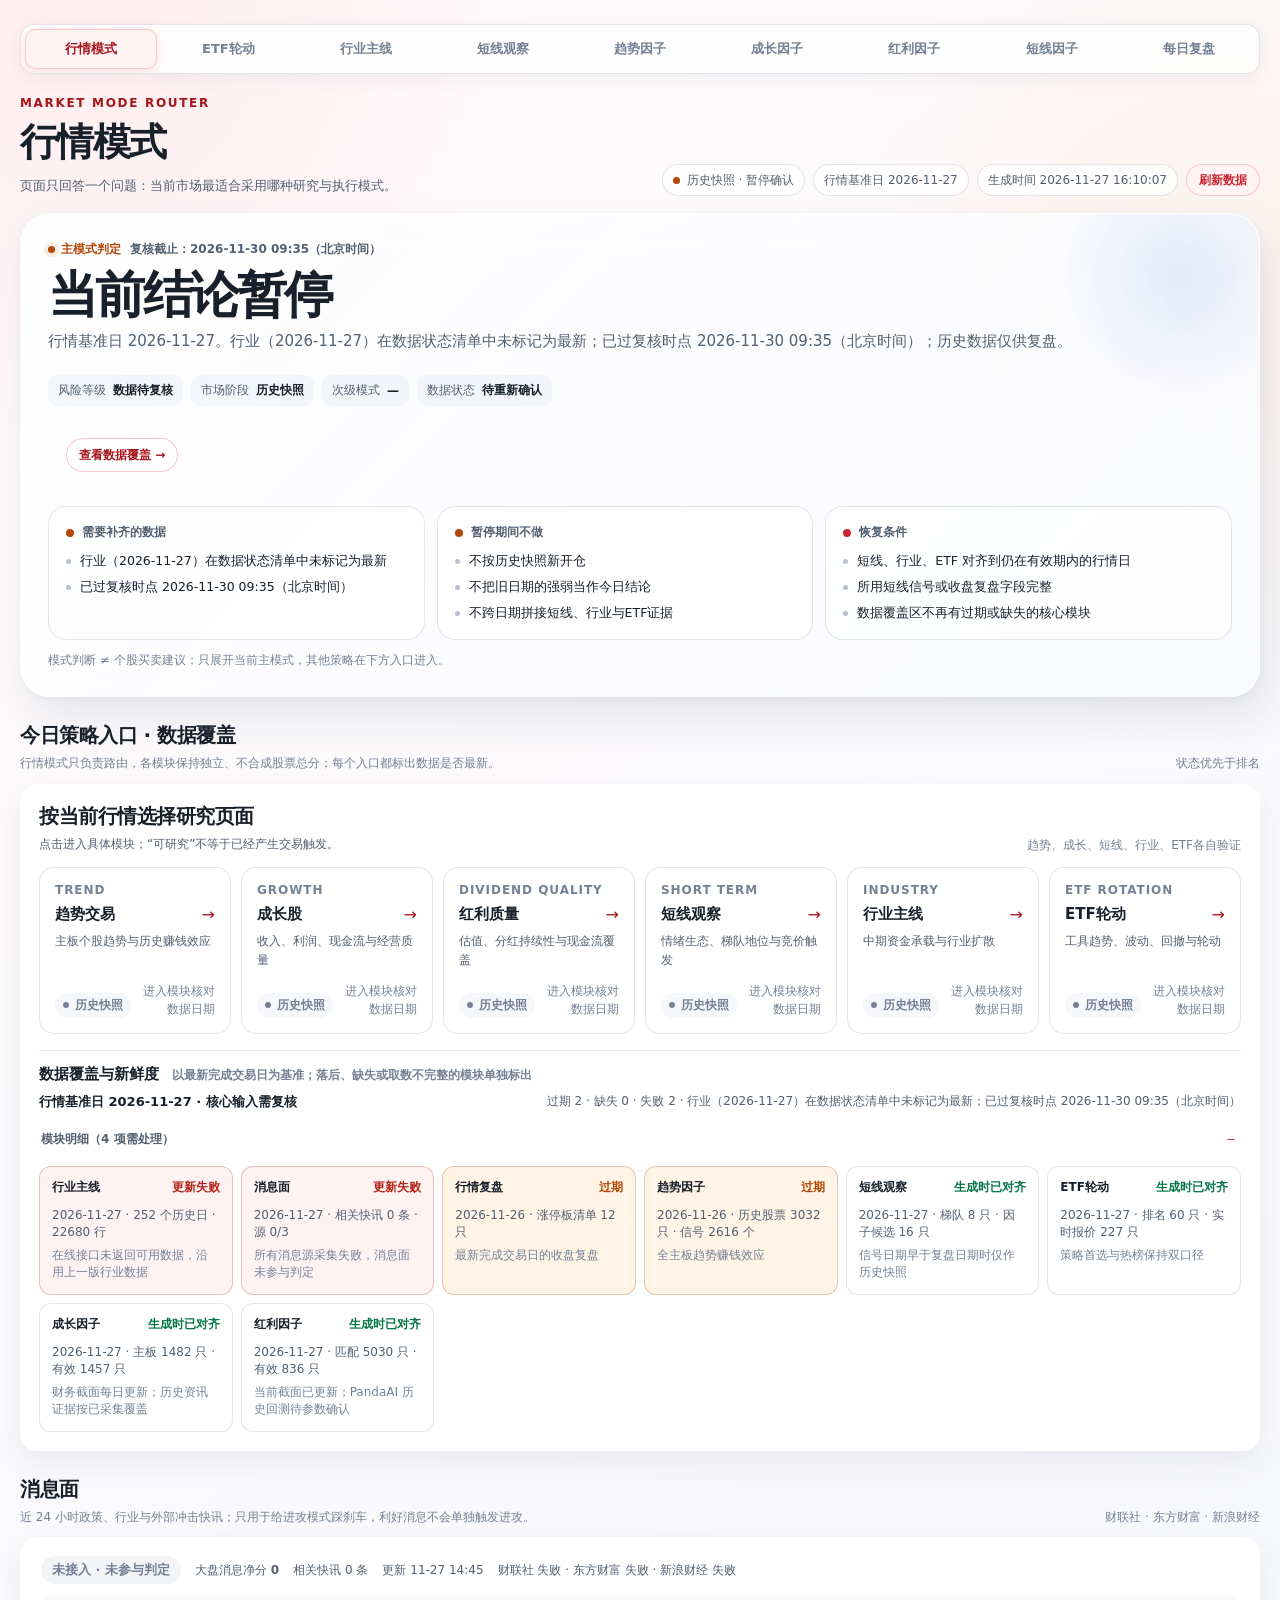
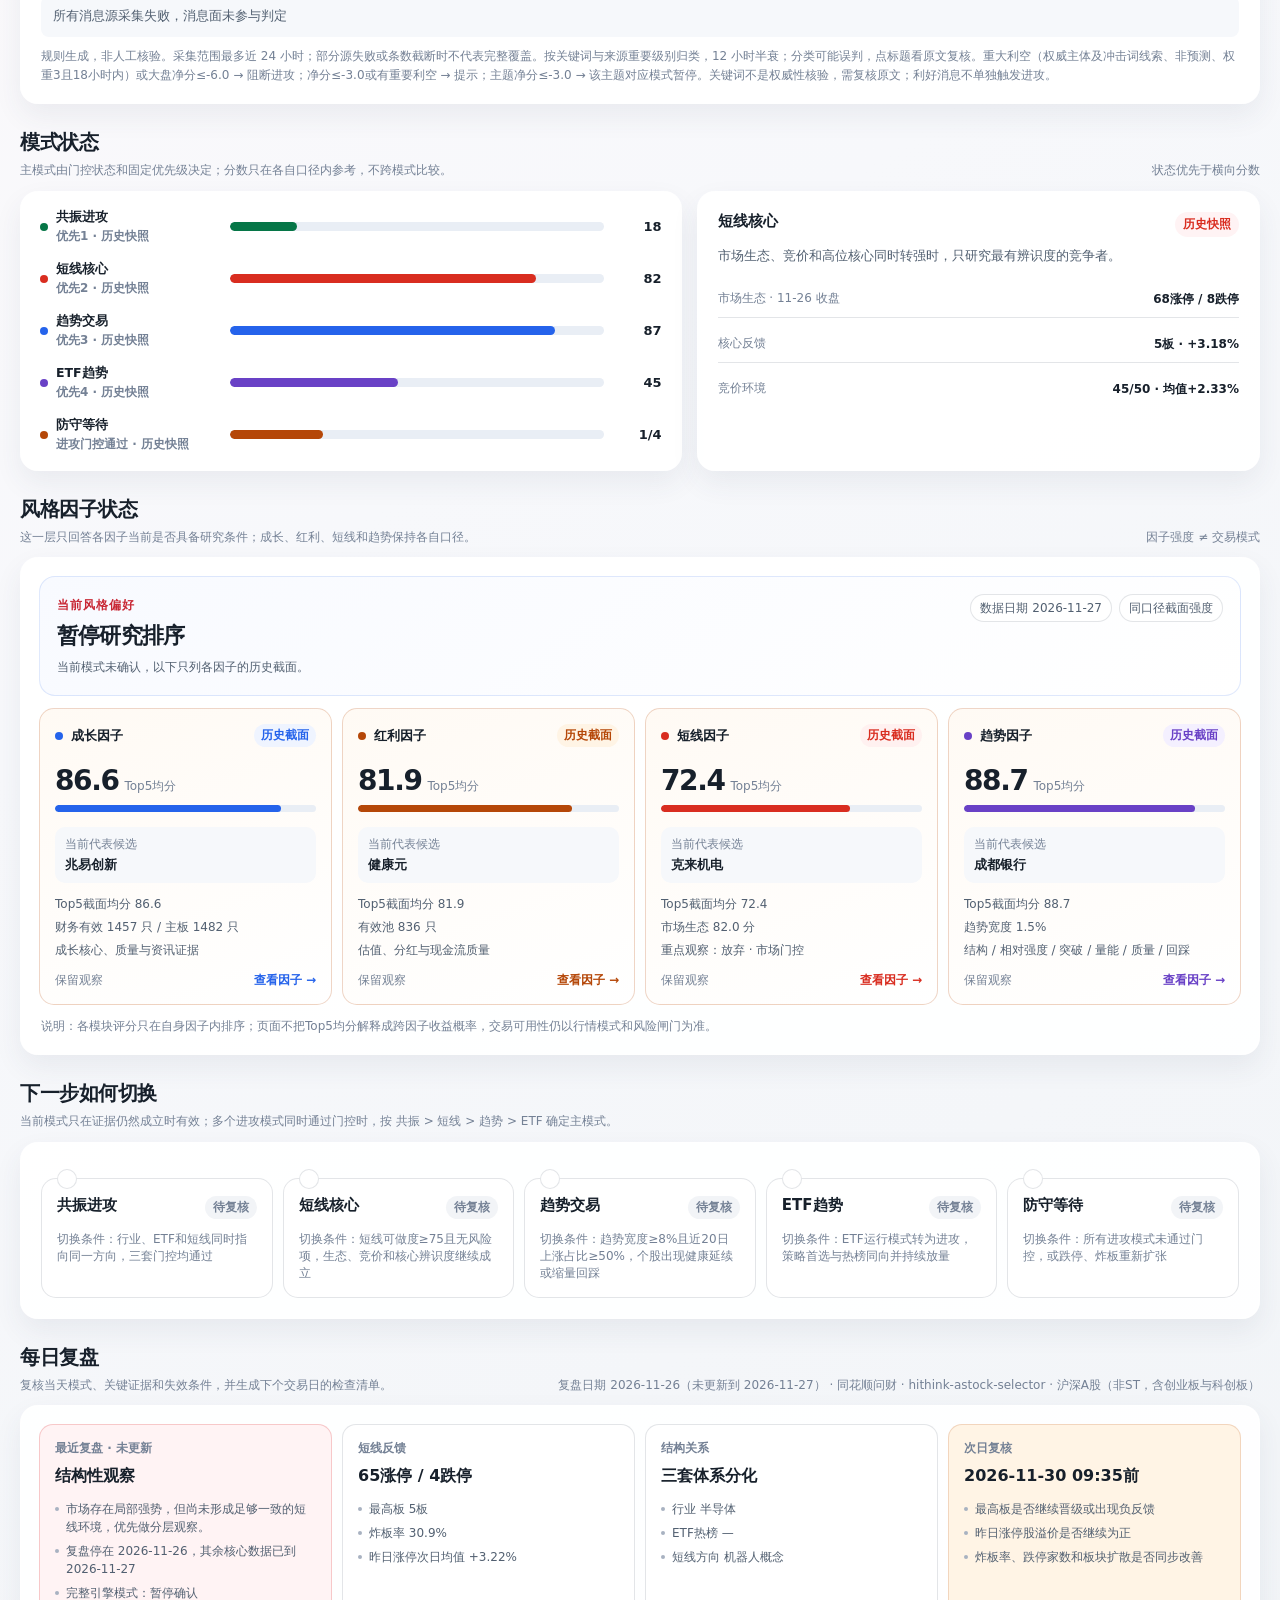
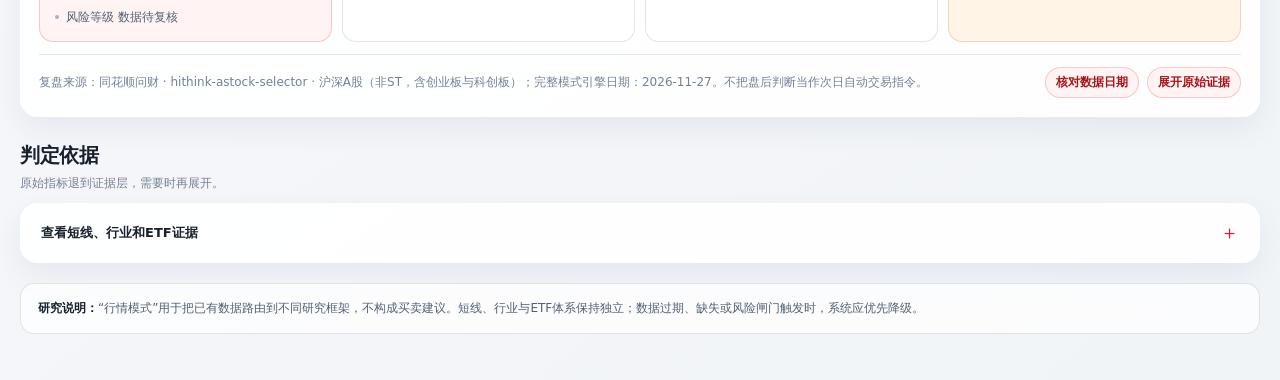
<file: index.html>
<!doctype html>
<html lang="zh-CN">
  <head>
    <meta charset="utf-8" />
    <meta name="viewport" content="width=device-width, initial-scale=1" />
    <meta http-equiv="refresh" content="0; url=./web/market_mode.html" />
    <title>行情模式 · 决策入口</title>
    <script>
      window.location.replace("./web/market_mode.html");
    </script>
  </head>
  <body>
    <a href="./web/market_mode.html">Open market mode dashboard</a>
  </body>
</html>
</file>
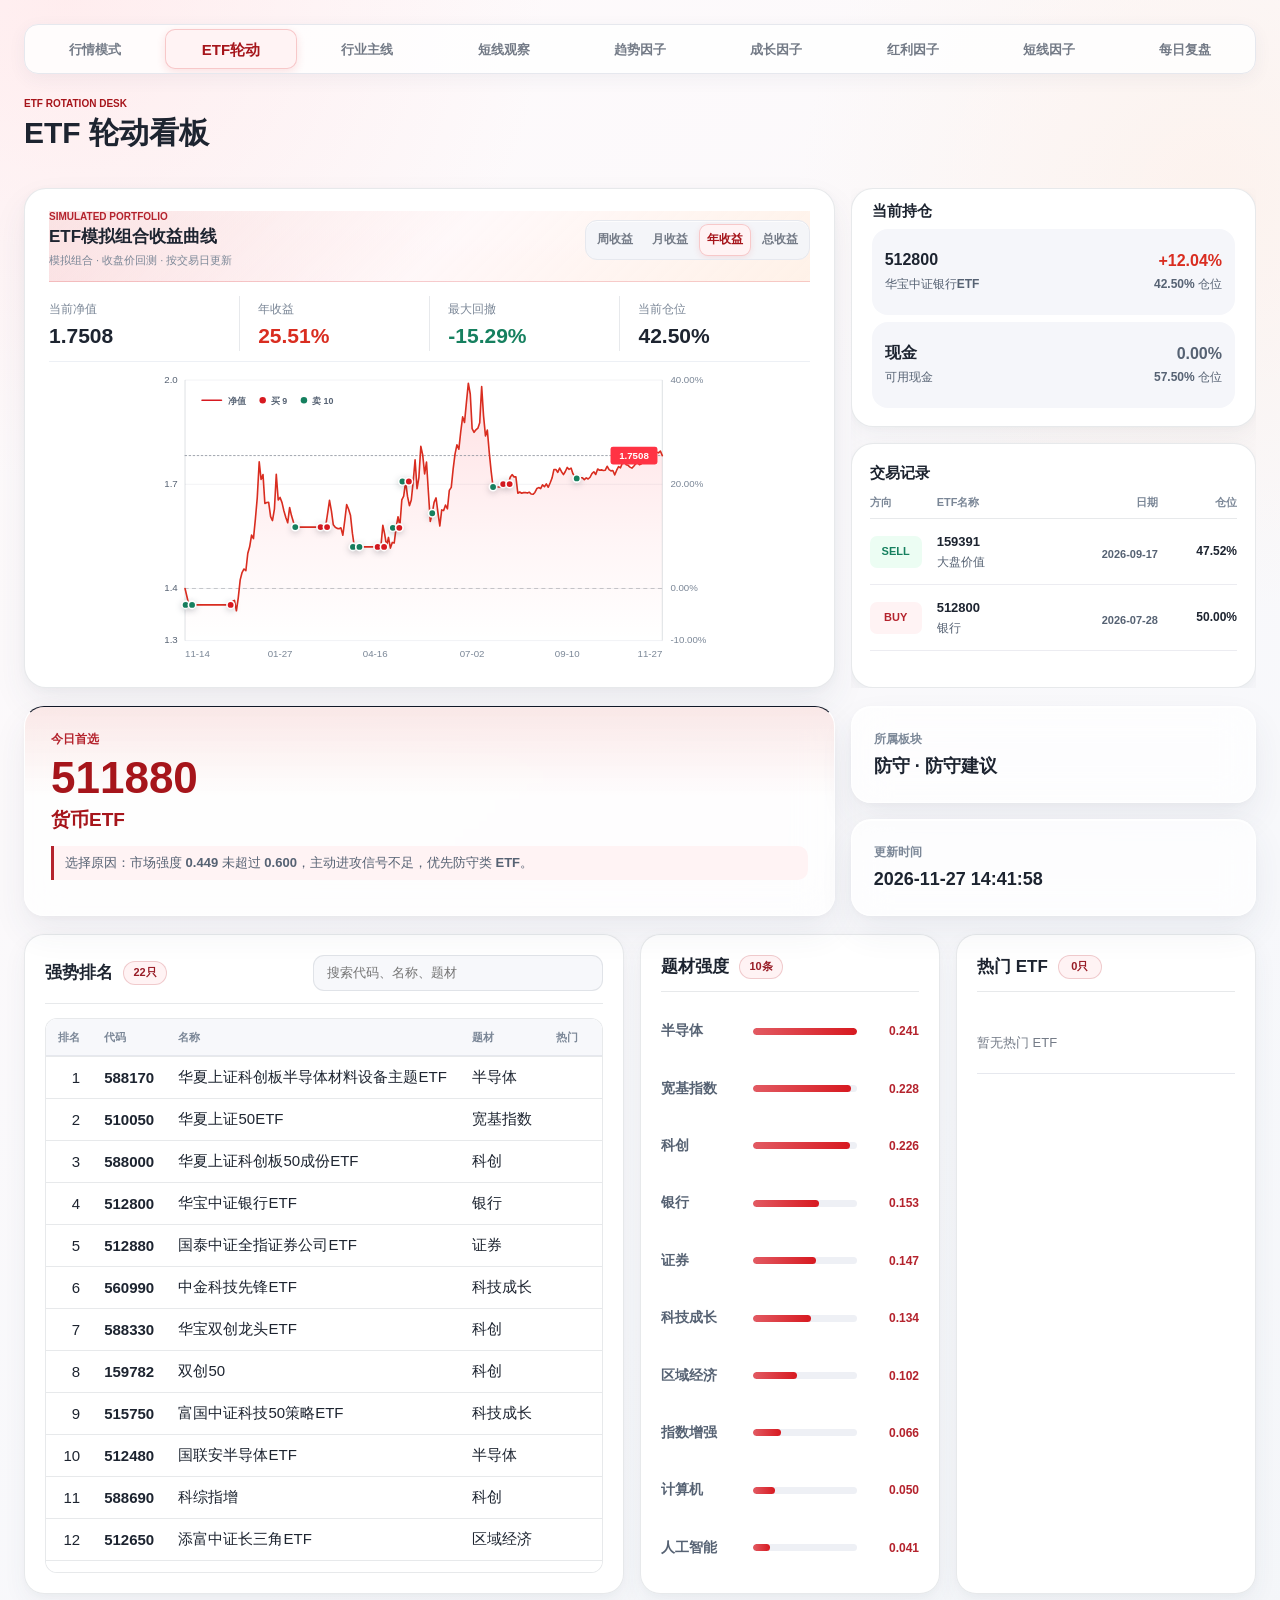
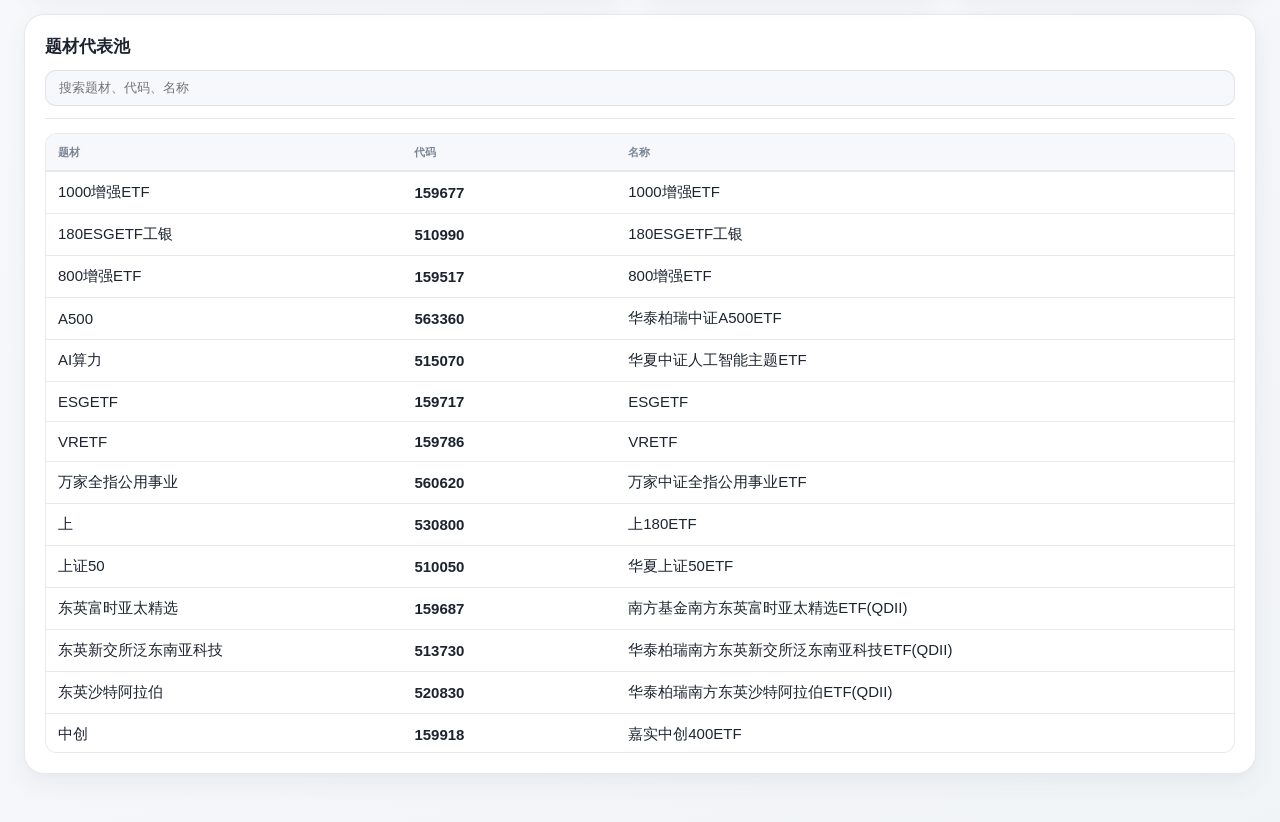
<file: web/index.html>
<!doctype html>
<html lang="zh-CN">
  <head>
    <meta charset="utf-8" />
    <meta name="viewport" content="width=device-width, initial-scale=1" />
    <title>ETF 轮动看板</title>
    <link rel="stylesheet" href="./styles.css?v=20260810-hot-card-stable" />
    <link rel="stylesheet" href="./red_theme.css?v=20260831-nav-stable3" />
  </head>
  <body>
    <main class="shell">
      <nav class="dashboard-tabs" aria-label="看板页面">
        <a class="dashboard-tab" href="./market_mode.html">行情模式</a>
        <a class="dashboard-tab active" href="./index.html" aria-current="page">ETF轮动</a>
        <a class="dashboard-tab" href="./industry_mainline_dashboard.html">行业主线</a>
        <a class="dashboard-tab" href="./shortterm_dashboard.html">短线观察</a>
        <a class="dashboard-tab" href="./trend_engine.html">趋势因子</a>
        <a class="dashboard-tab" href="./growth_factor.html">成长因子</a>
        <a class="dashboard-tab" href="./dividend_factor.html">红利因子</a>
        <a class="dashboard-tab" href="./shortterm_factor_preview.html">短线因子</a>
        <a class="dashboard-tab" href="./market_mode.html#daily-review">每日复盘</a>
      </nav>
      <header class="topbar">
        <div>
          <p class="eyebrow">ETF Rotation Desk</p>
          <h1>ETF 轮动看板</h1>
        </div>
      </header>

      <section class="panel backtest-panel">
        <div class="backtest-body">
          <div class="chart-column">
            <div class="curve-banner">
              <div>
                <span>SIMULATED PORTFOLIO</span>
                <h2>ETF模拟组合收益曲线</h2>
                <p class="curve-meta">模拟组合 · 收盘价回测 · 按交易日更新</p>
              </div>
              <div class="period-tabs" id="bt-period-tabs" aria-label="收益区间">
                <button type="button" data-period="week" aria-pressed="false">周收益</button>
                <button type="button" data-period="month" aria-pressed="false">月收益</button>
                <button type="button" data-period="year" class="active" aria-pressed="true">年收益</button>
                <button type="button" data-period="all" aria-pressed="false">总收益</button>
              </div>
            </div>
            <div class="backtest-stats">
              <div>
                <span>当前净值</span>
                <strong id="bt-net-value">--</strong>
              </div>
              <div>
                <span id="bt-return-label">总收益</span>
                <strong id="bt-total-return">--</strong>
              </div>
              <div>
                <span>最大回撤</span>
                <strong id="bt-max-drawdown">--</strong>
              </div>
              <div>
                <span>当前仓位</span>
                <strong id="bt-exposure">--</strong>
              </div>
            </div>
            <div class="chart-shell">
              <svg id="backtest-chart" viewBox="0 0 720 360" role="img" aria-label="近一年增强自适应模拟交易净值曲线"></svg>
            </div>
          </div>
          <div class="backtest-lists">
            <div>
              <h3>当前持仓</h3>
              <div id="bt-positions" class="mini-list"></div>
            </div>
            <div>
              <h3>交易记录</h3>
              <div class="trade-header" aria-label="交易记录字段说明">
                <span>方向</span>
                <span>ETF名称</span>
                <span>日期</span>
                <span>仓位</span>
              </div>
              <div id="bt-trades" class="mini-list trades-scroll"></div>
            </div>
          </div>
        </div>
      </section>

      <section class="hero">
        <div class="pick-block">
          <span class="label">今日首选</span>
          <div class="pick-code" id="pick-code">--</div>
          <div class="pick-name" id="pick-name">--</div>
          <div class="pick-reason" id="pick-reason">--</div>
        </div>
        <div class="pick-side">
          <div class="pick-side-item">
            <span>所属板块</span>
            <strong id="pick-theme">--</strong>
          </div>
          <div class="pick-side-item">
            <span>更新时间</span>
            <strong id="updated-at">--</strong>
          </div>
        </div>
      </section>

      <section class="layout">
        <div class="panel wide rank-panel">
          <div class="panel-head">
            <div class="panel-title">
              <h2>强势排名</h2>
              <span class="limit-badge" id="rank-limit-badge">--</span>
            </div>
            <input id="rank-search" type="search" placeholder="搜索代码、名称、题材" />
          </div>
          <div class="table-wrap">
            <table>
              <thead>
                <tr>
                  <th>排名</th>
                  <th>代码</th>
                  <th>名称</th>
                  <th>题材</th>
                  <th>热门</th>
                  <th>评分</th>
                  <th>20日收益</th>
                  <th>波动</th>
                  <th>规模</th>
                </tr>
              </thead>
              <tbody id="rank-body"></tbody>
            </table>
          </div>
        </div>

        <div class="panel theme-panel">
          <div class="panel-head">
            <div class="panel-title">
              <h2>题材强度</h2>
              <span class="limit-badge" id="theme-limit-badge">--</span>
            </div>
          </div>
          <div class="bars" id="theme-bars"></div>
        </div>

        <div class="panel hot-panel">
          <div class="panel-head">
            <div class="panel-title">
              <h2>热门 ETF</h2>
              <span class="limit-badge" id="hot-limit-badge">--</span>
            </div>
          </div>
          <div class="hot-list" id="hot-etfs"></div>
        </div>
      </section>

      <section class="panel">
        <div class="panel-head">
          <h2>题材代表池</h2>
          <input id="pool-search" type="search" placeholder="搜索题材、代码、名称" />
        </div>
        <div class="table-wrap compact">
          <table class="pool-table">
            <thead>
              <tr>
                <th>题材</th>
                <th>代码</th>
                <th>名称</th>
              </tr>
            </thead>
            <tbody id="pool-body"></tbody>
          </table>
        </div>
      </section>
    </main>

  <script src="../outputs/etf_local_data.js?v=20260831-etf-curve-fix"></script>
  <script src="./app.js?v=20260826-local-fallback"></script>
    <script src="./dashboard_nav.js?v=20260831"></script>
  </body>
</html>
</file>
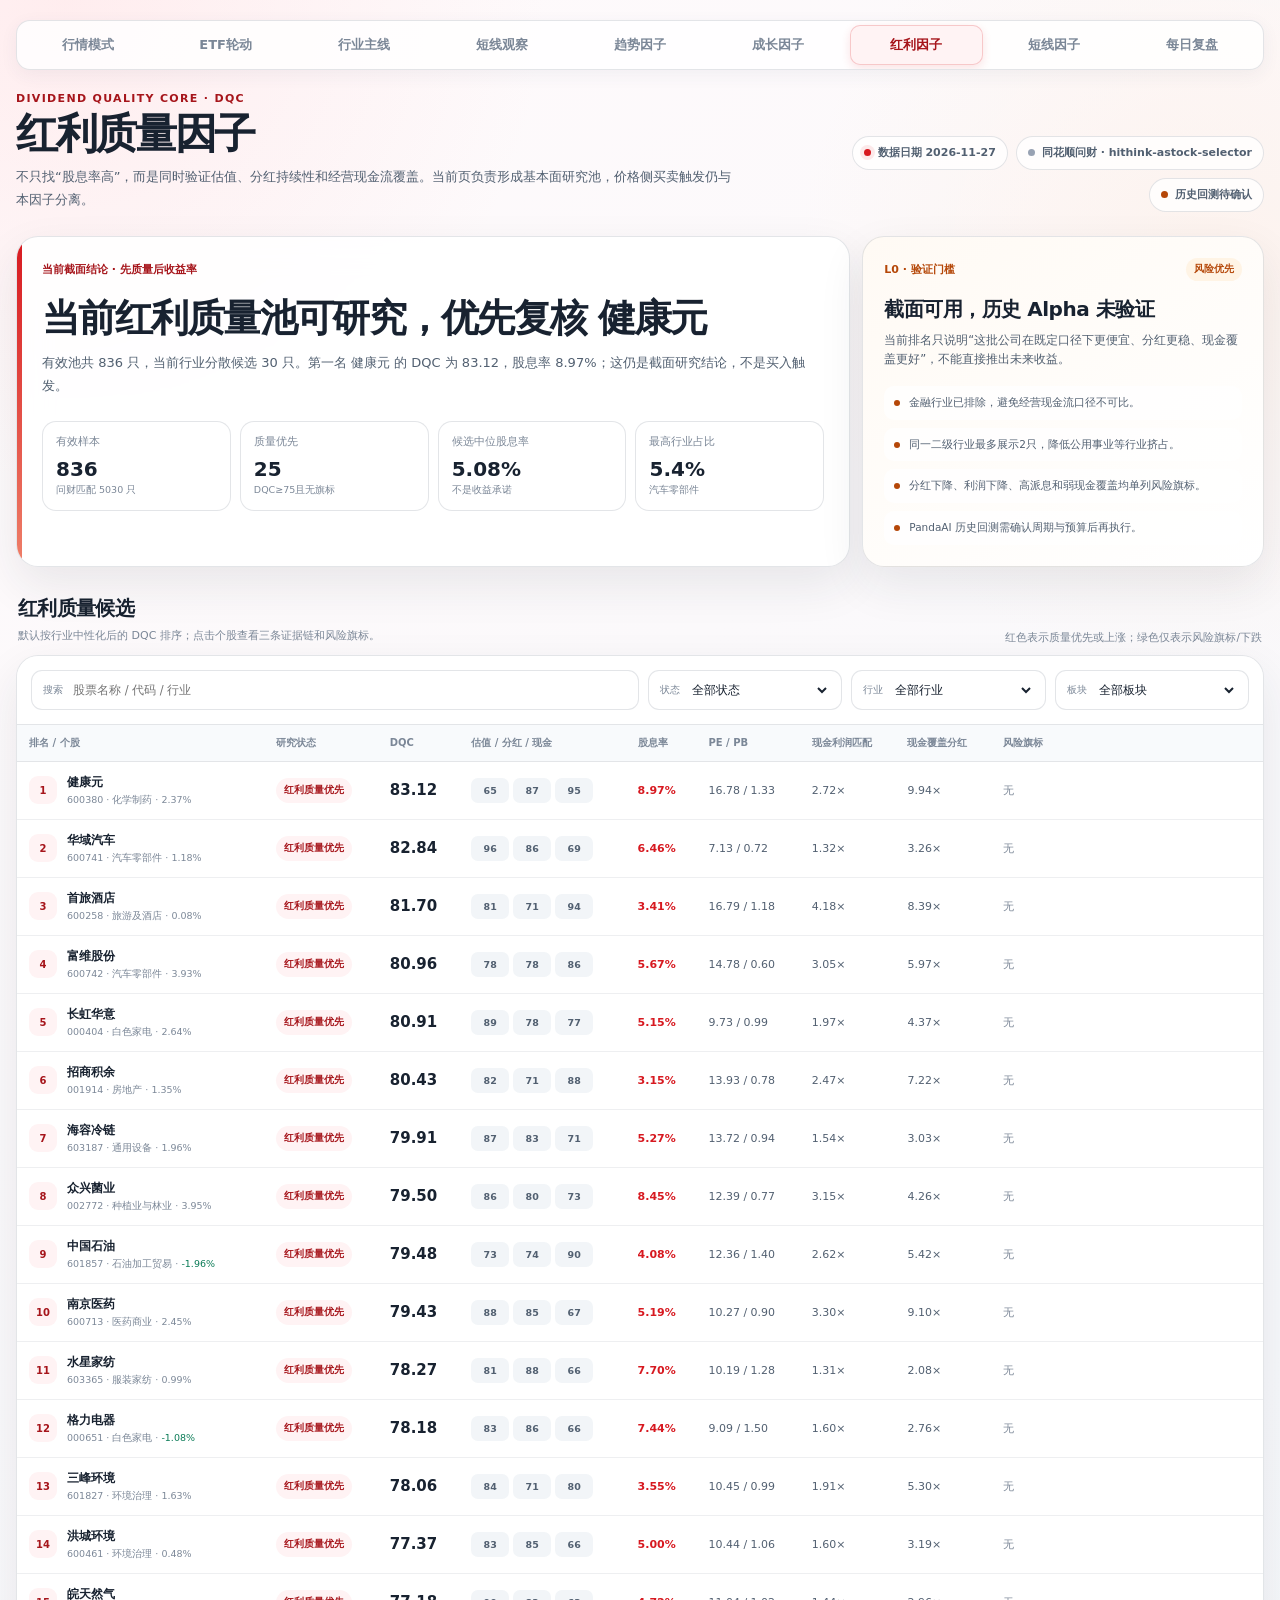
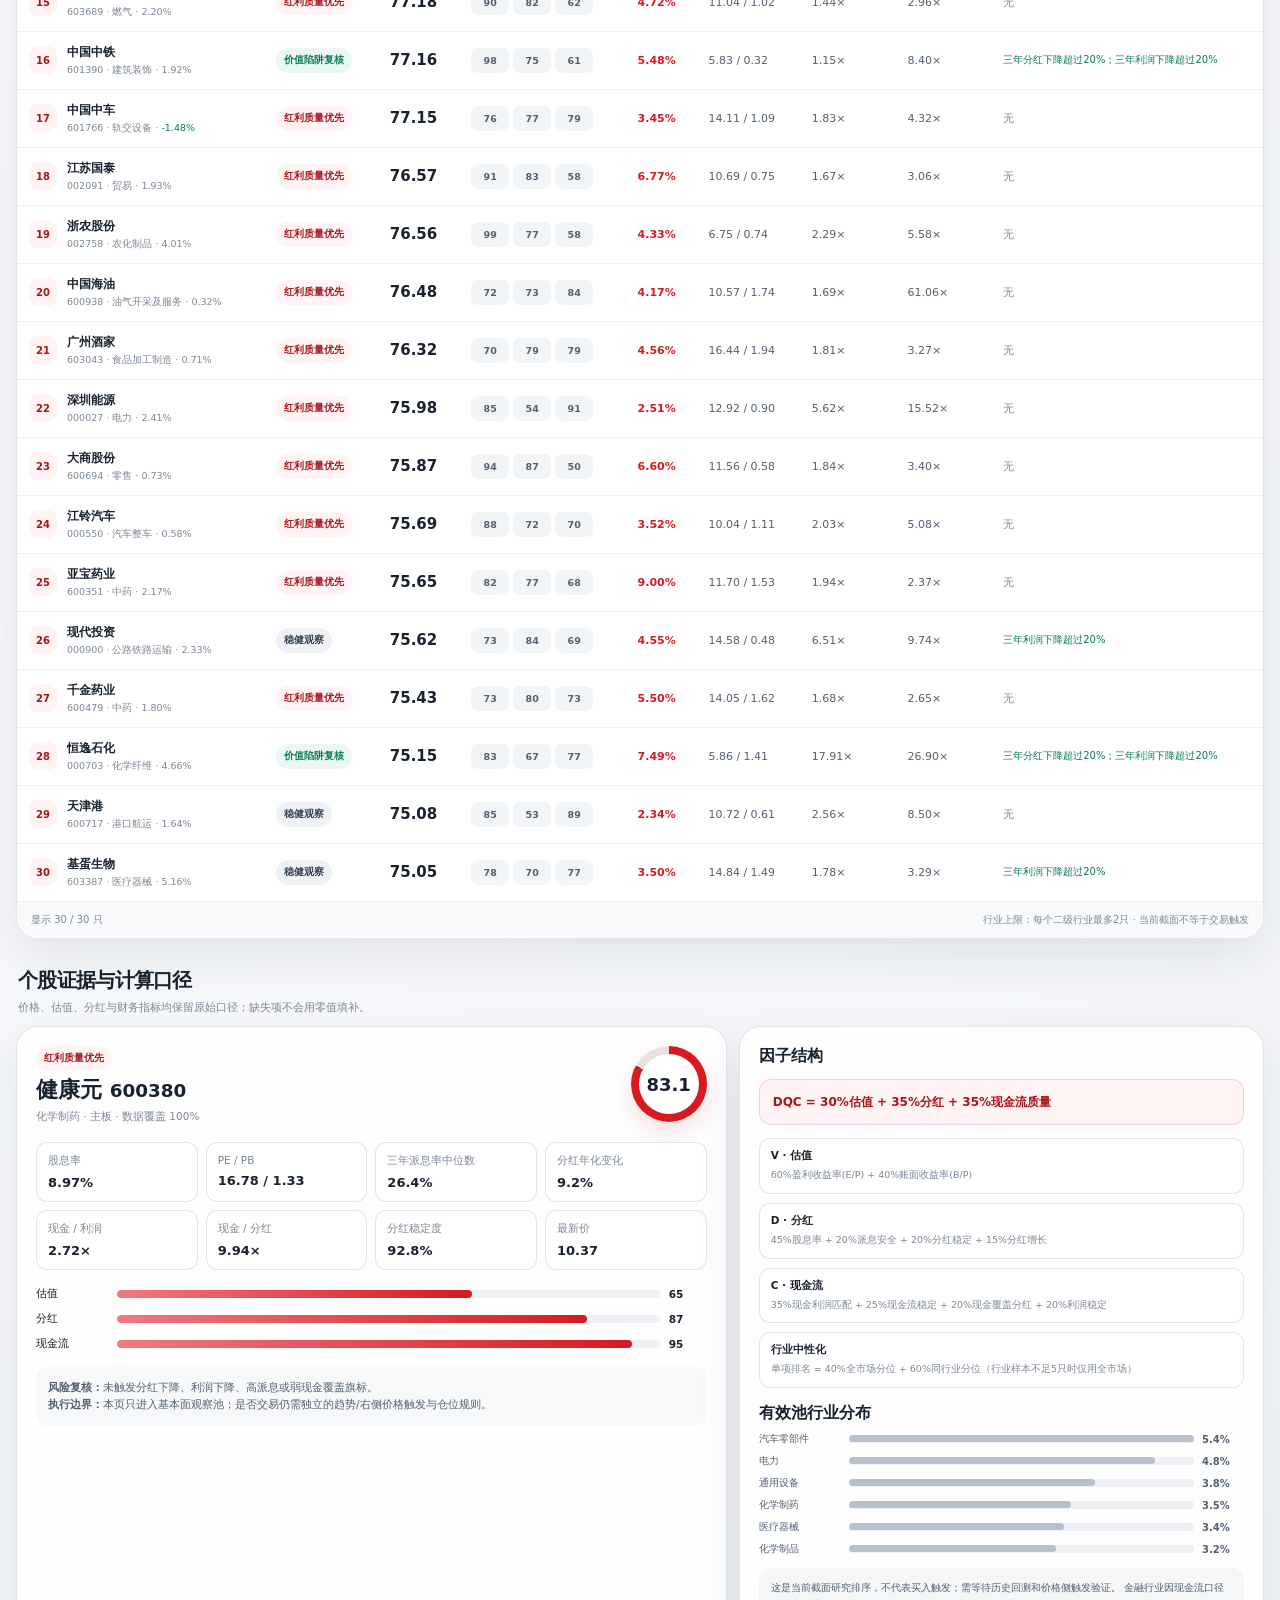
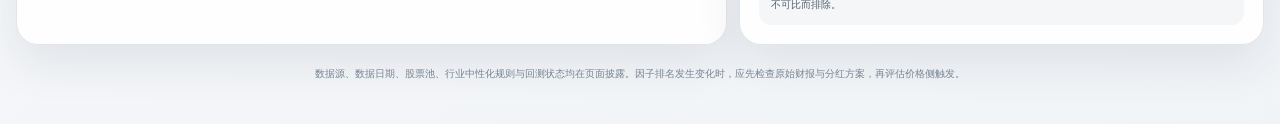
<file: web/dividend_factor.html>
<!doctype html>
<html lang="zh-CN">
<head>
  <meta charset="utf-8">
  <meta name="viewport" content="width=device-width,initial-scale=1">
  <title>DQC 红利质量因子</title>
  <link rel="stylesheet" href="./red_theme.css?v=20260831-nav-stable3">
  <style>
    :root {
      --text:#182230; --text-2:#526071; --text-3:#7b8797; --line:rgb(69 84 103 / .15);
      --surface:rgb(255 255 255 / .88); --solid:#fff; --red:#d71920; --red-dark:#a6151b;
      --red-soft:#fff3f4; --green:#087a55; --green-soft:#eaf8f2; --warning:#b54708; --warning-soft:#fff4e5;
      --shadow:0 18px 46px rgb(32 43 56 / .09);
    }
    * { box-sizing:border-box; }
    html { scroll-behavior:smooth; }
    body { margin:0; color:var(--text); font-family:Inter,"PingFang SC","Microsoft YaHei",system-ui,sans-serif; }
    button,input,select { font:inherit; }
    .shell { width:min(1420px,calc(100% - 32px)); margin:0 auto; padding:20px 0 42px; }
    .dashboard-tabs { margin-bottom:22px; }
    .topbar { display:flex; justify-content:space-between; gap:24px; align-items:flex-end; }
    .eyebrow { margin:0 0 7px; color:var(--red-dark); font-size:11px; font-weight:850; letter-spacing:.12em; }
    h1 { margin:0; font-size:clamp(28px,3.3vw,46px); letter-spacing:-.055em; line-height:1.05; }
    .subtitle { max-width:760px; margin:10px 0 0; color:var(--text-2); font-size:13px; line-height:1.75; }
    .source-stack { display:flex; flex-wrap:wrap; justify-content:flex-end; gap:8px; }
    .pill { display:inline-flex; align-items:center; min-height:34px; padding:0 11px; border:1px solid var(--line); border-radius:999px; color:var(--text-2); background:rgb(255 255 255 / .78); font-size:11px; font-weight:750; }
    .pill::before { width:7px; height:7px; margin-right:7px; border-radius:50%; background:#98a2b3; content:""; }
    .pill.ok::before { background:var(--red); box-shadow:0 0 0 4px rgb(215 25 32 / .09); }
    .pill.pending::before { background:var(--warning); }
    .decision { display:grid; grid-template-columns:minmax(0,1.35fr) minmax(280px,.65fr); gap:12px; margin-top:24px; }
    .p0,.risk-gate,.panel { border:1px solid var(--line); border-radius:22px; background:var(--surface); box-shadow:var(--shadow); backdrop-filter:blur(16px); }
    .p0 { position:relative; overflow:hidden; min-height:260px; padding:25px; }
    .p0::before { position:absolute; inset:0 auto 0 0; width:5px; background:linear-gradient(180deg,var(--red),#ee7f69); content:""; }
    .p0-kicker { display:flex; gap:8px; align-items:center; color:var(--red-dark); font-size:11px; font-weight:850; }
    .p0 h2 { margin:16px 0 8px; font-size:clamp(24px,3vw,38px); letter-spacing:-.045em; }
    .p0 p { max-width:820px; margin:0; color:var(--text-2); font-size:13px; line-height:1.75; }
    .hero-metrics { display:grid; grid-template-columns:repeat(4,minmax(0,1fr)); gap:9px; margin-top:24px; }
    .hero-metric { min-height:82px; padding:13px; border:1px solid var(--line); border-radius:14px; background:#fff; }
    .hero-metric span,.detail-stat span { display:block; color:var(--text-3); font-size:10.5px; }
    .hero-metric strong { display:block; margin-top:8px; font-size:20px; }
    .hero-metric small { display:block; margin-top:3px; color:var(--text-3); font-size:9.5px; }
    .risk-gate { padding:21px; background:linear-gradient(145deg,#fffaf4,#fff); }
    .risk-title { display:flex; align-items:center; justify-content:space-between; gap:12px; }
    .risk-title span { color:var(--warning); font-size:11px; font-weight:850; }
    .risk-title b { padding:5px 8px; border-radius:999px; color:var(--warning); background:var(--warning-soft); font-size:9.5px; }
    .risk-gate h3 { margin:15px 0 8px; font-size:20px; letter-spacing:-.025em; }
    .risk-gate p { margin:0; color:var(--text-2); font-size:11.5px; line-height:1.7; }
    .gate-list { display:grid; gap:8px; margin:16px 0 0; padding:0; list-style:none; }
    .gate-list li { display:flex; gap:9px; padding:9px 10px; border-radius:10px; color:var(--text-2); background:rgb(255 255 255 / .8); font-size:10.5px; line-height:1.5; }
    .gate-list li::before { flex:0 0 auto; width:6px; height:6px; margin-top:5px; border-radius:50%; background:var(--warning); content:""; }
    .section-head { display:flex; justify-content:space-between; align-items:flex-end; gap:18px; margin:28px 2px 10px; }
    .section-head h2 { margin:0; font-size:20px; letter-spacing:-.035em; }
    .section-head p { margin:5px 0 0; color:var(--text-3); font-size:11px; line-height:1.6; }
    .section-note { color:var(--text-3); font-size:10.5px; text-align:right; }
    .panel { overflow:hidden; }
    .filters { display:grid; grid-template-columns:minmax(220px,1fr) repeat(3,minmax(130px,.32fr)); gap:9px; padding:14px; border-bottom:1px solid var(--line); background:rgb(255 255 255 / .68); }
    .field { display:flex; align-items:center; min-height:40px; padding:0 11px; border:1px solid var(--line); border-radius:11px; background:#fff; }
    .field input,.field select { width:100%; border:0; outline:0; color:var(--text); background:transparent; font-size:11.5px; }
    .field label { margin-right:8px; color:var(--text-3); font-size:10px; white-space:nowrap; }
    .table-wrap { overflow:auto; background:#fff; }
    table { width:100%; min-width:1130px; border-collapse:collapse; }
    th { position:sticky; top:0; z-index:1; padding:11px 12px; border-bottom:1px solid var(--line); color:var(--text-3); background:#f8fafc; font-size:10px; font-weight:800; text-align:left; white-space:nowrap; }
    td { padding:12px; border-bottom:1px solid rgb(69 84 103 / .09); color:var(--text-2); font-size:11px; vertical-align:middle; }
    tbody tr { cursor:pointer; transition:background .15s ease; }
    tbody tr:focus-visible { outline:2px solid var(--red); outline-offset:-2px; }
    .stock { display:flex; align-items:center; gap:10px; min-width:160px; }
    .rank { display:grid; place-items:center; width:28px; height:28px; border-radius:9px; color:var(--red-dark); background:var(--red-soft); font-size:10px; font-weight:850; }
    .stock strong,.stock small { display:block; }
    .stock strong { color:var(--text); font-size:12px; }
    .stock small { margin-top:3px; color:var(--text-3); font-size:9.5px; }
    .status { display:inline-flex; align-items:center; min-height:25px; padding:0 8px; border-radius:999px; font-size:9.5px; font-weight:850; white-space:nowrap; }
    .status.priority { color:var(--red-dark); background:var(--red-soft); }
    .status.watch { color:#344054; background:#eef2f6; }
    .status.trap { color:var(--green); background:var(--green-soft); }
    .score { color:var(--text); font-size:15px; font-weight:850; }
    .subscores { display:grid; grid-template-columns:repeat(3,38px); gap:4px; }
    .subscores span { display:grid; place-items:center; min-height:25px; border-radius:7px; color:var(--text-2); background:#f2f5f8; font-size:9.5px; font-weight:800; }
    .yield { color:var(--red); font-weight:850; }
    .down { color:var(--green) !important; }
    .risk-none { color:var(--text-3); }
    .risk-flags { max-width:220px; color:var(--green); font-size:10px; line-height:1.45; }
    .empty { padding:42px; color:var(--text-3); text-align:center; }
    .table-foot { display:flex; justify-content:space-between; gap:12px; padding:11px 14px; color:var(--text-3); background:#f8fafc; font-size:10px; }
    .lower-grid { display:grid; grid-template-columns:minmax(0,1.15fr) minmax(300px,.85fr); gap:12px; }
    .detail,.method { padding:19px; }
    .detail-head { display:flex; justify-content:space-between; gap:18px; align-items:flex-start; }
    .detail-head h3 { margin:4px 0 0; font-size:22px; }
    .detail-head p { margin:5px 0 0; color:var(--text-3); font-size:10.5px; }
    .score-orb { display:grid; place-items:center; width:76px; height:76px; border-radius:50%; background:conic-gradient(var(--red) calc(var(--score,0)*1%),#eadfe1 0); box-shadow:0 10px 22px rgb(215 25 32 / .14); }
    .score-orb::after { display:grid; place-items:center; width:60px; height:60px; border-radius:50%; color:var(--text); background:#fff; font-size:18px; font-weight:850; content:attr(data-score); }
    .detail-stats { display:grid; grid-template-columns:repeat(4,minmax(0,1fr)); gap:8px; margin-top:18px; }
    .detail-stat { padding:11px; border:1px solid var(--line); border-radius:11px; background:#fff; }
    .detail-stat strong { display:block; margin-top:7px; font-size:13px; }
    .factor-bars { display:grid; gap:11px; margin-top:17px; }
    .bar-line { display:grid; grid-template-columns:72px 1fr 38px; align-items:center; gap:9px; font-size:10.5px; }
    .bar-track { height:8px; overflow:hidden; border-radius:999px; background:#edf1f5; }
    .bar-track i { display:block; width:calc(var(--value,0)*1%); height:100%; border-radius:inherit; background:linear-gradient(90deg,#ef7a80,var(--red)); }
    .detail-risk { margin-top:16px; padding:12px; border-radius:12px; color:var(--text-2); background:#f6f8fa; font-size:10.5px; line-height:1.65; }
    .method h3 { margin:0; font-size:16px; }
    .formula { margin-top:12px; padding:13px; border:1px solid rgb(215 25 32 / .16); border-radius:12px; color:var(--red-dark); background:var(--red-soft); font-size:12px; font-weight:850; line-height:1.5; }
    .method-list { display:grid; gap:9px; margin:13px 0 0; padding:0; list-style:none; }
    .method-list li { padding:10px 11px; border:1px solid var(--line); border-radius:11px; background:#fff; }
    .method-list strong,.method-list span { display:block; }
    .method-list strong { font-size:10.5px; }
    .method-list span { margin-top:5px; color:var(--text-3); font-size:9.5px; line-height:1.55; }
    .industry-bars { display:grid; gap:8px; margin-top:15px; }
    .industry-row { display:grid; grid-template-columns:82px 1fr 42px; gap:8px; align-items:center; color:var(--text-2); font-size:10px; }
    .industry-row i { display:block; width:calc(var(--share,0)*1%); height:7px; border-radius:99px; background:#b7c0cb; }
    .research-note { margin-top:12px; padding:12px; border-radius:12px; color:var(--text-2); background:#f4f6f8; font-size:10px; line-height:1.65; }
    .footer { margin-top:20px; color:var(--text-3); font-size:10px; line-height:1.7; text-align:center; }
    @media (max-width:980px) { .decision,.lower-grid { grid-template-columns:1fr; } .hero-metrics { grid-template-columns:repeat(2,1fr); } .source-stack { justify-content:flex-start; } .topbar { align-items:flex-start; flex-direction:column; } }
    @media (max-width:700px) { .shell { width:min(100% - 18px,1420px); padding-top:10px; } .filters { grid-template-columns:1fr 1fr; } .filters .field:first-child { grid-column:1/-1; } .hero-metrics,.detail-stats { grid-template-columns:repeat(2,1fr); } .p0,.risk-gate,.detail,.method { padding:16px; } .section-head { align-items:flex-start; flex-direction:column; } .section-note { text-align:left; } }
    @media (max-width:460px) { .filters { grid-template-columns:1fr; } .filters .field:first-child { grid-column:auto; } .hero-metrics { grid-template-columns:1fr 1fr; } .detail-head { align-items:flex-start; } }
    @media (prefers-reduced-transparency:reduce) { .p0,.risk-gate,.panel { background:#fff; backdrop-filter:none; } }
    @media (prefers-reduced-motion:reduce) { *,*::before,*::after { scroll-behavior:auto!important; transition:none!important; } }
  </style>
</head>
<body>
  <main class="shell">
    <nav class="dashboard-tabs" aria-label="看板页面"></nav>

    <header class="topbar">
      <div>
        <p class="eyebrow">DIVIDEND QUALITY CORE · DQC</p>
        <h1>红利质量因子</h1>
        <p class="subtitle">不只找“股息率高”，而是同时验证估值、分红持续性和经营现金流覆盖。当前页负责形成基本面研究池，价格侧买卖触发仍与本因子分离。</p>
      </div>
      <div class="source-stack">
        <span class="pill ok" id="data-date">数据日期 —</span>
        <span class="pill" id="data-source">数据源 —</span>
        <span class="pill pending" id="validation-state">历史回测待确认</span>
      </div>
    </header>

    <section class="decision" aria-label="红利因子当前结论">
      <article class="p0">
        <div class="p0-kicker">当前截面结论 · 先质量后收益率</div>
        <h2 id="hero-title">正在读取红利质量池</h2>
        <p id="hero-copy">等待同花顺问财截面与风险门槛完成加载。</p>
        <div class="hero-metrics">
          <div class="hero-metric"><span>有效样本</span><strong id="valid-count">—</strong><small id="matched-count">全A筛选</small></div>
          <div class="hero-metric"><span>质量优先</span><strong id="priority-count">—</strong><small>DQC≥75且无旗标</small></div>
          <div class="hero-metric"><span>候选中位股息率</span><strong id="median-yield">—</strong><small>不是收益承诺</small></div>
          <div class="hero-metric"><span>最高行业占比</span><strong id="industry-share">—</strong><small id="industry-name">有效池分布</small></div>
        </div>
      </article>
      <aside class="risk-gate">
        <div class="risk-title"><span>L0 · 验证门槛</span><b>风险优先</b></div>
        <h3>截面可用，历史 Alpha 未验证</h3>
        <p>当前排名只说明“这批公司在既定口径下更便宜、分红更稳、现金覆盖更好”，不能直接推出未来收益。</p>
        <ul class="gate-list">
          <li>金融行业已排除，避免经营现金流口径不可比。</li>
          <li>同一二级行业最多展示2只，降低公用事业等行业挤占。</li>
          <li>分红下降、利润下降、高派息和弱现金覆盖均单列风险旗标。</li>
          <li>PandaAI 历史回测需确认周期与预算后再执行。</li>
        </ul>
      </aside>
    </section>

    <div class="section-head">
      <div><h2>红利质量候选</h2><p>默认按行业中性化后的 DQC 排序；点击个股查看三条证据链和风险旗标。</p></div>
      <div class="section-note">红色表示质量优先或上涨；绿色仅表示风险旗标/下跌</div>
    </div>
    <section class="panel">
      <div class="filters">
        <div class="field"><label for="search">搜索</label><input id="search" type="search" placeholder="股票名称 / 代码 / 行业"></div>
        <div class="field"><label for="status-filter">状态</label><select id="status-filter"><option value="">全部状态</option></select></div>
        <div class="field"><label for="industry-filter">行业</label><select id="industry-filter"><option value="">全部行业</option></select></div>
        <div class="field"><label for="board-filter">板块</label><select id="board-filter"><option value="">全部板块</option></select></div>
      </div>
      <div class="table-wrap">
        <table>
          <thead><tr><th>排名 / 个股</th><th>研究状态</th><th>DQC</th><th>估值 / 分红 / 现金</th><th>股息率</th><th>PE / PB</th><th>现金利润匹配</th><th>现金覆盖分红</th><th>风险旗标</th></tr></thead>
          <tbody id="candidate-body"><tr><td colspan="9" class="empty">正在加载数据…</td></tr></tbody>
        </table>
      </div>
      <div class="table-foot"><span id="result-count">—</span><span>行业上限：每个二级行业最多2只 · 当前截面不等于交易触发</span></div>
    </section>

    <div class="section-head">
      <div><h2>个股证据与计算口径</h2><p>价格、估值、分红与财务指标均保留原始口径；缺失项不会用零值填补。</p></div>
    </div>
    <section class="lower-grid">
      <article class="panel detail" id="detail-panel" aria-live="polite"></article>
      <aside class="panel method">
        <h3>因子结构</h3>
        <div class="formula" id="formula-total">DQC = 30%估值 + 35%分红 + 35%现金流质量</div>
        <ul class="method-list" id="method-list"></ul>
        <div class="industry-bars" id="industry-bars"></div>
        <div class="research-note" id="research-note">当前页面是研究工具，不构成收益预测或买卖建议。</div>
      </aside>
    </section>

    <footer class="footer">数据源、数据日期、股票池、行业中性化规则与回测状态均在页面披露。因子排名发生变化时，应先检查原始财报与分红方案，再评估价格侧触发。</footer>
  </main>
  <script src="../outputs/dividend_factor_snapshot.js?v=20260831"></script>
  <script src="./dividend_factor.js?v=20260831"></script>
  <script src="./dashboard_nav.js?v=20260831"></script>
</body>
</html>
</file>
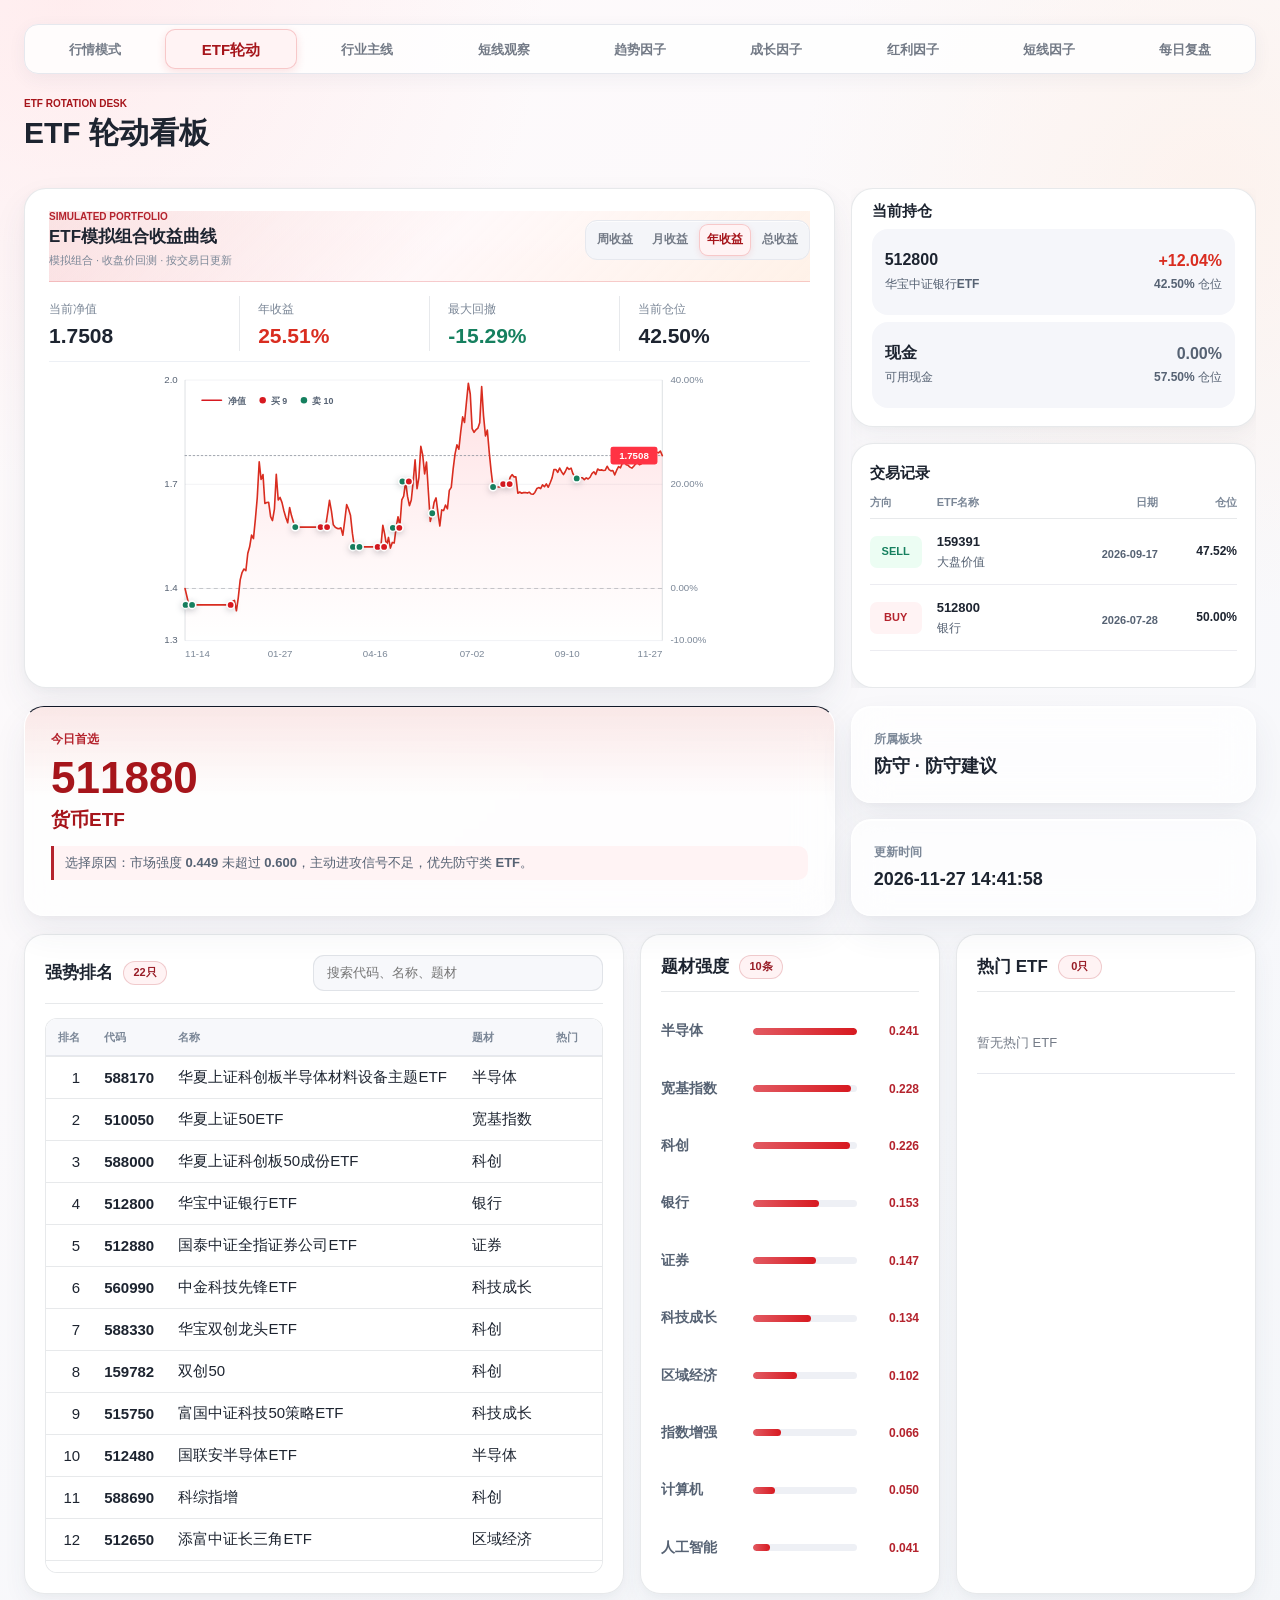
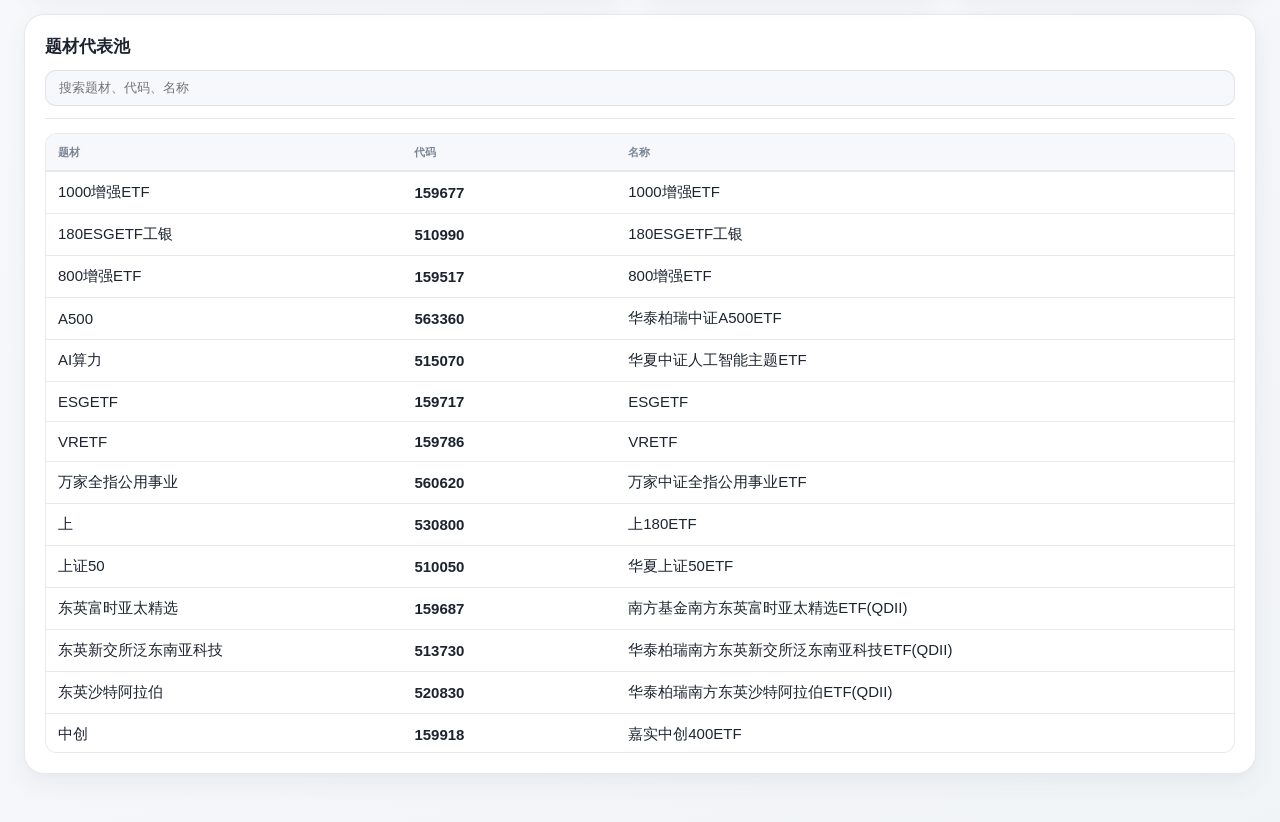
<file: web/etf_rotation.html>
<!doctype html>
<html lang="zh-CN">
  <head>
    <meta charset="utf-8" />
    <meta name="viewport" content="width=device-width, initial-scale=1" />
    <meta http-equiv="refresh" content="0; url=./index.html" />
    <title>ETF轮动</title>
    <script>
      window.location.replace("./index.html");
    </script>
  </head>
  <body>
    <a href="./index.html">进入 ETF 轮动看板</a>
  </body>
</html>
</file>
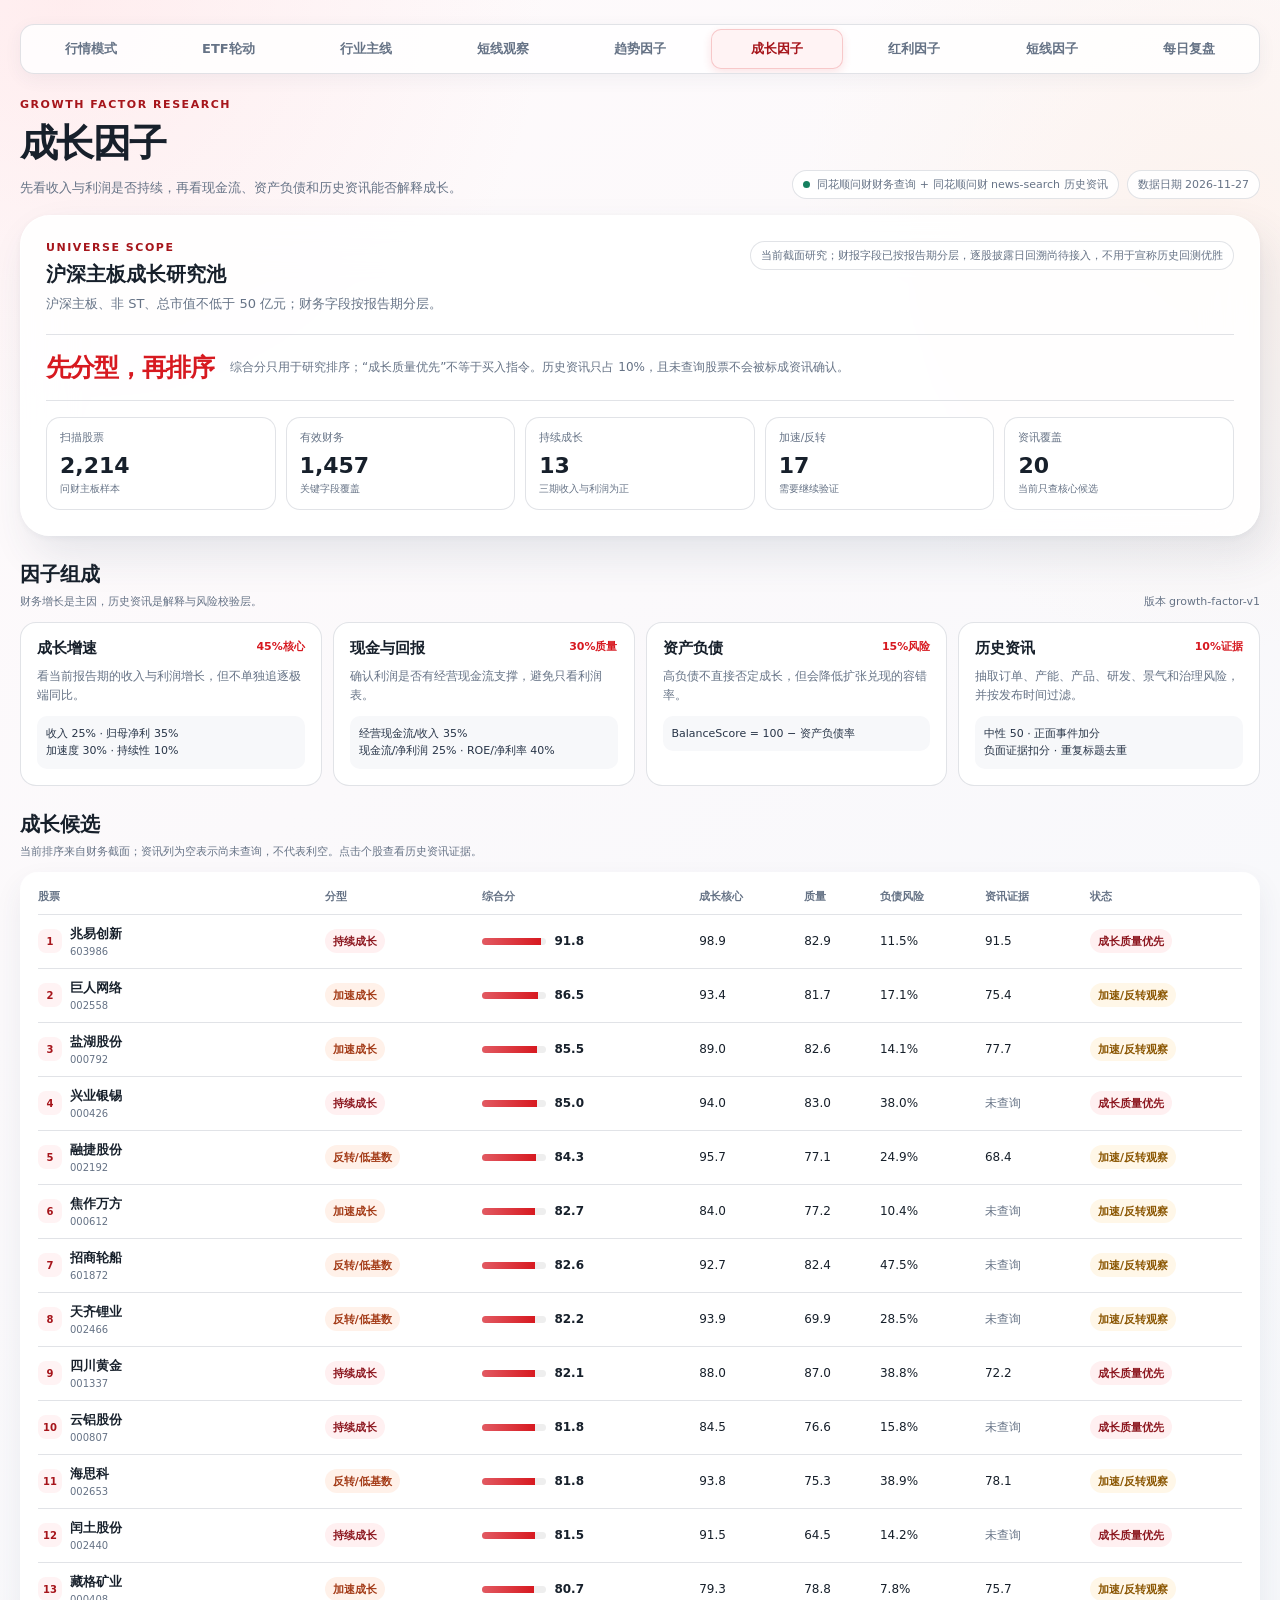
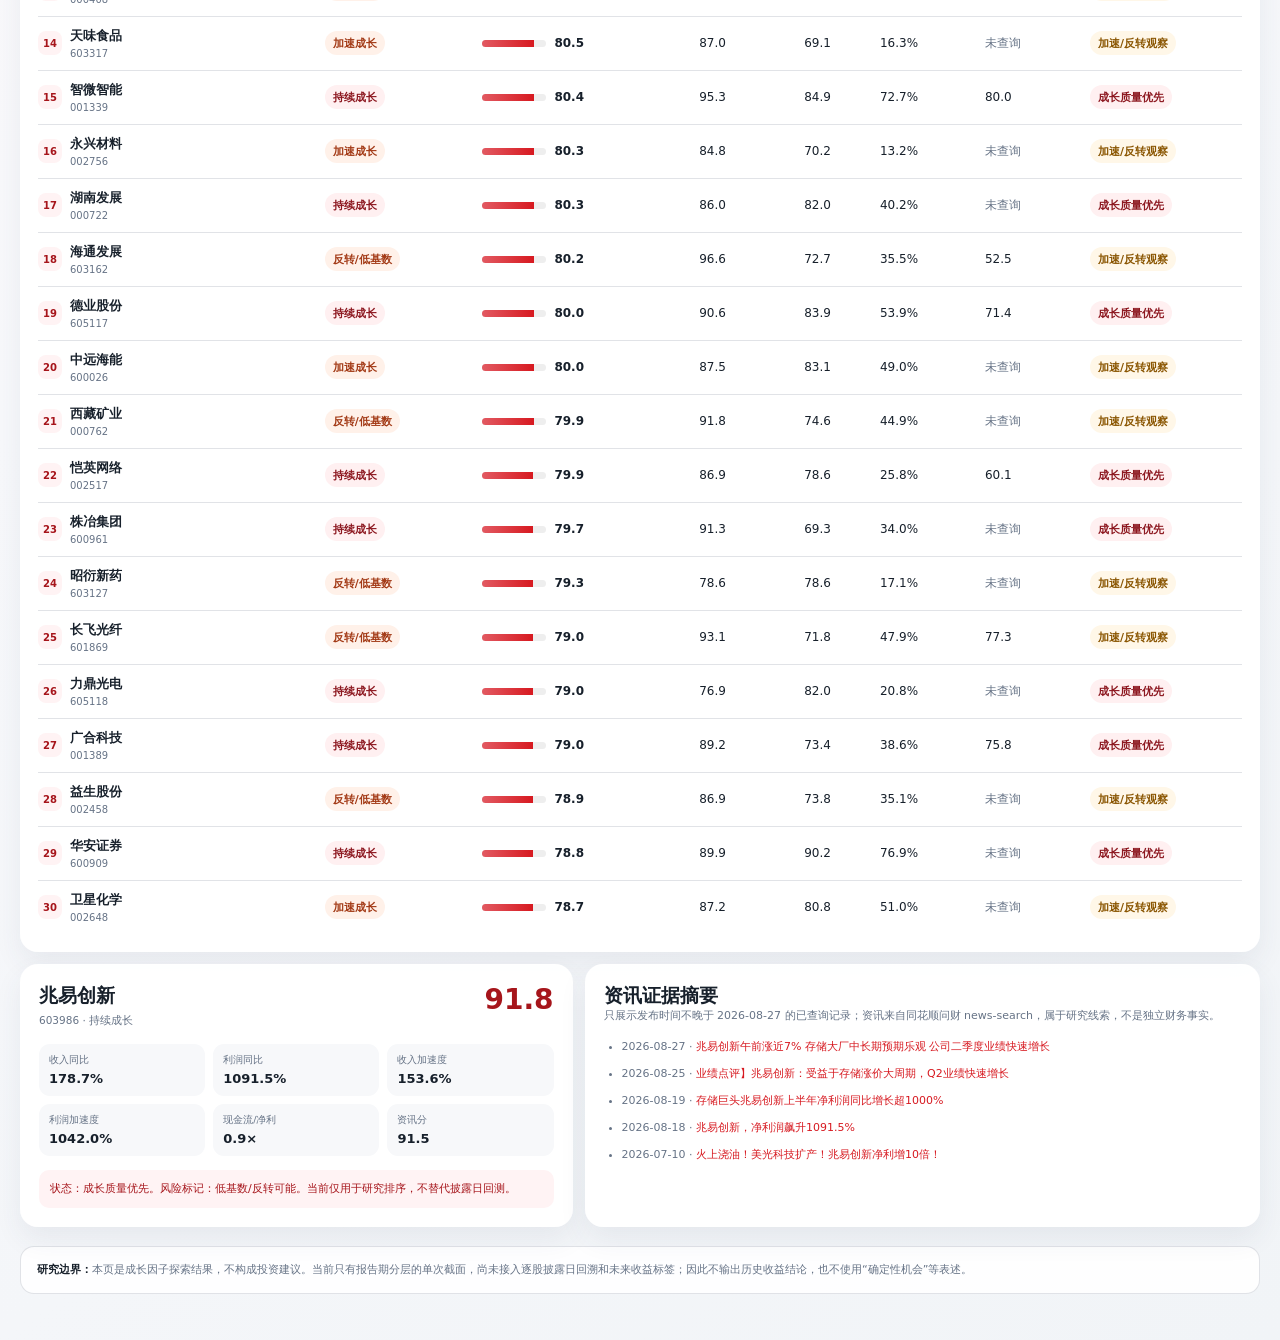
<file: web/growth_factor.html>
<!doctype html>
<html lang="zh-CN">
<head>
  <meta charset="utf-8">
  <meta name="viewport" content="width=device-width, initial-scale=1">
  <title>成长因子 · 财务成长与历史证据</title>
  <link rel="stylesheet" href="./red_theme.css?v=20260831-nav-stable3">
  <style>
    :root { color-scheme: light; --ink:#17202b; --muted:#667386; --line:rgb(68 84 105 / .16); --red:#c82835; --red-soft:#fff3f4; --surface:#fff; }
    * { box-sizing:border-box; }
    body { margin:0; min-width:320px; overflow-x:hidden; color:var(--ink); background:linear-gradient(145deg,#fffafb,#f1f4f7); font-family:"Microsoft YaHei","PingFang SC",system-ui,sans-serif; font-variant-numeric:tabular-nums lining-nums; }
    button,a { font:inherit; }
    .shell { width:min(1400px,calc(100% - 40px)); margin:auto; padding:24px 0 46px; }
    .tabs { display:flex; gap:5px; width:max-content; max-width:100%; overflow:auto; padding:4px; border:1px solid var(--line); border-radius:14px; background:#ffffffe8; }
    .tab { min-height:36px; display:inline-flex; align-items:center; padding:0 13px; border-radius:10px; color:var(--muted); text-decoration:none; font-size:13px; font-weight:750; white-space:nowrap; }
    .tab:hover,.tab:focus-visible,.tab.active { color:var(--red); background:var(--red-soft); outline:0; }
    .tab.active { box-shadow:inset 0 -2px 0 var(--red); }
    .topbar { display:flex; justify-content:space-between; align-items:flex-end; gap:20px; margin:24px 0 16px; }
    .eyebrow { margin:0 0 7px; color:var(--red); font-size:11px; font-weight:850; letter-spacing:.14em; }
    h1,h2,h3,p { margin-top:0; } h1 { margin-bottom:8px; font-size:clamp(27px,3vw,38px); letter-spacing:-.045em; } h2 { margin-bottom:5px; font-size:20px; } h3 { margin-bottom:6px; font-size:15px; }
    .subtitle { margin:0; color:var(--muted); font-size:13px; line-height:1.7; }
    .data-state { display:flex; flex-wrap:wrap; justify-content:flex-end; gap:8px; }
    .pill,.tag { display:inline-flex; align-items:center; min-height:29px; padding:0 10px; border:1px solid var(--line); border-radius:999px; color:var(--muted); background:#ffffffe8; font-size:11px; white-space:nowrap; }
    .dot { width:7px; height:7px; margin-right:7px; border-radius:50%; background:#d97706; } .dot.ready { background:#16805f; }
    .anchor { padding:25px; border:1px solid #ffffffec; border-radius:30px; background:#ffffffe0; box-shadow:10px 20px 42px rgb(49 72 99 / .11),0 2px 8px rgb(49 72 99 / .05); -webkit-backdrop-filter:blur(26px) saturate(125%); backdrop-filter:blur(26px) saturate(125%); }
    .anchor-top { display:flex; justify-content:space-between; align-items:flex-start; gap:18px; }
    .decision { display:flex; align-items:center; gap:16px; margin-top:19px; padding:16px 0; border-top:1px solid var(--line); border-bottom:1px solid var(--line); }
    .decision strong { color:var(--red); font-size:25px; letter-spacing:-.04em; } .decision p { margin:0; color:var(--muted); font-size:12px; line-height:1.6; }
    .stat-grid { display:grid; grid-template-columns:repeat(5,1fr); gap:10px; margin-top:16px; }
    .stat { min-height:84px; padding:13px; border:1px solid var(--line); border-radius:14px; background:#fff; } .stat span { display:block; color:var(--muted); font-size:10.5px; } .stat strong { display:block; margin-top:8px; font-size:22px; } .stat small { display:block; margin-top:4px; color:var(--muted); font-size:10px; }
    .section-head { display:flex; align-items:flex-end; justify-content:space-between; gap:15px; margin:25px 0 11px; } .section-head p { margin:0; color:var(--muted); font-size:11px; line-height:1.6; }
    .grid { display:grid; grid-template-columns:repeat(4,1fr); gap:11px; } .card { padding:16px; border:1px solid var(--line); border-radius:16px; background:#fff; } .card .weight { float:right; color:var(--red); font-size:11px; font-weight:800; } .card p { margin:9px 0 0; color:var(--muted); font-size:11.5px; line-height:1.65; } .formula { margin-top:11px; padding:9px; border-radius:10px; color:#273447; background:#f7f8fa; font-size:11px; line-height:1.6; }
    .panel { border:1px solid #ffffffec; border-radius:18px; background:#fffffff0; box-shadow:0 12px 28px rgb(49 72 99 / .075); } .table-panel { padding:17px; } .note { margin:-2px 0 13px; color:var(--muted); font-size:11px; line-height:1.65; } .table-wrap { overflow-x:auto; } table { width:100%; min-width:1050px; border-collapse:collapse; font-size:12px; } th { padding:0 9px 10px; color:var(--muted); font-size:10.5px; text-align:left; white-space:nowrap; } td { padding:11px 9px; border-top:1px solid var(--line); vertical-align:middle; } th:first-child,td:first-child { padding-left:0; } th:last-child,td:last-child { padding-right:0; }
    .stock { display:flex; align-items:center; gap:8px; min-width:155px; } .rank { display:grid; width:24px; height:24px; place-items:center; border-radius:8px; color:var(--red); background:var(--red-soft); font-size:10px; font-weight:850; } .stock strong { display:block; font-size:12.5px; } .stock small { display:block; margin-top:3px; color:var(--muted); font-size:10px; }
    .stock-button { width:100%; padding:0; border:0; background:transparent; color:inherit; text-align:left; cursor:pointer; } .stock-button:focus-visible { outline:2px solid var(--red); outline-offset:4px; border-radius:8px; }
    .score { display:flex; align-items:center; gap:8px; min-width:110px; } .score i { display:block; width:64px; height:7px; border-radius:99px; background:#eee; overflow:hidden; } .score i::after { content:""; display:block; width:var(--value); height:100%; background:linear-gradient(90deg,#e25a62,var(--red)); }
    .tag { min-height:24px; padding:0 8px; border:0; font-weight:800; } .tag.primary { color:#8d1820; background:#fff0f1; } .tag.watch { color:#8a5500; background:#fff7e8; } .tag.risk { color:#a33a16; background:#fff1e9; } .muted { color:var(--muted); } .up { color:#c82835; } .down { color:#16805f; }
    .detail-layout { display:grid; grid-template-columns:.9fr 1.1fr; gap:12px; margin-top:12px; } .detail { padding:18px; min-height:236px; } .detail-head { display:flex; justify-content:space-between; gap:14px; } .detail h3 { margin:0; font-size:19px; } .detail h3 small { display:block; margin-top:5px; color:var(--muted); font-size:10.5px; font-weight:500; } .detail-score { color:var(--red); font-size:28px; font-weight:850; } .mini-grid { display:grid; grid-template-columns:repeat(3,1fr); gap:8px; margin-top:16px; } .mini { padding:10px; border-radius:11px; background:#f7f8fa; } .mini span { display:block; color:var(--muted); font-size:9.5px; } .mini strong { display:block; margin-top:4px; font-size:13px; } .detail-note { margin:14px 0 0; padding:10px 11px; color:var(--muted); background:var(--red-soft); border-radius:10px; font-size:11px; line-height:1.65; }
    .evidence { margin:0; padding-left:18px; } .evidence li { margin:0 0 10px; color:var(--muted); font-size:11px; line-height:1.55; } .evidence a { color:var(--red); text-decoration:none; } .evidence a:hover,.evidence a:focus-visible { text-decoration:underline; }
    .footer { margin-top:19px; padding:14px 16px; border:1px solid var(--line); border-radius:14px; color:var(--muted); background:#ffffffe0; font-size:11px; line-height:1.7; } .footer strong { color:var(--ink); }
    .empty { padding:28px 10px; color:var(--muted); font-size:12px; line-height:1.7; }
    @media (max-width:1050px) { .stat-grid { grid-template-columns:repeat(3,1fr); } .grid { grid-template-columns:repeat(2,1fr); } .detail-layout { grid-template-columns:1fr; } }
    @media (max-width:620px) { .shell,.anchor,.panel,.detail,.card,.table-panel,.table-wrap,.detail-layout > * { min-width:0; } .shell { width:calc(100% - 24px); padding-top:14px; } .topbar,.anchor-top { flex-direction:column; align-items:flex-start; } .data-state { justify-content:flex-start; } .pill { white-space:normal; overflow-wrap:anywhere; } .anchor { padding:18px; border-radius:24px; } .decision { align-items:flex-start; flex-direction:column; gap:6px; } .stat-grid { grid-template-columns:1fr 1fr; } .grid { grid-template-columns:1fr; } .section-head { align-items:flex-start; flex-direction:column; } .table-panel,.detail { padding:14px; } .mini-grid { grid-template-columns:1fr 1fr; } table { min-width:0; } th:nth-child(4),td:nth-child(4),th:nth-child(5),td:nth-child(5),th:nth-child(7),td:nth-child(7) { display:none; } }
    @supports not ((-webkit-backdrop-filter:blur(1px)) or (backdrop-filter:blur(1px))) { .anchor { background:#fff; } }
    @media (prefers-reduced-transparency:reduce) { .anchor { background:#fff; -webkit-backdrop-filter:none; backdrop-filter:none; } } @media (prefers-reduced-motion:reduce) { *,*::before,*::after { transition-duration:.01ms!important; animation-duration:.01ms!important; scroll-behavior:auto!important; } }
  </style>
</head>
<body>
  <main class="shell">
    <nav class="dashboard-tabs" aria-label="看板页面">
      <a class="dashboard-tab" href="./market_mode.html">行情模式</a>
      <a class="dashboard-tab" href="./index.html">ETF轮动</a>
      <a class="dashboard-tab" href="./industry_mainline_dashboard.html">行业主线</a>
      <a class="dashboard-tab" href="./shortterm_dashboard.html">短线观察</a>
      <a class="dashboard-tab" href="./trend_engine.html">趋势因子</a>
      <a class="dashboard-tab active" href="./growth_factor.html" aria-current="page">成长因子</a>
      <a class="dashboard-tab" href="./dividend_factor.html">红利因子</a>
      <a class="dashboard-tab" href="./shortterm_factor_preview.html">短线因子</a>
      <a class="dashboard-tab" href="./market_mode.html#daily-review">每日复盘</a>
    </nav>
    <header class="topbar"><div><p class="eyebrow">GROWTH FACTOR RESEARCH</p><h1>成长因子</h1><p class="subtitle">先看收入与利润是否持续，再看现金流、资产负债和历史资讯能否解释成长。</p></div><div class="data-state"><span class="pill"><i class="dot" id="source-dot"></i><span id="source-label">等待成长数据</span></span><span class="pill" id="data-date">数据日期 —</span></div></header>
    <section class="anchor" aria-labelledby="scope-title"><div class="anchor-top"><div><p class="eyebrow">UNIVERSE SCOPE</p><h2 id="scope-title">沪深主板成长研究池</h2><p class="subtitle" id="scope-note">沪深主板、非 ST、总市值不低于 50 亿元；财务字段按报告期分层。</p></div><span class="pill" id="pit-status">研究截面 · 非历史回测</span></div><div class="decision"><strong id="decision-label">先分型，再排序</strong><p id="decision-note">综合分只用于研究排序；“成长质量优先”不等于买入指令。历史资讯只占 10%，且未查询股票不会被标成资讯确认。</p></div><div class="stat-grid"><div class="stat"><span>扫描股票</span><strong id="scanned">—</strong><small>问财主板样本</small></div><div class="stat"><span>有效财务</span><strong id="valid">—</strong><small>关键字段覆盖</small></div><div class="stat"><span>持续成长</span><strong id="persistent">—</strong><small>三期收入与利润为正</small></div><div class="stat"><span>加速/反转</span><strong id="accel">—</strong><small>需要继续验证</small></div><div class="stat"><span>资讯覆盖</span><strong id="news-covered">—</strong><small>当前只查核心候选</small></div></div></section>
    <div class="section-head"><div><h2>因子组成</h2><p>财务增长是主因，历史资讯是解释与风险校验层。</p></div><p>版本 <span id="version">growth-factor-v1</span></p></div>
    <section class="grid" aria-label="成长因子定义"><article class="card"><span class="weight">45%核心</span><h3>成长增速</h3><p>看当前报告期的收入与利润增长，但不单独追逐极端同比。</p><div class="formula">收入 25% · 归母净利 35%<br>加速度 30% · 持续性 10%</div></article><article class="card"><span class="weight">30%质量</span><h3>现金与回报</h3><p>确认利润是否有经营现金流支撑，避免只看利润表。</p><div class="formula">经营现金流/收入 35%<br>现金流/净利润 25% · ROE/净利率 40%</div></article><article class="card"><span class="weight">15%风险</span><h3>资产负债</h3><p>高负债不直接否定成长，但会降低扩张兑现的容错率。</p><div class="formula">BalanceScore = 100 − 资产负债率</div></article><article class="card"><span class="weight">10%证据</span><h3>历史资讯</h3><p>抽取订单、产能、产品、研发、景气和治理风险，并按发布时间过滤。</p><div class="formula">中性 50 · 正面事件加分<br>负面证据扣分 · 重复标题去重</div></article></section>
    <div class="section-head"><div><h2>成长候选</h2><p class="note">当前排序来自财务截面；资讯列为空表示尚未查询，不代表利空。点击个股查看历史资讯证据。</p></div></div>
    <section class="panel table-panel"><div class="table-wrap"><table><thead><tr><th>股票</th><th>分型</th><th>综合分</th><th>成长核心</th><th>质量</th><th>负债风险</th><th>资讯证据</th><th>状态</th></tr></thead><tbody id="candidate-body"><tr><td colspan="8"><div class="empty">正在加载 outputs/growth_factor_snapshot.json…</div></td></tr></tbody></table></div></section>
    <section class="detail-layout"><article class="panel detail" id="detail-panel"><div class="empty">选择一只股票查看因子拆解。</div></article><article class="panel detail"><h3>资讯证据摘要</h3><p class="note">只展示发布时间不晚于 2026-08-27 的已查询记录；资讯来自同花顺问财 news-search，属于研究线索，不是独立财务事实。</p><ul class="evidence" id="evidence-list"><li>选择股票后显示标题、日期和来源链接。</li></ul></article></section>
    <footer class="footer"><strong>研究边界：</strong>本页是成长因子探索结果，不构成投资建议。当前只有报告期分层的单次截面，尚未接入逐股披露日回溯和未来收益标签；因此不输出历史收益结论，也不使用“确定性机会”等表述。</footer>
  </main>
  <script src="../outputs/growth_factor_snapshot.js?v=20260831-close"></script>
  <script>
    (function () {
      "use strict";
      var data = window.GROWTH_FACTOR_SNAPSHOT;
      var state = { rows: [], selected: 0 };
      function $(id) { return document.getElementById(id); }
      function num(v) { var n = Number(v); return Number.isFinite(n) ? n : null; }
      function esc(v) { return String(v == null ? "" : v).replace(/[&<>\"']/g, function (x) { return ({ "&":"&amp;", "<":"&lt;", ">":"&gt;", "\"":"&quot;", "'":"&#39;" })[x]; }); }
      function pct(v) { var n = num(v); return n == null ? "—" : n.toFixed(1) + "%"; }
      function score(v) { var n = num(v); return n == null ? "—" : n.toFixed(1); }
      function tagClass(status) { return status === "成长质量优先" ? "primary" : (status === "加速/反转观察" ? "watch" : "risk"); }
      function profileClass(profile) { return profile === "持续成长" ? "primary" : (profile === "增速观察" ? "watch" : "risk"); }
      function renderMeta() {
        var u = data.universe || {}; var profiles = {};
        (data.candidates || []).forEach(function (r) { profiles[r.growth_profile] = (profiles[r.growth_profile] || 0) + 1; });
        $("source-label").textContent = data.source || "同花顺问财研究数据"; $("source-dot").className = "dot ready"; $("data-date").textContent = "数据日期 " + (data.data_as_of || "—");
        $("scanned").textContent = u.stocks_scanned == null ? "—" : u.stocks_scanned.toLocaleString(); $("valid").textContent = u.stocks_financial_valid == null ? "—" : u.stocks_financial_valid.toLocaleString(); $("persistent").textContent = (profiles["持续成长"] || "—").toLocaleString(); $("accel").textContent = ((profiles["加速成长"] || 0) + (profiles["反转/低基数"] || 0)).toLocaleString(); $("news-covered").textContent = u.news_queried_stocks == null ? "—" : u.news_queried_stocks.toLocaleString(); $("version").textContent = data.version || "growth-factor-v1"; $("pit-status").textContent = data.point_in_time_status || "研究截面";
      }
      function renderRows() {
        state.rows = (data.candidates || []).slice(); var body = $("candidate-body");
        if (!state.rows.length) { body.innerHTML = '<tr><td colspan="8"><div class="empty">当前没有可展示的成长候选。</div></td></tr>'; return; }
        body.innerHTML = state.rows.map(function (r, i) { return '<tr data-index="' + i + '"><td><button class="stock-button" type="button" aria-label="查看 ' + esc(r.name || r.code6) + '"><div class="stock"><span class="rank">' + (i + 1) + '</span><div><strong>' + esc(r.name || "—") + '</strong><small>' + esc(String(r.code6 || "").padStart(6, "0")) + '</small></div></div></button></td><td><span class="tag ' + profileClass(r.growth_profile) + '">' + esc(r.growth_profile || "—") + '</span></td><td><div class="score"><i style="--value:' + Math.max(0, Math.min(100, num(r.final_score) || 0)) + '%"></i><strong>' + score(r.final_score) + '</strong></div></td><td>' + score(r.growth_core) + '</td><td>' + score(r.quality_score) + '</td><td>' + pct(r.current_debt_ratio) + '</td><td>' + (r.news_news_score == null ? '<span class="muted">未查询</span>' : score(r.news_news_score)) + '</td><td><span class="tag ' + tagClass(r.final_status) + '">' + esc(r.final_status || "观察") + '</span></td></tr>'; }).join("");
        Array.prototype.forEach.call(body.querySelectorAll("tr[data-index]"), function (row) { row.addEventListener("click", function () { state.selected = Number(row.dataset.index) || 0; renderDetail(state.rows[state.selected]); }); }); renderDetail(state.rows[0]);
      }
      function renderDetail(r) { if (!r) return; $("detail-panel").innerHTML = '<div class="detail-head"><div><h3>' + esc(r.name || "—") + '<small>' + esc(String(r.code6 || "").padStart(6, "0")) + ' · ' + esc(r.growth_profile || "—") + '</small></h3></div><div class="detail-score">' + score(r.final_score) + '</div></div><div class="mini-grid"><div class="mini"><span>收入同比</span><strong>' + pct(r.current_revenue_growth) + '</strong></div><div class="mini"><span>利润同比</span><strong>' + pct(r.current_profit_growth) + '</strong></div><div class="mini"><span>收入加速度</span><strong>' + pct(r.revenue_acceleration) + '</strong></div><div class="mini"><span>利润加速度</span><strong>' + pct(r.profit_acceleration) + '</strong></div><div class="mini"><span>现金流/净利</span><strong>' + score(r.cash_to_profit) + '×</strong></div><div class="mini"><span>资讯分</span><strong>' + score(r.news_news_score) + '</strong></div></div><p class="detail-note">状态：' + esc(r.final_status || "观察") + '。风险标记：' + esc((r.risk_flags || []).join("、") || "暂无结构化风险标记") + '。当前仅用于研究排序，不替代披露日回测。</p>'; var evidence = (r.news_evidence || []); $("evidence-list").innerHTML = evidence.length ? evidence.map(function (x) { return '<li><span class="muted">' + esc(x.publish_date || "—") + '</span> · ' + (x.url ? '<a href="' + esc(x.url) + '" target="_blank" rel="noreferrer">' + esc(x.title || "资讯") + '</a>' : esc(x.title || "资讯")) + '</li>'; }).join("") : '<li>当前没有已查询的历史资讯证据。</li>'; }
      if (!data || !data.universe) { $("candidate-body").innerHTML = '<tr><td colspan="8"><div class="empty">未找到成长数据。请先运行 scripts/run_growth_factor_analysis.py 生成 outputs/growth_factor_snapshot.js。</div></td></tr>'; return; }
      renderMeta(); renderRows();
    }());
  </script>
  <script src="./dashboard_nav.js?v=20260831"></script>
</body>
</html>
</file>
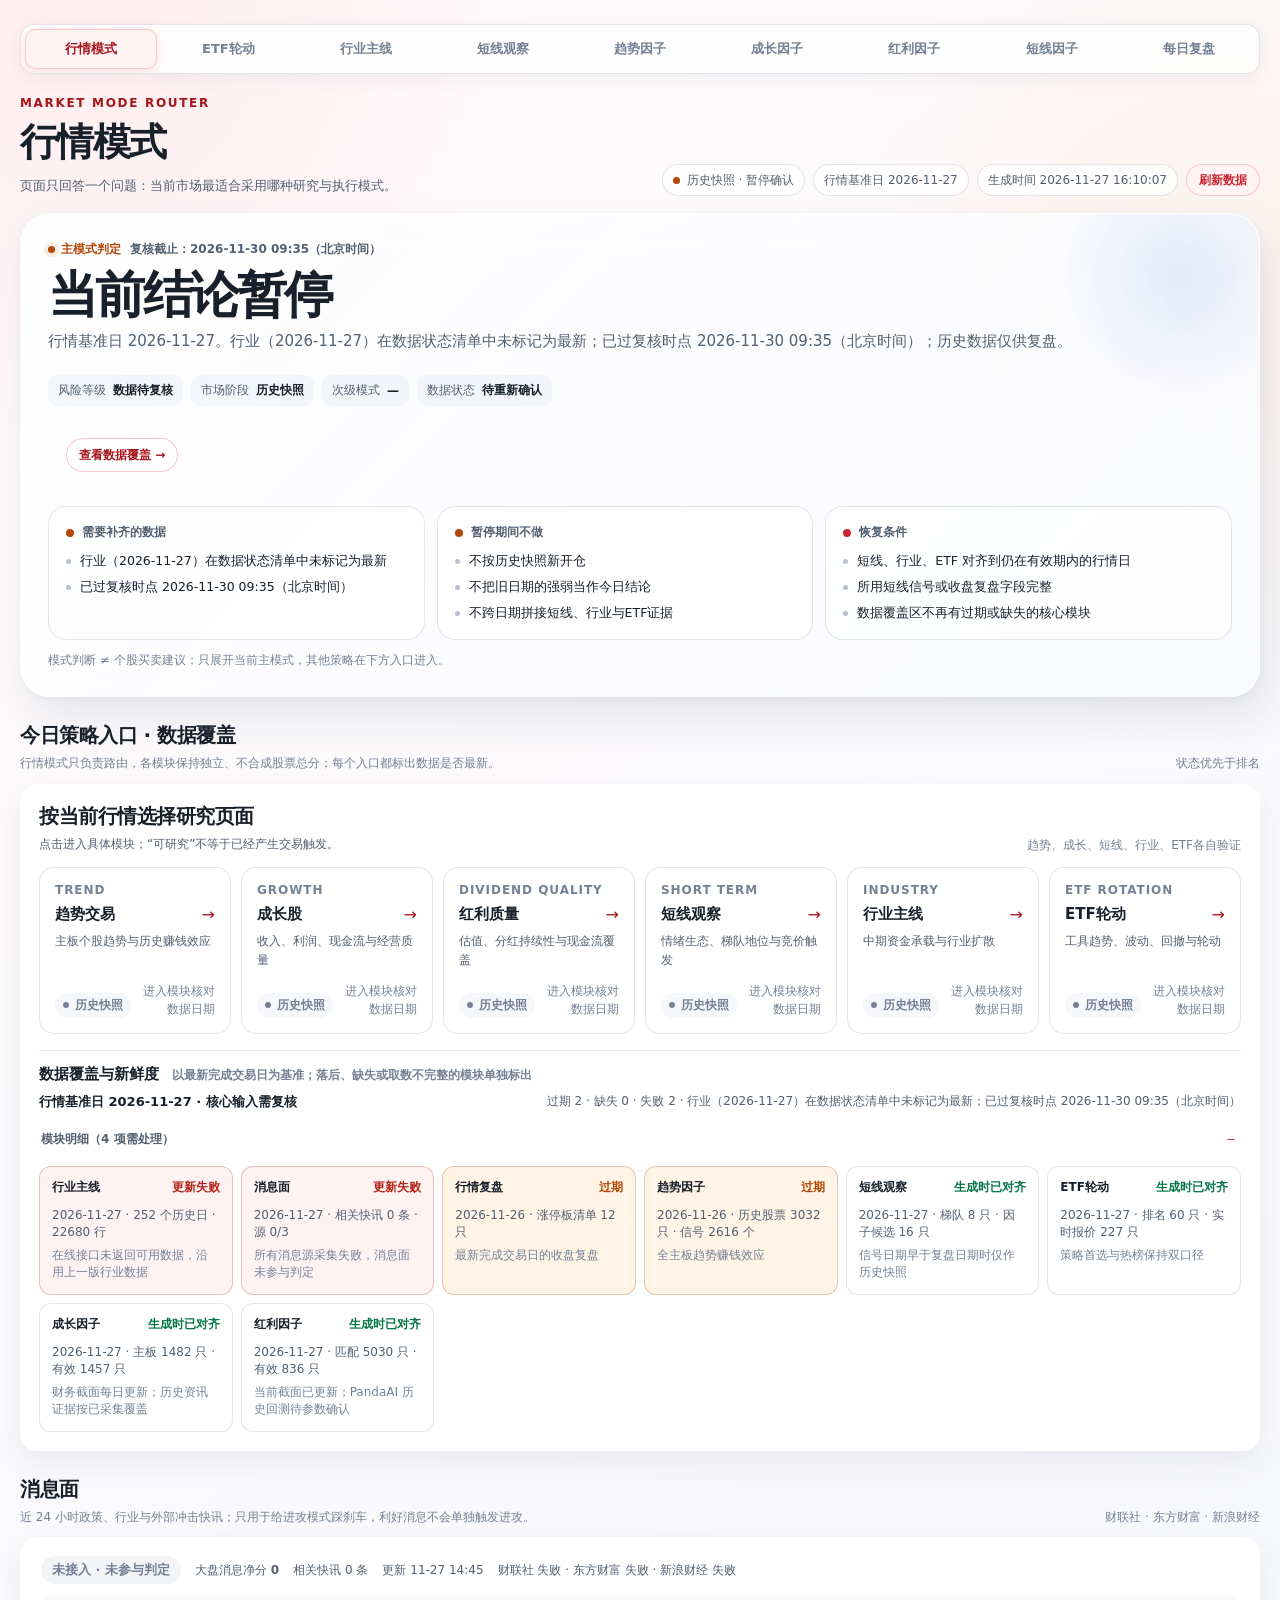
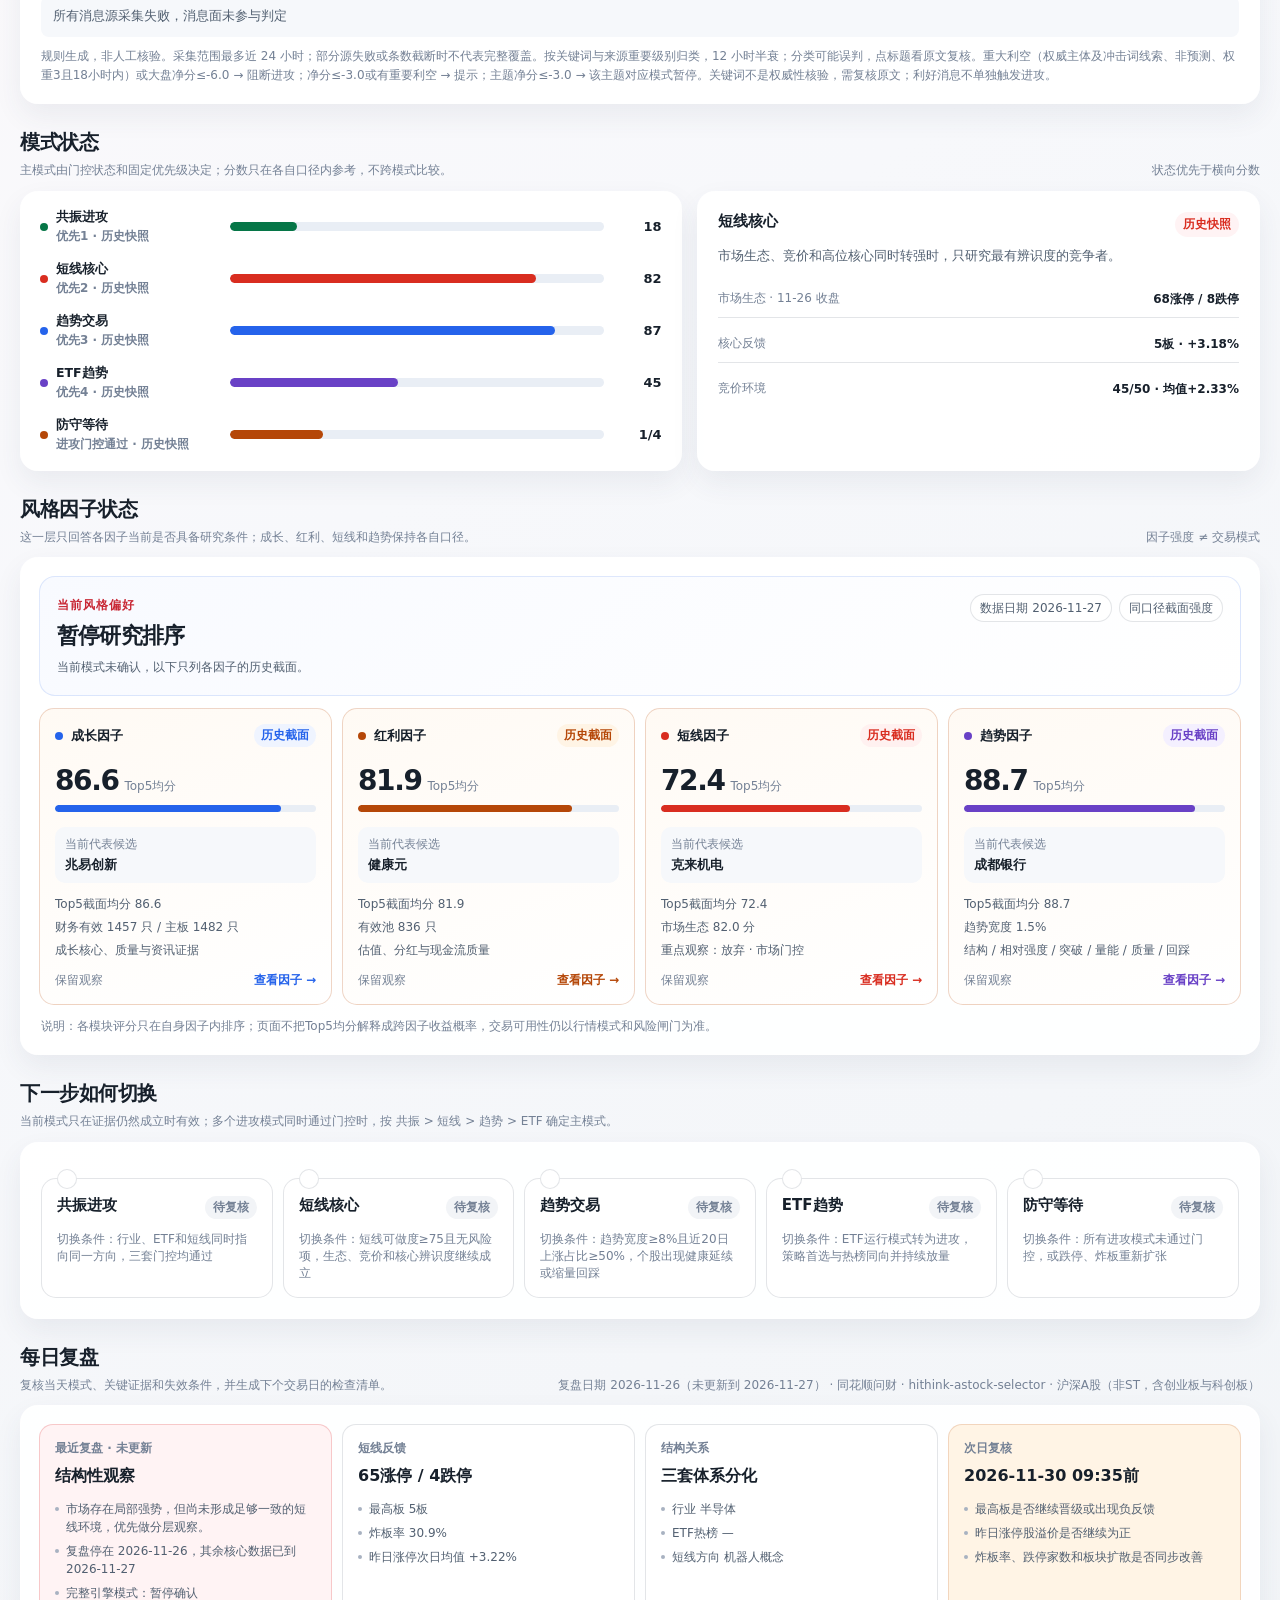
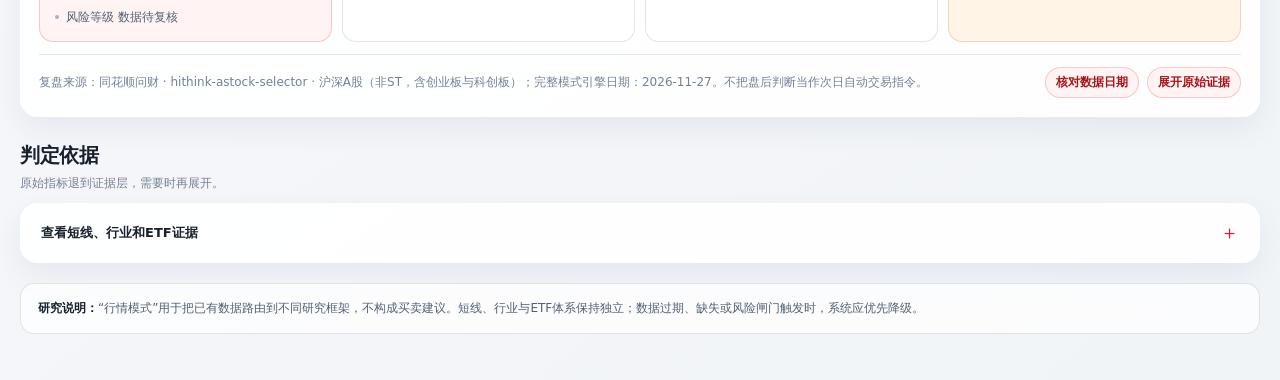
<file: web/market_mode.html>
<!doctype html>
<html lang="zh-CN">
<head>
  <meta charset="utf-8">
  <meta name="viewport" content="width=device-width, initial-scale=1">
  <title>行情模式 · 决策页</title>
  <style>
    :root {
      color-scheme: light;
      --bg-start:#f8f9ff; --bg-end:#eef2f7;
      --surface-anchor:rgb(255 255 255 / .86); --surface-support:rgb(255 255 255 / .91); --surface-content:#fff;
      --text:#17202b; --text-2:#526071; --text-3:#748195; --line:rgb(68 84 105 / .15);
      --blue:#2563eb; --blue-soft:#eff4ff; --up:#d92d20; --down:#16805f;
      --warning:#b54708; --warning-soft:#fff4e5; --danger:#b42318; --danger-soft:#fef3f2;
      --success:#067647; --success-soft:#ecfdf3; --purple:#6941c6; --purple-soft:#f4f0ff;
      --r-panel:30px; --r-card:18px; --r-control:13px;
      --shadow-anchor:10px 20px 42px rgb(49 72 99 / .11), 0 2px 8px rgb(49 72 99 / .05);
      --shadow-support:0 12px 28px rgb(49 72 99 / .075);
    }
    * { box-sizing:border-box; }
    html { scroll-behavior:smooth; }
    body {
      margin:0; min-width:320px; color:var(--text);
      background:
        radial-gradient(circle at 8% 0%, rgb(212 226 255 / .7), transparent 31%),
        radial-gradient(circle at 96% 6%, rgb(255 225 208 / .45), transparent 25%),
        linear-gradient(145deg,var(--bg-start),var(--bg-end));
      font-family:"Microsoft YaHei","PingFang SC",system-ui,-apple-system,sans-serif;
      font-variant-numeric:tabular-nums lining-nums;
    }
    button,a { font:inherit; }
    button { color:inherit; }
    .shell { width:min(1320px,calc(100% - 40px)); margin:0 auto; padding:24px 0 46px; }
    .tabs { display:inline-flex; align-items:center; gap:5px; padding:4px; border:1px solid var(--line); border-radius:14px; background:rgb(255 255 255 / .76); box-shadow:0 5px 18px rgb(29 42 68 / .05); }
    .tab { display:inline-flex; align-items:center; min-height:36px; padding:0 14px; border-radius:10px; color:var(--text-2); text-decoration:none; font-size:13px; font-weight:760; transition:background .18s ease,color .18s ease,box-shadow .18s ease; }
    .tab:hover,.tab:focus-visible { color:var(--blue); background:var(--blue-soft); outline:none; }
    .tab.active { color:var(--blue); background:#fff; box-shadow:0 2px 9px rgb(23 35 58 / .09); }
    .topbar { display:flex; align-items:flex-end; justify-content:space-between; gap:24px; margin:22px 0 17px; }
    .eyebrow { margin:0 0 7px; color:var(--blue); font-size:12px; font-weight:850; letter-spacing:.14em; }
    h1,h2,h3,p { margin-top:0; }
    h1 { margin-bottom:7px; font-size:clamp(27px,3vw,38px); letter-spacing:-.045em; }
    h2 { margin-bottom:5px; font-size:20px; letter-spacing:-.025em; }
    h3 { margin-bottom:7px; font-size:15px; }
    .subtitle { margin:0; color:var(--text-2); font-size:13px; line-height:1.65; }
    .data-state { display:flex; flex-wrap:wrap; justify-content:flex-end; gap:8px; }
    .pill { display:inline-flex; align-items:center; gap:7px; min-height:29px; padding:0 10px; border:1px solid var(--line); border-radius:999px; color:var(--text-2); background:rgb(255 255 255 / .78); font-size:12px; white-space:nowrap; }
    .dot { width:7px; height:7px; border-radius:50%; background:var(--blue); }
    .dot.warning { background:var(--warning); }
    .dot.success { background:var(--success); }
    .refresh { cursor:pointer; min-height:32px; padding:0 12px; border:1px solid rgb(37 99 235 / .2); border-radius:999px; color:var(--blue); background:var(--blue-soft); font-size:12px; font-weight:800; }
    .refresh:hover { background:#e5edff; }
    .refresh:focus-visible,.mode-row:focus-visible,summary:focus-visible { outline:2px solid var(--blue); outline-offset:2px; }
    .refresh:disabled { cursor:wait; color:var(--text-3); background:#f2f4f7; }

    .anchor { position:relative; overflow:hidden; padding:27px; border:1px solid rgb(255 255 255 / .88); border-radius:var(--r-panel); background:linear-gradient(135deg,var(--surface-anchor),rgb(247 250 255 / .82)); box-shadow:var(--shadow-anchor); -webkit-backdrop-filter:blur(28px) saturate(125%); backdrop-filter:blur(28px) saturate(125%); }
    .anchor::after { content:""; position:absolute; right:-50px; top:-70px; width:260px; height:260px; border-radius:50%; background:radial-gradient(circle,rgb(37 99 235 / .11),transparent 68%); pointer-events:none; }
    .anchor-top { position:relative; z-index:1; display:grid; grid-template-columns:minmax(0,1fr) auto; align-items:start; gap:24px; }
    .mode-kicker { display:flex; flex-wrap:wrap; align-items:center; gap:9px; margin-bottom:11px; color:var(--text-2); font-size:12px; font-weight:760; }
    .mode-kicker .live-mark { display:inline-flex; align-items:center; gap:6px; color:var(--warning); }
    .mode-kicker .live-mark::before { content:""; width:7px; height:7px; border-radius:50%; background:var(--warning); box-shadow:0 0 0 4px rgb(181 71 8 / .10); }
    .mode-title { margin:0 0 8px; font-size:clamp(31px,4vw,50px); line-height:1.04; letter-spacing:-.055em; }
    .mode-subtitle { margin:0; color:var(--text-2); font-size:15px; line-height:1.65; }
    .score-ring { --value:78; width:116px; aspect-ratio:1; display:grid; place-items:center; border-radius:50%; background:conic-gradient(var(--blue) calc(var(--value)*1%),rgb(220 227 239 / .8) 0); box-shadow:inset 0 0 0 1px rgb(255 255 255 / .7); }
    .score-ring::before { content:""; grid-area:1/1; width:88px; aspect-ratio:1; border-radius:50%; background:#fff; box-shadow:0 4px 16px rgb(49 72 99 / .08); }
    .score-ring[hidden], .anchor-desk-bottom:empty { display:none; }
    .score-content { z-index:1; grid-area:1/1; text-align:center; }
    .score-content strong { display:block; font-size:31px; line-height:1; letter-spacing:-.04em; }
    .score-content span { display:block; margin-top:5px; color:var(--text-3); font-size:12px; font-weight:760; }
    .meta-strip { position:relative; z-index:1; display:flex; flex-wrap:wrap; gap:8px; margin-top:21px; }
    .meta { display:inline-flex; align-items:center; gap:7px; min-height:31px; padding:0 10px; border-radius:9px; color:var(--text-2); background:rgb(241 245 251 / .82); font-size:12px; }
    .meta strong { color:var(--text); }
    .decision-grid { position:relative; z-index:1; display:grid; grid-template-columns:1fr 1fr 1.08fr; gap:12px; margin-top:16px; }
    .decision-card { padding:17px; border:1px solid var(--line); border-radius:var(--r-card); background:rgb(255 255 255 / .88); }
    .decision-label { display:flex; align-items:center; gap:8px; margin-bottom:10px; color:var(--text-2); font-size:12px; font-weight:800; }
    .decision-label i { width:8px; height:8px; border-radius:50%; background:var(--success); }
    .decision-card.avoid .decision-label i { background:var(--warning); }
    .decision-card.switch .decision-label i { background:var(--blue); }
    .decision-grid.paused .decision-card:first-child .decision-label i { background:var(--warning); }
    .decision-card ul { display:grid; gap:7px; margin:0; padding:0; list-style:none; }
    .decision-card li { position:relative; padding-left:14px; color:var(--text); font-size:12.5px; line-height:1.52; }
    .decision-card li::before { content:""; position:absolute; left:0; top:.62em; width:5px; height:5px; border-radius:50%; background:#b6c0cf; }

    .section-head { display:flex; align-items:flex-end; justify-content:space-between; gap:16px; margin:25px 0 11px; }
    .section-head p { margin:0; color:var(--text-3); font-size:12px; line-height:1.55; }
    .panel { border:1px solid rgb(255 255 255 / .9); border-radius:var(--r-card); background:var(--surface-support); box-shadow:var(--shadow-support); }
    .mode-layout { display:grid; grid-template-columns:1.08fr .92fr; gap:15px; }
    .mode-list { padding:9px; }
    .mode-row { width:100%; display:grid; grid-template-columns:178px 1fr 46px; align-items:center; gap:12px; min-height:50px; padding:8px 10px; border:0; border-radius:12px; background:transparent; cursor:pointer; text-align:left; transition:background .16s ease,transform .12s ease; }
    .mode-row:hover { background:#f4f7fb; }
    .mode-row:active { transform:scale(.99); }
    .mode-row.selected { background:var(--blue-soft); }
    .mode-name { display:flex; align-items:center; gap:8px; font-size:12.5px; font-weight:800; }
    .mode-name i { width:8px; height:8px; border-radius:50%; background:var(--bar-color,var(--blue)); }
    .mode-name-copy { display:block; min-width:0; }
    .mode-name-copy strong { display:block; font-size:12.5px; }
    .mode-name-copy small { display:block; overflow:hidden; margin-top:2px; color:var(--text-3); font-size:12px; font-weight:650; text-overflow:ellipsis; white-space:nowrap; }
    .mode-track { height:9px; overflow:hidden; border-radius:999px; background:#e9eef5; }
    .mode-fill { display:block; width:0; height:100%; border-radius:999px; background:var(--bar-color,var(--blue)); transition:width .5s cubic-bezier(.2,.8,.2,1); }
    .mode-value { text-align:right; font-size:13px; font-weight:850; }
    .mode-detail { padding:20px; }
    .mode-detail-top { display:flex; align-items:center; justify-content:space-between; gap:12px; }
    .detail-badge { display:inline-flex; align-items:center; min-height:25px; padding:0 8px; border-radius:999px; color:var(--blue); background:var(--blue-soft); font-size:12px; font-weight:800; }
    .mode-detail p { margin:7px 0 0; color:var(--text-2); font-size:12.5px; line-height:1.72; }
    .detail-points { display:grid; gap:8px; margin-top:15px; }
    .detail-point { display:flex; align-items:flex-start; justify-content:space-between; gap:12px; padding:9px 0; border-bottom:1px solid var(--line); font-size:12px; }
    .detail-point:last-child { border-bottom:0; }
    .detail-point span { color:var(--text-3); }
    .detail-point strong { max-width:68%; text-align:right; line-height:1.5; }
    .trend-factor-set { margin-top:16px; padding-top:14px; border-top:1px solid var(--line); }
    .trend-factor-head { display:flex; align-items:flex-start; justify-content:space-between; gap:12px; }
    .trend-factor-head strong { font-size:12.5px; }
    .trend-factor-head span { max-width:62%; color:var(--text-3); font-size:12px; line-height:1.5; text-align:right; }
    .trend-factor-grid { display:grid; grid-template-columns:1fr 1fr; gap:10px 12px; margin-top:12px; }
    .trend-factor-item { min-width:0; }
    .trend-factor-line { display:flex; align-items:baseline; justify-content:space-between; gap:8px; color:var(--text-2); font-size:12px; }
    .trend-factor-line small { color:var(--text-3); }
    .trend-factor-line strong { color:var(--text); font-size:12px; font-variant-numeric:tabular-nums; }
    .trend-factor-track { height:5px; margin-top:5px; overflow:hidden; border-radius:999px; background:#e9eef5; }
    .trend-factor-track i { display:block; width:var(--factor-value,0%); height:100%; border-radius:inherit; background:#2563eb; }
    .trend-factor-note { margin-top:10px !important; color:var(--text-3) !important; font-size:12px !important; }

    .style-panel { padding:18px; }
    .style-overview { display:flex; align-items:flex-start; justify-content:space-between; gap:18px; padding:17px; border:1px solid rgb(37 99 235 / .14); border-radius:16px; background:linear-gradient(145deg,#f8faff,#fff); }
    .style-overview-kicker { color:var(--blue); font-size:12px; font-weight:850; letter-spacing:.08em; }
    .style-overview strong { display:block; margin-top:7px; font-size:22px; letter-spacing:-.035em; }
    .style-overview p { max-width:720px; margin:7px 0 0; color:var(--text-2); font-size:12px; line-height:1.65; }
    .style-overview-meta { display:flex; flex-wrap:wrap; justify-content:flex-end; gap:7px; }
    .style-overview-meta span { display:inline-flex; align-items:center; min-height:28px; padding:0 9px; border-radius:999px; color:var(--text-2); background:#fff; border:1px solid var(--line); font-size:12px; white-space:nowrap; }
    .style-grid { display:grid; grid-template-columns:repeat(4,1fr); gap:10px; margin-top:12px; }
    .style-card { display:flex; min-height:220px; flex-direction:column; padding:15px; border:1px solid var(--line); border-radius:15px; color:var(--text); background:#fff; text-decoration:none; transition:background .18s ease,border-color .18s ease,transform .12s ease,box-shadow .18s ease; }
    .style-card:hover,.style-card:focus-visible { border-color:rgb(37 99 235 / .28); background:#fbfcff; box-shadow:0 8px 20px rgb(49 72 99 / .07); outline:none; }
    .style-card:active { transform:scale(.99); }
    .style-card.preferred { border-color:rgb(217 45 32 / .28); background:linear-gradient(160deg,#fff8f7,#fff); }
    .style-card.restricted { border-color:rgb(181 71 8 / .22); background:linear-gradient(160deg,#fffaf4,#fff); }
    .style-card-top { display:flex; align-items:center; justify-content:space-between; gap:8px; }
    .style-card-name { display:flex; align-items:center; gap:8px; font-size:13px; font-weight:850; }
    .style-card-name i { width:8px; height:8px; border-radius:50%; background:var(--style-color,var(--blue)); }
    .style-card-state { display:inline-flex; align-items:center; min-height:23px; padding:0 7px; border-radius:999px; color:var(--style-color,var(--blue)); background:var(--style-soft,#eff4ff); font-size:12px; font-weight:850; white-space:nowrap; }
    .style-card-score { display:flex; align-items:baseline; gap:6px; margin-top:17px; }
    .style-card-score strong { font-size:28px; letter-spacing:-.05em; }
    .style-card-score span { color:var(--text-3); font-size:12px; }
    .style-track { height:7px; margin-top:8px; overflow:hidden; border-radius:999px; background:#e9eef5; }
    .style-track i { display:block; width:var(--style-score,0%); height:100%; border-radius:999px; background:var(--style-color,var(--blue)); }
    .style-card-lead { min-height:42px; margin-top:15px; padding:9px 10px; border-radius:10px; background:#f6f8fb; }
    .style-card-lead span { display:block; color:var(--text-3); font-size:12px; }
    .style-card-lead strong { display:block; margin-top:4px; font-size:12.5px; }
    .style-card-evidence { display:grid; gap:5px; margin:12px 0 0; color:var(--text-2); font-size:12px; line-height:1.5; }
    .style-card-evidence span { display:block; }
    .style-card-foot { display:flex; align-items:center; justify-content:space-between; gap:8px; margin-top:auto; padding-top:13px; color:var(--text-3); font-size:12px; }
    .style-card-foot strong { color:var(--style-color,var(--blue)); font-size:12px; }
    .style-note { margin:12px 2px 0; color:var(--text-3); font-size:12px; line-height:1.6; }

    .switch-panel { padding:20px; }
    .switch-grid { display:grid; grid-template-columns:repeat(5,minmax(0,1fr)); gap:10px; margin-top:15px; }
    .switch-card { position:relative; min-height:112px; padding:15px; border:1px solid var(--line); border-radius:15px; background:#fff; }
    .switch-card-head { display:flex; align-items:center; justify-content:space-between; gap:8px; }
    .switch-card-head h3 { margin:2px 0 0; }
    .switch-state { display:inline-flex; align-items:center; min-height:23px; padding:0 8px; border-radius:999px; font-size:12px; font-weight:800; white-space:nowrap; }
    .switch-state.is-current { color:var(--blue); background:#fff; box-shadow:inset 0 0 0 1px rgb(200 40 53 / .22); }
    .switch-state.is-pass { color:var(--success); background:var(--success-soft); }
    .switch-state.is-fail { color:var(--text-3); background:#f2f4f7; }
    .anchor-desk,.anchor-desk-bottom { position:relative; z-index:1; }
    .anchor-desk { padding:0; display:flex; flex-wrap:wrap; align-items:stretch; gap:10px; margin-top:14px; }
    .anchor-desk .current-desk-stats { flex:1 1 560px; margin:0; padding:0; }
    .anchor-desk .current-desk-action { align-self:center; }
    .anchor-desk-bottom { margin-top:12px; }
    .anchor-desk-bottom .current-desk-bottom { margin-top:0; }
    .anchor-desk-title { display:block; margin:0 0 8px; color:var(--text-3); font-size:12px; font-weight:800; }
    .anchor-foot { position:relative; z-index:1; margin:12px 0 0; color:var(--text-3); font-size:12px; }
    .hub-combined .data-health { padding:0; border:0; background:none; box-shadow:none; }
    .hub-divider { height:1px; margin:16px 0 14px; background:var(--line); }
    .hub-subtitle { margin:0 0 9px; font-size:15px; }
    .hub-subtitle small { margin-left:8px; color:var(--text-3); font-size:12px; font-weight:600; }
    @media (max-width:720px) { .hub-subtitle small { display:block; margin:4px 0 0; } .anchor-desk .current-desk-stats { flex-basis:100%; } }
    .news-panel { padding:18px 20px; }
    .news-summary { display:flex; flex-wrap:wrap; align-items:center; gap:10px 14px; }
    .news-gate { display:inline-flex; align-items:center; min-height:28px; padding:0 11px; border-radius:999px; font-size:13px; font-weight:850; }
    .news-gate.block { color:#fff; background:var(--danger); }
    .news-gate.caution { color:var(--warning); background:var(--warning-soft); }
    .news-gate.clear { color:var(--success); background:var(--success-soft); }
    .news-gate.unavailable { color:var(--text-3); background:#f2f4f7; }
    .news-meta { color:var(--text-2); font-size:12px; }
    .news-effects { margin:12px 0 0; padding:10px 12px; border-radius:8px; background:#f6f8fb; color:var(--text-2); font-size:12.5px; line-height:1.65; }
    .news-effects.block { background:var(--danger-soft); color:var(--danger); }
    .news-effects.caution { background:var(--warning-soft); color:var(--warning); }
    .news-themes { display:flex; flex-wrap:wrap; gap:6px; margin-top:12px; }
    .news-theme { display:inline-flex; align-items:center; gap:5px; min-height:26px; padding:0 9px; border:1px solid var(--line); border-radius:999px; background:#fff; font-size:12px; }
    .news-theme b { font-weight:800; }
    .news-theme.neg b,.news-tag.neg { color:var(--down); }
    .news-theme.pos b,.news-tag.pos { color:var(--up); }
    .news-theme.alert { border-color:rgb(22 128 95 / .35); background:#effaf5; }
    .news-list { display:grid; gap:0; margin:12px 0 0; padding:0; list-style:none; }
    .news-row { display:grid; grid-template-columns:86px minmax(0,1fr) auto; align-items:baseline; gap:10px; padding:9px 0; border-top:1px solid var(--line); font-size:13px; }
    .news-row time { color:var(--text-3); font-size:12px; }
    .news-row a,.news-row span.news-title { color:var(--text); text-decoration:none; line-height:1.5; }
    .news-row a:hover { color:var(--blue); }
    .news-row small { display:block; margin-top:2px; color:var(--text-3); font-size:12px; overflow-wrap:anywhere; }
    .news-tag { font-size:12px; font-weight:800; white-space:nowrap; }
    .news-tag.flat { color:var(--text-3); }
    .news-note { margin:10px 0 0; color:var(--text-3); font-size:12px; line-height:1.6; }
    @media (max-width:720px) { .news-panel { padding:14px; } .news-row { grid-template-columns:1fr auto; } .news-row time { grid-column:1 / -1; } }
    .local-only { display:none; }
    .is-local .local-only { display:inline; }
    .data-health-more > summary { min-height:36px; padding:0 2px; color:var(--text-2); font-size:12px; font-weight:750; }
    .data-health-more > summary::after { font-size:16px; }
    .data-health-more[open] > summary { margin-bottom:8px; }
    .switch-card::before { content:""; position:absolute; left:15px; top:-10px; width:18px; height:18px; border:1px solid var(--line); border-radius:50%; background:#fff; }
    .switch-card.current { border-color:rgb(37 99 235 / .28); background:var(--blue-soft); }
    .switch-card.current::before { border:5px solid #dce8ff; background:var(--blue); }
    .switch-card h3 { margin:2px 0 7px; }
    .switch-card p { margin:0; color:var(--text-2); font-size:12px; line-height:1.6; }
    .switch-card .trigger { display:block; margin-top:9px; color:var(--text-3); font-size:12px; }

    details { overflow:hidden; }
    summary { display:flex; align-items:center; justify-content:space-between; gap:15px; min-height:58px; padding:0 20px; cursor:pointer; list-style:none; font-size:13px; font-weight:800; }
    summary::-webkit-details-marker { display:none; }
    summary::after { content:"＋"; color:var(--blue); font-size:19px; font-weight:500; }
    details[open] summary::after { content:"－"; }
    .evidence-body { padding:0 20px 20px; border-top:1px solid var(--line); }
    .evidence-grid { display:grid; grid-template-columns:repeat(3,1fr); gap:12px; margin-top:15px; }
    .evidence-card { padding:14px; border:1px solid var(--line); border-radius:14px; background:#fff; }
    .evidence-card h3 { display:flex; align-items:center; justify-content:space-between; gap:8px; }
    .evidence-card h3 span { color:var(--text-3); font-size:12px; font-weight:650; }
    .metric-grid { display:grid; grid-template-columns:1fr 1fr; gap:8px; margin-top:12px; }
    .metric-box { padding:10px; border-radius:10px; background:#f5f7fa; }
    .metric-box span { display:block; color:var(--text-3); font-size:12px; }
    .metric-box strong { display:block; margin-top:4px; font-size:14px; }
    .up { color:var(--up)!important; } .down { color:var(--down)!important; }
    .footer { margin-top:20px; padding:14px 17px; border:1px solid var(--line); border-radius:14px; color:var(--text-2); background:rgb(255 255 255 / .72); font-size:12px; line-height:1.7; }
    .footer strong { color:var(--text); }
    .loading-note { display:none; margin:0 0 12px; padding:10px 12px; border-radius:11px; color:var(--warning); background:var(--warning-soft); font-size:12px; }
    .loading-note.show { display:block; }

    .trend-head { align-items:center; }
    .trend-link { display:inline-flex; align-items:center; min-height:31px; padding:0 11px; border:1px solid rgb(37 99 235 / .2); border-radius:999px; color:var(--blue); background:var(--blue-soft); font-size:12px; font-weight:800; text-decoration:none; white-space:nowrap; }
    .trend-link:hover,.trend-link:focus-visible { background:#e4ecff; outline:none; }
    .engine-status { display:inline-flex; align-items:center; gap:7px; min-height:29px; padding:0 11px; border:1px solid var(--line); border-radius:999px; color:var(--text-2); background:#fff; font-size:12px; font-weight:850; white-space:nowrap; }
    .engine-status::before { content:""; width:7px; height:7px; border-radius:50%; background:var(--warning); }
    .engine-status.ready { color:var(--success); background:var(--success-soft); border-color:rgb(6 118 71 / .2); }
    .engine-status.ready::before { background:var(--success); }
    .engine-status.blocked { color:var(--danger); background:var(--danger-soft); border-color:rgb(180 35 24 / .2); }
    .engine-status.blocked::before { background:var(--danger); }
    .trend-panel { padding:18px; }
    .trend-overview { display:grid; grid-template-columns:minmax(240px,.78fr) minmax(0,1.22fr); gap:14px; }
    .trend-gate { min-height:150px; padding:18px; border:1px solid rgb(37 99 235 / .18); border-radius:16px; background:linear-gradient(145deg,#f4f7ff,#fff); }
    .trend-gate.blocked { border-color:rgb(180 35 24 / .2); background:linear-gradient(145deg,#fff5f3,#fff); }
    .trend-gate-label { color:var(--text-3); font-size:12px; font-weight:800; }
    .trend-gate strong { display:block; margin-top:9px; font-size:25px; letter-spacing:-.04em; }
    .trend-gate p { margin:8px 0 0; color:var(--text-2); font-size:12px; line-height:1.6; }
    .trend-metrics { display:grid; grid-template-columns:repeat(4,1fr); gap:9px; align-content:stretch; }
    .trend-metric { display:flex; min-height:88px; flex-direction:column; justify-content:space-between; padding:13px; border:1px solid var(--line); border-radius:14px; background:#fff; }
    .trend-metric span { color:var(--text-3); font-size:12px; }
    .trend-metric strong { margin-top:9px; font-size:20px; letter-spacing:-.03em; }
    .trend-metric small { margin-top:4px; color:var(--text-3); font-size:12px; }
    .trend-rule-grid { display:grid; grid-template-columns:repeat(3,1fr); gap:10px; margin-top:13px; }
    .trend-rule { min-height:102px; padding:14px; border:1px solid var(--line); border-radius:14px; background:rgb(250 251 253 / .96); }
    .trend-rule span { display:block; color:var(--text-3); font-size:12px; font-weight:800; }
    .trend-rule strong { display:block; margin-top:7px; font-size:13px; line-height:1.5; }
    .trend-rule p { margin:5px 0 0; color:var(--text-2); font-size:12px; line-height:1.55; }
    .trend-source { margin-top:11px; color:var(--text-3); font-size:12px; }
    .trend-profit-summary { margin-top:13px; padding:14px; border:1px solid rgb(37 99 235 / .14); border-radius:14px; background:#fff; }
    .profit-summary-head { display:flex; align-items:baseline; justify-content:space-between; gap:12px; }
    .profit-summary-head strong { font-size:12.5px; }
    .profit-summary-head span { color:var(--text-3); font-size:12px; }
    .profit-summary-grid { display:grid; grid-template-columns:repeat(4,1fr); gap:9px; margin-top:10px; }
    .profit-summary-item { padding:10px; border-radius:11px; background:#f5f7fa; }
    .profit-summary-item span { display:block; color:var(--text-3); font-size:12px; }
    .profit-summary-item strong { display:block; margin-top:5px; font-size:14px; }
    .profit-summary-item small { display:block; margin-top:3px; color:var(--text-3); font-size:12px; }
    .trend-candidates-panel { padding:18px; }
    .trend-table-wrap { overflow-x:auto; }
    .trend-table { width:100%; min-width:760px; border-collapse:collapse; font-size:12px; }
    .trend-table th { padding:0 9px 10px; color:var(--text-3); font-size:12px; font-weight:800; text-align:left; white-space:nowrap; }
    .trend-table td { padding:12px 9px; border-top:1px solid var(--line); vertical-align:middle; }
    .trend-table th:first-child,.trend-table td:first-child { padding-left:0; }
    .trend-table th:last-child,.trend-table td:last-child { padding-right:0; text-align:right; }
    .trend-name { display:flex; align-items:center; gap:8px; min-width:156px; }
    .trend-rank { display:grid; width:24px; height:24px; place-items:center; border-radius:8px; color:var(--blue); background:var(--blue-soft); font-size:12px; font-weight:850; }
    .trend-name strong { display:block; font-size:12.5px; }
    .trend-name small { display:block; margin-top:3px; color:var(--text-3); font-size:12px; }
    .trend-score { display:flex; align-items:center; gap:8px; min-width:115px; }
    .trend-score i { display:block; width:72px; height:7px; overflow:hidden; border-radius:999px; background:#e8edf4; }
    .trend-score i::after { content:""; display:block; width:var(--score,0%); height:100%; border-radius:999px; background:var(--blue); }
    .trend-status-line { display:flex; align-items:center; gap:7px; white-space:nowrap; }
    .trend-status-line small { color:var(--text-3); font-size:12px; }
    .profit-cell { min-width:105px; }
    .profit-cell strong { display:block; font-size:12px; }
    .profit-cell small { display:block; margin-top:3px; color:var(--text-3); font-size:12px; white-space:nowrap; }
    .profit-na { color:var(--text-3); font-size:12px; }
    .signal-tag { display:inline-flex; align-items:center; min-height:25px; padding:0 8px; border-radius:999px; color:var(--text-2); background:#f1f4f8; font-size:12px; font-weight:800; white-space:nowrap; }
    .signal-tag.ready { color:var(--success); background:var(--success-soft); }
    .signal-tag.watch { color:var(--blue); background:var(--blue-soft); }
    .signal-tag.pending { color:var(--warning); background:var(--warning-soft); }
    .signal-tag.blocked { color:var(--danger); background:var(--danger-soft); }
    .trend-empty { padding:21px 5px 6px; color:var(--text-2); font-size:12px; line-height:1.7; }
    .trend-factors { display:grid; grid-template-columns:repeat(3,1fr); gap:10px; margin-top:14px; }
    .factor-item { padding:12px; border:1px solid var(--line); border-radius:13px; background:#fff; }
    .factor-line { display:flex; align-items:center; justify-content:space-between; gap:10px; font-size:12px; }
    .factor-line span { color:var(--text-2); }
    .factor-line strong { font-size:12px; }
    .factor-track { height:6px; margin-top:9px; overflow:hidden; border-radius:999px; background:#e9eef5; }
    .factor-track i { display:block; width:var(--factor,0%); height:100%; border-radius:999px; background:var(--blue); }

    @media (max-width:980px) {
      .mode-layout,.anchor-top,.trend-overview { grid-template-columns:1fr; }
      .score-ring { width:105px; }
      .decision-grid { grid-template-columns:1fr 1fr; }
      .decision-card.switch { grid-column:1/-1; }
      .switch-grid { grid-template-columns:repeat(3,minmax(0,1fr)); }
      .evidence-grid { grid-template-columns:1fr; }
      .style-grid { grid-template-columns:1fr 1fr; }
      .trend-metrics { grid-template-columns:repeat(2,1fr); }
      .profit-summary-grid { grid-template-columns:repeat(2,1fr); }
    }
    @media (max-width:620px) {
      .shell { width:calc(100% - 24px); padding-top:14px; }
      .tabs { width:100%; overflow:auto; }
      .tab { flex:0 0 auto; padding:0 11px; }
      .topbar { align-items:flex-start; flex-direction:column; }
      .data-state { justify-content:flex-start; }
      .anchor { padding:18px; border-radius:24px; -webkit-backdrop-filter:blur(20px); backdrop-filter:blur(20px); }
      .anchor-top { gap:17px; }
      .score-ring { width:98px; }
      .score-ring::before { width:74px; }
      .score-content strong { font-size:27px; }
      .meta-strip { display:grid; grid-template-columns:minmax(0,1fr) minmax(0,1fr); }
      .meta { min-width:0; min-height:40px; padding:7px 9px; align-items:flex-start; flex-direction:column; gap:2px; white-space:normal; overflow:hidden; }
      .meta strong { max-width:100%; overflow-wrap:anywhere; }
      .decision-grid,.trend-rule-grid,.trend-factors,.trend-factor-grid { grid-template-columns:1fr; }
      .switch-grid { grid-template-columns:1fr 1fr; gap:8px; }
      .switch-card { min-height:0; padding:12px; }
      .switch-card-head { align-items:flex-start; flex-direction:column; gap:6px; }
      .mode-row { grid-template-columns:minmax(138px,1fr) minmax(64px,.7fr) 34px; gap:8px; }
      .mode-name-copy small { max-width:none; }
      .style-grid { grid-template-columns:1fr 1fr; gap:8px; }
      .style-card { min-height:0; padding:12px; }
      .style-card-top { align-items:flex-start; flex-direction:column; gap:6px; }
      .style-card-score { margin-top:10px; }
      .style-card-score strong { font-size:24px; }
      .style-card-lead { min-height:0; margin-top:10px; padding:8px; }
      .style-card-evidence { display:none; }
      .style-card-foot { padding-top:10px; }
      .style-overview { flex-direction:column; gap:10px; padding:14px; }
      .style-overview-meta { justify-content:flex-start; }
      .decision-card.switch { grid-column:auto; }
      .mode-row { grid-template-columns:124px 1fr 34px; gap:8px; }
      .data-health-card.current small { display:none; }
      .section-head { align-items:flex-start; flex-direction:column; }
      .trend-panel,.trend-candidates-panel { padding:14px; }
      .trend-metrics { gap:7px; }
      .trend-metric { min-height:77px; padding:11px; }
      .trend-metric strong { font-size:18px; }
      .profit-summary-head { align-items:flex-start; flex-direction:column; gap:4px; }
    }
    @supports not ((-webkit-backdrop-filter:blur(1px)) or (backdrop-filter:blur(1px))) { .anchor { background:#fff; } }
    @media (prefers-reduced-transparency:reduce) { .anchor,.panel { background:#fff; -webkit-backdrop-filter:none; backdrop-filter:none; } }
    @media (prefers-reduced-motion:reduce) { *,*::before,*::after { scroll-behavior:auto!important; transition-duration:.01ms!important; animation-duration:.01ms!important; } }
  </style>
  <link rel="stylesheet" href="./dashboard_hub.css?v=20261001">
  <link rel="stylesheet" href="./red_theme.css?v=20260831-nav-stable3">
</head>
<body>
  <main class="shell">
    <nav class="dashboard-tabs" aria-label="看板页面">
      <a class="dashboard-tab active" href="./market_mode.html" aria-current="page">行情模式</a>
      <a class="dashboard-tab" href="./index.html">ETF轮动</a>
      <a class="dashboard-tab" href="./industry_mainline_dashboard.html">行业主线</a>
      <a class="dashboard-tab" href="./shortterm_dashboard.html">短线观察</a>
      <a class="dashboard-tab" href="./trend_engine.html">趋势因子</a>
      <a class="dashboard-tab" href="./growth_factor.html">成长因子</a>
      <a class="dashboard-tab" href="./dividend_factor.html">红利因子</a>
      <a class="dashboard-tab" href="./shortterm_factor_preview.html">短线因子</a>
      <a class="dashboard-tab" href="./market_mode.html#daily-review">每日复盘</a>
    </nav>

    <header class="topbar">
      <div>
        <p class="eyebrow">MARKET MODE ROUTER</p>
        <h1>行情模式</h1>
        <p class="subtitle">页面只回答一个问题：当前市场最适合采用哪种研究与执行模式。</p>
      </div>
      <div class="data-state">
        <span class="pill"><i class="dot warning" id="source-dot"></i><span id="source-label">正在读取本地数据</span></span>
        <span class="pill" id="data-date">行情基准日 —</span>
        <span class="pill" id="generated-date">生成时间 —</span>
        <button class="refresh" id="refresh" type="button">刷新数据</button>
      </div>
    </header>

    <p class="loading-note" id="load-note" role="status"></p>

    <section class="anchor" aria-labelledby="mode-title">
      <div class="anchor-top">
        <div>
          <div class="mode-kicker"><span class="live-mark" id="mode-kicker">当前主模式</span><span id="valid-until">有效期：—</span></div>
          <h2 class="mode-title" id="mode-title">正在判定</h2>
          <p class="mode-subtitle" id="mode-subtitle">等待短线、行业与ETF数据进入模式路由器。</p>
        </div>
        <div class="score-ring" id="score-ring" style="--value:0" aria-label="本模式评分 0分">
          <div class="score-content"><strong id="mode-score">—</strong><span>本模式评分</span></div>
        </div>
      </div>
      <div class="meta-strip">
        <span class="meta">风险等级 <strong id="risk-level">—</strong></span>
        <span class="meta">市场阶段 <strong id="market-phase">—</strong></span>
        <span class="meta">次级模式 <strong id="secondary-mode">—</strong></span>
        <span class="meta">数据状态 <strong id="freshness">—</strong></span>
      </div>
      <div class="current-mode-desk anchor-desk" id="current-mode-desk" aria-live="polite" aria-label="当前模式执行台"></div>
      <div class="decision-grid" id="decision-grid">
        <article class="decision-card">
          <div class="decision-label"><i></i><span id="suitable-label">适合研究什么</span></div>
          <ul id="suitable-list"><li>等待模式判定</li></ul>
        </article>
        <article class="decision-card avoid">
          <div class="decision-label"><i></i><span id="avoid-label">当前不适合</span></div>
          <ul id="avoid-list"><li>等待模式判定</li></ul>
        </article>
        <article class="decision-card switch">
          <div class="decision-label"><i></i><span id="invalidate-label">模式失效与切换</span></div>
          <ul id="invalidate-list"><li>等待模式判定</li></ul>
        </article>
      </div>
      <div class="anchor-desk-bottom" id="current-desk-bottom"></div>
      <p class="anchor-foot">模式判断 ≠ 个股买卖建议；只展开当前主模式，其他策略在下方入口进入。</p>
    </section>

    <div class="section-head">
      <div><h2>今日策略入口 · 数据覆盖</h2><p>行情模式只负责路由，各模块保持独立、不合成股票总分；每个入口都标出数据是否最新。</p></div>
      <p>状态优先于排名</p>
    </div>
    <section class="panel strategy-hub hub-combined" aria-labelledby="strategy-hub-title">
      <div class="strategy-hub-head">
        <div>
          <h2 id="strategy-hub-title">按当前行情选择研究页面</h2>
          <p>点击进入具体模块；“可研究”不等于已经产生交易触发。</p>
        </div>
        <span class="strategy-hub-note">趋势、成长、短线、行业、ETF各自验证</span>
      </div>
      <div class="module-grid" id="strategy-hub" aria-live="polite"></div>
      <div class="hub-divider" role="presentation"></div>
      <div class="data-health" id="data-health" aria-labelledby="data-health-title">
      <h3 class="hub-subtitle">数据覆盖与新鲜度 <small>以最新完成交易日为基准；落后、缺失或取数不完整的模块单独标出</small></h3>
      <div class="data-health-summary"><strong id="data-health-title">正在检查全部模块</strong><span id="data-health-note">—</span></div>
      <details class="data-health-more" id="data-health-more">
        <summary id="data-health-toggle">展开模块明细</summary>
        <div class="data-health-grid" id="data-health-grid" aria-live="polite"></div>
      </details>
      </div>
    </section>

    <div class="section-head">
      <div><h2>消息面</h2><p>近 24 小时政策、行业与外部冲击快讯；只用于给进攻模式踩刹车，利好消息不会单独触发进攻。</p></div>
      <p id="news-head-note">财联社 · 东方财富 · 新浪财经</p>
    </div>
    <section class="panel news-panel" id="news-panel" aria-live="polite" aria-label="消息面"></section>


    <div id="trend-module-section" hidden>
    <div class="section-head trend-head">
      <div><h2>趋势交易引擎</h2><p>先判断市场是否允许趋势策略启动，再判断个股是否满足突破或回踩触发。</p></div>
      <div><span class="engine-status" id="trend-status">正在判定</span> <a class="trend-link" href="./trend_engine.html">查看全主板因子</a></div>
    </div>
    <section class="panel trend-panel" aria-labelledby="trend-engine-title">
      <div class="trend-overview">
        <div class="trend-gate" id="trend-gate">
          <div class="trend-gate-label" id="trend-engine-title">趋势闸门</div>
          <strong id="trend-gate-title">正在判定</strong>
          <p id="trend-gate-note">等待市场环境与日线因子。</p>
        </div>
        <div class="trend-metrics" id="trend-metrics"></div>
      </div>
      <div class="trend-rule-grid">
        <article class="trend-rule"><span>趋势触发</span><strong id="trend-trigger">—</strong><p>触发只是研究线索，仍需结合次日承接与流动性。</p></article>
        <article class="trend-rule"><span>退出与失效</span><strong id="trend-exit">—</strong><p>退出规则先于入场规则，避免把趋势策略做成追涨。</p></article>
        <article class="trend-rule"><span>当前否决</span><strong id="trend-blockers">—</strong><p>任一风险闸门存在时，不把候选显示为真实触发。</p></article>
      </div>
      <div class="trend-source" id="trend-source">趋势引擎数据状态：—</div>
    </section>

    <div class="section-head">
      <div><h2>个股趋势与赚钱效应</h2><p>每只股票单独计算趋势状态，并回看该股历史同类触发后的5/10/20日结果。</p></div>
      <p>趋势评分 ≠ 买卖建议</p>
    </div>
    <section class="panel trend-candidates-panel">
      <div class="trend-table-wrap">
        <table class="trend-table">
          <thead><tr><th>个股</th><th>趋势状态</th><th>5日后</th><th>10日后</th><th>20日后</th><th>历史样本</th></tr></thead>
          <tbody id="trend-candidate-body"></tbody>
        </table>
      </div>
      <div class="trend-profit-summary" id="trend-profit-summary"></div>
      <div class="trend-factors" id="trend-factors"></div>
    </section>
    </div>

    <div class="section-head">
      <div><h2>模式状态</h2><p>主模式由门控状态和固定优先级决定；分数只在各自口径内参考，不跨模式比较。</p></div>
      <p>状态优先于横向分数</p>
    </div>
    <section class="mode-layout">
      <div class="panel mode-list" id="mode-list"></div>
      <article class="panel mode-detail" id="mode-detail" aria-live="polite"></article>
    </section>

    <div class="section-head" id="style-factors">
      <div><h2>风格因子状态</h2><p>这一层只回答各因子当前是否具备研究条件；成长、红利、短线和趋势保持各自口径。</p></div>
      <p>因子强度 ≠ 交易模式</p>
    </div>
    <section class="panel style-panel" aria-labelledby="style-factors-title">
      <div class="style-overview">
        <div>
          <span class="style-overview-kicker" id="style-factors-title">当前风格偏好</span>
          <strong id="style-lead">正在判定</strong>
          <p id="style-lead-note">等待成长、红利、短线和趋势因子快照。</p>
        </div>
        <div class="style-overview-meta">
          <span id="style-date">数据日期 —</span>
          <span id="style-method">同口径截面强度</span>
        </div>
      </div>
      <div class="style-grid" id="style-grid" aria-live="polite"></div>
      <p class="style-note" id="style-note">因子强度用于研究优先级；是否允许交易仍由上方行情模式和各自风险闸门决定。</p>
    </section>

    <div class="section-head">
      <div><h2>下一步如何切换</h2><p>当前模式只在证据仍然成立时有效；多个进攻模式同时通过门控时，按 共振 &gt; 短线 &gt; 趋势 &gt; ETF 确定主模式。</p></div>
    </div>
    <section class="panel switch-panel">
      <div class="switch-grid" id="switch-grid"></div>
    </section>

    <div class="section-head" id="review-heading">
      <div><h2 id="daily-review-title">每日复盘</h2><p>复核当天模式、关键证据和失效条件，并生成下个交易日的检查清单。</p></div>
      <p id="review-date">数据日期 —</p>
    </div>
    <section class="panel daily-review" id="daily-review" aria-labelledby="daily-review-title" aria-live="polite"></section>

    <div class="section-head">
      <div><h2>判定依据</h2><p>原始指标退到证据层，需要时再展开。</p></div>
    </div>
    <details class="panel">
      <summary>查看短线、行业和ETF证据</summary>
      <div class="evidence-body"><div class="evidence-grid" id="evidence-grid"></div></div>
    </details>

    <div class="footer"><strong>研究说明：</strong>“行情模式”用于把已有数据路由到不同研究框架，不构成买卖建议。短线、行业与ETF体系保持独立；数据过期、缺失或风险闸门触发时，系统应优先降级。<span class="local-only">双击本文件时读取 `outputs` 生成快照，通过本地HTTP服务打开时可主动刷新 JSON/CSV。</span></div>
  </main>

  <script src="../outputs/shortterm_signal.js?v=20260831-close"></script>
  <script src="../outputs/shortterm_factor_preview.js?v=20260831-close"></script>
  <script src="../outputs/industry_flow_latest.js?v=20260831"></script>
  <script src="../outputs/etf_local_data.js?v=20260831-etf-curve-fix"></script>
  <script src="../outputs/trend_engine_snapshot.js?v=20260831"></script>
  <script src="../outputs/growth_factor_snapshot.js?v=20260831"></script>
  <script src="../outputs/dividend_factor_snapshot.js?v=20260831"></script>
  <script src="../outputs/dashboard_status.js?v=20260831-close"></script>
  <script src="../outputs/latest_market_review.js?v=20260831-close"></script>
  <script src="../outputs/news_signal.js?v=20261017"></script>
  <script src="./dashboard_contract.js?v=20261016-data-check"></script>
  <script src="./trading_calendar.js?v=20261001"></script>
  <script src="./trend_engine.js"></script>
  <script>
    (function () {
      "use strict";

      var FALLBACK = {
        asOf: "2026-08-26",
        generatedAt: "2026-08-26 15:16",
        short: {
          score: 78, verdict: "可做", ecoPoints: 24, auctionPoints: 34, leaderPoints: 20,
          limitUp: 70, limitDown: 4, failedRate: 0.222, meanPremium: 0.70, redRatio: 0.59,
          maxBoards: 5, leaderPremium: 9.08, leaderName: "汉森制药", leaderTheme: "医药生物"
        },
        industry: {
          name: "半导体", share: 11.7055, breadth: 36.46, ratio: 0.6049,
          return1d: -0.07, benchmark1d: 0.3596
        },
        etf: {
          mode: "attack", pickName: "华安黄金ETF", pickTheme: "黄金", pickScore: 0.6957,
          hotName: "科创半导体ETF华夏", hotTheme: "半导体", hotHeat: 11486531.2
        },
        trend: {
          historyAvailable: false,
          source: "内置快照 · 等待全市场日线OHLCV",
          candidates: []
        },
        trendLatest: null,
        shortFactor: null,
        growth: null,
        dividend: null,
        dashboardStatus: null,
        latestReview: null,
        news: null
      };

      var MODE_META = {
        short: {
          name: "短线核心", color: "#d92d20", badge: "高波动模式",
          desc: "市场生态、竞价和高位核心同时转强时，只研究最有辨识度的竞争者。",
          suitable: ["高辨识度核心", "竞价确认后的首次分歧承接", "同梯队唯一性明显的标的"],
          avoid: ["中后排补涨", "一字或末端加速", "缺少唯一性的题材扩散"],
          invalid: ["龙头竞价转弱或高位负反馈", "竞价生态分跌破30分", "跌停与炸板率重新扩张"]
        },
        etf: {
          name: "ETF趋势", color: "#6941c6", badge: "工具趋势模式",
          desc: "ETF策略强度、实时热度与趋势方向一致时，用流动性工具表达持续行情。",
          suitable: ["策略首选与热榜同向", "成交持续放大的ETF", "波动和回撤可控的趋势持有"],
          avoid: ["只追单日热榜", "策略首选与热点完全背离时重仓", "低流动性工具"],
          invalid: ["策略强度跌破防守阈值", "热度快速迁移", "趋势破位且成交萎缩"]
        },
        trend: {
          name: "趋势交易", color: "#2563eb", badge: "全主板模式",
          desc: "全主板趋势闸门与个股日线结构同时成立时，研究健康延续或回踩触发。",
          suitable: ["通过趋势闸门的主板个股", "健康延续与缩量回踩", "有流动性和历史样本的趋势候选"],
          avoid: ["趋势宽度不足时新增开仓", "只看单日涨幅的突破", "把行业主线直接当个股趋势"],
          invalid: ["趋势宽度低于8%", "近20日上涨占比低于50%", "个股跌破MA20或量价结构恶化"]
        },
        resonance: {
          name: "共振进攻", color: "#067647", badge: "稀缺模式",
          desc: "行业、ETF与短线同时指向同一方向时，才允许视为跨体系共振。",
          suitable: ["行业与ETF同向", "短线核心来自同一方向", "多层证据同时持续"],
          avoid: ["为了共振强行归类题材", "只凭名称相似建立映射", "忽略任一体系的独立风险"],
          invalid: ["任一主证据断裂", "短线核心与行业资金背离", "ETF热度迁移到其他方向"]
        },
        defense: {
          name: "防守等待", color: "#b54708", badge: "风险优先",
          desc: "没有进攻模式通过门控，或风险闸门偏高时，先降低暴露并等待新的结构。",
          suitable: ["降低交易频率", "现金管理或低波工具", "等待风险指标回落"],
          avoid: ["强行每日出手", "低确定性题材轮动", "逆着风险闸门扩大仓位"],
          invalid: ["跌停与炸板明显收缩", "核心竞价恢复", "至少一个进攻模式重新通过门控"]
        }
      };

      var state = { snapshot: FALLBACK, source: "snapshot", analysis: null, selectedMode: "short" };
      var $ = function (id) { return document.getElementById(id); };
      var num = function (v, d) { var n = Number(v); return Number.isFinite(n) ? n : (d || 0); };
      var clamp = function (v, lo, hi) { return Math.max(lo, Math.min(hi, v)); };
      var escapeHtml = function (v) { return String(v == null ? "" : v).replace(/[&<>"']/g, function (c) { return ({"&":"&amp;","<":"&lt;",">":"&gt;","\"":"&quot;","'":"&#39;"})[c]; }); };
      var pct = function (v, digits) { return (v >= 0 ? "+" : "") + num(v).toFixed(digits == null ? 2 : digits) + "%"; };

      var MODULE_LABELS = {news:"消息面",review:"复盘",short:"短线",industry:"行业",etf:"ETF",trend:"趋势",growth:"成长",dividend:"红利"};
      var isLocalView = location.protocol === "file:" || /^(localhost|127\.|0\.0\.0\.0|\[::1\])/.test(location.hostname);
      var fmtInt = function (v, suffix) { return v === null || v === undefined || v === "" || !Number.isFinite(Number(v)) ? "—" : Math.round(Number(v)) + (suffix || ""); };
      var fmtRate = function (v) { return v === null || v === undefined || v === "" || !Number.isFinite(Number(v)) ? "—" : (Number(v) * 100).toFixed(1) + "%"; };
      var fmtPct = function (v, digits) { return v === null || v === undefined || v === "" || !Number.isFinite(Number(v)) ? "—" : pct(v, digits); };

      // 日历未覆盖时不把仅排除周末的日期显示为已确认交易日。
      function nextTradingDay(iso) {
        var calendar = window.TRADING_CALENDAR;
        if (!calendar || typeof calendar.nextTradingDay !== "function") return "";
        var next = calendar.nextTradingDay(iso);
        return next.covered ? next.date : "";
      }

      // 北京时间的 "YYYY-MM-DD HH:MM"，用于判断是否已过复核时点（与浏览器所在时区无关）。
      function shanghaiNow() { return new Date(Date.now() + 8 * 3600 * 1000).toISOString().slice(0,16).replace("T"," "); }

      function describeFreshness(freshness) {
        var target = freshness.asOf || "最新交易日";
        return freshness.stale.map(function (item) {
          var parts = String(item).split(" "), key = parts[0], date = parts.slice(1).join(" "), label = MODULE_LABELS[key] || key;
          if (/^\d{4}-\d{2}-\d{2}$/.test(date) && freshness.asOf && date >= freshness.asOf) return label + "（" + date + "）在数据状态清单中未标记为最新";
          return label + "停在 " + (date || "未知日期") + "，需更新到 " + target;
        }).concat(freshness.missing.map(function (key) { return (MODULE_LABELS[key] || key) + "缺少数据日期"; }), freshness.timeIssue ? [freshness.timeIssue] : []);
      }

      function parseCsv(text) {
        var rows = [], row = [], cell = "", quoted = false;
        for (var i=0;i<text.length;i++) {
          var c=text[i], n=text[i+1];
          if (c==='"' && quoted && n==='"') { cell+='"'; i++; }
          else if (c==='"') quoted=!quoted;
          else if (c===',' && !quoted) { row.push(cell); cell=""; }
          else if ((c==='\n' || c==='\r') && !quoted) {
            if (c==='\r' && n==='\n') i++;
            row.push(cell); cell="";
            if (row.some(function(x){return x!=="";})) rows.push(row);
            row=[];
          } else cell+=c;
        }
        if (cell || row.length) { row.push(cell); rows.push(row); }
        if (!rows.length) return [];
        var head=rows.shift().map(function(x){return x.trim();});
        return rows.map(function(values){ var out={}; head.forEach(function(h,j){out[h]=(values[j]||"").trim();}); return out; });
      }

      function themeKey(v) {
        var s=String(v||"").toLowerCase();
        if (/半导体|芯片|集成电路/.test(s)) return "半导体";
        if (/创新药|医药|中药|制药|生物/.test(s)) return "医药";
        if (/黄金|贵金属/.test(s)) return "黄金";
        if (/通信|5g|光模块|光电/.test(s)) return "通信";
        if (/有色|工业金属|铜|铝|锂/.test(s)) return "有色";
        if (/机器人|自动化/.test(s)) return "机器人";
        return s.replace(/etf|概念|行业|设备|产业/g,"").trim();
      }

      function buildShortView(sig, review, factor) {
        sig=sig||{}; review=review||{}; factor=factor||{};
        var known=function(value){return value===null||value===undefined||value===""||!Number.isFinite(Number(value))?null:Number(value);};
        var signalDate=String(sig.date||"").slice(0,10), reviewDate=String(review.data_as_of||"").slice(0,10);
        var signalReady=!!signalDate&&known(sig.score)!==null&&(!sig.status||/^(ok|success)$/i.test(sig.status));
        var reviewFailed=(review.market_evidence||{}).complete===false;
        if (reviewDate && (!signalDate || reviewDate>=signalDate) && !(reviewFailed&&signalDate===reviewDate&&signalReady)) {
          var market=review.market||{}, feedback=review.previous_limit_up_feedback||{};
          var limitUp=num(market.limit_up), limitDown=num(market.limit_down), failedRate=num(market.failed_rate), maxBoards=num(market.max_boards);
          var avgReturn=num(feedback.avg_return), positiveRatio=num(feedback.positive_ratio);
          var calculatedScore=clamp(
            clamp((limitUp-20)/70*25,0,25)+clamp((30-limitDown)/30*20,0,20)+
            clamp((0.45-failedRate)/0.35*20,0,20)+clamp(maxBoards/7*15,0,15)+
            clamp((avgReturn+2)/5*12,0,12)+clamp(positiveRatio/0.65*8,0,8),0,100);
          var factorMarket=String(factor.data_as_of||"").slice(0,10)===reviewDate?(factor.market||{}):{};
          var score=known(factorMarket.score)===null?calculatedScore:known(factorMarket.score);
          var complete=!reviewFailed&&[market.limit_up,market.limit_down,market.failed_rate,market.max_boards,feedback.avg_return,feedback.positive_ratio].every(function(value){return known(value)!==null;});
          if(!complete) score=null;
          var risks=[];
          if(!complete) risks.push("短线生态字段不完整");
          if(limitDown>=20) risks.push("跌停不少于20家");
          if(failedRate>=0.35) risks.push("炸板率不低于35%");
          if(avgReturn<0) risks.push("昨日涨停反馈为负");
          var pool=review.leader_pool||review.leader_board||[], leader=pool[0]||{};
          // 缺失字段保留为 null，页面显示“—”，不能把取数失败显示成真实的 0。
          return {basis:"close",data_as_of:reviewDate,available:complete,riskReasons:risks,allowResearch:complete&&!risks.length&&score>=60,score:score===null?null:Math.round(score*10)/10,verdict:!complete?"数据不足":risks.length?"防守等待":score>=75?"可做":score>=60?"轻仓试错":score>=45?"观望":"空仓",
            ecoPoints:score===null?null:Math.round(score),auctionPoints:null,leaderPoints:known(market.max_boards)===null?null:Math.round(clamp(maxBoards/7*20,0,20)),
            limitUp:known(market.limit_up),limitDown:known(market.limit_down),failedRate:known(market.failed_rate),meanPremium:null,redRatio:null,maxBoards:known(market.max_boards),
            leaderPremium:null,leaderName:leader.name||"待确认",leaderTheme:(leader.theme||[])[0]||""};
        }
        var ladder=sig.ladder||[], leader=ladder.slice().sort(function(a,b){return num(b.boards)-num(a.boards);})[0]||{}, leaderInfo=sig.leader||{};
        // 生态字段（涨跌停、炸板）来自 base_date 当日收盘，可能早于信号日期；单独记录，页面上标明口径日期。
        var ecoDate=String(sig.base_date||signalDate||"").slice(0,10);
        return {basis:"auction",data_as_of:signalDate,ecoDate:ecoDate,available:signalReady,score:signalReady?known(sig.score):null,verdict:signalReady?(sig.verdict||"—"):"数据不足",ecoPoints:known((sig.eco||{}).points),auctionPoints:known((sig.auction||{}).points),leaderPoints:known(leaderInfo.points),
          limitUp:known((sig.eco||{}).limit_up),limitDown:known((sig.eco||{}).limit_down),failedRate:known((sig.eco||{}).failed_rate),meanPremium:known((sig.auction||{}).mean_premium),redRatio:known((sig.auction||{}).red_ratio),
          maxBoards:known(leader.boards==null?leaderInfo["最高板"]:leader.boards),leaderPremium:known(leader.gap==null?leaderInfo["龙头溢价"]:leader.gap),leaderName:leader.name||"—",leaderTheme:leader.theme||""};
      }

      function ecoLabel(s, label) {
        return s&&s.basis==="auction"&&s.ecoDate&&s.data_as_of&&s.ecoDate<s.data_as_of ? label+" · "+s.ecoDate.slice(5)+" 收盘" : label;
      }

      function dataFreshness(snapshot) {
        var asOf=String(snapshot.asOf||"").slice(0,10), dates=snapshot.dataDates||{}, stale=[], missing=[];
        // 基准日取核心模块中最新的日期；只有“落后于基准日”的模块才算过期，更新更快的模块不应被判过期。
        ["short","industry","etf"].forEach(function(key){
          var value=String(dates[key]||"").slice(0,10);
          if (!value) missing.push(key);
          else if (asOf && value<asOf) stale.push(key+" "+value);
        });
        var health=snapshot.dashboardStatus||window.DASHBOARD_STATUS||null;
        (health&&health.modules||[]).forEach(function(item){
          if (["short","industry","etf"].indexOf(item.key)>=0 && item.state!=="current" && missing.indexOf(item.key)<0 && !stale.some(function(value){return value.split(" ")[0]===item.key;})) stale.push(item.key+" "+(item.data_as_of||"过期"));
        });
        // 不阻断、但必须提示的问题：任一模块更新失败/缺失（含复盘取数不完整），或短线生态数据早于基准日。
        var degraded=[];
        var labels=typeof MODULE_LABELS!=="undefined"?MODULE_LABELS:{};
        var modules=typeof healthModules==="function"?healthModules(snapshot):((health||{}).modules||null);
        (modules||[]).forEach(function(item){
          // 消息面是辅助刹车，失败时在消息面卡片里说明，不把核心结论标成“需复核”。
          if(item.key!=="news"&&(item.state==="error"||item.state==="missing")) degraded.push((labels[item.key]||item.title||item.key)+(item.state==="error"?"更新失败":"缺失"));
        });
        if((snapshot.latestReview&&snapshot.latestReview.market_evidence||{}).complete===false&&!((modules||[]).some(function(item){return item.key==="review"&&(item.state==="error"||item.state==="missing");}))) degraded.push("行情复盘取数不完整");
        var s=snapshot.short||{};
        if(s.basis==="auction"&&s.ecoDate&&asOf&&s.ecoDate<asOf) degraded.push("短线涨跌停数据为 "+s.ecoDate.slice(5)+" 收盘");
        var next=nextTradingDay(asOf), reviewBy=next?next+" 09:35":"", now=shanghaiNow();
        var timeIssue=!reviewBy?"交易日历无法确认复核时点":asOf>now.slice(0,10)?"行情日期晚于当前日期":now>=reviewBy?"已过复核时点 "+reviewBy+"（北京时间）":"";
        return {blocked:!!timeIssue||stale.length>0||missing.length>0, stale:stale, missing:missing, degraded:degraded, asOf:asOf, reviewBy:reviewBy, timeIssue:timeIssue};
      }

      function formatGeneratedAt(value) {
        var text=String(value||"").replace("T"," ").replace(/[+].*$/,"");
        return text ? text.slice(0,19) : "—";
      }

      function analyze(snapshot) {
        var s=snapshot.short, ind=snapshot.industry, etf=snapshot.etf;
        var breadth=clamp(num(ind.breadth),0,100), share=clamp(num(ind.share),0,100), ratio=Math.max(0,num(ind.ratio));
        var excess=num(ind.return1d)-num(ind.benchmark1d);
        var legacyTrendScore=clamp(
          Math.min(25,share/12*25) + Math.min(30,breadth/60*30) +
          Math.min(25,ratio/1.5*25) + Math.min(20,Math.max(0,(excess+1)/3*20)),0,100);
        var trendView=window.TrendEngine && typeof window.TrendEngine.analyze==="function" ? window.TrendEngine.analyze(snapshot) : null;
        var trendScore=trendView ? clamp(num(trendView.score),0,100) : legacyTrendScore;
        var etfScore=clamp(num(etf.pickScore)*100,0,100);
        var sameEtf=themeKey(etf.pickTheme) && themeKey(etf.pickTheme)===themeKey(etf.hotTheme);
        var shortScore=clamp(num(s.score),0,100);
        var indEtf=themeKey(ind.name)===themeKey(etf.hotTheme);
        var indShort=themeKey(ind.name)===themeKey(s.leaderTheme);
        var etfShort=themeKey(etf.hotTheme)===themeKey(s.leaderTheme);
        var links=(indEtf?1:0)+(indShort?1:0)+(etfShort?1:0);
        var resonance=clamp(18 + links*24 + (links===3?10:0),0,100);
        var risk=clamp(100-shortScore + (num(s.limitDown)>30?25:0) + (s.basis==="auction"&&num(s.auctionPoints)<30?18:0),0,100);
        var scores={short:shortScore,etf:etfScore,trend:trendScore,resonance:resonance,defense:risk};
        var eligible={short:s.available!==false&&s.allowResearch!==false&&shortScore>=75,
          etf:etf.mode==="attack",trend:!!(trendView&&trendView.historyAvailable&&trendView.status==="ready"&&!trendView.blockers.length)};
        // 消息面只踩刹车：重大利空阻断全部进攻；主题利空暂停对应模式；偏空时取消共振。利好不改变任何门控。
        var news=newsView(snapshot.news), newsBlocks=[];
        if(news.applied) {
          if(news.state==="block") { ["short","etf","trend"].forEach(function(key){ if(eligible[key]) newsBlocks.push({mode:key,reason:news.reasons[0]||"消息面重大利空"}); eligible[key]=false; }); }
          var etfAlert=newsThemeAlert(news,etf.pickTheme), shortAlert=newsThemeAlert(news,s.leaderTheme);
          if(eligible.etf&&etfAlert) { eligible.etf=false; newsBlocks.push({mode:"etf",reason:"首选主题「"+etf.pickTheme+"」消息净分 "+etfAlert.score}); }
          if(eligible.short&&shortAlert) { eligible.short=false; newsBlocks.push({mode:"short",reason:"龙头题材「"+s.leaderTheme+"」消息净分 "+shortAlert.score}); }
        }
        eligible.resonance=!!(eligible.short&&eligible.etf&&eligible.trend&&links===3&&!(news.applied&&news.state==="caution"));
        // 各模式分数来自不同公式，不能横向比大小；多个模式同时通过门控时按固定优先级取主模式。
        var priority=["resonance","short","trend","etf"];
        var mode="defense";
        var candidates=priority.filter(function(key){return eligible[key];});
        if (candidates.length) mode=candidates[0];
        var secondary=candidates.filter(function(key){return key!==mode;})[0]||"defense";
        var phase=mode==="short"?(shortScore>=75?"情绪修复后的进攻窗口":"核心试错"):mode==="etf"?"工具趋势占优":mode==="trend"?"趋势环境占优":mode==="resonance"?"跨体系共振":"风险收缩";
        var riskLabel=(s.riskReasons||[]).length?"高":mode==="short"?"中高":risk>=65?"高":risk>=40?"中":"中低";
        if(news.applied&&news.state==="block") riskLabel="高";
        else if(news.applied&&news.state==="caution") riskLabel=({"中低":"中","中":"中高","中高":"高"})[riskLabel]||riskLabel;
        return { scores:scores,eligible:eligible,priority:priority.concat("defense"),mode:mode,secondary:secondary,phase:phase,risk:risk,riskLabel:riskLabel,news:news,newsBlocks:newsBlocks,
          diagnostics:{breadth:breadth,share:share,ratio:ratio,excess:excess,sameEtf:sameEtf,indEtf:indEtf,indShort:indShort,etfShort:etfShort,trendScore:trendScore,trendView:trendView} };
      }

      // 消息面视图：采集失败或超过 24 小时未更新时不参与判定（applied=false），页面明确显示原因。
      function newsView(news, nowMs) {
        var empty={applied:false,state:"unavailable",reasons:[],themes:[],items:[],sources:[],marketScore:null,generatedAt:null,stale:false};
        if(!news||typeof news!=="object") { empty.reasons=["尚未接入可用快讯，未参与模式判定"]; return empty; }
        var gate=news.gate||{}, generated=Date.parse(news.generated_at||""), now=nowMs==null?Date.now():nowMs;
        var stale=!Number.isFinite(generated)||now-generated>24*3600*1000||generated>now+5*60*1000;
        var ok=news.status==="ok"&&["block","caution","clear"].indexOf(gate.state)>=0;
        return {applied:ok&&!stale,state:ok?(stale?"unavailable":gate.state):"unavailable",stale:ok&&stale,
          reasons:stale&&ok?["消息面时间无效或超过 24 小时未更新（"+String(news.generated_at||"").slice(0,16).replace("T"," ")+"）"]:(gate.reasons||[]),
          themes:Array.isArray(news.themes)?news.themes:[],items:Array.isArray(news.items)?news.items:[],sources:Array.isArray(news.sources)?news.sources:[],
          marketScore:news.market?news.market.score:null,generatedAt:news.generated_at||null,counts:news.counts||{},rule:gate.rule||""};
      }
      function newsThemeFor(view, name) {
        var target=String(name||"").toLowerCase(); if(!target||target==="—") return null;
        return (view.themes||[]).filter(function(theme){
          return (theme.aliases||[theme.theme]).concat([theme.theme]).some(function(alias){ alias=String(alias||"").toLowerCase(); return alias&&(target.indexOf(alias)>=0||alias.indexOf(target)>=0); });
        }).sort(function(a,b){return a.score-b.score;})[0]||null;
      }
      function newsThemeAlert(view, name) { var theme=newsThemeFor(view,name); return theme&&theme.alert?theme:null; }

      function renderList(id, items) { $(id).innerHTML=items.map(function(x){return "<li>"+escapeHtml(x)+"</li>";}).join(""); }

      // 后端状态清单 + 前端可直接确认的问题（复盘明确标记取数不完整时，不能显示为“最新”）。
      function healthModules(snapshot) {
        var health=snapshot.dashboardStatus||window.DASHBOARD_STATUS||null;
        if(!health||!Array.isArray(health.modules)) return null;
        var review=snapshot.latestReview||{}, reviewIncomplete=(review.market_evidence||{}).complete===false;
        return health.modules.map(function(item){
          var copy={}; Object.keys(item).forEach(function(key){copy[key]=item[key];});
          if(item.key==="review"&&reviewIncomplete&&item.state==="current") { copy.state="error"; copy.note="复盘取数不完整（涨停、炸板或隔日反馈缺失），需重新采集"; }
          if(item.key==="news") { var news=newsView(snapshot.news||window.NEWS_SIGNAL); if(!news.applied&&item.state==="current") {copy.state=news.stale?"stale":"error";copy.note=news.reasons.join("；");} }
          return copy;
        });
      }

      function render(snapshot, source) {
        var a=analyze(snapshot), freshness=dataFreshness(snapshot); a.freshness=freshness; a.currentAllowed=!freshness.blocked;
        state.snapshot=snapshot; state.source=source; state.analysis=a; state.selectedMode=a.currentAllowed?a.mode:null;
        var meta=MODE_META[a.mode], scores=a.scores;
        var modules=healthModules(snapshot);
        var freshnessReason=describeFreshness(a.freshness).join("；");
        var degradedReason=(a.freshness.degraded||[]).join("；"), degraded=a.currentAllowed&&!!degradedReason; a.degraded=degraded;
        $("mode-title").textContent=!a.currentAllowed?"当前结论暂停":meta.name;
        $("mode-subtitle").textContent=!a.currentAllowed?"行情基准日 "+snapshot.asOf+"。"+freshnessReason+"；历史数据仅供复盘。":(degraded?"部分数据需复核（"+degradedReason+"），以下结论仅供参考。":"")+a.phase+"。"+(a.news.applied&&a.news.state==="block"?"消息面阻断进攻（"+a.news.reasons.join("；")+"）。":a.news.applied&&a.news.state==="caution"?"消息面偏空（"+a.news.reasons.join("；")+"），控制仓位。":"")+(a.newsBlocks.length&&a.news.state!=="block"?"消息面暂停："+a.newsBlocks.map(function(b){return MODE_META[b.mode].name+"（"+b.reason+"）";}).join("；")+"。":"")+((snapshot.short.riskReasons||[]).length?"短线："+snapshot.short.riskReasons.join("、")+"。":"")+meta.desc;
        // 防守分只是 100 − 短线分的派生值，不代表“防守有多少把握”；防守时改显示进攻门控通过数。
        var isDefense=a.mode==="defense", passed=["resonance","short","trend","etf"].filter(function(k){return a.eligible[k];}).length;
        $("mode-score").textContent=a.currentAllowed?(isDefense?passed+"/4":Math.round(scores[a.mode])):"—";
        $("score-ring").hidden=!a.currentAllowed;
        var ringLabel=document.querySelector("#score-ring .score-content span"); if(ringLabel) ringLabel.textContent=isDefense?"进攻门控通过":"本模式评分";
        $("score-ring").style.setProperty("--value",a.currentAllowed?(isDefense?passed*25:Math.round(scores[a.mode])):0);
        $("score-ring").setAttribute("aria-label",a.currentAllowed?(isDefense?"进攻门控通过 "+passed+" / 4 项":"本模式评分 "+Math.round(scores[a.mode])+"分，各模式口径不同，不跨模式比较"):"当前结论暂停");
        $("risk-level").textContent=a.currentAllowed?a.riskLabel:"数据待复核";
        $("market-phase").textContent=a.currentAllowed?a.phase:"历史快照";
        $("secondary-mode").textContent=a.currentAllowed&&a.secondary!==a.mode?MODE_META[a.secondary].name:"—";
        var healthCurrent=modules?modules.filter(function(item){return item.state==="current";}).length:0;
        $("freshness").textContent=freshness.timeIssue?"待重新确认":modules&&modules.length?healthCurrent+" / "+modules.length+" 项最新":(source==="live"?"数据文件":"内置快照");
        $("valid-until").textContent=freshness.reviewBy?"复核截止："+freshness.reviewBy+"（北京时间）":"复核时点待确认";
        $("data-date").textContent="行情基准日 "+snapshot.asOf;
        $("generated-date").textContent="生成时间 "+formatGeneratedAt(snapshot.generatedAt);
        $("source-label").textContent=!a.currentAllowed?"历史快照 · 暂停确认":degraded?"部分数据待复核":source==="live"?(isLocalView?"本地引擎已加载":"最新数据已加载"):source==="file"?"outputs 快照 · 收盘数据":"内置演示快照";
        $("source-dot").className="dot "+((source==="live"||source==="file")&&a.currentAllowed&&!degraded?"success":"warning");
        if(a.currentAllowed) {
          $("suitable-label").textContent="适合研究什么"; $("avoid-label").textContent="当前不适合"; $("invalidate-label").textContent="模式失效与切换";
          renderList("suitable-list",meta.suitable); renderList("avoid-list",meta.avoid); renderList("invalidate-list",meta.invalid);
        } else {
          // 暂停时不展示任何模式的操作清单，改为说明缺什么、暂停期间不做什么、何时恢复。
          $("suitable-label").textContent="需要补齐的数据"; $("avoid-label").textContent="暂停期间不做"; $("invalidate-label").textContent="恢复条件";
          renderList("suitable-list",describeFreshness(a.freshness));
          renderList("avoid-list",["不按历史快照新开仓","不把旧日期的强弱当作今日结论","不跨日期拼接短线、行业与ETF证据"]);
          renderList("invalidate-list",["短线、行业、ETF 对齐到仍在有效期内的行情日","所用短线信号或收盘复盘字段完整","数据覆盖区不再有过期或缺失的核心模块"]);
        }
        $("mode-kicker").textContent=a.currentAllowed?"当前主模式":"主模式判定";
        $("decision-grid").classList.toggle("paused",!a.currentAllowed);
        document.body.classList.toggle("is-local",isLocalView);
        renderHub(); renderDataHealth(); renderNews(); renderCurrentDesk(); renderTrend(); renderModeList(); renderModeDetail(a.mode); renderStyleFactors(); renderSwitchGrid(); renderDailyReview(); renderEvidence();
      }

      function renderNews() {
        var panel=$("news-panel"); if(!panel) return;
        var a=state.analysis||{}, view=a.news||newsView(state.snapshot.news);
        var gateLabel={block:"阻断进攻",caution:"偏空 · 控制仓位",clear:"未见重要利空",unavailable:view.stale?"已过期 · 未参与判定":"未接入 · 未参与判定"}[view.state]||"未接入";
        var sources=view.sources.map(function(src){return src.name+(src.status==="ok"?" "+src.count+"条"+(src.window_covered===false?"（窗口未覆盖）":""):src.status==="empty"?" 0条":" 失败");}).join(" · ");
        var when=view.generatedAt?String(view.generatedAt).slice(5,16).replace("T"," "):"—";
        var effects=[];
        if(view.applied) {
          var paused=(a.newsBlocks||[]).map(function(b){return MODE_META[b.mode].name;});
          effects=effects.concat(view.reasons);
          if(view.state==="block") effects.push(paused.length?"已暂停："+paused.join("、")+"，主模式切换为防守等待。":"进攻模式全部阻断（本次本就没有进攻模式通过门控，结论不变）。");
          else if(view.state==="caution") effects.push("不阻断进攻，但风险等级上调一档，共振进攻不成立。");
          (a.newsBlocks||[]).filter(function(b){return view.state!=="block";}).forEach(function(b){effects.push(MODE_META[b.mode].name+"暂停："+b.reason);});
          if(!effects.length) effects.push("消息面未改变当前门控结果。");
        } else effects=view.reasons.length?view.reasons:["消息面未参与本次判定"];
        var themes=view.themes.filter(function(t){return Math.abs(t.score)>=0.5;}).sort(function(x,y){return Math.abs(y.score)-Math.abs(x.score);}).slice(0,8).map(function(t){
          var cls=t.score<0?"neg":"pos";
          return '<span class="news-theme '+cls+(t.alert?' alert':'')+'">'+escapeHtml(t.theme)+' <b>'+(t.score>0?"+":"")+escapeHtml(t.score)+'</b><small>'+t.positive+'利好/'+t.negative+'利空</small></span>';
        }).join("");
        var items=view.items.slice(0,8).map(function(it){
          var tag=it.sentiment>0?'<span class="news-tag pos">利好</span>':it.sentiment<0?'<span class="news-tag neg">利空</span>':'<span class="news-tag flat">中性</span>';
          var title=/^https?:\/\//i.test(it.url||"")?'<a href="'+escapeHtml(it.url)+'" target="_blank" rel="noopener">'+escapeHtml(it.title)+'</a>':'<span class="news-title">'+escapeHtml(it.title)+'</span>';
          var words=[].concat(it.evidence&&it.evidence.negative||[],it.evidence&&it.evidence.positive||[]).slice(0,3).join("、");
          var meta=[it.source+(it.also_in&&it.also_in.length?" 等"+(it.also_in.length+1)+"家":""),it.scope==="market"?"大盘":(it.themes||[]).join("/"),"权重"+it.weight,words?"命中："+words:""].filter(Boolean).join(" · ");
          return '<li class="news-row"><time>'+escapeHtml(String(it.published_at||"").slice(5,16).replace("T"," "))+'</time><div>'+title+'<small>'+escapeHtml(meta)+'</small></div>'+tag+'</li>';
        }).join("");
        panel.innerHTML='<div class="news-summary"><span class="news-gate '+escapeHtml(view.state)+'">'+escapeHtml(gateLabel)+'</span>'+
          '<span class="news-meta">大盘消息净分 <strong>'+(view.marketScore==null?"—":escapeHtml(view.marketScore))+'</strong></span>'+
          '<span class="news-meta">相关快讯 '+escapeHtml((view.counts||{}).relevant==null?"—":view.counts.relevant)+' 条</span>'+
          '<span class="news-meta">更新 '+escapeHtml(when)+'</span>'+(sources?'<span class="news-meta">'+escapeHtml(sources)+'</span>':'')+'</div>'+
          '<div class="news-effects '+(view.applied?escapeHtml(view.state):"")+'">'+effects.map(escapeHtml).join("<br>")+'</div>'+
          (themes?'<div class="news-themes">'+themes+'</div>':'')+
          (items?'<ul class="news-list">'+items+'</ul>':'')+
          '<p class="news-note">规则生成，非人工核验。采集范围最多近 24 小时；部分源失败或条数截断时不代表完整覆盖。按关键词与来源重要级别归类，12 小时半衰；分类可能误判，点标题看原文复核。'+escapeHtml(view.rule||"")+'</p>';
      }

      function renderHub() {
        var container = $("strategy-hub");
        var contract = window.DASHBOARD_CONTRACT;
        if (!container || !contract) return;
        container.innerHTML = contract.modules.map(function (module) {
          var status = state.analysis.freshness.timeIssue ? {tone:"pending",label:"历史快照",detail:"进入模块核对数据日期"} : contract.statusFor(module, state.snapshot, state.analysis);
          var current = state.analysis.currentAllowed && module.key === state.analysis.mode;
          return '<a class="module-card '+(current?'is-current':'')+'" href="'+escapeHtml(module.href)+'" aria-label="进入'+escapeHtml(module.title)+'页面">'+
            '<span class="module-card-eyebrow">'+escapeHtml(module.eyebrow)+'</span>'+ 
            '<span class="module-card-title"><strong>'+escapeHtml(module.title)+'</strong><span class="module-card-arrow" aria-hidden="true">→</span></span>'+ 
            '<span class="module-card-description">'+escapeHtml(module.description)+'</span>'+ 
            '<span class="module-card-foot"><span class="module-status '+escapeHtml(status.tone)+'">'+escapeHtml(status.label)+'</span><span class="module-card-detail">'+escapeHtml(status.detail)+'</span></span>'+ 
            '</a>';
        }).join("");
      }

      function renderDataHealth() {
        var health=state.snapshot.dashboardStatus||window.DASHBOARD_STATUS||null;
        var modules=healthModules(state.snapshot);
        var grid=$("data-health-grid"), more=$("data-health-more");
        if(!modules) {
          $("data-health-title").textContent="未生成数据状态清单";
          $("data-health-note").textContent="运行 build_dashboard_status.py 后显示";
          $("data-health-toggle").textContent="展开说明";
          grid.innerHTML='<div class="data-health-card"><span class="data-health-date">当前仅能确认已加载页面内数据。</span></div>';
          return;
        }
        var labels={current:state.analysis.freshness.timeIssue?"生成时已对齐":"最新",stale:"过期",missing:"缺失",error:"更新失败"};
        var count=function(name){return modules.filter(function(item){return item.state===name;}).length;};
        var freshness=state.analysis&&state.analysis.freshness, blocked=!!(freshness&&freshness.blocked);
        var issues=modules.length-count("current");
        $("data-health-title").textContent="行情基准日 "+(state.snapshot.asOf||health.reference_date||"—")+(state.analysis&&state.analysis.currentAllowed&&!state.analysis.degraded?" · 核心输入已对齐":" · 核心输入需复核");
        var degradedReason=freshness?(freshness.degraded||[]).join("；"):"";
        $("data-health-note").textContent=(issues?"过期 "+count("stale")+" · 缺失 "+count("missing")+" · 失败 "+count("error"):modules.length+" 个模块生成时已对齐")+(blocked?" · "+describeFreshness(freshness).join("；"):degradedReason?" · "+degradedReason:"");
        $("data-health-toggle").textContent=issues?"模块明细（"+issues+" 项需处理）":blocked||degradedReason?"模块明细（需复核）":"展开 "+modules.length+" 个模块明细";
        // 有问题时自动展开；全部正常时折叠成一行摘要，不强制收起用户已展开的明细。
        if(issues||blocked||degradedReason) more.open=true;
        var order={error:0,missing:1,stale:2,current:3};
        grid.innerHTML=modules.slice().sort(function(x,y){return (order[x.state]==null?4:order[x.state])-(order[y.state]==null?4:order[y.state]);}).map(function(item){
          var stateLabel=labels[item.state]||item.state||"未知";
          return '<a class="data-health-card '+escapeHtml(item.state)+'" href="'+escapeHtml(item.href||"#")+'"><div class="data-health-top"><strong>'+escapeHtml(item.title)+'</strong><span class="fresh-state '+escapeHtml(item.state)+'">'+escapeHtml(stateLabel)+'</span></div><span class="data-health-date">'+escapeHtml(item.data_as_of||"无日期")+' · '+escapeHtml(item.coverage||"覆盖未知")+'</span><small>'+escapeHtml(item.note||item.source||"")+'</small></a>';
        }).join("");
      }

      function modeHref(key) {
        return ({short:"./shortterm_dashboard.html",etf:"./etf_rotation.html",trend:"./trend_engine.html",resonance:"#evidence-grid",defense:"#evidence-grid"})[key] || "#evidence-grid";
      }

      function renderCurrentDesk() {
        var a=state.analysis, s=state.snapshot, d=a.diagnostics, key=a.mode, meta=MODE_META[key];
        if (!a.currentAllowed) {
          $("trend-module-section").hidden=true;
          $("current-desk-bottom").textContent="";
          $("current-mode-desk").innerHTML='<a class="current-desk-action" href="#data-health">查看数据覆盖 →</a>';
          return;
        }
        var models={
          short:{
            title:"短线核心执行台", note:"短线占优时，先看生态、竞价和核心地位；个股趋势不再占据主模式详情。", action:"进入短线观察",
            stats:[["短线可做度",fmtInt(s.short.score,"分")],[ecoLabel(s.short,"涨停 / 跌停"),fmtInt(s.short.limitUp)+" / "+fmtInt(s.short.limitDown)],[s.short.basis==="close"?"数据口径":"竞价环境",s.short.basis==="close"?"当日收盘复盘":fmtInt(s.short.auctionPoints)+" / 50"],["最高板核心",fmtInt(s.short.maxBoards,"板")+" · "+(s.short.leaderName||"待确认")]],
            checks:["只研究高辨识度核心和晋级确认，不按趋势池泛选个股","竞价环境不恶化，核心溢价与同梯队地位继续成立","跌停或炸板扩散、核心低于预期时取消交易剧本"],
            risk:ecoLabel(s.short,"炸板率")+" "+fmtRate(s.short.failedRate)+(s.short.basis==="close"?" · 次日竞价待确认":" · 核心竞价 "+fmtPct(s.short.leaderPremium,2))
          },
          etf:{
            title:"ETF趋势执行台", note:"ETF模式独立验证策略首选与实时热榜，不把热门题材直接当作轮动信号。", action:"进入ETF轮动",
            stats:[["策略首选",s.etf.pickName],["首选主题",s.etf.pickTheme],["模型分",Math.round(s.etf.pickScore*100)+"分"],["实时热榜",s.etf.hotTheme]],
            checks:["策略首选与热榜同向时再提高研究优先级","观察成交与趋势是否连续，不按单日热度追涨","首选与热榜分化或运行模式转防守时降低暴露"],
            risk:d.sameEtf?"策略与热榜同向，仍需次日量价确认":"策略与热榜分化，当前只观察"
          },
          trend:{
            title:"趋势交易执行台", note:"趋势模式成立后，才展开下方全主板个股趋势、触发条件与历史赚钱效应。", action:"进入趋势因子",
            stats:[["趋势闸门",Math.round(d.trendScore)+"分"],["趋势宽度",d.trendView?d.trendView.gate.breadth.toFixed(1)+"%":"待接入"],["近20日上涨",d.trendView&&d.trendView.directDecision?d.trendView.gate.positiveR20.toFixed(1)+"%":"待接入"],["历史样本",d.trendView&&d.trendView.historyAvailable?"已接入":"待接入"]],
            checks:["先通过市场趋势闸门，再筛全主板个股","突破与回踩触发必须使用同一套日线口径","行业扩散、放量或相对收益转弱时停止新增"],
            risk:"趋势详情已在本页下方展开；触发只代表研究线索"
          },
          resonance:{
            title:"共振进攻执行台", note:"只有行业、ETF和短线证据同时指向同一方向，才视为跨体系共振。", action:"查看共振证据",
            stats:[["行业 × ETF",d.indEtf?"同向":"分化"],["行业 × 短线",d.indShort?"同向":"分化"],["ETF × 短线",d.etfShort?"同向":"分化"],["共振分",Math.round(a.scores.resonance)+"分"]],
            checks:["三套体系保持独立评分，不为形成共振强行归类","至少两个映射关系持续成立后再提高优先级","任一主证据断裂时退回对应单一模式"],
            risk:"当前共振关系需逐项复核，不代表收益概率"
          },
          defense:{
            title:"防守等待执行台", note:"进攻模式均未通过门控时，当前任务是控制暴露并等待结构重新形成。", action:"查看风险证据",
            stats:[["短线可做度",(s.short.score==null?"—":Math.round(s.short.score))+" / 需≥75"],[ecoLabel(s.short,"跌停家数"),fmtInt(s.short.limitDown)],[ecoLabel(s.short,"炸板率"),fmtRate(s.short.failedRate)],[s.short.basis==="close"?"数据口径":"竞价环境",s.short.basis==="close"?"当日收盘复盘":fmtInt(s.short.auctionPoints)+" / 50"]],
            checks:["降低交易频率，不为了每日出手强行选股","等待跌停、炸板和竞价风险同步改善","至少一个进攻模式重新通过门控后再切换"],
            risk:"防守是模式结论，不是对指数涨跌的预测"
          }
        };
        var model=models[key];
        $("trend-module-section").hidden=key!=="trend";
        $("current-mode-desk").style.setProperty("--desk-color",meta.color);
        $("current-mode-desk").innerHTML='<div class="current-desk-stats">'+model.stats.map(function(item){return '<div class="current-desk-stat"><span>'+escapeHtml(item[0])+'</span><strong>'+escapeHtml(item[1])+'</strong></div>';}).join("")+'</div>'+
          '<a class="current-desk-action" href="'+modeHref(key)+'" title="'+escapeHtml(a.currentAllowed?model.note:"核心行情日期未对齐，仅保留历史指标与复核入口")+'">'+escapeHtml(model.action)+' →</a>';
        $("current-desk-bottom").style.setProperty("--desk-color",meta.color);
        $("current-desk-bottom").innerHTML='<span class="anchor-desk-title">'+escapeHtml(a.currentAllowed?model.title:"历史"+model.title.replace("执行台","快照"))+' · '+escapeHtml(a.currentAllowed?model.note:"核心行情日期未对齐，本区仅保留历史指标，不产生当前执行结论。")+'</span>'+
          '<div class="current-desk-bottom"><ol class="current-desk-checks">'+model.checks.map(function(item,index){return '<li><span>'+String(index+1).padStart(2,"0")+'</span>'+escapeHtml(item)+'</li>';}).join("")+'</ol><div class="current-desk-risk"><span>风险提示</span><strong>'+escapeHtml(model.risk)+'</strong></div></div>';
      }

      function renderTrend() {
        var t=TrendEngine.analyze(state.snapshot), status=$("trend-status");
        status.textContent=t.statusLabel;
        status.className="engine-status "+t.status;
        $("trend-gate").className="trend-gate "+(t.status==="blocked"?"blocked":"");
        $("trend-gate-title").textContent=(t.modeLabel||t.statusLabel)+" · 门控完成度 "+t.score;
        $("trend-gate-note").textContent=t.blockers.length ? t.blockers.slice(0,2).join("；") : "市场环境与趋势闸门暂未发现明显阻断条件。";
        $("trend-trigger").textContent=t.trigger;
        $("trend-exit").textContent=t.exit;
        $("trend-blockers").textContent=t.blockers.length ? t.blockers.slice(0,2).join("；") : "暂无主要否决条件";
        $("trend-source").textContent="趋势引擎数据状态："+t.source+(t.historyAvailable?" · 已具备日线因子":" · 当前仅作结构观察");
        var trendMetrics=t.directDecision?[
          ["趋势宽度",t.gate.breadth.toFixed(1)+"%",t.gate.breadth>=8?"通过":"低于8%"],
          ["近20日上涨占比",t.gate.positiveR20.toFixed(1)+"%",t.gate.positiveR20>=50?"通过":"不足"],
          ["完整多头排列",t.gate.fullAlignment.toFixed(1)+"%","中期结构"],
          ["20日中位收益",pct(t.gate.medianR20,1),"全主板横截面"]
        ]:[
          ["行业扩散",t.gate.breadth.toFixed(1)+"%",t.gate.breadth>=50?"通过":"偏弱"],
          ["成交放量",t.gate.ratio.toFixed(2)+"×",t.gate.ratio>=1?"通过":"不足"],
          ["行业超额",pct(t.gate.excess,2),t.gate.excess>0?"相对占优":"相对偏弱"],
          ["日线因子",t.historyAvailable?"已接入":"待接入",t.historyAvailable?"可计算":"不做真实触发"]
        ];
        $("trend-metrics").innerHTML=trendMetrics.map(function(m){return '<div class="trend-metric"><span>'+escapeHtml(m[0])+'</span><strong>'+escapeHtml(m[1])+'</strong><small>'+escapeHtml(m[2])+'</small></div>';}).join("");

        var candidates=t.candidates||[];
        $("trend-candidate-body").innerHTML=candidates.length?candidates.map(function(c){
          var setupLabel={breakout:"突破",pullback:"回踩",continuation:"延续",watch:"观察"}[c.setup]||"观察";
          return '<tr><td><div class="trend-name"><span class="trend-rank">'+c.rank+'</span><div><strong>'+escapeHtml(c.name)+'</strong><small>'+escapeHtml(c.theme)+((c.code&&c.code!=="—")?" · "+escapeHtml(c.code):"")+'</small></div></div></td>'+
            '<td><div class="trend-status-line"><span class="signal-tag '+escapeHtml(c.tone)+'">'+escapeHtml(c.state)+'</span><small>'+setupLabel+' · '+c.score+'分</small></div></td>'+
            '<td>'+profitCell(c.profitEffect,"5")+'</td>'+
            '<td>'+profitCell(c.profitEffect,"10")+'</td>'+ 
            '<td>'+profitCell(c.profitEffect,"20")+'</td>'+ 
            '<td>'+escapeHtml(c.profitEffect&&c.profitEffect.signals?"信号 "+c.profitEffect.signals+" · 已评估 "+(c.profitEffect.evaluated||0):"待接入历史样本")+'</td></tr>';
        }).join(""): '<tr><td colspan="6"><div class="trend-empty">当前没有可展示的个股趋势候选。接入全市场日线数据后，系统将在这里计算每只股票的趋势触发与历史赚钱效应。</div></td></tr>';

        var pe=t.profitEffect||{}, ph=pe.horizons||{};
        $("trend-profit-summary").innerHTML='<div class="profit-summary-head"><strong>趋势赚钱效应汇总</strong><span>'+escapeHtml(t.profitEffectAvailable?pe.label:"待接入个股历史触发数据")+' · 只做历史统计</span></div><div class="profit-summary-grid">'+
          profitSummaryItem("历史信号",pe.signals||0,"个股趋势事件")+
          profitSummaryItem("5日后",ph["5"],"短线延续")+
          profitSummaryItem("10日后",ph["10"],"主观察窗口")+
          profitSummaryItem("20日后",ph["20"],"中期延续")+
          '</div>';

        $("trend-factors").innerHTML=t.factorRows.map(function(row){return '<div class="factor-item"><div class="factor-line"><span>'+escapeHtml(row[0])+'</span><strong>'+escapeHtml(row[2])+' · '+row[1]+'</strong></div><div class="factor-track"><i style="--factor:'+row[1]+'%"></i></div></div>';}).join("");
      }

      function profitCell(effect, horizon) {
        var item=effect&&effect.horizons&&effect.horizons[horizon];
        if(!item||!item.count||item.avg_return==null) return '<span class="profit-na">待样本</span>';
        var value=num(item.avg_return)*100, cls=value>0?"up":value<0?"down":"";
        var mae=item.max_adverse==null?"":" · MAE "+pct(num(item.max_adverse)*100,1);
        return '<div class="profit-cell '+cls+'"><strong>'+escapeHtml(pct(value,1))+'</strong><small>胜率 '+escapeHtml((num(item.win_rate)*100).toFixed(0))+'% · n='+item.count+escapeHtml(mae)+'</small></div>';
      }

      function profitSummaryItem(label, item, note) {
        if(typeof item!=="object") return '<div class="profit-summary-item"><span>'+escapeHtml(label)+'</span><strong>'+escapeHtml(String(item))+'</strong><small>'+escapeHtml(note)+'</small></div>';
        if(!item||!item.count||item.avg_return==null) return '<div class="profit-summary-item"><span>'+escapeHtml(label)+'</span><strong class="profit-na">待样本</strong><small>'+escapeHtml(note)+'</small></div>';
        var value=num(item.avg_return)*100, cls=value>0?"up":value<0?"down":"";
        var pf=item.profit_factor==null?"":" · PF "+num(item.profit_factor).toFixed(2);
        return '<div class="profit-summary-item"><span>'+escapeHtml(label)+'</span><strong class="'+cls+'">'+escapeHtml(pct(value,1))+'</strong><small>胜率 '+escapeHtml((num(item.win_rate)*100).toFixed(0))+'% · n='+item.count+escapeHtml(pf)+'</small></div>';
      }

      function renderModeList() {
        var a=state.analysis, order=a.priority||["resonance","short","trend","etf","defense"];
        $("mode-list").innerHTML=order.map(function(key){
          var m=MODE_META[key], score=Math.round(a.scores[key]), selected=key===state.selectedMode;
          var passed=["resonance","short","trend","etf"].filter(function(k){return a.eligible[k];}).length;
          if(key==="defense") score=passed*25;
          var gate=!a.currentAllowed?"历史快照":key===a.mode?"当前":key==="defense"?"兜底":a.eligible[key]?"已通过":"未通过";
          var factorNote='<small>'+(key==="defense"?"进攻门控通过":"优先"+(order.indexOf(key)+1))+' · '+gate+'</small>';
          return '<button class="mode-row '+(selected?'selected':'')+'" type="button" data-mode="'+key+'" style="--bar-color:'+m.color+'" aria-pressed="'+selected+'">'+
            '<span class="mode-name"><i></i><span class="mode-name-copy"><strong>'+escapeHtml(m.name)+'</strong>'+factorNote+'</span></span><span class="mode-track"><i class="mode-fill" style="width:'+score+'%"></i></span><strong class="mode-value">'+(key==="defense"?passed+"/4":score)+'</strong></button>';
        }).join("");
        Array.prototype.forEach.call($("mode-list").querySelectorAll(".mode-row"),function(btn){btn.addEventListener("click",function(){state.selectedMode=btn.dataset.mode;renderModeList();renderModeDetail(state.selectedMode);});});
      }

      function renderTrendFactorBreakdown(snapshot) {
        var trend=snapshot.trendLatest||snapshot.trend||{}, candidates=trend.candidates||[], top=candidates[0]||{}, values=top.factors||{};
        var definitions=[
          ["structure","趋势结构",20],
          ["relative_strength","相对强度",25],
          ["breakout","突破位置",20],
          ["volume","量能确认",15],
          ["quality","趋势质量",10],
          ["pullback","回踩质量",10]
        ];
        var date=factorDate(trend), stale=date&&date!==String(snapshot.asOf||"").slice(0,10);
        var title=top.name?(top.name+(top.code?" · "+top.code:"")):"暂无个股候选";
        var dateLabel=date?("数据 "+date+(stale?" · 最近收盘":"")):"数据日期待补齐";
        return '<div class="trend-factor-set"><div class="trend-factor-head"><strong>趋势因子拆解</strong><span>'+escapeHtml(title)+'<br>'+escapeHtml(dateLabel)+'</span></div><div class="trend-factor-grid">'+definitions.map(function(item){
          var value=valueOrNull(values[item[0]]), width=value===null?0:clamp(value,0,100);
          return '<div class="trend-factor-item"><div class="trend-factor-line"><span>'+escapeHtml(item[1])+' <small>'+item[2]+'%</small></span><strong>'+escapeHtml(value===null?"—":value.toFixed(1))+'</strong></div><div class="trend-factor-track"><i style="--factor-value:'+width+'%"></i></div></div>';
        }).join("")+'</div><p class="trend-factor-note">综合分另扣过热惩罚（权重15%）；因子值用于同日横截面排序，不替代趋势宽度和近20日上涨占比门控。</p></div>';
      }

      function renderModeDetail(key) {
        var m=MODE_META[key], s=state.snapshot, a=state.analysis, d=a.diagnostics, status=!a.currentAllowed?"历史快照":key===a.mode?"当前模式":a.eligible[key]?"备选模式":"条件未通过";
        var points={
          short:[[ecoLabel(s.short,"市场生态"),fmtInt(s.short.limitUp)+"涨停 / "+fmtInt(s.short.limitDown)+"跌停"],["核心反馈",fmtInt(s.short.maxBoards,"板")+" · "+(s.short.basis==="close"?s.short.leaderName:fmtPct(s.short.leaderPremium,2))],[s.short.basis==="close"?"数据口径":"竞价环境",s.short.basis==="close"?"当日收盘复盘":fmtInt(s.short.auctionPoints)+"/50 · 均值"+fmtPct(s.short.meanPremium,2)]],
          etf:[["策略首选",s.etf.pickName+" · "+s.etf.pickTheme],["实时热榜",s.etf.hotName+" · "+s.etf.hotTheme],["一致性",d.sameEtf?"策略与热榜同向":"策略与热榜分化"]],
          trend:(function(){var t=window.TrendEngine&&window.TrendEngine.analyze?window.TrendEngine.analyze(s):null;return t&&t.directDecision?[["趋势闸门",Math.round(t.score)+"分"],["趋势宽度",t.gate.breadth.toFixed(1)+"%"],["近20日上涨",t.gate.positiveR20.toFixed(1)+"%"]]:[["趋势闸门",Math.round(a.scores.trend)+"分"],["趋势宽度",s.industry.breadth.toFixed(1)+"%"],["行业成交放量",s.industry.ratio.toFixed(2)+"×"]];})(),
          resonance:[["行业×ETF",d.indEtf?"同向":"分化"],["行业×短线",d.indShort?"同向":"分化"],["ETF×短线",d.etfShort?"同向":"分化"]],
          defense:[["短线可做度",(s.short.score==null?"—":Math.round(s.short.score))+" / 需≥75"],[ecoLabel(s.short,"跌停家数"),fmtInt(s.short.limitDown)],[ecoLabel(s.short,"炸板率"),fmtRate(s.short.failedRate)]]
        }[key];
        var factorBreakdown=key==="trend"?renderTrendFactorBreakdown(s):"";
        $("mode-detail").innerHTML='<div class="mode-detail-top"><h3>'+escapeHtml(m.name)+'</h3><span class="detail-badge" style="color:'+m.color+'">'+status+'</span></div><p>'+escapeHtml(m.desc)+'</p><div class="detail-points">'+points.map(function(p){return '<div class="detail-point"><span>'+escapeHtml(p[0])+'</span><strong>'+escapeHtml(p[1])+'</strong></div>';}).join("")+'</div>'+factorBreakdown;
      }

      function valueOrNull(value) {
        if(value===null||value===undefined||value==="") return null;
        var n=Number(value);
        return Number.isFinite(n)?n:null;
      }

      function meanTop(items, field, limit) {
        var values=(Array.isArray(items)?items:[]).slice(0,limit||5).map(function(item){return valueOrNull(item&&item[field]);}).filter(function(value){return value!==null;});
        return values.length?values.reduce(function(sum,value){return sum+value;},0)/values.length:null;
      }

      function factorDate(data) {
        return String((data&& (data.data_as_of||data.factor_as_of||data.date))||"").slice(0,10);
      }

      function styleFactorState(snapshot) {
        var asOf=String(snapshot.asOf||"").slice(0,10), growth=snapshot.growth||window.GROWTH_FACTOR_SNAPSHOT||{}, dividend=snapshot.dividend||window.DIVIDEND_FACTOR_SNAPSHOT||{};
        var shortFactor=snapshot.shortFactor||window.SHORT_FACTOR_PREVIEW||{}, trend=snapshot.trendLatest||snapshot.trend||{};
        var factors=[];
        var growthItems=growth.candidates||[], growthTop=growthItems[0]||{}, growthScore=meanTop(growthItems,"final_score",5);
        var growthUniverse=growth.universe||{};
        factors.push({key:"growth",name:"成长",color:"#2563eb",soft:"#eff4ff",score:growthScore,lead:growthTop.name||"暂无候选",status:growthScore===null?"待更新":factorDate(growth)===asOf?"因子可用":"日期待核对",restricted:growthScore===null||factorDate(growth)!==asOf,link:"./growth_factor.html",evidence:["Top5截面均分 "+(growthScore===null?"—":growthScore.toFixed(1)),"财务有效 "+(growthUniverse.stocks_financial_valid||"—")+" 只 / 主板 "+(growthUniverse.stocks_mainboard||"—")+" 只","成长核心、质量与资讯证据"]});

        var dividendItems=dividend.candidates||[], dividendTop=dividendItems[0]||{}, dividendScore=meanTop(dividendItems,"score",5), dividendUniverse=dividend.universe||{};
        factors.push({key:"dividend",name:"红利",color:"#b54708",soft:"#fff4e5",score:dividendScore,lead:dividendTop.name||"暂无候选",status:dividendScore===null?"待更新":factorDate(dividend)===asOf?"因子可用":"日期待核对",restricted:dividendScore===null||factorDate(dividend)!==asOf,link:"./dividend_factor.html",evidence:["Top5截面均分 "+(dividendScore===null?"—":dividendScore.toFixed(1)),"有效池 "+(dividendUniverse.valid||"—")+" 只","估值、分红与现金流质量"]});

        var shortItems=shortFactor.candidates||[], shortTop=shortItems[0]||{}, shortScore=meanTop(shortItems,"total",5), shortMarket=valueOrNull((shortFactor.market||{}).score);
        var shortRestricted=shortScore===null||factorDate(shortFactor)!==asOf||(snapshot.short||{}).allowResearch===false||shortMarket!==null&&shortMarket<45;
        factors.push({key:"short",name:"短线",color:"#d92d20",soft:"#fff1f0",score:shortScore,lead:shortTop.name||"暂无候选",status:shortScore===null?"待更新":shortRestricted?"生态受约束":"因子可用",restricted:shortRestricted,link:"./shortterm_factor_preview.html",evidence:["Top5截面均分 "+(shortScore===null?"—":shortScore.toFixed(1)),"市场生态 "+(shortMarket===null?"—":shortMarket.toFixed(1))+" 分","重点观察："+(shortTop.action||"待确认")]});

        var trendItems=trend.candidates||[], trendTop=trendItems[0]||{}, trendScore=meanTop(trendItems,"trend_score",5), trendGate=(trend.decision&&trend.decision.gate)||{};
        var trendBreadth=valueOrNull(trendGate.eligible_ratio);
        if(trendBreadth!==null) trendBreadth*=100;
        var trendRestricted=trendScore===null||factorDate(trend)!==asOf||trend.decision&&trend.decision.allow_new_entries===false;
        factors.push({key:"trend",name:"趋势",color:"#6941c6",soft:"#f4f0ff",score:trendScore,lead:trendTop.name||"暂无候选",status:trendScore===null?"待更新":trendRestricted?"闸门约束":"因子可用",restricted:trendRestricted,link:"./trend_engine.html",evidence:["Top5截面均分 "+(trendScore===null?"—":trendScore.toFixed(1)),"趋势宽度 "+(trendBreadth===null?"—":trendBreadth.toFixed(1)+"%"),"结构 / 相对强度 / 突破 / 量能 / 质量 / 回踩"]});
        factors.sort(function(a,b){
          var aRank=a.restricted?-1:0, bRank=b.restricted?-1:0;
          if(aRank!==bRank) return bRank-aRank;
          return (b.score===null?-1:b.score)-(a.score===null?-1:a.score);
        });
        // 只有未受日期或闸门约束的因子才能成为“研究优先”；全部受约束时不强行选一个。
        var preferred=factors.find(function(item){return !item.restricted&&item.score!==null;})||null;
        factors.forEach(function(item){item.preferred=item===preferred;});
        return {asOf:asOf,factors:factors,preferred:preferred};
      }

      function renderStyleFactors() {
        var view=styleFactorState(state.snapshot), preferred=view.preferred;
        if(!state.analysis.currentAllowed) {
          preferred=null;
          view.factors.forEach(function(item){item.preferred=false; item.restricted=true; item.status="历史截面";});
        }
        $("style-date").textContent="数据日期 "+(view.asOf||"—");
        var defensive=!!(state.analysis&&state.analysis.mode==="defense");
        $("style-lead").textContent=preferred?preferred.name+(defensive?" · 防守期间仅研究":" · 研究优先"):"暂无可用风格";
        $("style-lead-note").textContent=preferred?preferred.lead+" 是当前该风格的代表候选；"+(defensive?"当前主模式为防守等待，只做研究复核，不新增暴露。":"交易可用性仍需结合上方行情模式和本因子闸门。"):"四个风格因子均受日期或闸门约束，暂不给出研究优先级；可进入各因子页面复核。";
        if(!state.analysis.currentAllowed) {
          $("style-lead").textContent="暂停研究排序";
          $("style-lead-note").textContent="当前模式未确认，以下只列各因子的历史截面。";
        }
        $("style-note").textContent="说明：各模块评分只在自身因子内排序；页面不把Top5均分解释成跨因子收益概率，交易可用性仍以行情模式和风险闸门为准。";
        $("style-grid").innerHTML=view.factors.map(function(item){
          var score=item.score===null?"—":item.score.toFixed(1), cls="style-card"+(item.preferred?" preferred":"")+(item.restricted?" restricted":"");
          return '<a class="'+cls+'" href="'+escapeHtml(item.link)+'" style="--style-color:'+item.color+';--style-soft:'+item.soft+';--style-score:'+clamp(item.score===null?0:item.score,0,100)+'%" aria-label="进入'+escapeHtml(item.name)+'因子页面">'+
            '<div class="style-card-top"><span class="style-card-name"><i></i>'+escapeHtml(item.name)+'因子</span><span class="style-card-state">'+escapeHtml(item.status)+'</span></div>'+
            '<div class="style-card-score"><strong>'+escapeHtml(score)+'</strong><span>Top5均分</span></div>'+
            '<div class="style-track" aria-hidden="true"><i></i></div>'+
            '<div class="style-card-lead"><span>当前代表候选</span><strong>'+escapeHtml(item.lead)+'</strong></div>'+
            '<div class="style-card-evidence">'+item.evidence.map(function(line){return '<span>'+escapeHtml(line)+'</span>';}).join("")+'</div>'+
            '<div class="style-card-foot"><span>'+(item.preferred?"当前研究优先":item.restricted?"保留观察":"可进入复核")+'</span><strong>查看因子 →</strong></div></a>';
        }).join("");
      }

      function renderSwitchGrid() {
        var a=state.analysis, current=a.mode;
        // 覆盖全部五种模式，按主模式优先级排列；模式说明已在“模式状态”展示，这里只保留切换条件和门控状态。
        var triggers={
          resonance:"行业、ETF和短线同时指向同一方向，三套门控均通过",
          short:"短线可做度≥75且无风险项，生态、竞价和核心辨识度继续成立",
          trend:"趋势宽度≥8%且近20日上涨占比≥50%，个股出现健康延续或缩量回踩",
          etf:"ETF运行模式转为进攻，策略首选与热榜同向并持续放量",
          defense:"所有进攻模式未通过门控，或跌停、炸板重新扩张"
        };
        $("switch-grid").innerHTML=(a.priority||["resonance","short","trend","etf","defense"]).map(function(key){
          var active=a.currentAllowed&&key===current, passed=a.currentAllowed&&(key==="defense"||!!a.eligible[key]);
          var tag=!a.currentAllowed?"待复核":active?"当前":key==="defense"?"兜底":passed?"已通过":"未通过";
          return '<article class="switch-card '+(active?'current':'')+'"><div class="switch-card-head"><h3>'+escapeHtml(MODE_META[key].name)+'</h3><span class="switch-state '+(active?'is-current':passed?'is-pass':'is-fail')+'">'+escapeHtml(tag)+'</span></div><span class="trigger">切换条件：'+escapeHtml(triggers[key])+'</span></article>';
        }).join("");
      }

      function renderDailyReview() {
        var s=state.snapshot, a=state.analysis, d=a.diagnostics, meta=MODE_META[a.mode];
        var relation=(d.indEtf&&d.indShort&&d.etfShort)?"三套体系同向":((d.indEtf||d.indShort||d.etfShort)?"局部同向，尚非完整共振":"三套体系分化");
        var sourceLabel=state.source==="live"?"最新数据文件":state.source==="file"?"outputs 生成快照":"内置演示快照";
        var hasReview=!!s.latestReview, latest=s.latestReview||{}, latestMarket=latest.market||{}, latestFeedback=latest.previous_limit_up_feedback||{}, latestReviewText=latest.review||{};
        var latestDate=String(latest.data_as_of||s.asOf||"").slice(0,10);
        var reviewIncomplete=(latest.market_evidence||{}).complete===false;
        var reviewBehind=!!(hasReview&&latestDate&&s.asOf&&latestDate<s.asOf);
        // 有复盘文件时只用复盘自己的字段（缺失显示“—”），不拿其他日期/口径的短线数据去补。
        var pickField=function(field,fallback){return hasReview?valueOrNull(latestMarket[field]):valueOrNull(fallback);};
        var latestLimitUp=pickField("limit_up",s.short.limitUp), latestLimitDown=pickField("limit_down",s.short.limitDown);
        var latestFailed=pickField("failed_rate",s.short.failedRate), latestMaxBoards=pickField("max_boards",s.short.maxBoards);
        var latestSource=(latest.source||sourceLabel)+((latest.market_evidence||{}).universe?" · "+latest.market_evidence.universe:"");
        var checkDate=nextTradingDay(s.asOf&&s.asOf>latestDate?s.asOf:latestDate);
        $("review-date").textContent="复盘日期 "+latestDate+(reviewBehind?"（未更新到 "+s.asOf+"）":"")+" · "+latestSource;
        var primaryItems=[latestReviewText.conclusion||("本模式评分 "+Math.round(a.scores[a.mode])+"分")];
        if(reviewBehind) primaryItems.push("复盘停在 "+latestDate+"，其余核心数据已到 "+s.asOf);
        primaryItems.push("完整引擎模式："+(a.currentAllowed?meta.name:"暂停确认"),"风险等级 "+(a.currentAllowed?a.riskLabel:"数据待复核"));
        var feedbackItems=[
          (reviewIncomplete?"涨停 "+fmtInt(latestLimitUp)+" · 跌停 "+fmtInt(latestLimitDown)+"（取数不完整，待重新采集）":"最高板 "+fmtInt(latestMaxBoards,"板")),
          "炸板率 "+fmtRate(latestFailed),
          latestFeedback.avg_return==null?"昨日涨停反馈：待取得":"昨日涨停次日均值 "+fmtPct(latestFeedback.avg_return,2)
        ];
        $("daily-review").innerHTML='<div class="review-grid">'+
          reviewCard(reviewBehind?"最近复盘 · 未更新":a.currentAllowed?"最新复盘":"历史复盘",latestReviewText.label||meta.name,primaryItems,"primary")+
          reviewCard("短线反馈",reviewIncomplete?"复盘取数不完整":fmtInt(latestLimitUp)+"涨停 / "+fmtInt(latestLimitDown)+"跌停",feedbackItems,"")+
          reviewCard("结构关系",relation,["行业 "+(s.industry.name&&s.industry.name!=="—"?s.industry.name:"待确认"),"ETF热榜 "+(s.etf.hotTheme||"待确认"),"短线方向 "+(s.short.leaderTheme||"待确认")],"")+
          reviewCard("次日复核",checkDate?checkDate+" 09:35前":"交易日历待补齐",latestReviewText.next_day_checks||meta.invalid.slice(0,3),"warning")+
          '</div><div class="review-footer"><span>复盘来源：'+escapeHtml(latestSource)+'；完整模式引擎日期：'+escapeHtml(s.asOf)+'。不把盘后判断当作次日自动交易指令。</span><div><a href="'+(a.currentAllowed?modeHref(a.mode):"#data-health")+'">'+(a.currentAllowed?"复核当前模式":"核对数据日期")+'</a><a href="#evidence-grid">展开原始证据</a></div></div>';
      }

      function reviewCard(label,value,items,tone) {
        return '<article class="review-card '+(tone||"")+'"><span class="review-label">'+escapeHtml(label)+'</span><strong>'+escapeHtml(value)+'</strong><ul>'+items.map(function(item){return '<li>'+escapeHtml(item)+'</li>';}).join("")+'</ul></article>';
      }

      function renderEvidence() {
        var s=state.snapshot.short,i=state.snapshot.industry,e=state.snapshot.etf;
        $("evidence-grid").innerHTML=
          '<article class="evidence-card"><h3>短线证据<span>'+escapeHtml(state.snapshot.asOf)+'</span></h3><div class="metric-grid">'+
          metric("可做度",s.score==null||s.score===""?"—":String(s.score))+metric(ecoLabel(s,"涨/跌停"),fmtInt(s.limitUp)+" / "+fmtInt(s.limitDown))+metric("最高板",fmtInt(s.maxBoards,"板"))+metric(s.basis==="close"?"数据口径":"龙头竞价",s.basis==="close"?"收盘复盘":fmtPct(s.leaderPremium,2),s.basis==="close"?"":"up")+'</div></article>'+
          '<article class="evidence-card"><h3>行业证据<span>'+escapeHtml(i.name)+'</span></h3><div class="metric-grid">'+
          metric("成交占比",i.share.toFixed(1)+"%")+metric("扩散度",i.breadth.toFixed(1)+"%")+metric("放量",i.ratio.toFixed(2)+"×")+metric("当日涨幅",pct(i.return1d,2),i.return1d>=0?"up":"down")+'</div></article>'+
          '<article class="evidence-card"><h3>ETF证据<span>策略≠热榜</span></h3><div class="metric-grid">'+
          metric("策略首选",e.pickTheme)+metric("模型分",Math.round(e.pickScore*100))+metric("热榜主题",e.hotTheme)+metric("运行模式",e.mode==="attack"?"进攻":"防守")+'</div></article>';
      }

      function metric(label,value,cls) { return '<div class="metric-box"><span>'+escapeHtml(label)+'</span><strong class="'+(cls||'')+'">'+escapeHtml(value)+'</strong></div>'; }

      function fetchJson(path) { return fetch(path+"?ts="+Date.now(),{cache:"no-store"}).then(function(r){if(!r.ok)throw new Error(path+" "+r.status);return r.json();}); }
      function fetchCsv(path) { return fetch(path+"?ts="+Date.now(),{cache:"no-store"}).then(function(r){if(!r.ok)throw new Error(path+" "+r.status);return r.text();}).then(parseCsv); }

      function loadLocal() {
        if(state.analysis&&state.analysis.currentAllowed&&dataFreshness(state.snapshot).blocked) render(state.snapshot,state.source);
        if(state.refreshInFlight) return state.refreshInFlight;
        state.lastRefreshAttempt=Date.now();
        $("refresh").disabled=true; $("load-note").classList.remove("show");
        return state.refreshInFlight=Promise.all([
          fetchJson("../outputs/shortterm_signal.json"), fetchJson("../outputs/industry_flow_latest.json"),
          fetchCsv("../outputs/etf_rotation_pick.csv"), fetchCsv("../outputs/etf_rotation_rank.csv"), fetchCsv("../outputs/etf_hot_rank.csv"),
          fetchJson("../outputs/trend_engine.json").catch(function(){return null;}),
          fetchJson("../outputs/latest_market_review.json").catch(function(){return null;}),
          fetchJson("../outputs/dividend_factor_snapshot.json").catch(function(){return window.DIVIDEND_FACTOR_SNAPSHOT||null;}),
          fetchJson("../outputs/dashboard_status.json").catch(function(){return window.DASHBOARD_STATUS||null;}),
          fetchJson("../outputs/shortterm_factor_preview.json").catch(function(){return window.SHORT_FACTOR_PREVIEW||null;}),
          fetchJson("../outputs/growth_factor_snapshot.json").catch(function(){return window.GROWTH_FACTOR_SNAPSHOT||null;}),
          fetchJson("../outputs/news_signal.json").catch(function(){return window.NEWS_SIGNAL||null;})
        ]).then(function(all){
          var sig=all[0],indData=all[1],picks=all[2],ranks=all[3],hots=all[4],trendData=all[5],latestReview=all[6],dividendData=all[7],dashboardStatus=all[8],shortFactor=all[9],growthData=all[10],newsData=all[11];
          var statusEtf=((dashboardStatus&&dashboardStatus.modules)||[]).filter(function(item){return item.key==="etf";})[0]||{};
          var shortView=buildShortView(sig,latestReview,shortFactor);
          var industryDate=String(indData.data_as_of||"").slice(0,10), etfDate=String(statusEtf.data_as_of||"").slice(0,10);
          // 基准日取核心模块（复盘、短线、行业、ETF）中最新的日期，落后的模块由 dataFreshness 标为过期。
          var asOf=latestDate([latestReview&&latestReview.data_as_of,shortView.data_as_of,industryDate,etfDate])||FALLBACK.asOf;
          var latest=(indData.rows||[]).filter(function(r){return String(r.date).slice(0,10)===(industryDate||asOf);}).sort(function(a,b){return num(b.turnover_share)-num(a.turnover_share);});
          var top=latest[0]||{}; var pick=picks[0]||{}; var hot=hots[0]||{};
          var rankMap={}; ranks.forEach(function(r){rankMap[String(r.code||"")]=r;}); var hotRank=rankMap[String(hot.code||"")]||{};
          var trend=trendData&&trendData.universe&&trendData.universe.board==="mainboard"&&Array.isArray(trendData.candidates)&&String(trendData.data_as_of||trendData.date||asOf).slice(0,10)===String(asOf).slice(0,10)?{
            data_as_of:String(trendData.data_as_of||trendData.date||asOf).slice(0,10),
            generated_at:trendData.generated_at||null,
            universe:trendData.universe,
            historyAvailable:trendData.history_available===true||trendData.historyAvailable===true,
            source:(trendData.source||"本地趋势因子文件")+" · "+(trendData.universe.name||"沪深主板"), candidates:trendData.candidates,
            profit_effect_available:trendData.profit_effect_available===true,
            profit_effect:trendData.profit_effect||null,
            decision:trendData.decision||null,
            gated_strategies:trendData.gated_strategies||null
          }:{
            historyAvailable:false,
            source:"未接入沪深主板全市场日线",
            candidates:[]
          };
          var snapshot={asOf:String(asOf).slice(0,10),generatedAt:(dashboardStatus&&dashboardStatus.updated_at)||(latestReview&&latestReview.updated_at)||(sig&&sig.generated_at)||asOf,
            dataDates:{short:shortView.data_as_of,industry:industryDate,etf:etfDate},
            short:shortView,
            shortFactor:shortFactor||window.SHORT_FACTOR_PREVIEW||null,
            industry:{name:top.industry||"—",share:num(top.turnover_share),breadth:num(top.total_count)?num(top.up_count)/num(top.total_count)*100:0,ratio:num(top.turnover_ratio),return1d:num(top.return_1d),benchmark1d:num(top.benchmark_1d)},
            etf:{mode:pick.mode||"—",pickName:pick.name||"—",pickTheme:pick.theme||"—",pickScore:num(pick.score),hotName:hot.name||"—",hotTheme:hotRank.theme||hot.name||"—",hotHeat:num(hot.heat)},
            trend:trend,
            trendLatest:trendData||null,
            growth:growthData||window.GROWTH_FACTOR_SNAPSHOT||null,
            dividend:dividendData||window.DIVIDEND_FACTOR_SNAPSHOT||null,
            dashboardStatus:dashboardStatus,latestReview:latestReview,news:newsData||window.NEWS_SIGNAL||null};
          render(snapshot,"live");
        }).catch(function(err){
          if(state.source==="live") {
            $("load-note").textContent="本次更新未成功，保留上次读取的数据，稍后自动重试。";
            $("load-note").classList.add("show");
            return;
          }
          var hasFileSnapshot=!!(window.SHORT_SIGNAL&&window.INDUSTRY_FLOW&&window.ETF_LOCAL_DATA);
          render(FALLBACK,hasFileSnapshot?"file":"snapshot");
          $("load-note").textContent=hasFileSnapshot?"在线数据读取失败，当前显示随页面发布的快照。":"在线数据读取失败，也未找到完整快照；内置演示数据不可用于当前判断。";
          $("load-note").classList.add("show");
        }).finally(function(){ state.refreshInFlight=null; $("refresh").disabled=false; });
      }

      function latestDate(values) {
        return (values||[]).map(function(value){return String(value||"").slice(0,10);}).filter(function(value){return /^\d{4}-\d{2}-\d{2}$/.test(value);}).sort().pop()||"";
      }

      function hydrateFileFallback() {
        var sig=window.SHORT_SIGNAL;
        if(sig) {
          var ladder=sig.ladder||[], leader=ladder.slice().sort(function(a,b){return num(b.boards)-num(a.boards);})[0]||{};
          var leaderInfo=sig.leader||{};
          FALLBACK.asOf=String(sig.date||FALLBACK.asOf).slice(0,10);
          FALLBACK.generatedAt=sig.generated_at||FALLBACK.asOf;
          FALLBACK.short={score:num(sig.score),verdict:sig.verdict||"—",ecoPoints:num((sig.eco||{}).points),auctionPoints:num((sig.auction||{}).points),leaderPoints:num(leaderInfo.points),
            limitUp:num((sig.eco||{}).limit_up),limitDown:num((sig.eco||{}).limit_down),failedRate:num((sig.eco||{}).failed_rate),meanPremium:num((sig.auction||{}).mean_premium),redRatio:num((sig.auction||{}).red_ratio),
            maxBoards:num(leader.boards||leaderInfo["最高板"]),leaderPremium:num(leader.gap||leaderInfo["龙头溢价"]),leaderName:leader.name||"—",leaderTheme:leader.theme||""};
        }
        var indData=window.INDUSTRY_FLOW;
        if(indData&&Array.isArray(indData.rows)) {
          var indDate=indData.data_as_of||FALLBACK.asOf;
          var latest=indData.rows.filter(function(r){return String(r.date).slice(0,10)===String(indDate).slice(0,10);}).sort(function(a,b){return num(b.turnover_share)-num(a.turnover_share);});
          var top=latest[0]||{};
          FALLBACK.industry={name:top.industry||"—",share:num(top.turnover_share),breadth:num(top.total_count)?num(top.up_count)/num(top.total_count)*100:0,ratio:num(top.turnover_ratio),return1d:num(top.return_1d),benchmark1d:num(top.benchmark_1d)};
        }
        var local=window.ETF_LOCAL_DATA||{};
        var picks=local.etf_rotation_pick||[], ranks=local.etf_rotation_rank||[], hots=local.etf_hot_rank||[];
        if(picks.length||ranks.length||hots.length) {
          var pick=picks[0]||{}, hot=hots[0]||{}, rankMap={};
          ranks.forEach(function(r){rankMap[String(r.code||"")]=r;});
          var hotRank=rankMap[String(hot.code||"")]||{};
          FALLBACK.etf={mode:pick.mode||"—",pickName:pick.name||"—",pickTheme:pick.theme||"—",pickScore:num(pick.score),hotName:hot.name||"—",hotTheme:hotRank.theme||hot.name||"—",hotHeat:num(hot.heat)};
        }
        FALLBACK.growth=window.GROWTH_FACTOR_SNAPSHOT||null;
        FALLBACK.dividend=window.DIVIDEND_FACTOR_SNAPSHOT||null;
        FALLBACK.shortFactor=window.SHORT_FACTOR_PREVIEW||null;
        FALLBACK.dashboardStatus=window.DASHBOARD_STATUS||null;
        FALLBACK.latestReview=window.LATEST_MARKET_REVIEW||null;
        FALLBACK.news=window.NEWS_SIGNAL||null;
        FALLBACK.short=buildShortView(sig,FALLBACK.latestReview,FALLBACK.shortFactor);
        var statusEtf=((FALLBACK.dashboardStatus&&FALLBACK.dashboardStatus.modules)||[]).filter(function(item){return item.key==="etf";})[0]||{};
        FALLBACK.dataDates={
          short:FALLBACK.short.data_as_of,
          industry:String((indData||{}).data_as_of||"").slice(0,10),
          etf:String(statusEtf.data_as_of||"").slice(0,10)
        };
        // 与在线加载一致：基准日取核心模块中最新的日期。
        FALLBACK.asOf=latestDate([FALLBACK.latestReview&&FALLBACK.latestReview.data_as_of,FALLBACK.dataDates.short,FALLBACK.dataDates.industry,FALLBACK.dataDates.etf])||FALLBACK.asOf;
        FALLBACK.generatedAt=(FALLBACK.dashboardStatus&&FALLBACK.dashboardStatus.updated_at)||(FALLBACK.latestReview&&FALLBACK.latestReview.updated_at)||FALLBACK.generatedAt;
        var trendData=window.TREND_ENGINE_SNAPSHOT;
        FALLBACK.trendLatest=trendData||null;
        if(trendData&&trendData.universe&&trendData.universe.board==="mainboard"&&Array.isArray(trendData.candidates)&&String(trendData.data_as_of||trendData.date||FALLBACK.asOf).slice(0,10)===String(FALLBACK.asOf).slice(0,10)) {
          FALLBACK.trend={data_as_of:String(trendData.data_as_of||trendData.date||FALLBACK.asOf).slice(0,10),generated_at:trendData.generated_at||null,universe:trendData.universe,historyAvailable:trendData.history_available===true||trendData.historyAvailable===true,source:(trendData.source||"本地趋势因子文件")+" · "+(trendData.universe.name||"沪深主板"),candidates:trendData.candidates,profit_effect_available:trendData.profit_effect_available===true,profit_effect:trendData.profit_effect||null,decision:trendData.decision||null,gated_strategies:trendData.gated_strategies||null};
        }
      }

      $("refresh").addEventListener("click",function(){if(location.protocol==="file:") location.reload(); else loadLocal();});
      hydrateFileFallback();
      render(FALLBACK,window.SHORT_SIGNAL&&window.INDUSTRY_FLOW&&window.ETF_LOCAL_DATA?"file":"snapshot");
      if(location.protocol==="file:") {
        $("refresh").textContent="重读本地快照";
        $("load-note").textContent=state.source==="file"?"正在查看本地快照。":"未找到完整本地快照，内置演示数据不可用于当前判断。";
        $("load-note").classList.add("show");
      } else loadLocal();
      function refreshVisible() {
        if(location.protocol==="file:") {
          if(document.visibilityState!=="hidden"&&state.analysis.currentAllowed&&dataFreshness(state.snapshot).blocked) render(state.snapshot,state.source);
          return;
        }
        if(document.visibilityState!=="hidden"&&Date.now()-(state.lastRefreshAttempt||0)>15000) loadLocal();
      }
      window.setInterval(refreshVisible,120000);
      window.addEventListener("focus",refreshVisible);
      document.addEventListener("visibilitychange",refreshVisible);
    })();
  </script>
  <script src="./dashboard_nav.js?v=20260831"></script>
</body>
</html>
</file>
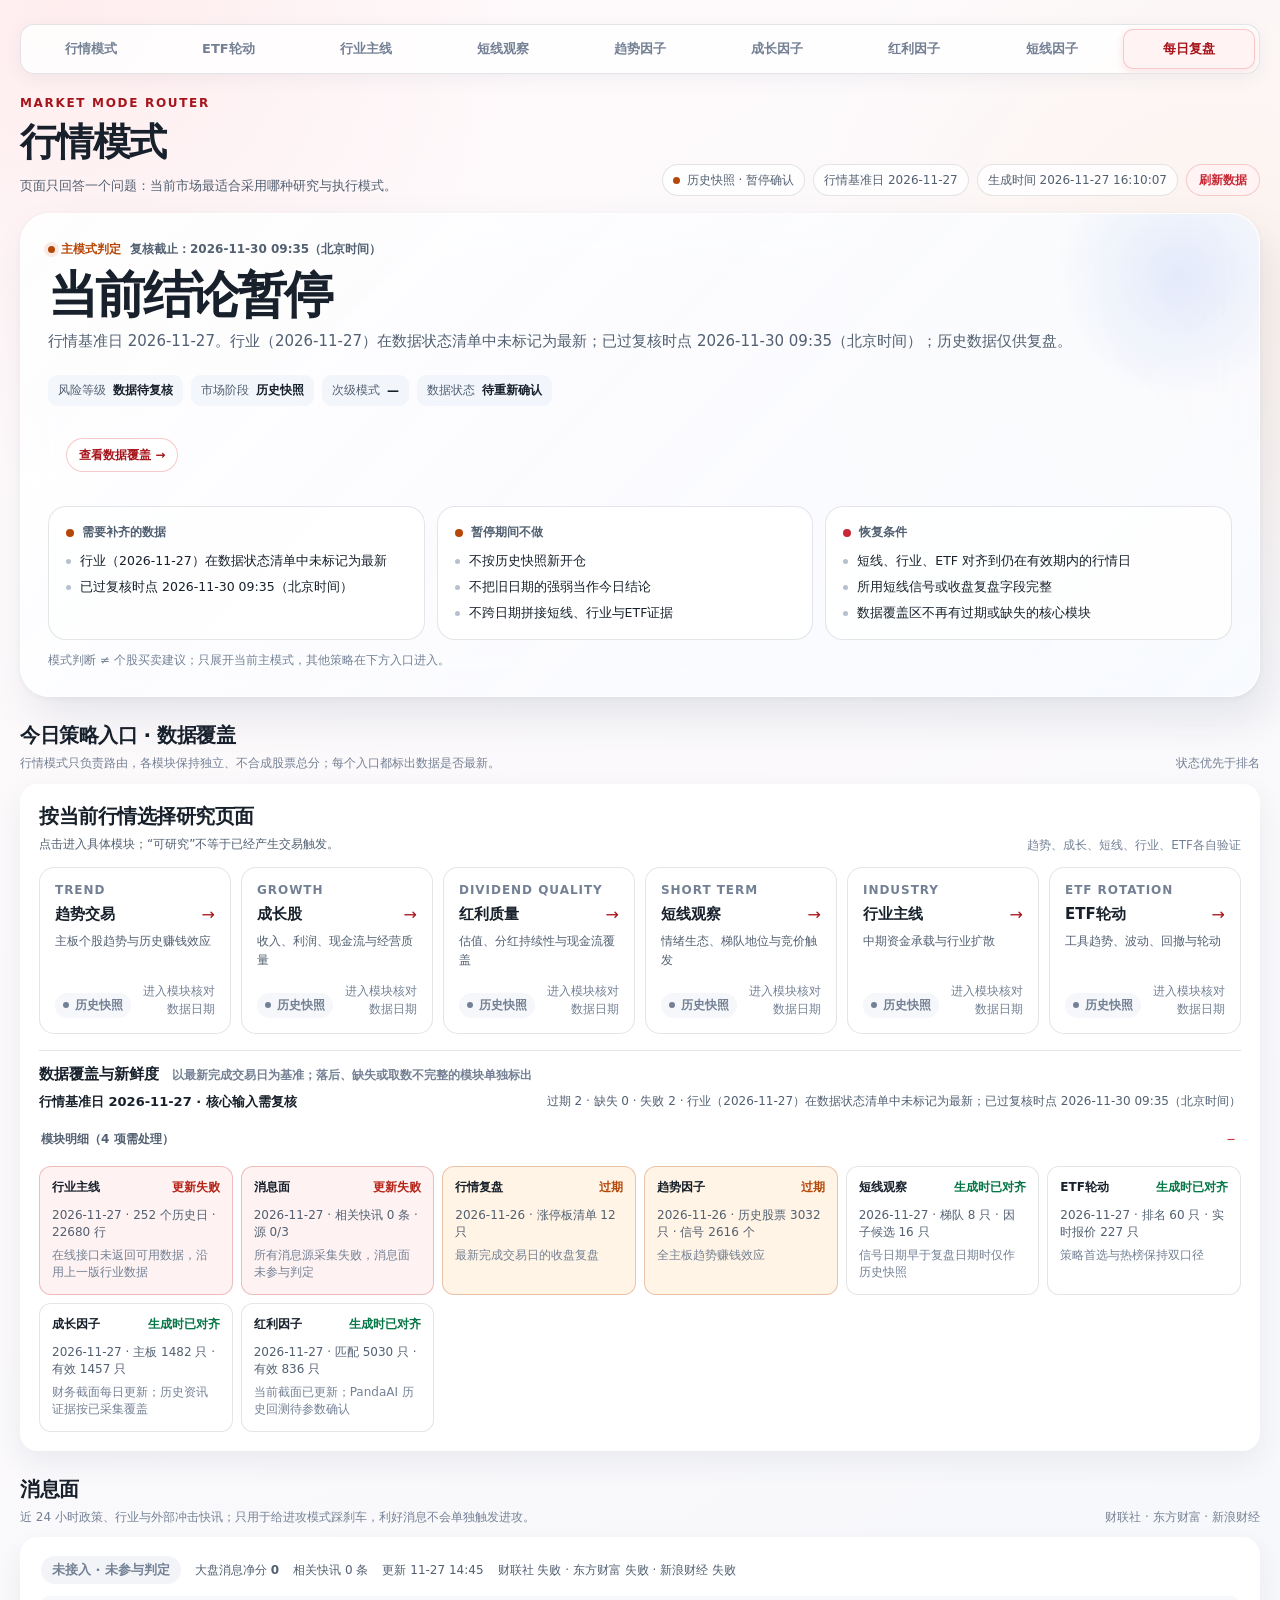
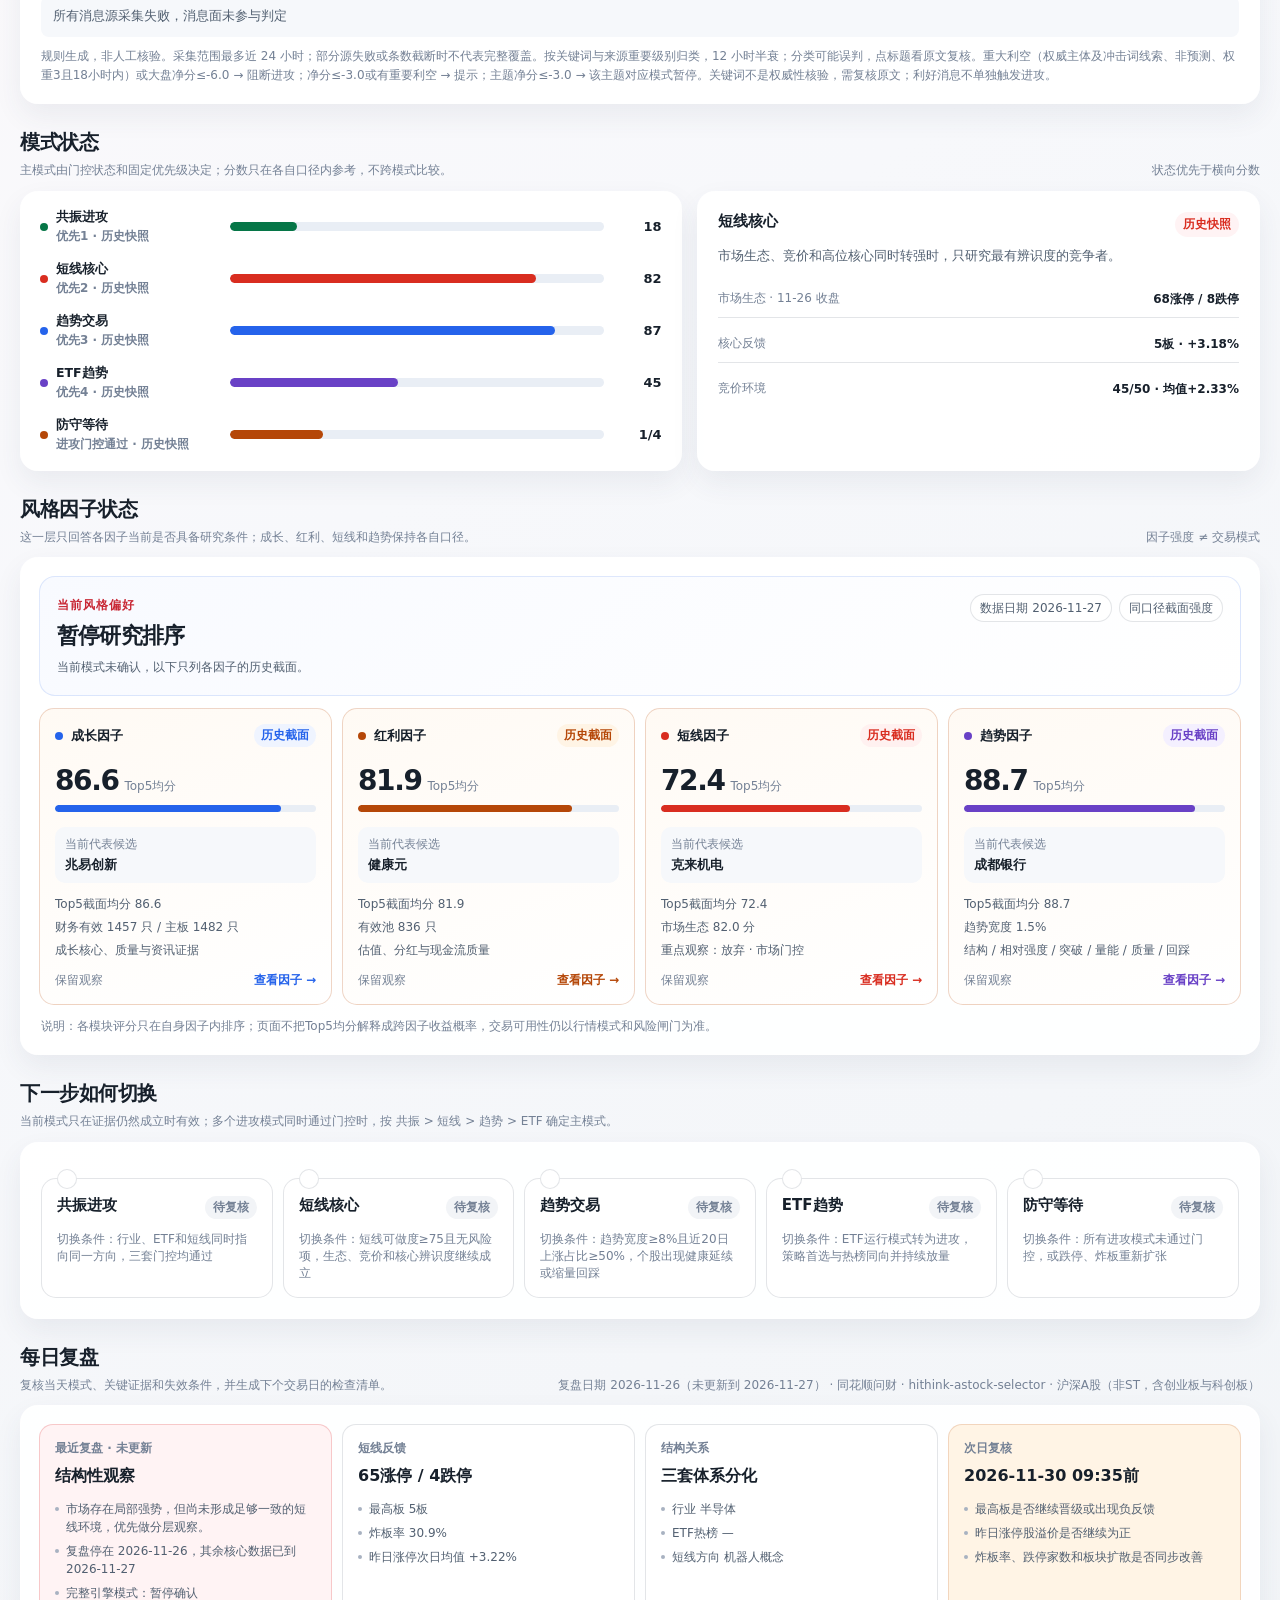
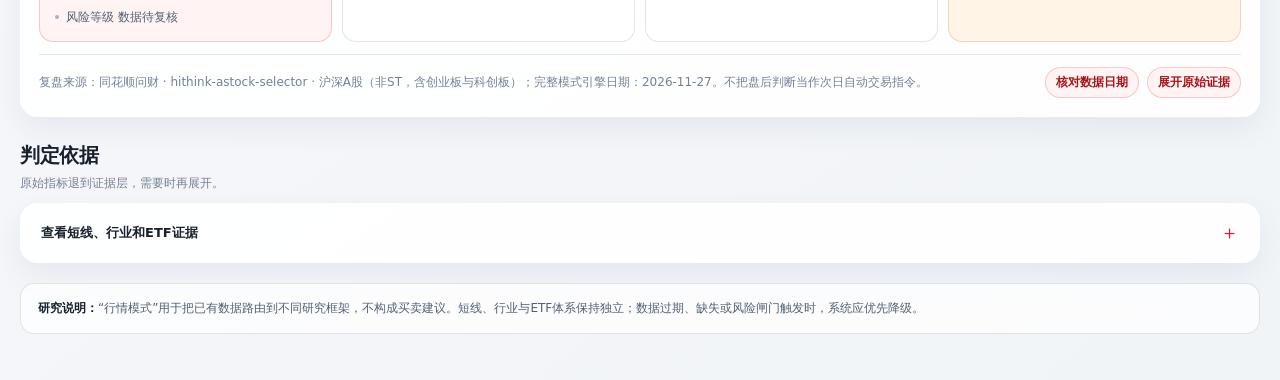
<file: web/market_overview.html>
<!doctype html>
<html lang="zh-CN">
<head>
  <meta charset="utf-8">
  <meta name="viewport" content="width=device-width, initial-scale=1">
  <meta http-equiv="refresh" content="0; url=./market_mode.html#daily-review">
  <title>市场总览 · 三轨决策</title>
  <style>
    :root {
      color-scheme: light;
      --bg: #f4f6fa;
      --panel: rgb(255 255 255 / .9);
      --panel-solid: #fff;
      --ink: #17202b;
      --muted: #657286;
      --subtle: #8a96a8;
      --line: rgb(65 82 108 / .14);
      --blue: #2563eb;
      --blue-soft: #eef4ff;
      --up: #d92d20;
      --down: #16805f;
      --orange: #b54708;
      --orange-soft: #fff4e5;
      --green-soft: #ecfdf3;
      --shadow: 0 18px 45px rgb(48 68 99 / .10), 0 2px 8px rgb(48 68 99 / .05);
      --shadow-small: 0 7px 22px rgb(48 68 99 / .07);
      --radius-xl: 28px;
      --radius-lg: 20px;
      --radius-md: 14px;
    }

    * { box-sizing: border-box; }
    body {
      margin: 0;
      min-width: 320px;
      color: var(--ink);
      background:
        radial-gradient(circle at 12% 0%, rgb(219 231 255 / .65), transparent 30%),
        radial-gradient(circle at 93% 8%, rgb(255 232 212 / .48), transparent 24%),
        linear-gradient(145deg, #f8f9ff 0%, var(--bg) 58%, #eef1f6 100%);
      font-family: "Microsoft YaHei", "PingFang SC", system-ui, -apple-system, sans-serif;
    }
    button, a { font: inherit; }
    a { color: inherit; }
    .shell { width: min(1440px, calc(100% - 40px)); margin: 0 auto; padding: 24px 0 42px; }
    .topbar { display:flex; align-items:flex-end; justify-content:space-between; gap:20px; margin: 22px 0 18px; }
    .eyebrow { margin: 0 0 8px; color: var(--blue); font-size: 12px; font-weight: 800; letter-spacing: .12em; }
    h1, h2, h3, p { margin-top: 0; }
    h1 { margin-bottom: 8px; font-size: clamp(26px, 3vw, 38px); letter-spacing: -.04em; }
    h2 { margin-bottom: 4px; font-size: 19px; letter-spacing: -.02em; }
    h3 { margin-bottom: 8px; font-size: 16px; }
    .subtitle { margin: 0; color: var(--muted); font-size: 14px; line-height: 1.65; }

    .dashboard-tabs {
      display: inline-flex; align-items: center; gap: 5px; padding: 4px;
      border: 1px solid var(--line); border-radius: 14px; background: rgb(255 255 255 / .72);
      box-shadow: 0 5px 18px rgb(29 42 68 / .05);
    }
    .dashboard-tab { display:inline-flex; align-items:center; min-height:36px; padding:0 15px; border-radius:10px; color:var(--muted); text-decoration:none; font-size:13px; font-weight:750; transition: .18s ease; }
    .dashboard-tab:hover, .dashboard-tab:focus-visible { color:var(--blue); background:var(--blue-soft); outline: none; }
    .dashboard-tab.active { color:var(--blue); background:#fff; box-shadow: 0 2px 9px rgb(23 35 58 / .09); }
    .status-line { display:flex; flex-wrap:wrap; align-items:center; justify-content:flex-end; gap:8px; color:var(--muted); font-size:12px; }
    .pill { display:inline-flex; align-items:center; gap:6px; min-height:28px; padding:0 10px; border:1px solid var(--line); border-radius:999px; background:rgb(255 255 255 / .72); white-space:nowrap; }
    .dot { width:7px; height:7px; border-radius:50%; background:var(--blue); }
    .dot.orange { background:var(--orange); }
    .dot.green { background:var(--down); }

    .panel { border:1px solid rgb(255 255 255 / .86); border-radius:var(--radius-lg); background:var(--panel); box-shadow:var(--shadow-small); }
    .anchor { padding:26px; border-radius:var(--radius-xl); background:linear-gradient(135deg, rgb(255 255 255 / .91), rgb(247 250 255 / .82)); box-shadow:var(--shadow); }
    .anchor-head { display:flex; align-items:flex-start; justify-content:space-between; gap:20px; }
    .anchor h2 { font-size:24px; margin:0 0 8px; }
    .anchor-summary { max-width:760px; margin:0; color:var(--muted); line-height:1.75; font-size:14px; }
    .state-badge { display:inline-flex; align-items:center; gap:8px; min-height:36px; padding:0 13px; border:1px solid rgb(181 71 8 / .18); border-radius:999px; color:var(--orange); background:var(--orange-soft); font-size:13px; font-weight:800; white-space:nowrap; }
    .state-badge i { width:8px; height:8px; border-radius:50%; background:var(--orange); }
    .three-rails { display:grid; grid-template-columns:repeat(3, 1fr); gap:12px; margin-top:22px; }
    .rail { position:relative; min-height:178px; padding:18px; border:1px solid var(--line); border-radius:var(--radius-lg); background:rgb(255 255 255 / .84); }
    .rail::before { content:""; position:absolute; left:0; top:16px; bottom:16px; width:3px; border-radius:0 5px 5px 0; background:var(--blue); }
    .rail.sentiment::before { background:var(--up); }
    .rail.etf::before { background:#8b5cf6; }
    .rail-label { display:flex; justify-content:space-between; align-items:center; gap:10px; margin-bottom:16px; padding-left:5px; color:var(--muted); font-size:12px; font-weight:800; letter-spacing:.03em; }
    .rail-title { margin:0 0 4px; padding-left:5px; font-size:23px; letter-spacing:-.04em; }
    .rail-note { margin:0; padding-left:5px; color:var(--muted); font-size:13px; line-height:1.65; }
    .rail-meta { display:flex; flex-wrap:wrap; gap:7px; margin-top:16px; padding-left:5px; }
    .metric-chip { display:inline-flex; align-items:center; gap:5px; padding:5px 8px; border-radius:8px; color:var(--muted); background:#f5f7fb; font-size:11px; font-variant-numeric:tabular-nums; }
    .metric-chip strong { color:var(--ink); font-size:12px; }
    .up { color:var(--up) !important; }
    .down { color:var(--down) !important; }
    .neutral { color:var(--muted) !important; }

    .section-head { display:flex; align-items:flex-end; justify-content:space-between; gap:16px; margin:26px 0 12px; }
    .section-head p { margin:0; color:var(--muted); font-size:12px; line-height:1.5; }
    .grid-2 { display:grid; grid-template-columns:1.1fr .9fr; gap:16px; }
    .grid-3 { display:grid; grid-template-columns:repeat(3, 1fr); gap:16px; }
    .content-panel { padding:20px; }
    .relation-list { display:grid; gap:10px; margin-top:15px; }
    .relation { display:grid; grid-template-columns:minmax(125px, .8fr) 110px 1.35fr; align-items:center; gap:12px; padding:12px 0; border-bottom:1px solid var(--line); }
    .relation:last-child { border-bottom:0; }
    .relation-name { font-size:13px; font-weight:800; }
    .relation-detail { color:var(--muted); font-size:12px; line-height:1.5; }
    .relation-status { display:inline-flex; justify-content:center; align-items:center; min-height:28px; padding:0 9px; border-radius:999px; font-size:12px; font-weight:800; }
    .relation-status.split { color:var(--orange); background:var(--orange-soft); }
    .relation-status.partial { color:#6841c6; background:#f2edff; }
    .relation-status.independent { color:var(--blue); background:var(--blue-soft); }
    .route-card { display:block; padding:17px; border:1px solid var(--line); border-radius:var(--radius-md); background:rgb(255 255 255 / .82); text-decoration:none; }
    .route-card:hover,.route-card:focus-visible { border-color:rgb(37 99 235 / .32); background:var(--blue-soft); outline:none; }
    .route-card h3 { display:flex; justify-content:space-between; align-items:center; gap:8px; }
    .route-card p { margin:0; color:var(--muted); font-size:13px; line-height:1.65; }
    .route-card .route-tag { color:var(--blue); font-size:11px; font-weight:800; }
    .route-card.caution .route-tag { color:var(--orange); }
    .bar-list { display:grid; gap:12px; margin-top:17px; }
    .bar-row { display:grid; grid-template-columns:100px 1fr 58px; gap:10px; align-items:center; font-size:12px; }
    .bar-name { overflow:hidden; text-overflow:ellipsis; white-space:nowrap; color:var(--muted); }
    .bar-track { height:9px; border-radius:999px; overflow:hidden; background:#edf1f6; }
    .bar-fill { height:100%; border-radius:999px; background:linear-gradient(90deg, #8b5cf6, #2563eb); }
    .bar-value { text-align:right; font-variant-numeric:tabular-nums; font-weight:800; }
    .compare { display:grid; gap:10px; margin-top:17px; }
    .compare-row { display:grid; grid-template-columns:1fr 80px 80px; align-items:center; gap:8px; padding:10px 0; border-bottom:1px solid var(--line); font-size:12px; }
    .compare-row:last-child { border-bottom:0; }
    .compare-row span:not(:first-child) { text-align:right; font-variant-numeric:tabular-nums; }
    .compare-head { color:var(--subtle); font-size:11px; }

    .table-panel { overflow:hidden; }
    .table-wrap { overflow:auto; }
    table { width:100%; border-collapse:collapse; min-width:690px; }
    th, td { padding:12px 14px; border-bottom:1px solid var(--line); text-align:right; font-size:12px; white-space:nowrap; font-variant-numeric:tabular-nums; }
    th { color:var(--subtle); background:#fbfcfe; font-size:11px; font-weight:750; }
    th:first-child, td:first-child { text-align:left; }
    tr:last-child td { border-bottom:0; }
    .stock-name { font-weight:800; }
    .stock-sub { display:block; margin-top:3px; color:var(--subtle); font-size:11px; font-weight:400; }
    .tag { display:inline-flex; min-height:22px; align-items:center; padding:0 7px; border-radius:7px; color:var(--muted); background:#f1f4f8; font-size:11px; }
    .tag.red { color:var(--up); background:#fff0ef; }
    .tag.blue { color:var(--blue); background:var(--blue-soft); }
    .tag.purple { color:#6841c6; background:#f2edff; }
    .footer-note { margin-top:24px; padding:15px 18px; border:1px solid var(--line); border-radius:var(--radius-md); color:var(--muted); background:rgb(255 255 255 / .66); font-size:12px; line-height:1.7; }
    .footer-note strong { color:var(--ink); }
    .source { color:var(--subtle); font-size:11px; }
    .hide-mobile { display:inline; }
    @media (max-width: 980px) {
      .grid-2 { grid-template-columns:1fr; }
      .grid-3, .three-rails { grid-template-columns:1fr; }
      .anchor-head { flex-direction:column; }
      .status-line { justify-content:flex-start; }
    }
    @media (max-width: 620px) {
      .shell { width:min(100% - 24px, 560px); padding-top:14px; }
      .dashboard-tabs { width:100%; overflow:auto; }
      .dashboard-tab { flex:0 0 auto; padding:0 11px; }
      .topbar { align-items:flex-start; flex-direction:column; margin-top:18px; }
      .anchor { padding:18px; }
      .anchor h2 { font-size:21px; }
      .rail { min-height:0; }
      .section-head { align-items:flex-start; flex-direction:column; }
      .relation { grid-template-columns:1fr 96px; }
      .relation-detail { grid-column:1 / -1; }
      .hide-mobile { display:none; }
    }
    @media (prefers-reduced-motion: reduce) { *, *::before, *::after { scroll-behavior:auto !important; transition:none !important; } }
    @media (prefers-reduced-transparency: reduce) { .panel, .anchor, .rail, .route-card, .footer-note { background:var(--panel-solid); } }
  </style>
  <link rel="stylesheet" href="./red_theme.css?v=20260831-nav-stable3" />
</head>
<body>
  <script>window.location.replace("./market_mode.html#daily-review");</script>
  <main class="shell">
    <nav class="dashboard-tabs" aria-label="看板页面">
      <a class="dashboard-tab" href="./market_mode.html">行情模式</a>
      <a class="dashboard-tab" href="./index.html">ETF轮动</a>
      <a class="dashboard-tab" href="./industry_mainline_dashboard.html">行业主线</a>
      <a class="dashboard-tab" href="./shortterm_dashboard.html">短线观察</a>
      <a class="dashboard-tab" href="./trend_engine.html">趋势因子</a>
      <a class="dashboard-tab" href="./growth_factor.html">成长因子</a>
      <a class="dashboard-tab" href="./dividend_factor.html">红利因子</a>
      <a class="dashboard-tab" href="./shortterm_factor_preview.html">短线因子</a>
      <a class="dashboard-tab active" href="./market_mode.html#daily-review" aria-current="page">每日复盘</a>
    </nav>

    <header class="topbar">
      <div>
        <p class="eyebrow">MARKET OVERVIEW · THREE RAILS</p>
        <h1>市场总览</h1>
        <p class="subtitle">把行业趋势、短线情绪与 ETF 资金热度并列观察，先识别关系，再决定看哪一套专业看板。</p>
      </div>
      <div class="status-line" aria-label="数据状态">
        <span class="pill"><i class="dot orange"></i>本地快照</span>
        <span class="pill">数据日期&nbsp;2026-08-26</span>
        <span class="pill">更新至&nbsp;15:16</span>
      </div>
    </header>

    <section class="anchor" aria-labelledby="decision-title">
      <div class="anchor-head">
        <div>
          <h2 id="decision-title">三轨分化：不要强行寻找唯一主线</h2>
          <p class="anchor-summary">行业资金当前集中在半导体与通信设备，短线情绪主轴偏向医药与高位连板，ETF策略首选仍是黄金。三者逻辑不同，当前适合分轨研究，不把一个系统的结论直接当成另一个系统的买入依据。</p>
        </div>
        <span class="state-badge"><i></i>关系状态：分化</span>
      </div>
      <div class="three-rails">
        <article class="rail trend">
          <div class="rail-label"><span>行业趋势</span><span class="tag blue">中周期</span></div>
          <h3 class="rail-title">半导体</h3>
          <p class="rail-note">资金占比最高，但当日涨幅接近持平，暂时更像资金承载方向，不等于短线强势。</p>
          <div class="rail-meta"><span class="metric-chip">成交占比 <strong>11.7%</strong></span><span class="metric-chip">当日 <strong class="down">-0.07%</strong></span><span class="metric-chip">扩散 <strong>36%</strong></span></div>
        </article>
        <article class="rail sentiment">
          <div class="rail-label"><span>短线情绪</span><span class="tag red">接力周期</span></div>
          <h3 class="rail-title">医药生物</h3>
          <p class="rail-note">可做度 78 分，最高 5 板，汉森制药处于高位核心位置；次日仍需看竞价和承接。</p>
          <div class="rail-meta"><span class="metric-chip">可做度 <strong class="up">78</strong></span><span class="metric-chip">最高板 <strong>5板</strong></span><span class="metric-chip">龙头溢价 <strong class="up">+9.08%</strong></span></div>
        </article>
        <article class="rail etf">
          <div class="rail-label"><span>ETF资金</span><span class="tag purple">工具热度</span></div>
          <h3 class="rail-title">黄金 ≠ 半导体</h3>
          <p class="rail-note">模型首选为黄金ETF，实时热榜则偏向半导体ETF。策略选择和市场热度需要分别展示。</p>
          <div class="rail-meta"><span class="metric-chip">策略首选 <strong>黄金ETF</strong></span><span class="metric-chip">热榜首位 <strong>半导体</strong></span></div>
        </article>
      </div>
    </section>

    <div class="section-head">
      <div><h2>关系诊断</h2><p>这里识别共振、分化和独立逻辑，不把“不一致”直接判定为错误。</p></div>
      <span class="source">来源：三套本地快照 · 仅供研究</span>
    </div>
    <section class="grid-2">
      <article class="panel content-panel">
        <h3>三轨之间的关系</h3>
        <div class="relation-list">
          <div class="relation"><div class="relation-name">行业趋势 × 短线情绪</div><span class="relation-status split">明显分化</span><div class="relation-detail">半导体资金集中与医药高位接力并非同一条交易逻辑。</div></div>
          <div class="relation"><div class="relation-name">行业趋势 × ETF热度</div><span class="relation-status partial">局部重合</span><div class="relation-detail">行业资金偏半导体，ETF热榜也出现半导体，但ETF策略首选仍为黄金。</div></div>
          <div class="relation"><div class="relation-name">短线情绪 × ETF热度</div><span class="relation-status independent">各自独立</span><div class="relation-detail">医药短线核心与ETF成交热度暂未形成同向工具表达。</div></div>
        </div>
      </article>
      <article class="panel content-panel">
        <h3>今天应该看哪条路径</h3>
        <div class="route-card"><h3>看行业趋势 <span class="route-tag">中周期</span></h3><p>进入行业主线页，观察半导体的成交占比、扩散度和持续性是否改善。</p></div>
        <div class="route-card caution" style="margin-top:10px"><h3>看短线情绪 <span class="route-tag">高波动</span></h3><p>进入短线观察页，关注 5 板核心的竞价承接和高位分歧，不把 78 分当成确定性信号。</p></div>
        <div class="route-card" style="margin-top:10px"><h3>看ETF工具 <span class="route-tag">独立模型</span></h3><p>进入ETF轮动页，分别比较模型首选、实时热榜和防守模式，不要求它们指向同一题材。</p></div>
      </article>
    </section>

    <div class="section-head">
      <div><h2>因子子页</h2><p>总页面只做市场状态和路径选择，具体因子与个股结果进入独立页面。</p></div>
      <span class="source">可独立回测 · 可独立停用</span>
    </div>
    <section class="grid-3">
      <a class="route-card" href="./trend_engine.html"><h3>趋势因子 <span class="route-tag">已上线</span></h3><p>沪深主板全市场趋势结构、突破/回踩触发，以及每只股票自己的历史赚钱效应。</p></a>
      <a class="route-card" href="./growth_factor.html"><h3>成长因子 <span class="route-tag">研究中</span></h3><p>收入、利润、现金流、资产负债和历史资讯证据的成长分型；当前为研究截面。</p></a>
      <article class="route-card caution"><h3>基本面因子 <span class="route-tag">规划中</span></h3><p>盈利能力、现金流质量、资产负债和估值因子。只在财报披露时点正确后启用。</p></article>
      <article class="route-card caution"><h3>成长因子 <span class="route-tag">规划中</span></h3><p>收入/利润增长、加速度、利润率改善和现金流验证。与趋势页分开评估。</p></article>
    </section>

    <div class="section-head">
      <div><h2>三套看板的独立观察</h2><p>每一列回答不同问题，统一入口只负责路由。</p></div>
    </div>
    <section class="grid-3">
      <article class="panel content-panel">
        <h3>行业趋势 · 资金集中</h3>
        <div class="bar-list">
          <div class="bar-row"><span class="bar-name">半导体</span><span class="bar-track"><i class="bar-fill" style="width:100%"></i></span><strong class="bar-value">11.7%</strong></div>
          <div class="bar-row"><span class="bar-name">通信设备</span><span class="bar-track"><i class="bar-fill" style="width:66%"></i></span><strong class="bar-value">7.7%</strong></div>
          <div class="bar-row"><span class="bar-name">元件</span><span class="bar-track"><i class="bar-fill" style="width:38%"></i></span><strong class="bar-value">4.5%</strong></div>
          <div class="bar-row"><span class="bar-name">工业金属</span><span class="bar-track"><i class="bar-fill" style="width:27%"></i></span><strong class="bar-value">3.2%</strong></div>
        </div>
        <p class="source" style="margin:16px 0 0">行业数据日期：2026-08-26 · 252日历史窗口</p>
      </article>
      <article class="panel content-panel">
        <h3>短线情绪 · 核心候选</h3>
        <div class="compare">
          <div class="compare-row compare-head"><span>标的</span><span>连板</span><span>竞价</span></div>
          <div class="compare-row"><span><strong>汉森制药</strong></span><span>5板</span><span class="up">+9.08%</span></div>
          <div class="compare-row"><span><strong>深中华A</strong></span><span>4板</span><span class="up">+2.79%</span></div>
          <div class="compare-row"><span><strong>新华百货</strong></span><span>3板</span><span class="down">-4.07%</span></div>
        </div>
        <p class="source" style="margin:16px 0 0">信号：78分 · 最高板：5板 · 仍需次日确认</p>
      </article>
      <article class="panel content-panel">
        <h3>ETF资金 · 两个答案</h3>
        <div class="compare">
          <div class="compare-row compare-head"><span>视图</span><span>标的</span><span>含义</span></div>
          <div class="compare-row"><span><strong>策略首选</strong></span><span>黄金ETF</span><span class="neutral">配置</span></div>
          <div class="compare-row"><span><strong>热榜第1</strong></span><span>半导体ETF</span><span class="neutral">热度</span></div>
          <div class="compare-row"><span><strong>热榜第2</strong></span><span>创新药ETF</span><span class="neutral">关注</span></div>
        </div>
        <p class="source" style="margin:16px 0 0">ETF数据日期：2026-08-26 · 策略与热度分开解释</p>
      </article>
    </section>

    <div class="section-head">
      <div><h2>短线观察池</h2><p>这里只展示短线系统的候选，不代表行业主线或ETF方向确认。</p></div>
      <a class="pill" href="./shortterm_dashboard.html" style="text-decoration:none;color:var(--blue);font-weight:800">打开短线看板&nbsp;→</a>
    </div>
    <section class="panel table-panel">
      <div class="table-wrap">
        <table>
          <thead><tr><th>标的</th><th>角色</th><th>连板</th><th>竞价</th><th>当前处理</th><th>进入依据</th></tr></thead>
          <tbody>
            <tr><td><span class="stock-name">汉森制药</span><span class="stock-sub">002412 · 医药生物</span></td><td><span class="tag red">短线核心</span></td><td>5板</td><td class="up">+9.08%</td><td><span class="tag red">等待承接</span></td><td>高位强度与竞价共振</td></tr>
            <tr><td><span class="stock-name">深中华A</span><span class="stock-sub">000017 · 黄金珠宝</span></td><td><span class="tag blue">高位跟踪</span></td><td>4板</td><td class="up">+2.79%</td><td><span class="tag blue">观察</span></td><td>高位竞争与题材独立性</td></tr>
            <tr><td><span class="stock-name">新华百货</span><span class="stock-sub">600785 · 零售</span></td><td><span class="tag">分歧票</span></td><td>3板</td><td class="down">-4.07%</td><td><span class="tag">放弃</span></td><td>竞价低于预期</td></tr>
          </tbody>
        </table>
      </div>
    </section>

    <div class="footer-note"><strong>原型说明：</strong>当前页面使用 2026-08-26 本地快照，未连接实时接口。三套系统保持独立判断；“共振/分化”只是关系标签，不是自动买卖结论。行情、热度和策略结果均应以各自页面的来源与数据时间为准。</div>
  </main>
  <script src="./dashboard_nav.js?v=20260831"></script>
</body>
</html>
</file>
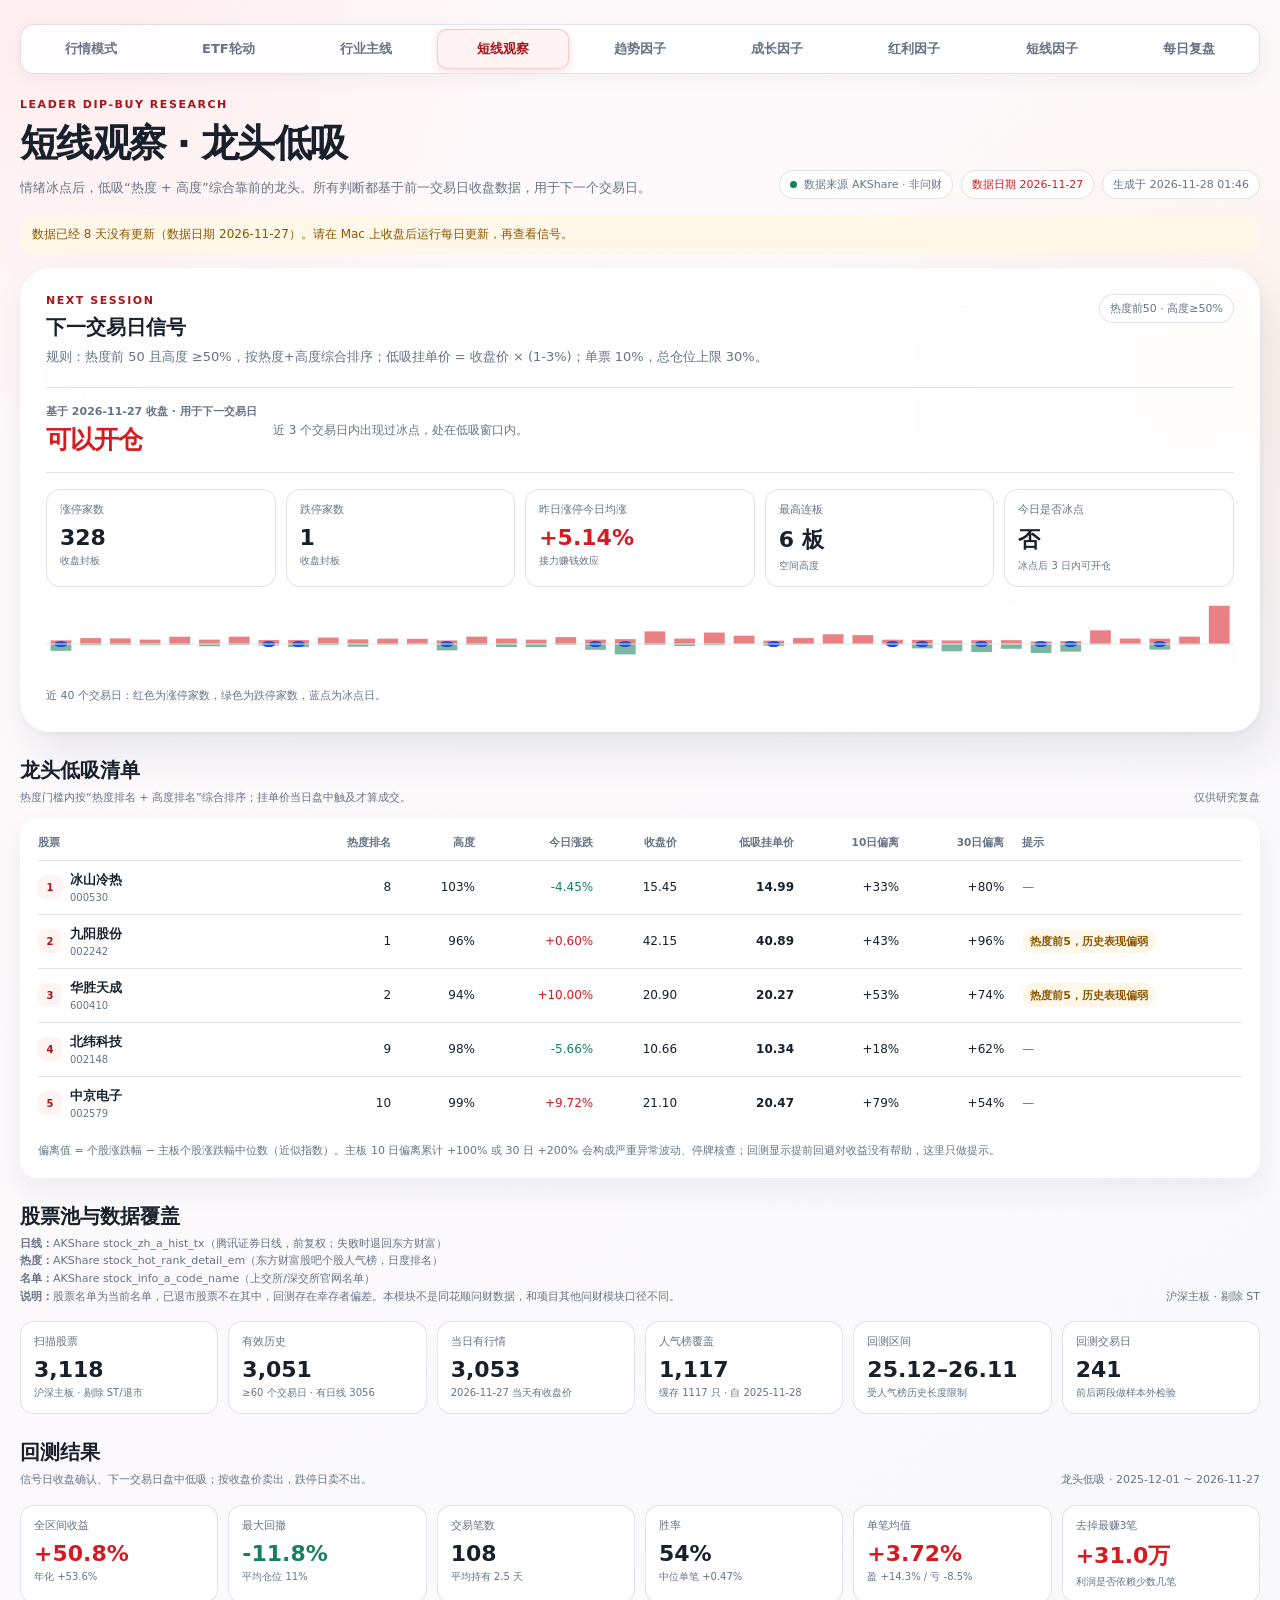
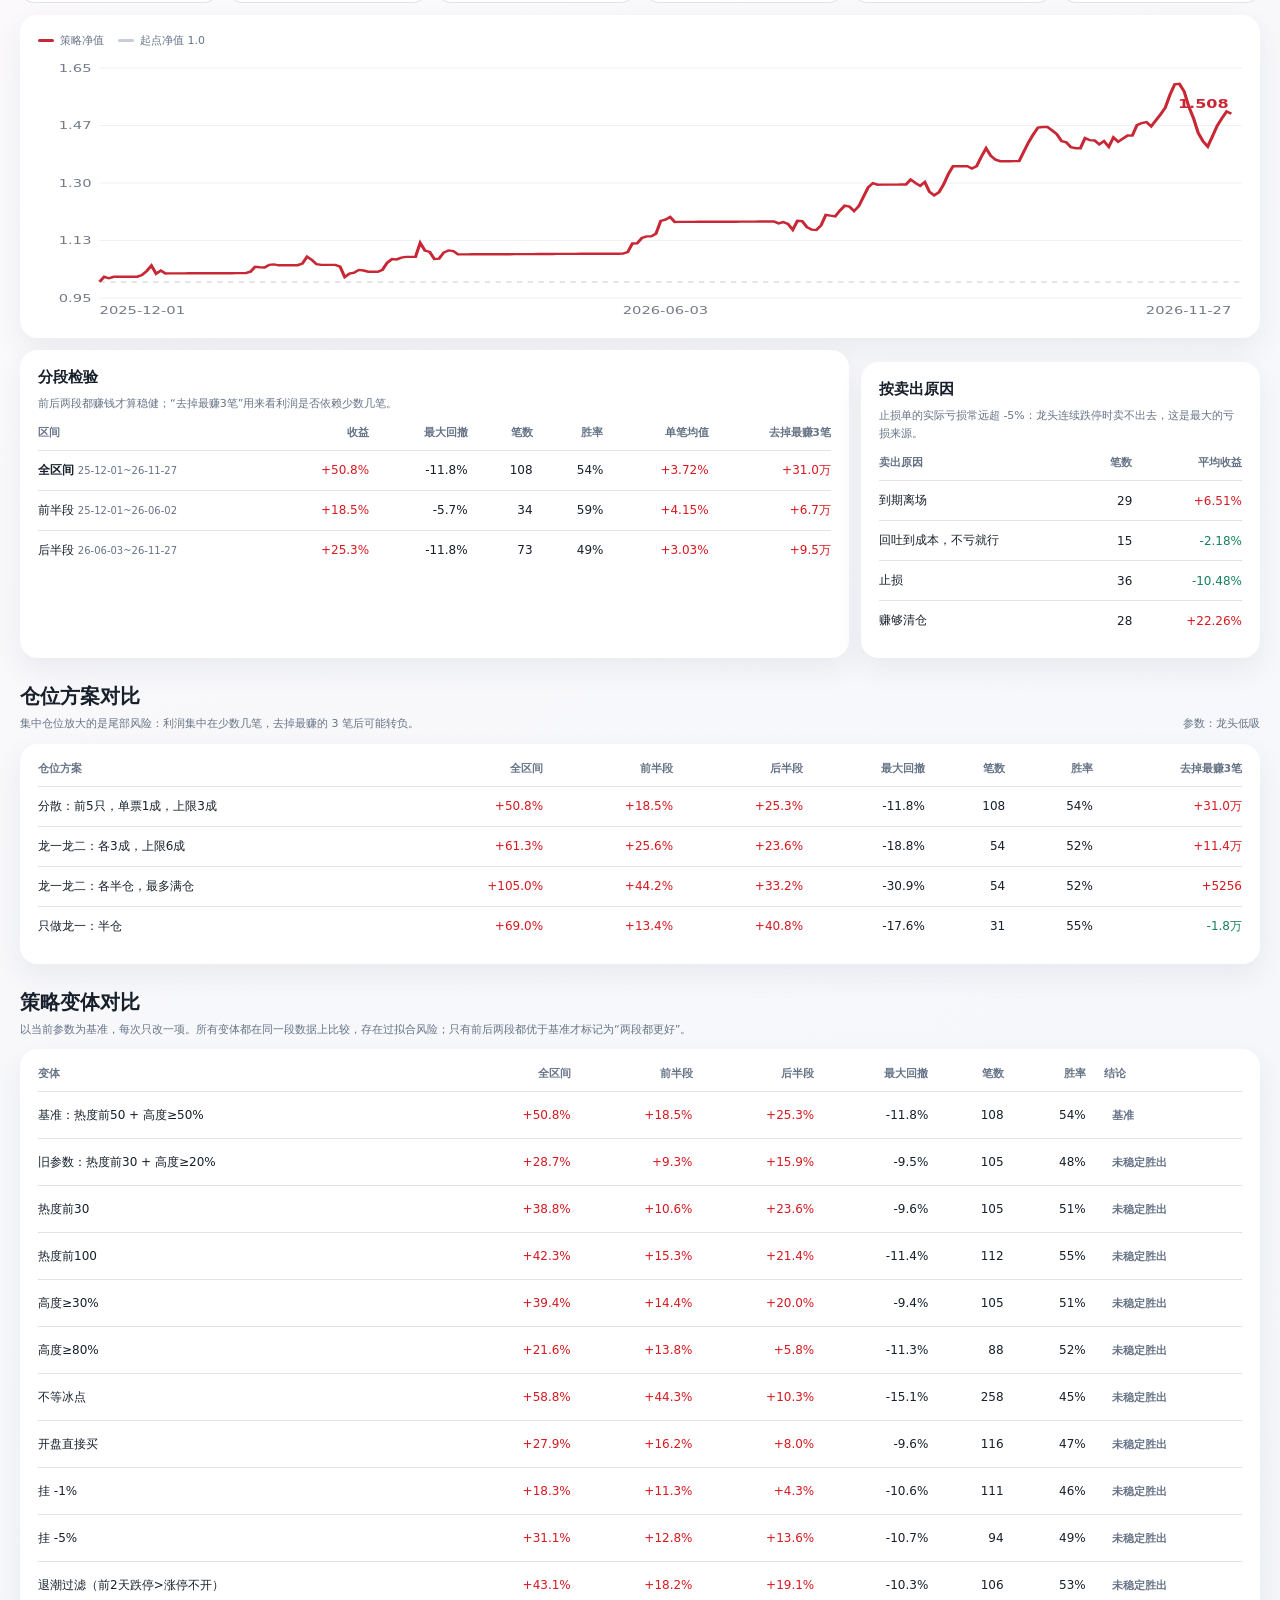
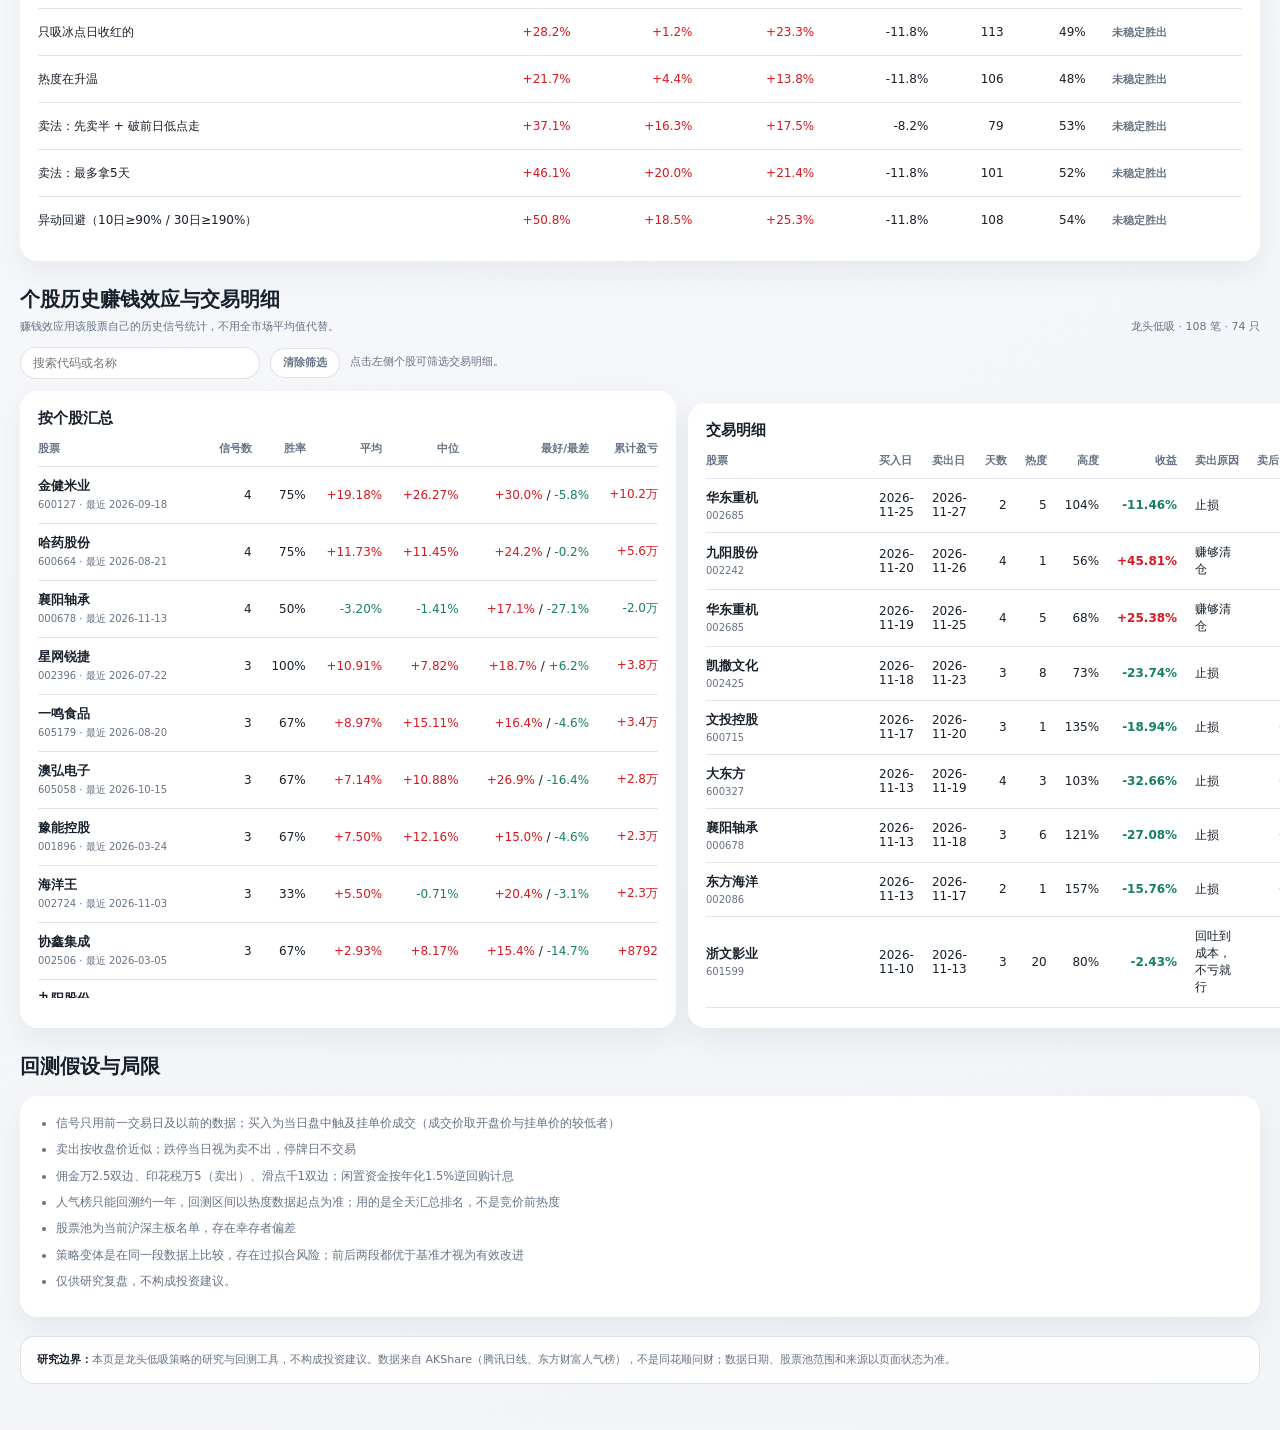
<file: web/shortterm_dashboard.html>
<!doctype html>
<html lang="zh-CN">
<head>
  <meta charset="utf-8">
  <meta name="viewport" content="width=device-width, initial-scale=1">
  <title>短线观察 · 龙头低吸</title>
  <link rel="stylesheet" href="./red_theme.css?v=20260831-nav-stable3">
  <style>
    :root { color-scheme: light; --ink:#17202b; --muted:#667386; --line:rgb(68 84 105 / .16); --red:#c82835; --red-soft:#fff3f4; --surface:#fff; }
    * { box-sizing:border-box; }
    body { margin:0; min-width:320px; overflow-x:hidden; color:var(--ink); background:linear-gradient(145deg,#fffafb,#f1f4f7); font-family:"Microsoft YaHei","PingFang SC",system-ui,sans-serif; font-variant-numeric:tabular-nums lining-nums; }
    button,a { font:inherit; }
    .shell { width:min(1400px,calc(100% - 40px)); margin:auto; padding:24px 0 46px; }
    .tabs { display:flex; gap:5px; width:max-content; max-width:100%; overflow:auto; padding:4px; border:1px solid var(--line); border-radius:14px; background:#ffffffe8; }
    .tab { min-height:36px; display:inline-flex; align-items:center; padding:0 13px; border-radius:10px; color:var(--muted); text-decoration:none; font-size:13px; font-weight:750; white-space:nowrap; }
    .tab:hover,.tab:focus-visible,.tab.active { color:var(--red); background:var(--red-soft); outline:0; }
    .tab.active { box-shadow:inset 0 -2px 0 var(--red); }
    .topbar { display:flex; justify-content:space-between; align-items:flex-end; gap:20px; margin:24px 0 16px; }
    .eyebrow { margin:0 0 7px; color:var(--red); font-size:11px; font-weight:850; letter-spacing:.14em; }
    h1,h2,h3,p { margin-top:0; } h1 { margin-bottom:8px; font-size:clamp(27px,3vw,38px); letter-spacing:-.045em; } h2 { margin-bottom:5px; font-size:20px; } h3 { margin-bottom:6px; font-size:15px; }
    .subtitle { margin:0; color:var(--muted); font-size:13px; line-height:1.7; }
    .data-state { display:flex; flex-wrap:wrap; justify-content:flex-end; gap:8px; }
    .pill,.tag { display:inline-flex; align-items:center; min-height:29px; padding:0 10px; border:1px solid var(--line); border-radius:999px; color:var(--muted); background:#ffffffe8; font-size:11px; white-space:nowrap; }
    .dot { width:7px; height:7px; margin-right:7px; border-radius:50%; background:#d97706; } .dot.ready { background:#16805f; }
    .anchor { padding:25px; border:1px solid #ffffffec; border-radius:30px; background:#ffffffe0; box-shadow:10px 20px 42px rgb(49 72 99 / .11),0 2px 8px rgb(49 72 99 / .05); -webkit-backdrop-filter:blur(26px) saturate(125%); backdrop-filter:blur(26px) saturate(125%); }
    .anchor-top { display:flex; justify-content:space-between; align-items:flex-start; gap:18px; }
    .decision { display:flex; align-items:center; gap:16px; margin-top:19px; padding:16px 0; border-top:1px solid var(--line); border-bottom:1px solid var(--line); }
    .decision strong { color:var(--red); font-size:25px; letter-spacing:-.04em; } .decision p { margin:0; color:var(--muted); font-size:12px; line-height:1.6; }
    .stat-grid { display:grid; grid-template-columns:repeat(5,1fr); gap:10px; margin-top:16px; }
    .stat { min-height:84px; padding:13px; border:1px solid var(--line); border-radius:14px; background:#fff; } .stat span { display:block; color:var(--muted); font-size:10.5px; } .stat strong { display:block; margin-top:8px; font-size:22px; } .stat small { display:block; margin-top:4px; color:var(--muted); font-size:10px; }
    .section-head { display:flex; align-items:flex-end; justify-content:space-between; gap:15px; margin:25px 0 11px; } .section-head p { margin:0; color:var(--muted); font-size:11px; line-height:1.6; }
    .grid { display:grid; grid-template-columns:repeat(4,1fr); gap:11px; } .card { padding:16px; border:1px solid var(--line); border-radius:16px; background:#fff; } .card .weight { float:right; color:var(--red); font-size:11px; font-weight:800; } .card p { margin:9px 0 0; color:var(--muted); font-size:11.5px; line-height:1.65; } .formula { margin-top:11px; padding:9px; border-radius:10px; color:#273447; background:#f7f8fa; font-size:11px; line-height:1.6; }
    .panel { border:1px solid #ffffffec; border-radius:18px; background:#fffffff0; box-shadow:0 12px 28px rgb(49 72 99 / .075); } .table-panel { padding:17px; } .note { margin:-2px 0 13px; color:var(--muted); font-size:11px; line-height:1.65; } .table-wrap { overflow-x:auto; } table { width:100%; min-width:1050px; border-collapse:collapse; font-size:12px; } th { padding:0 9px 10px; color:var(--muted); font-size:10.5px; text-align:left; white-space:nowrap; } td { padding:11px 9px; border-top:1px solid var(--line); vertical-align:middle; } th:first-child,td:first-child { padding-left:0; } th:last-child,td:last-child { padding-right:0; }
    .stock { display:flex; align-items:center; gap:8px; min-width:155px; } .rank { display:grid; width:24px; height:24px; place-items:center; border-radius:8px; color:var(--red); background:var(--red-soft); font-size:10px; font-weight:850; } .stock strong { display:block; font-size:12.5px; } .stock small { display:block; margin-top:3px; color:var(--muted); font-size:10px; }
    .stock-button { width:100%; padding:0; border:0; background:transparent; color:inherit; text-align:left; cursor:pointer; } .stock-button:focus-visible { outline:2px solid var(--red); outline-offset:4px; border-radius:8px; }
    .score { display:flex; align-items:center; gap:8px; min-width:110px; } .score i { display:block; width:64px; height:7px; border-radius:99px; background:#eee; overflow:hidden; } .score i::after { content:""; display:block; width:var(--value); height:100%; background:linear-gradient(90deg,#e25a62,var(--red)); }
    .tag { min-height:24px; padding:0 8px; border:0; font-weight:800; } .tag.primary { color:#8d1820; background:#fff0f1; } .tag.watch { color:#8a5500; background:#fff7e8; } .tag.risk { color:#a33a16; background:#fff1e9; } .muted { color:var(--muted); } .up { color:#c82835; } .down { color:#16805f; }
    .detail-layout { display:grid; grid-template-columns:.9fr 1.1fr; gap:12px; margin-top:12px; } .detail { padding:18px; min-height:236px; } .detail-head { display:flex; justify-content:space-between; gap:14px; } .detail h3 { margin:0; font-size:19px; } .detail h3 small { display:block; margin-top:5px; color:var(--muted); font-size:10.5px; font-weight:500; } .detail-score { color:var(--red); font-size:28px; font-weight:850; } .mini-grid { display:grid; grid-template-columns:repeat(3,1fr); gap:8px; margin-top:16px; } .mini { padding:10px; border-radius:11px; background:#f7f8fa; } .mini span { display:block; color:var(--muted); font-size:9.5px; } .mini strong { display:block; margin-top:4px; font-size:13px; } .detail-note { margin:14px 0 0; padding:10px 11px; color:var(--muted); background:var(--red-soft); border-radius:10px; font-size:11px; line-height:1.65; }
    .evidence { margin:0; padding-left:18px; } .evidence li { margin:0 0 10px; color:var(--muted); font-size:11px; line-height:1.55; } .evidence a { color:var(--red); text-decoration:none; } .evidence a:hover,.evidence a:focus-visible { text-decoration:underline; }
    .footer { margin-top:19px; padding:14px 16px; border:1px solid var(--line); border-radius:14px; color:var(--muted); background:#ffffffe0; font-size:11px; line-height:1.7; } .footer strong { color:var(--ink); }
    .empty { padding:28px 10px; color:var(--muted); font-size:12px; line-height:1.7; }
    @media (max-width:1050px) { .stat-grid { grid-template-columns:repeat(3,1fr); } .grid { grid-template-columns:repeat(2,1fr); } .detail-layout { grid-template-columns:1fr; } }
    @media (max-width:620px) { .shell,.anchor,.panel,.detail,.card,.table-panel,.table-wrap,.detail-layout > * { min-width:0; } .shell { width:calc(100% - 24px); padding-top:14px; } .topbar,.anchor-top { flex-direction:column; align-items:flex-start; } .data-state { justify-content:flex-start; } .pill { white-space:normal; overflow-wrap:anywhere; } .anchor { padding:18px; border-radius:24px; } .decision { align-items:flex-start; flex-direction:column; gap:6px; } .stat-grid { grid-template-columns:1fr 1fr; } .grid { grid-template-columns:1fr; } .section-head { align-items:flex-start; flex-direction:column; } .table-panel,.detail { padding:14px; } .mini-grid { grid-template-columns:1fr 1fr; } table { min-width:0; } th:nth-child(4),td:nth-child(4),th:nth-child(5),td:nth-child(5),th:nth-child(7),td:nth-child(7) { display:none; } }
    @supports not ((-webkit-backdrop-filter:blur(1px)) or (backdrop-filter:blur(1px))) { .anchor { background:#fff; } }
    @media (prefers-reduced-transparency:reduce) { .anchor { background:#fff; -webkit-backdrop-filter:none; backdrop-filter:none; } } @media (prefers-reduced-motion:reduce) { *,*::before,*::after { transition-duration:.01ms!important; animation-duration:.01ms!important; scroll-behavior:auto!important; } }
  </style>
  <style>
    /* 龙头低吸页补充样式：沿用成长/趋势页的卡片、标签和表格语言 */
    .anchor .stat-grid.six, .stat-grid.six { grid-template-columns:repeat(6,1fr); }
    .decision .verdict-for { display:block; margin-bottom:4px; color:var(--muted); font-size:11px; font-weight:700; letter-spacing:0; }
    .decision.hold strong { color:#1d4ed8; }
    .seg { display:inline-flex; gap:5px; padding:4px; border:1px solid var(--line); border-radius:14px; background:#ffffffe8; }
    .seg { flex-shrink:0; } .seg button { white-space:nowrap; min-height:32px; padding:0 12px; border:0; border-radius:10px; background:transparent; color:var(--muted); font-size:12px; font-weight:750; cursor:pointer; }
    .seg button.active, .seg button:hover, .seg button:focus-visible { color:var(--red); background:var(--red-soft); outline:0; }
    .seg button.active { box-shadow:inset 0 -2px 0 var(--red); }
    .alert { display:none; margin:0 0 14px; padding:10px 12px; border-radius:12px; color:#8a5500; background:#fff7e8; font-size:12px; line-height:1.6; } .alert.show { display:block; } .alert.error { color:#8d1820; background:#fff0f1; }
    .num { text-align:right; } th.num { text-align:right; }
    .chart { padding:6px 0 0; } .chart svg { display:block; width:100%; height:260px; } .strip svg { display:block; width:100%; height:86px; }
    .legend { display:flex; flex-wrap:wrap; gap:14px; margin:0 0 6px; color:var(--muted); font-size:11px; } .legend i { display:inline-block; width:16px; height:3px; margin-right:6px; border-radius:2px; vertical-align:middle; }
    .toolbar { display:flex; flex-wrap:wrap; align-items:center; gap:10px; margin-bottom:12px; }
    .toolbar input { width:240px; min-height:32px; padding:0 12px; border:1px solid var(--line); border-radius:999px; background:#fff; font:inherit; font-size:12px; color:var(--ink); }
    .toolbar input:focus-visible { outline:2px solid var(--red); outline-offset:1px; }
    .btn-ghost { min-height:30px; padding:0 12px; border:1px solid var(--line); border-radius:999px; background:#fff; color:var(--muted); font-size:11px; font-weight:750; cursor:pointer; }
    .table-wrap.scroll { max-height:560px; overflow:auto; } .table-wrap.scroll th { position:sticky; top:0; z-index:1; background:#fff; padding-top:4px; }
    tr.clickable { cursor:pointer; } tr.clickable:hover td, tr.selected td { background:var(--red-soft); }
    .panel h3 { margin:0 0 10px; }
    .assume { margin:0; padding-left:18px; } .assume li { margin:0 0 8px; color:var(--muted); font-size:11.5px; line-height:1.6; }
    .table-panel + .table-panel { margin-top:12px; }
    .detail-layout.even { grid-template-columns:1fr 1fr; } .detail-layout.wide-left { grid-template-columns:1.35fr .65fr; }
    .detail-layout table { min-width:620px; }
    @media (max-width:1050px) { .anchor .stat-grid.six, .stat-grid.six { grid-template-columns:repeat(3,1fr); } .detail-layout.even, .detail-layout.wide-left { grid-template-columns:1fr; } }
    @media (max-width:620px) { .anchor .stat-grid.six, .stat-grid.six { grid-template-columns:1fr 1fr; } .toolbar input { width:100%; } .detail-layout table, .table-panel table { min-width:560px; } }
  </style>
</head>
<body>
  <main class="shell">
    <nav class="dashboard-tabs" aria-label="看板页面">
      <a class="dashboard-tab" href="./market_mode.html">行情模式</a>
      <a class="dashboard-tab" href="./index.html">ETF轮动</a>
      <a class="dashboard-tab" href="./industry_mainline_dashboard.html">行业主线</a>
      <a class="dashboard-tab active" href="./shortterm_dashboard.html" aria-current="page">短线观察</a>
      <a class="dashboard-tab" href="./trend_engine.html">趋势因子</a>
      <a class="dashboard-tab" href="./growth_factor.html">成长因子</a>
      <a class="dashboard-tab" href="./dividend_factor.html">红利因子</a>
      <a class="dashboard-tab" href="./shortterm_factor_preview.html">短线因子</a>
      <a class="dashboard-tab" href="./market_mode.html#daily-review">每日复盘</a>
    </nav>
    <header class="topbar"><div><p class="eyebrow">LEADER DIP-BUY RESEARCH</p><h1>短线观察 · 龙头低吸</h1><p class="subtitle">情绪冰点后，低吸“热度 + 高度”综合靠前的龙头。所有判断都基于前一交易日收盘数据，用于下一个交易日。</p></div><div class="data-state"><span class="pill"><i class="dot" id="source-dot"></i><span id="ld-source-pill">数据来源 AKShare · 非问财</span></span><span class="pill" id="ld-date">数据日期 —</span><span class="pill" id="ld-generated">生成于 —</span></div></header>
    <div class="alert" id="ld-fresh" role="alert"></div>

    <section class="anchor" aria-labelledby="ld-sig-title">
      <div class="anchor-top"><div><p class="eyebrow">NEXT SESSION</p><h2 id="ld-sig-title">下一交易日信号</h2><p class="subtitle" id="ld-rule">规则：—</p></div><span class="pill">热度前50 · 高度≥50%</span></div>
      <div class="decision" id="ld-verdict-box"><div><span class="verdict-for" id="ld-verdict-for">基于 — 收盘</span><strong id="ld-verdict">等待数据</strong></div><p id="ld-verdict-why">—</p></div>
      <div class="stat-grid"><div class="stat"><span>涨停家数</span><strong id="emo-up">—</strong><small>收盘封板</small></div><div class="stat"><span>跌停家数</span><strong id="emo-down">—</strong><small>收盘封板</small></div><div class="stat"><span>昨日涨停今日均涨</span><strong id="emo-prem">—</strong><small>接力赚钱效应</small></div><div class="stat"><span>最高连板</span><strong id="emo-boards">—</strong><small>空间高度</small></div><div class="stat"><span>今日是否冰点</span><strong id="emo-ice">—</strong><small>冰点后 3 日内可开仓</small></div></div>
      <div class="strip" style="margin-top:14px"><svg id="ld-strip" viewBox="0 0 600 90" preserveAspectRatio="none" role="img" aria-label="近40个交易日涨停跌停家数与冰点"></svg><p class="subtitle" style="font-size:11px">近 40 个交易日：红色为涨停家数，绿色为跌停家数，蓝点为冰点日。</p></div>
    </section>

    <div class="section-head"><div><h2>龙头低吸清单</h2><p>热度门槛内按“热度排名 + 高度排名”综合排序；挂单价当日盘中触及才算成交。</p></div><p>仅供研究复盘</p></div>
    <section class="panel table-panel"><div class="table-wrap"><table><thead><tr><th>股票</th><th class="num">热度排名</th><th class="num">高度</th><th class="num">今日涨跌</th><th class="num">收盘价</th><th class="num">低吸挂单价</th><th class="num">10日偏离</th><th class="num">30日偏离</th><th>提示</th></tr></thead><tbody id="ld-leaders"><tr><td colspan="9"><div class="empty">正在加载 outputs/leader_dip.json…</div></td></tr></tbody></table></div><p class="note" style="margin:12px 0 0">偏离值 = 个股涨跌幅 − 主板个股涨跌幅中位数（近似指数）。主板 10 日偏离累计 +100% 或 30 日 +200% 会构成严重异常波动、停牌核查；回测显示提前回避对收益没有帮助，这里只做提示。</p></section>

    <div class="section-head"><div><h2>股票池与数据覆盖</h2><p id="ld-source-text">数据来源：等待加载。</p></div><p id="ld-universe-badge">沪深主板 · 剔除 ST</p></div>
    <section class="stat-grid six" aria-label="数据覆盖"><div class="stat"><span>扫描股票</span><strong id="cov-scanned">—</strong><small id="cov-universe">沪深主板，剔除 ST</small></div><div class="stat"><span>有效历史</span><strong id="cov-valid">—</strong><small id="cov-valid-note">≥60 个交易日</small></div><div class="stat"><span>当日有行情</span><strong id="cov-today">—</strong><small id="cov-today-note">数据日期当天</small></div><div class="stat"><span>人气榜覆盖</span><strong id="cov-hot">—</strong><small id="cov-hot-note">当日有排名</small></div><div class="stat"><span>回测区间</span><strong id="cov-period">—</strong><small>受人气榜历史长度限制</small></div><div class="stat"><span>回测交易日</span><strong id="cov-days">—</strong><small>前后两段做样本外检验</small></div></section>

    <div class="section-head"><div><h2 id="ld-bt-title">回测结果</h2><p>信号日收盘确认、下一交易日盘中低吸；按收盘价卖出，跌停日卖不出。</p></div><p id="ld-bt-badge">—</p></div>
    <section class="stat-grid six" id="ld-metrics" aria-label="回测指标"></section>
    <section class="panel table-panel" style="margin-top:12px"><div class="legend"><span><i style="background:#c82835"></i>策略净值</span><span><i style="background:#c7ccd6"></i>起点净值 1.0</span></div><div class="chart"><svg id="ld-nav" viewBox="0 0 900 260" preserveAspectRatio="none" role="img" aria-label="策略净值曲线"></svg></div></section>
    <section class="detail-layout wide-left">
      <article class="panel table-panel"><h3>分段检验</h3><p class="note">前后两段都赚钱才算稳健；“去掉最赚3笔”用来看利润是否依赖少数几笔。</p><div class="table-wrap"><table><thead><tr><th>区间</th><th class="num">收益</th><th class="num">最大回撤</th><th class="num">笔数</th><th class="num">胜率</th><th class="num">单笔均值</th><th class="num">去掉最赚3笔</th></tr></thead><tbody id="ld-periods"></tbody></table></div></article>
      <article class="panel table-panel"><h3>按卖出原因</h3><p class="note">止损单的实际亏损常远超 -5%：龙头连续跌停时卖不出去，这是最大的亏损来源。</p><div class="table-wrap"><table style="min-width:0"><thead><tr><th>卖出原因</th><th class="num">笔数</th><th class="num">平均收益</th></tr></thead><tbody id="ld-reasons"></tbody></table></div></article>
    </section>

    <div class="section-head"><div><h2>仓位方案对比</h2><p>集中仓位放大的是尾部风险：利润集中在少数几笔，去掉最赚的 3 笔后可能转负。</p></div><p>参数：<span id="ld-sizing-label">龙头低吸</span></p></div>
    <section class="panel table-panel"><div class="table-wrap"><table><thead><tr><th>仓位方案</th><th class="num">全区间</th><th class="num">前半段</th><th class="num">后半段</th><th class="num">最大回撤</th><th class="num">笔数</th><th class="num">胜率</th><th class="num">去掉最赚3笔</th></tr></thead><tbody id="ld-sizing"></tbody></table></div></section>

    <div class="section-head"><div><h2>策略变体对比</h2><p>以当前参数为基准，每次只改一项。所有变体都在同一段数据上比较，存在过拟合风险；只有前后两段都优于基准才标记为“两段都更好”。</p></div></div>
    <section class="panel table-panel"><div class="table-wrap"><table><thead><tr><th>变体</th><th class="num">全区间</th><th class="num">前半段</th><th class="num">后半段</th><th class="num">最大回撤</th><th class="num">笔数</th><th class="num">胜率</th><th>结论</th></tr></thead><tbody id="ld-variants"></tbody></table></div></section>

    <div class="section-head"><div><h2 id="ld-tr-title">个股历史赚钱效应与交易明细</h2><p>赚钱效应用该股票自己的历史信号统计，不用全市场平均值代替。</p></div><p id="ld-tr-badge">—</p></div>
    <div class="toolbar"><input type="search" id="ld-search" placeholder="搜索代码或名称" aria-label="搜索股票"><button type="button" class="btn-ghost" id="ld-clear">清除筛选</button><span class="subtitle" style="font-size:11px" id="ld-filter-note">点击左侧个股可筛选交易明细。</span></div>
    <section class="detail-layout even" style="margin-top:0">
      <article class="panel table-panel"><h3>按个股汇总</h3><div class="table-wrap scroll"><table><thead><tr><th>股票</th><th class="num">信号数</th><th class="num">胜率</th><th class="num">平均</th><th class="num">中位</th><th class="num">最好/最差</th><th class="num">累计盈亏</th></tr></thead><tbody id="ld-effects"></tbody></table></div></article>
      <article class="panel table-panel"><h3>交易明细</h3><div class="table-wrap scroll"><table><thead><tr><th>股票</th><th>买入日</th><th>卖出日</th><th class="num">天数</th><th class="num">热度</th><th class="num">高度</th><th class="num">收益</th><th>卖出原因</th><th class="num">卖后10日最高</th></tr></thead><tbody id="ld-trades"></tbody></table></div></article>
    </section>

    <div class="section-head"><div><h2 id="ld-as-title">回测假设与局限</h2></div></div>
    <section class="panel table-panel"><ul class="assume" id="ld-assume"></ul></section>

    <footer class="footer"><strong>研究边界：</strong>本页是龙头低吸策略的研究与回测工具，不构成投资建议。数据来自 AKShare（腾讯日线、东方财富人气榜），不是同花顺问财；数据日期、股票池范围和来源以页面状态为准。</footer>
  </main>
  <script src="../outputs/leader_dip.js"></script>
  <script src="./leader_dip_page.js?v=20261127-v2"></script>
  <script src="./dashboard_nav.js?v=20260831"></script>
</body>
</html>
</file>
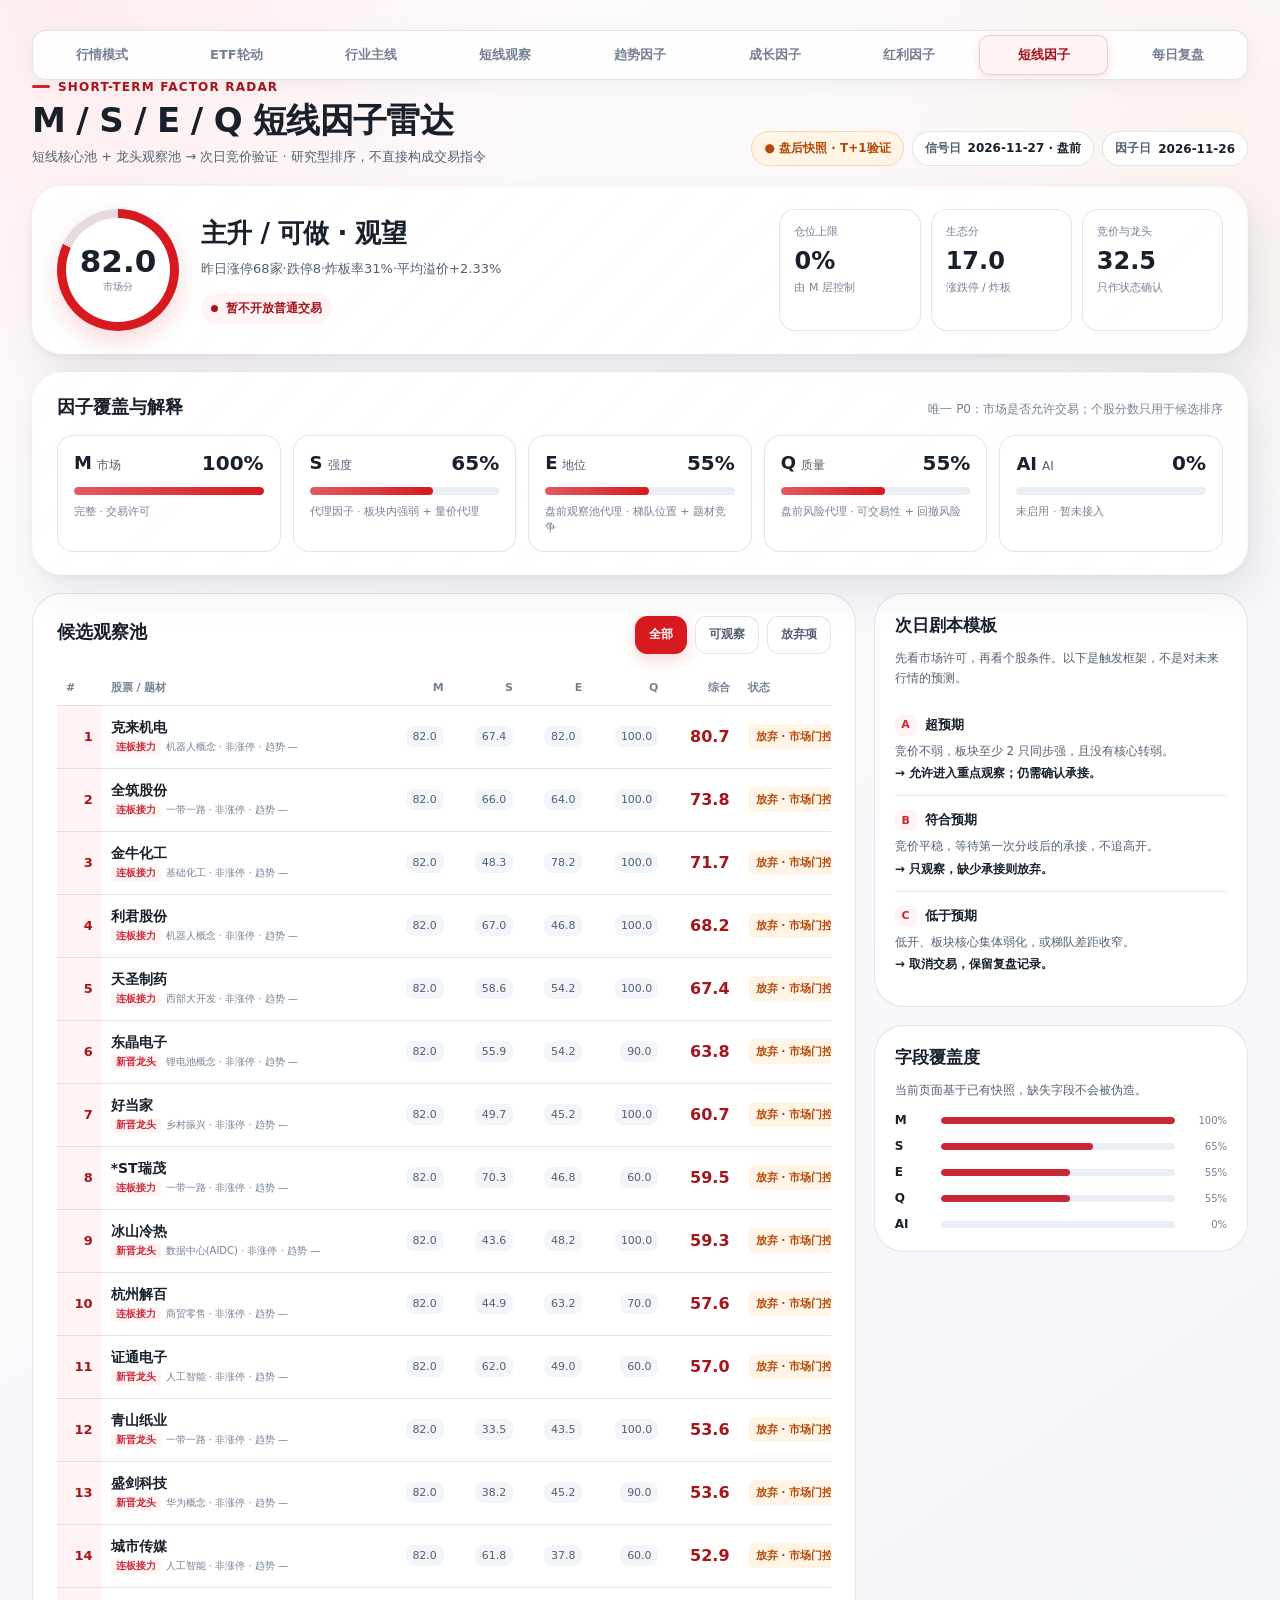
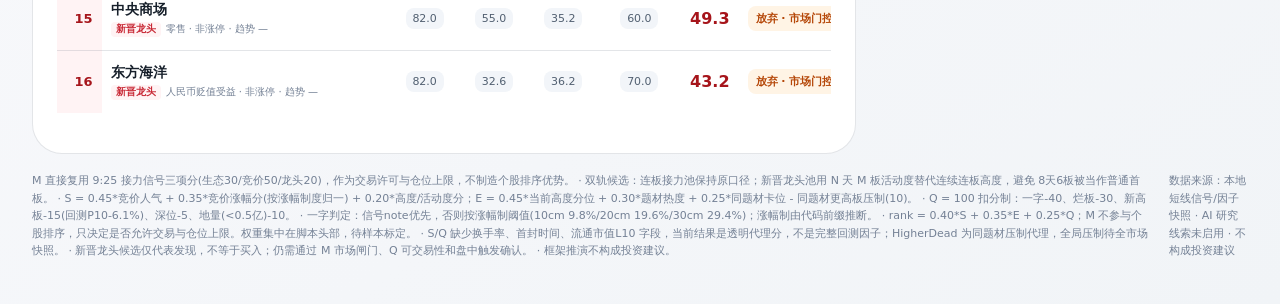
<file: web/shortterm_factor_preview.html>
<!doctype html>
<html lang="zh-CN">
<head>
<meta charset="UTF-8">
<meta name="viewport" content="width=device-width, initial-scale=1">
<meta name="theme-color" content="#f5f7fb">
<title>短线因子雷达 · M/S/E/Q</title>
<style>
:root {
  color-scheme: light;
  --bg-a:#f8f9ff; --bg-b:#eef2f7; --surface:#fff; --surface-2:rgb(255 255 255 / .90);
  --text:#17202b; --text-2:#526071; --text-3:#748195; --line:rgb(68 84 105 / .15);
  --blue:#2563eb; --blue-soft:#eff4ff; --up:#d92d20; --up-soft:#fef3f2;
  --down:#16805f; --down-soft:#ecfdf3; --warn:#b54708; --warn-soft:#fff4e5;
  --danger:#b42318; --danger-soft:#fef3f2; --radius-panel:30px; --radius-card:18px;
  --shadow:10px 20px 40px rgb(49 72 99 / .10), 0 2px 8px rgb(49 72 99 / .06);
  font-family:Inter,"SF Pro Display","PingFang SC","Microsoft YaHei",system-ui,sans-serif;
  font-variant-numeric:tabular-nums lining-nums;
}
*{box-sizing:border-box} html{scroll-behavior:smooth} body{margin:0;min-width:320px;color:var(--text);background:radial-gradient(circle at 3% 0%,rgb(202 220 255 / .55),transparent 30rem),radial-gradient(circle at 96% 11%,rgb(225 237 255 / .62),transparent 28rem),linear-gradient(135deg,var(--bg-a),var(--bg-b));min-height:100vh}
button{font:inherit} .shell{width:min(1440px,100%);margin:0 auto;padding:30px 32px 44px}
.head{display:flex;justify-content:space-between;align-items:flex-end;gap:20px;margin-bottom:20px}.kicker{color:var(--blue);font-size:12px;font-weight:800;letter-spacing:.1em}.kicker:before{content:"";display:inline-block;width:18px;height:3px;border-radius:99px;background:var(--blue);vertical-align:3px;margin-right:8px}.head h1{margin:7px 0 0;font-size:clamp(25px,3vw,34px);line-height:1.15;letter-spacing:-.02em}.head p{margin:8px 0 0;color:var(--text-2);font-size:13px}.meta{display:flex;gap:8px;flex-wrap:wrap;justify-content:flex-end}.chip{display:inline-flex;align-items:center;gap:7px;padding:8px 12px;border:1px solid var(--line);border-radius:999px;background:var(--surface);color:var(--text-2);font-size:12px;font-weight:650;white-space:nowrap}.chip strong{color:var(--text)}.chip.demo{color:var(--warn);background:var(--warn-soft);border-color:#f5d7aa}
.glass{border:1px solid transparent;border-radius:var(--radius-panel);background:linear-gradient(rgb(255 255 255 / .86),rgb(255 255 255 / .86)) padding-box,linear-gradient(135deg,rgb(255 255 255 / .82),rgb(255 255 255 / .13)) border-box;box-shadow:var(--shadow),inset 0 1px 0 rgb(255 255 255 / .48);-webkit-backdrop-filter:blur(24px) saturate(125%);backdrop-filter:blur(24px) saturate(125%)}
.panel{padding:22px 24px}.section-head{display:flex;align-items:baseline;justify-content:space-between;gap:12px;margin-bottom:16px}.section-head h2{margin:0;font-size:18px}.hint{color:var(--text-3);font-size:12px}
.hero{display:grid;grid-template-columns:1.35fr .85fr;gap:18px;align-items:stretch}.market-main{display:flex;align-items:center;gap:22px}.state-orb{width:122px;height:122px;flex:0 0 122px;border-radius:50%;display:grid;place-items:center;background:conic-gradient(var(--blue) var(--score),#dfe7f2 0);position:relative;box-shadow:0 10px 24px rgb(37 99 235 / .18)}.state-orb:after{content:"";position:absolute;inset:9px;border-radius:50%;background:#fff}.state-orb b,.state-orb span{position:relative;z-index:1}.state-orb b{font-size:31px;line-height:1}.state-orb span{display:block;color:var(--text-3);font-size:10px;text-align:center;margin-top:3px}.market-copy h2{margin:0;font-size:26px;letter-spacing:-.02em}.market-copy p{margin:8px 0 0;color:var(--text-2);font-size:13px;line-height:1.6}.gate{margin-top:14px;display:inline-flex;align-items:center;gap:8px;padding:7px 10px;border-radius:999px;background:var(--blue-soft);color:var(--blue);font-size:12px;font-weight:750}.gate:before{content:"";width:7px;height:7px;border-radius:50%;background:currentColor}.market-stats{display:grid;grid-template-columns:repeat(3,1fr);gap:10px}.stat{padding:14px;border:1px solid var(--line);border-radius:16px;background:var(--surface-2)}.stat label{display:block;color:var(--text-3);font-size:11px}.stat b{display:block;margin-top:8px;font-size:24px}.stat small{display:block;margin-top:5px;color:var(--text-3);font-size:11px}
.factor-grid{display:grid;grid-template-columns:repeat(5,1fr);gap:12px}.factor{padding:15px 16px;border:1px solid var(--line);border-radius:16px;background:rgb(255 255 255 / .92)}.factor-top{display:flex;justify-content:space-between;align-items:center}.factor-code{font-weight:850;font-size:18px}.factor-name{margin-left:5px;color:var(--text-2);font-size:12px}.factor-score{font-size:20px;font-weight:800}.bar{height:8px;margin-top:12px;border-radius:99px;background:#e9eef5;overflow:hidden}.bar i{display:block;height:100%;border-radius:inherit;background:var(--blue)}.factor small{display:block;margin-top:9px;color:var(--text-3);line-height:1.45;font-size:11px}
.grid{display:grid;grid-template-columns:minmax(0,1.65fr) minmax(300px,.75fr);gap:18px;margin-top:18px}.content{border-radius:var(--radius-panel);background:rgb(255 255 255 / .96);border:1px solid var(--line);padding:22px 24px}.toolbar{display:flex;gap:8px;align-items:center}.tool{min-height:38px;padding:7px 13px;border:1px solid var(--line);border-radius:12px;background:#fff;color:var(--text-2);font-size:12px;font-weight:700;cursor:pointer}.tool:hover,.tool:focus-visible{border-color:var(--blue);color:var(--blue);outline:none}.tool.active{background:var(--blue);border-color:var(--blue);color:#fff}.table-wrap{overflow:auto}table{width:100%;border-collapse:collapse;min-width:820px}th{padding:10px 9px;border-bottom:1px solid var(--line);color:var(--text-3);font-size:11px;text-align:right;white-space:nowrap}th:first-child,th:nth-child(2),th:last-child{text-align:left}td{padding:13px 9px;border-bottom:1px solid var(--line);text-align:right;white-space:nowrap;font-size:13px}tbody tr{cursor:pointer}tbody tr:hover,tbody tr.selected{background:var(--blue-soft)}tbody tr:last-child td{border-bottom:0}.rank{color:var(--text-3);font-weight:800}.stock{text-align:left!important}.stock b{display:block;font-size:14px}.stock small{display:block;color:var(--text-3);font-size:10px;margin-top:3px}.score-total{font-weight:850;font-size:16px;color:var(--blue)}.mini{display:inline-block;min-width:38px;padding:4px 6px;border-radius:8px;background:#f2f5f9;color:var(--text-2);font-size:11px;text-align:center}.action{display:inline-flex;padding:5px 8px;border-radius:8px;font-size:11px;font-weight:750}.action.watch{color:var(--blue);background:var(--blue-soft)}.action.skip{color:var(--warn);background:var(--warn-soft)}.action.risk{color:var(--danger);background:var(--danger-soft)}
.side-stack{display:grid;gap:18px;align-content:start}.side{border-radius:var(--radius-panel);background:rgb(255 255 255 / .94);border:1px solid var(--line);padding:20px}.side h2{margin:0;font-size:17px}.side p{color:var(--text-2);font-size:12px;line-height:1.65}.scenario{padding:13px 0;border-bottom:1px solid var(--line)}.scenario:last-child{border-bottom:0}.scenario strong{display:flex;gap:8px;align-items:center;font-size:13px}.scenario strong i{display:grid;place-items:center;width:22px;height:22px;border-radius:8px;background:var(--blue-soft);color:var(--blue);font-style:normal;font-size:11px}.scenario span{display:block;margin-top:6px;color:var(--text-2);font-size:12px;line-height:1.55}.scenario em{display:block;margin-top:5px;color:var(--text);font-style:normal;font-weight:700;font-size:12px}.coverage-row{display:grid;grid-template-columns:38px 1fr 44px;align-items:center;gap:8px;margin-top:12px;font-size:12px}.coverage-row b{font-size:12px}.coverage-row span{height:7px;border-radius:99px;background:#e9eef5;overflow:hidden}.coverage-row span i{display:block;height:100%;background:var(--blue);border-radius:inherit}.coverage-row small{color:var(--text-3);text-align:right}.detail{margin-top:18px;display:grid;grid-template-columns:1.1fr 1fr 1fr;gap:12px}.detail-card{padding:14px;border:1px solid var(--line);border-radius:14px;background:#fbfcfe}.detail-card h3{margin:0 0 10px;font-size:13px}.detail-card p{margin:6px 0;color:var(--text-2);font-size:12px;line-height:1.55}.detail-card b{color:var(--text)}.tag{display:inline-block;margin:2px 4px 2px 0;padding:4px 7px;border-radius:7px;background:#f1f4f8;color:var(--text-2);font-size:11px}
.foot{display:flex;justify-content:space-between;gap:18px;margin-top:18px;color:var(--text-3);font-size:11px;line-height:1.6}.empty{padding:30px 0;text-align:center;color:var(--text-3)}
@media(max-width:1050px){.factor-grid{grid-template-columns:repeat(3,1fr)}.hero{grid-template-columns:1fr}.grid{grid-template-columns:1fr}.side-stack{grid-template-columns:repeat(2,1fr)}}
@media(max-width:650px){.shell{padding:20px 16px 32px}.head{display:block}.meta{justify-content:flex-start;margin-top:14px}.panel,.content,.side{padding:17px 15px;border-radius:24px}.market-main{display:block}.state-orb{margin-bottom:16px}.market-stats{grid-template-columns:1fr 1fr 1fr;gap:6px}.stat{padding:10px}.stat b{font-size:19px}.factor-grid{grid-template-columns:repeat(2,1fr)}.factor:last-child{grid-column:span 2}.side-stack{grid-template-columns:1fr}.detail{grid-template-columns:1fr}.foot{display:block}.foot span{display:block;margin-top:8px}}
@media(prefers-reduced-motion:reduce){*,*::before,*::after{scroll-behavior:auto!important;transition:none!important;animation:none!important}}
@media(prefers-reduced-transparency:reduce){.glass{background:#fff;-webkit-backdrop-filter:none;backdrop-filter:none}}
@supports not ((-webkit-backdrop-filter:blur(1px)) or (backdrop-filter:blur(1px))){.glass{background:#fff}}
 .lane{display:inline-block;margin-right:5px;padding:1px 5px;border-radius:4px;background:var(--blue-soft);color:var(--blue);font-size:9.5px;font-weight:800}.lane.discovery{background:var(--warn-soft);color:var(--warn)}.lane.leader{background:var(--up-soft);color:var(--danger)}
</style>
<link rel="stylesheet" href="./red_theme.css?v=20260831-nav-stable3">
</head>
<body>
<div class="shell">
  <nav class="dashboard-tabs" aria-label="看板页面">
    <a class="dashboard-tab" href="./market_mode.html">行情模式</a>
    <a class="dashboard-tab" href="./index.html">ETF轮动</a>
    <a class="dashboard-tab" href="./industry_mainline_dashboard.html">行业主线</a>
    <a class="dashboard-tab" href="./shortterm_dashboard.html">短线观察</a>
    <a class="dashboard-tab" href="./trend_engine.html">趋势因子</a>
    <a class="dashboard-tab" href="./growth_factor.html">成长因子</a>
    <a class="dashboard-tab" href="./dividend_factor.html">红利因子</a>
    <a class="dashboard-tab active" href="./shortterm_factor_preview.html" aria-current="page">短线因子</a>
    <a class="dashboard-tab" href="./market_mode.html#daily-review">每日复盘</a>
  </nav>
  <header class="head">
    <div><div class="kicker">SHORT-TERM FACTOR RADAR</div><h1>M / S / E / Q 短线因子雷达</h1><p>短线核心池 + 龙头观察池 → 次日竞价验证 · 研究型排序，不直接构成交易指令</p></div>
    <div class="meta"><span class="chip demo">● 盘后快照 · T+1验证</span><span class="chip">信号日 <strong id="signal-date">—</strong></span><span class="chip">因子日 <strong id="factor-date">—</strong></span></div>
  </header>

  <section class="glass panel hero" aria-labelledby="market-title">
    <div class="market-main"><div class="state-orb" id="state-orb" style="--score:0%"><div><b id="market-score">—</b><span>市场分</span></div></div><div class="market-copy"><h2 id="market-title">市场状态</h2><p id="market-note">读取快照中…</p><span class="gate" id="market-gate">交易许可读取中</span></div></div>
    <div class="market-stats"><div class="stat"><label>仓位上限</label><b id="position-cap">—</b><small>由 M 层控制</small></div><div class="stat"><label>生态分</label><b id="eco-score">—</b><small>涨跌停 / 炸板</small></div><div class="stat"><label>竞价与龙头</label><b id="auction-score">—</b><small>只作状态确认</small></div></div>
  </section>

  <section class="glass panel" style="margin-top:18px" aria-labelledby="factor-title"><div class="section-head"><h2 id="factor-title">因子覆盖与解释</h2><span class="hint">唯一 P0：市场是否允许交易；个股分数只用于候选排序</span></div><div class="factor-grid" id="factor-grid"></div></section>

  <div class="grid">
    <section class="content" aria-labelledby="candidate-title"><div class="section-head"><h2 id="candidate-title">候选观察池</h2><div class="toolbar"><button class="tool active" data-filter="all">全部</button><button class="tool" data-filter="watch">可观察</button><button class="tool" data-filter="skip">放弃项</button></div></div><div class="table-wrap"><table><thead><tr><th>#</th><th>股票 / 题材</th><th>M</th><th>S</th><th>E</th><th>Q</th><th>综合</th><th>状态</th></tr></thead><tbody id="candidate-body"></tbody></table></div><div class="detail" id="detail" hidden></div></section>
    <aside class="side-stack"><section class="side" aria-labelledby="scenario-title"><h2 id="scenario-title">次日剧本模板</h2><p>先看市场许可，再看个股条件。以下是触发框架，不是对未来行情的预测。</p><div class="scenario"><strong><i>A</i>超预期</strong><span>竞价不弱，板块至少 2 只同步强，且没有核心转弱。</span><em>→ 允许进入重点观察；仍需确认承接。</em></div><div class="scenario"><strong><i>B</i>符合预期</strong><span>竞价平稳，等待第一次分歧后的承接，不追高开。</span><em>→ 只观察，缺少承接则放弃。</em></div><div class="scenario"><strong><i>C</i>低于预期</strong><span>低开、板块核心集体弱化，或梯队差距收窄。</span><em>→ 取消交易，保留复盘记录。</em></div></section><section class="side" aria-labelledby="coverage-title"><h2 id="coverage-title">字段覆盖度</h2><p>当前页面基于已有快照，缺失字段不会被伪造。</p><div id="coverage"></div></section></aside>
  </div>
  <footer class="foot"><span id="notes">—</span><span>数据来源：本地短线信号/因子快照 · AI 研究线索未启用 · 不构成投资建议</span></footer>
</div>
<script id="factor-data" type="application/json">{"schema_version":1,"data_as_of":"2026-08-26","factor_as_of":"2026-08-24","market":{"score":78.0,"state":"主升 / 可做","verdict":"可做","position_cap":100,"eco_score":80.0,"auction_score":68.0,"leader_score":100.0,"notes":[]},"candidates":[{"name":"汉森制药","code":"","theme":"医药生物","boards":5,"gap":9.08,"opens":0,"amount_yi":4.22,"pop":87.3,"note":"硬板强承·卡位候选","rank":1,"market":78.0,"strength":91.1,"position":90.0,"quality":77.0,"total":84.7,"action":"重点观察","yizi":false,"lanban":false,"theme_rank":1,"theme_delta":0.0,"higher_dead":null,"high60":1.1001,"first_break":false,"missing":["L10/3-5-10日动量","换手率/首封时间","HigherDead"]},{"name":"深中华A","code":"","theme":"粤港澳大湾区","boards":4,"gap":2.79,"opens":0,"amount_yi":3.21,"pop":73.7,"note":"硬板强承·卡位候选","rank":2,"market":78.0,"strength":86.3,"position":79.0,"quality":88.6,"total":82.9,"action":"重点观察","yizi":false,"lanban":false,"theme_rank":1,"theme_delta":0.0,"higher_dead":null,"high60":null,"first_break":null,"missing":["L10/3-5-10日动量","换手率/首封时间","HigherDead"]},{"name":"楚天龙","code":"","theme":"华为概念","boards":3,"gap":0.0,"opens":0,"amount_yi":3.09,"pop":79.0,"note":"","rank":3,"market":78.0,"strength":72.0,"position":68.0,"quality":87.3,"total":75.6,"action":"重点观察","yizi":false,"lanban":false,"theme_rank":1,"theme_delta":0.0,"higher_dead":null,"high60":null,"first_break":null,"missing":["L10/3-5-10日动量","换手率/首封时间","HigherDead"]},{"name":"新华百货","code":"","theme":"西部大开发","boards":3,"gap":-4.07,"opens":1,"amount_yi":1.6,"pop":67.4,"note":"低开走弱·放弃","rank":4,"market":78.0,"strength":53.5,"position":68.0,"quality":70.0,"total":66.5,"action":"观察","yizi":false,"lanban":false,"theme_rank":1,"theme_delta":0.0,"higher_dead":null,"high60":null,"first_break":null,"missing":["L10/3-5-10日动量","换手率/首封时间","HigherDead"]},{"name":"登海种业","code":"","theme":"乡村振兴","boards":2,"gap":-2.94,"opens":2,"amount_yi":2.05,"pop":59.1,"note":"低开走弱·放弃","rank":5,"market":78.0,"strength":48.6,"position":57.0,"quality":80.1,"total":64.3,"action":"观察","yizi":false,"lanban":false,"theme_rank":1,"theme_delta":0.0,"higher_dead":null,"high60":null,"first_break":null,"missing":["L10/3-5-10日动量","换手率/首封时间","HigherDead"]},{"name":"建设机械","code":"","theme":"一带一路","boards":2,"gap":9.92,"opens":0,"amount_yi":3.11,"pop":52.9,"note":"一字加速·难上车","rank":6,"market":78.0,"strength":34.6,"position":67.0,"quality":26.9,"total":52.0,"action":"放弃：一字/难上车","yizi":true,"lanban":false,"theme_rank":1,"theme_delta":15.0,"higher_dead":null,"high60":null,"first_break":null,"missing":["L10/3-5-10日动量","换手率/首封时间","HigherDead"]},{"name":"中南文化","code":"","theme":"机械设备","boards":2,"gap":9.97,"opens":0,"amount_yi":0.75,"pop":48.1,"note":"一字加速·难上车","rank":7,"market":78.0,"strength":31.5,"position":57.0,"quality":19.4,"total":47.1,"action":"放弃：一字/难上车","yizi":true,"lanban":false,"theme_rank":1,"theme_delta":0.0,"higher_dead":null,"high60":null,"first_break":null,"missing":["L10/3-5-10日动量","换手率/首封时间","HigherDead"]},{"name":"海鸥住工","code":"","theme":"一带一路","boards":2,"gap":10.11,"opens":0,"amount_yi":0.04,"pop":37.9,"note":"一字加速·难上车","rank":8,"market":78.0,"strength":28.4,"position":50.8,"quality":17.5,"total":44.2,"action":"放弃：一字/难上车","yizi":true,"lanban":false,"theme_rank":2,"theme_delta":0.0,"higher_dead":null,"high60":null,"first_break":null,"missing":["L10/3-5-10日动量","换手率/首封时间","HigherDead"]}],"coverage":{"M":{"value":100,"label":"完整"},"S":{"value":65,"label":"代理因子"},"E":{"value":60,"label":"观察池代理"},"Q":{"value":70,"label":"风险过滤代理"},"AI":{"value":0,"label":"未启用"}},"notes":["M 作为交易许可与仓位上限，不直接制造个股排序优势。","E 当前只在信号观察池内计算梯队位置；HigherDead 必须由 T-1/T 日全市场快照补齐。","S/Q 缺少 L10、换手、首封时间等字段，当前结果是透明的代理分，不是完整回测因子。","当前页面为本地历史快照演示，不代表实时行情，也不构成投资建议。"],"generated_at":"2026-08-25 16:26:41"}</script>
<script src="../outputs/shortterm_factor_preview.js?v=20260901-leader1"></script>
<script>
(function(){
  var D=window.SHORT_FACTOR_PREVIEW;
  if(!D){D={status:'error',data_as_of:'',factor_as_of:'',market:{state:'当前数据文件未加载，已拒绝回退旧快照'},candidates:[],coverage:{},notes:['短线因子最新文件未加载，旧快照已隐藏；请通过本地 HTTP 服务打开页面后重试。']};}
  var M=D.market||{}, C=D.candidates||[];
  var $=function(s){return document.querySelector(s)}, $$=function(s){return Array.prototype.slice.call(document.querySelectorAll(s))};
  var esc=function(v){return String(v==null?'—':v).replace(/[&<>"']/g,function(c){return {'&':'&amp;','<':'&lt;','>':'&gt;','"':'&quot;',"'":'&#39;'}[c]})};
  var fmt=function(v){return v==null?'—':Number(v).toFixed(1)};
  $('#signal-date').textContent=(D.data_as_of||'—')+(D.phase==='close'?' · 盘后':' · 盘前'); $('#factor-date').textContent=D.factor_as_of||'—';
  var score=Number(M.score||0); $('#market-score').textContent=fmt(score); $('#state-orb').style.setProperty('--score',Math.max(0,Math.min(100,score))+'%');
  $('#market-title').textContent=M.state||'市场状态未知'; $('#market-note').textContent=(M.notes&&M.notes.length?M.notes[0]:'当前仅提供历史快照，需在次日竞价再验证。'); $('#position-cap').textContent=(M.position_cap==null?'—':M.position_cap+'%'); $('#eco-score').textContent=fmt(M.eco_score); $('#auction-score').textContent=fmt((Number(M.auction_score||0)+Number(M.leader_score||0))/2);
  $('#market-gate').textContent=M.verdict==='可做'?'允许正常观察':M.verdict==='轻仓试错'?'只保留最强一只':'暂不开放普通交易';
  var names={M:['市场','交易许可'],S:['强度','板块内强弱 + 量价代理'],E:['地位','梯队位置 + 题材竞争'],Q:['质量','可交易性 + 回撤风险'],AI:['AI','暂未接入']}, keys=['M','S','E','Q','AI'];
  $('#factor-grid').innerHTML=keys.map(function(k){var x=D.coverage[k]||{};return '<div class="factor"><div class="factor-top"><div><span class="factor-code">'+k+'</span><span class="factor-name">'+names[k][0]+'</span></div><span class="factor-score">'+esc(x.value)+'%</span></div><div class="bar"><i style="width:'+Math.max(0,Math.min(100,Number(x.value||0)))+'%"></i></div><small>'+esc(x.label)+' · '+esc(names[k][1])+'</small></div>'}).join('');
  function actionClass(x){return x.action.indexOf('放弃')===0?'skip':'watch'}
  function render(filter){var rows=C.filter(function(x){return filter==='all'||(filter==='watch'&&x.action.indexOf('放弃')!==0)||(filter==='skip'&&x.action.indexOf('放弃')===0)});$('#candidate-body').innerHTML=rows.length?rows.map(function(x){var pool=x.pool_label||(x.lane==='discovery'?'新晋龙头':x.lane==='leader'?'龙头观察':'连板接力');var cls=x.pool==='discovery'?'discovery':x.pool==='leader'?'leader':'';var board=x.pool==='core'?x.boards+'板':'非涨停';var signal=x.pool==='core'?(x.daily_change==null?'收盘涨跌幅 —':'收盘 '+(Number(x.daily_change)>=0?'+':'')+Number(x.daily_change).toFixed(2)+'%'):x.pool==='leader'?'60日 '+(x.r60_pct==null?'—':(Number(x.r60_pct)>=0?'+':'')+Number(x.r60_pct).toFixed(1)+'%')+' · 30日涨停 '+(x.recent_limitup_days==null?'—':x.recent_limitup_days+'次')+' · 热度 '+(x.heat==null?'—':Math.round(Number(x.heat))):'趋势 '+fmt(x.trend_score);return '<tr data-name="'+esc(x.name)+'"><td class="rank">'+esc(x.rank_label||x.rank)+'</td><td class="stock"><b>'+esc(x.name)+'</b><small><span class="lane '+cls+'">'+esc(pool)+'</span>'+esc(x.theme)+' · '+board+' · '+signal+'</small></td><td><span class="mini">'+fmt(x.market)+'</span></td><td><span class="mini">'+fmt(x.strength)+'</span></td><td><span class="mini">'+fmt(x.position)+'</span></td><td><span class="mini">'+fmt(x.quality)+'</span></td><td class="score-total">'+fmt(x.total)+'</td><td class="stock"><span class="action '+actionClass(x)+'">'+esc(x.action)+'</span></td></tr>'}).join(''):'<tr><td colspan="8" class="empty">当前筛选无候选</td></tr>'; $$('#candidate-body tr[data-name]').forEach(function(row){row.addEventListener('click',function(){showDetail(C.find(function(x){return x.name===row.getAttribute('data-name')}),row)})})}
  function showDetail(x,row){if(!x)return; $$('#candidate-body tr').forEach(function(r){r.classList.remove('selected')});row.classList.add('selected');var d=$('#detail');d.hidden=false;var pool=x.pool_label||(x.lane==='discovery'?'新晋龙头':x.lane==='leader'?'龙头观察':'连板接力');var evidence=x.pool==='core'?'当前 '+esc(x.boards)+'板':x.pool==='leader'?'60日涨幅 '+esc(x.r60_pct==null?'—':((Number(x.r60_pct)>=0?'+':'')+Number(x.r60_pct).toFixed(1)+'%'))+' · 近30日涨停 '+esc(x.recent_limitup_days==null?'—':x.recent_limitup_days+'次')+' · 股票热度 '+esc(x.heat==null?'—':Math.round(Number(x.heat))):'趋势分 '+fmt(x.trend_score)+' · '+esc(x.trend_setup||'观察');d.innerHTML='<div class="detail-card"><h3>综合判断</h3><p><b>'+esc(x.name)+'</b> · '+esc(pool)+' · 综合 '+fmt(x.total)+'</p><p>当前动作：<b>'+esc(x.action)+'</b></p><p>市场 M '+fmt(x.market)+'，仓位上限 '+esc(M.position_cap)+'%。</p></div><div class="detail-card"><h3>证据</h3><p>'+evidence+' · 题材：<b>'+esc(x.theme||'未分组')+'</b>'+(x.theme_rank==null?'':' · 题材内 Rank '+esc(x.theme_rank))+'</p><p>人气/成交：'+esc(x.pop)+' / '+(x.amount_yi==null?'—':x.amount_yi+' 亿')+(x.turnover==null?'':' · 换手 '+x.turnover+'%')+'</p><p>理由：'+esc(x.note||'—')+'</p></div><div class="detail-card"><h3>风险与缺口</h3><p>一字：<b>'+(x.yizi?'是':'否')+'</b> · 烂板：<b>'+(x.lanban?'是':'否')+'</b></p><p>HigherDead：<b>'+esc(x.higher_dead==null?'待补齐':x.higher_dead)+'</b></p><p>'+(x.missing||[]).map(function(t){return '<span class="tag">'+esc(t)+'</span>'}).join('')+'</p></div>'}
  render('all'); $$('.tool').forEach(function(btn){btn.addEventListener('click',function(){ $$('.tool').forEach(function(x){x.classList.remove('active')});btn.classList.add('active');render(btn.getAttribute('data-filter'))})});
  var cov=document.getElementById('coverage'); cov.innerHTML=keys.map(function(k){var x=D.coverage[k]||{};return '<div class="coverage-row"><b>'+k+'</b><span><i style="width:'+Number(x.value||0)+'%"></i></span><small>'+esc(x.value)+'%</small></div>'}).join('');
  $('#notes').textContent=(D.notes||[]).join(' · ');
})();
</script>
<script>
(function(){
  var rows=(window.SHORT_FACTOR_PREVIEW||{}).candidates||[];
  rows.forEach(function(x){
    var row=document.querySelector('#candidate-body tr[data-name="'+String(x.name).replace(/"/g,'\\"')+'"]');
    if(!row) return;
    var small=row.querySelector('.stock small');
    if(!small || small.querySelector('.lane')) return;
    var lane=document.createElement('span');
    lane.className='lane'+(x.lane==='discovery'?' discovery':x.pool==='leader'?' leader':'');
    lane.textContent=x.pool_label||x.lane_label||(x.lane==='discovery'?'新晋龙头':x.lane==='leader'?'龙头观察':'连板接力');
    small.insertBefore(lane,small.firstChild);
  });
})();
</script>
  <script src="./dashboard_nav.js?v=20260831"></script>
</body>
</html>
</file>
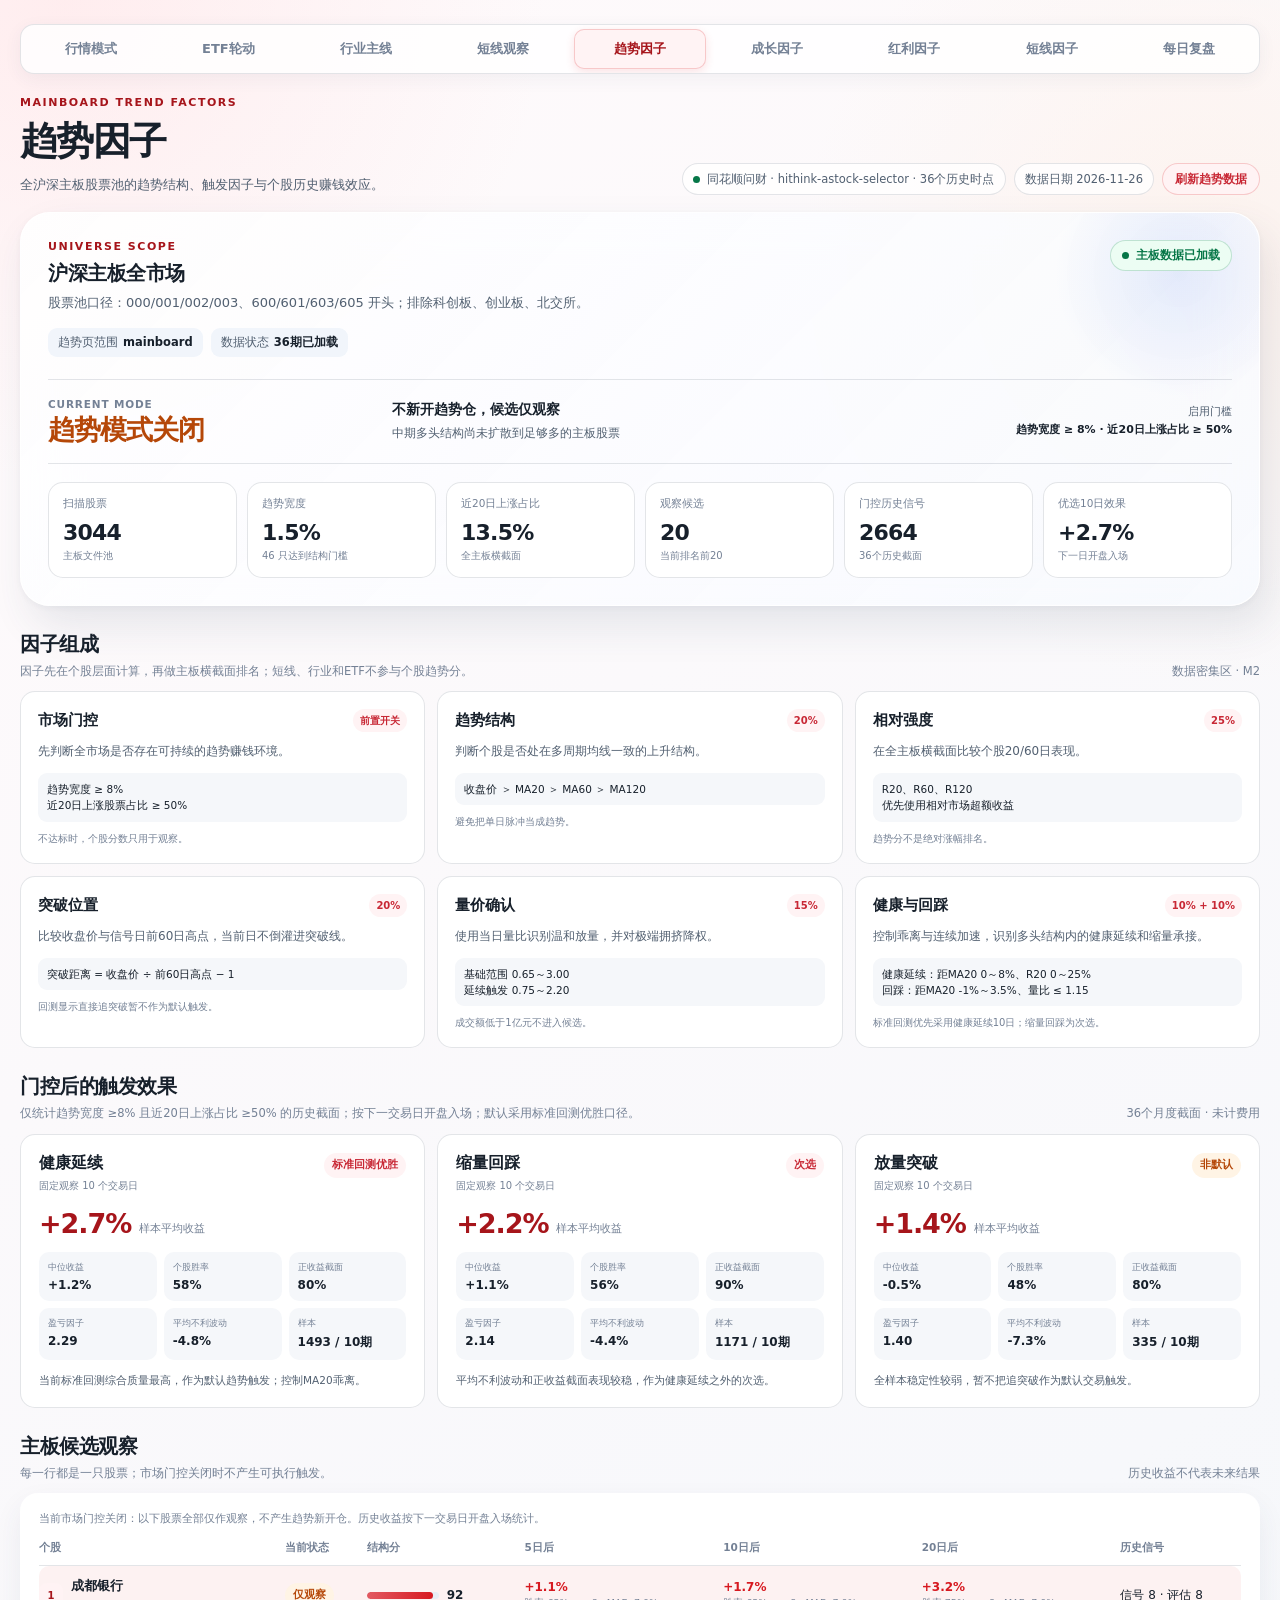
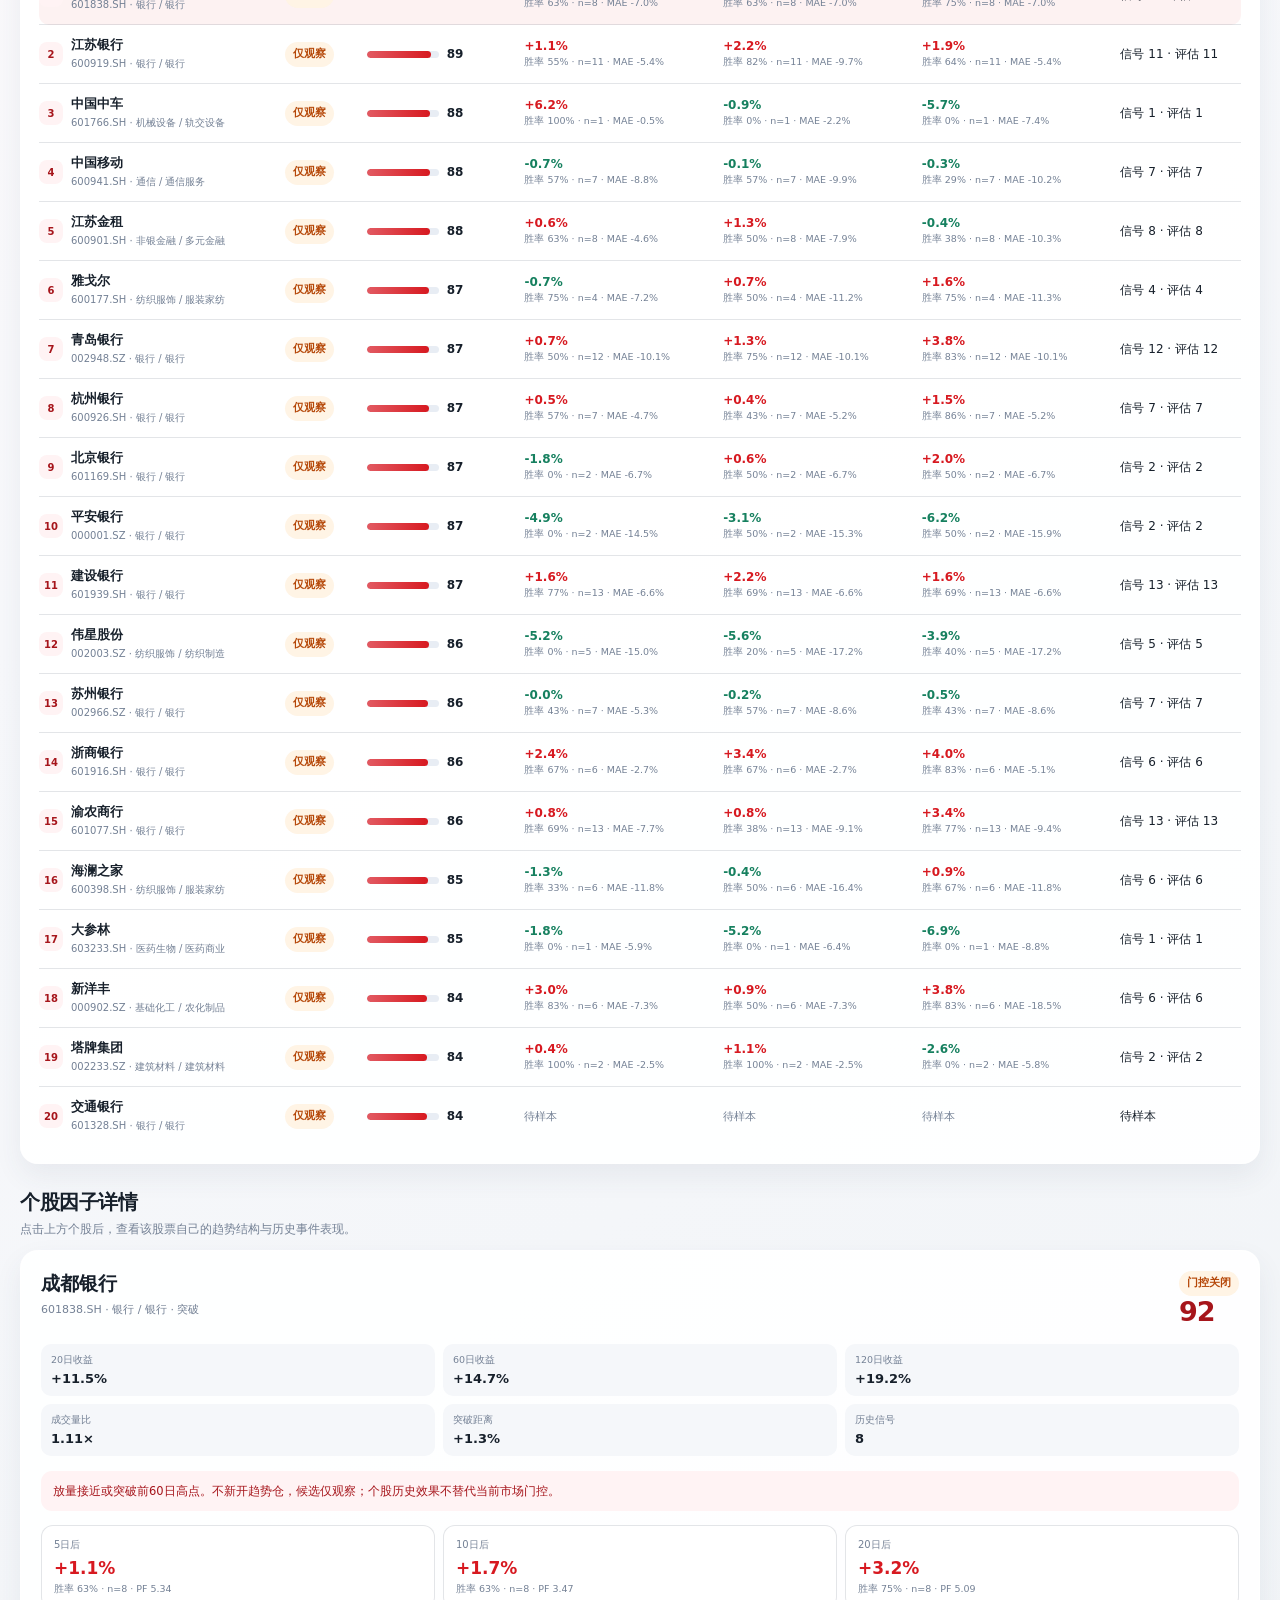
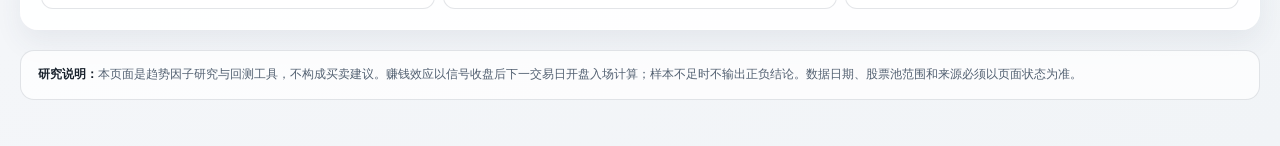
<file: web/trend_engine.html>
<!doctype html>
<html lang="zh-CN">
<head>
  <meta charset="utf-8">
  <meta name="viewport" content="width=device-width, initial-scale=1">
  <title>趋势因子 · 沪深主板</title>
  <style>
    :root {
      color-scheme: light;
      --bg-start:#f8f9ff; --bg-end:#eef2f7;
      --surface-anchor:rgb(255 255 255 / .86); --surface-support:rgb(255 255 255 / .91); --surface-content:#fff;
      --text:#17202b; --text-2:#526071; --text-3:#748195; --line:rgb(68 84 105 / .15);
      --blue:#2563eb; --blue-soft:#eff4ff; --up:#d92d20; --down:#16805f;
      --warning:#b54708; --warning-soft:#fff4e5; --danger:#b42318; --danger-soft:#fef3f2;
      --success:#067647; --success-soft:#ecfdf3; --purple:#6941c6;
      --r-panel:30px; --r-card:18px; --shadow-anchor:10px 20px 42px rgb(49 72 99 / .11), 0 2px 8px rgb(49 72 99 / .05);
      --shadow-support:0 12px 28px rgb(49 72 99 / .075);
    }
    * { box-sizing:border-box; }
    html { scroll-behavior:smooth; }
    body { margin:0; min-width:320px; color:var(--text); background:radial-gradient(circle at 8% 0%,rgb(212 226 255 / .7),transparent 31%),radial-gradient(circle at 96% 6%,rgb(255 225 208 / .45),transparent 25%),linear-gradient(145deg,var(--bg-start),var(--bg-end)); font-family:"Microsoft YaHei","PingFang SC",system-ui,-apple-system,sans-serif; font-variant-numeric:tabular-nums lining-nums; }
    button,a { font:inherit; }
    button { color:inherit; }
    .shell { width:min(1380px,calc(100% - 40px)); margin:0 auto; padding:24px 0 46px; }
    .tabs { display:inline-flex; align-items:center; gap:5px; padding:4px; border:1px solid var(--line); border-radius:14px; background:rgb(255 255 255 / .76); box-shadow:0 5px 18px rgb(29 42 68 / .05); }
    .tab { display:inline-flex; align-items:center; min-height:36px; padding:0 14px; border-radius:10px; color:var(--text-2); text-decoration:none; font-size:13px; font-weight:760; }
    .tab:hover,.tab:focus-visible { color:var(--blue); background:var(--blue-soft); outline:none; }
    .tab.active { color:var(--blue); background:#fff; box-shadow:0 2px 9px rgb(23 35 58 / .09); }
    .topbar { display:flex; align-items:flex-end; justify-content:space-between; gap:24px; margin:22px 0 17px; }
    .eyebrow { margin:0 0 7px; color:var(--blue); font-size:11px; font-weight:850; letter-spacing:.14em; }
    h1,h2,h3,p { margin-top:0; }
    h1 { margin-bottom:7px; font-size:clamp(27px,3vw,38px); letter-spacing:-.045em; }
    h2 { margin-bottom:5px; font-size:20px; letter-spacing:-.025em; }
    h3 { margin-bottom:7px; font-size:15px; }
    .subtitle { margin:0; color:var(--text-2); font-size:13px; line-height:1.65; }
    .data-state { display:flex; flex-wrap:wrap; justify-content:flex-end; gap:8px; }
    .pill { display:inline-flex; align-items:center; gap:7px; min-height:29px; padding:0 10px; border:1px solid var(--line); border-radius:999px; color:var(--text-2); background:rgb(255 255 255 / .78); font-size:11.5px; white-space:nowrap; }
    .dot { width:7px; height:7px; border-radius:50%; background:var(--warning); }
    .dot.success { background:var(--success); }
    .dot.danger { background:var(--danger); }
    .profit-na { color:var(--text-3); font-size:10.5px; }
    .refresh { cursor:pointer; min-height:32px; padding:0 12px; border:1px solid rgb(37 99 235 / .2); border-radius:999px; color:var(--blue); background:var(--blue-soft); font-size:11.5px; font-weight:800; }
    .refresh:hover,.refresh:focus-visible { background:#e5edff; outline:2px solid var(--blue); outline-offset:2px; }
    .refresh:disabled { cursor:wait; color:var(--text-3); background:#f2f4f7; }
    .anchor { position:relative; overflow:hidden; padding:27px; border:1px solid rgb(255 255 255 / .88); border-radius:var(--r-panel); background:linear-gradient(135deg,var(--surface-anchor),rgb(247 250 255 / .82)); box-shadow:var(--shadow-anchor); -webkit-backdrop-filter:blur(28px) saturate(125%); backdrop-filter:blur(28px) saturate(125%); }
    .anchor::after { content:""; position:absolute; right:-50px; top:-70px; width:260px; height:260px; border-radius:50%; background:radial-gradient(circle,rgb(37 99 235 / .11),transparent 68%); pointer-events:none; }
    .anchor-top { position:relative; z-index:1; display:flex; align-items:flex-start; justify-content:space-between; gap:24px; }
    .anchor h1 { margin-bottom:10px; }
    .scope-line { display:flex; flex-wrap:wrap; gap:8px; margin-top:14px; }
    .scope-tag { display:inline-flex; align-items:center; min-height:29px; padding:0 10px; border-radius:9px; color:var(--text-2); background:#f1f5fb; font-size:11.5px; }
    .scope-tag strong { margin-left:5px; color:var(--text); }
    .engine-status { display:inline-flex; align-items:center; gap:7px; min-height:31px; padding:0 11px; border:1px solid var(--line); border-radius:999px; color:var(--warning); background:var(--warning-soft); font-size:11.5px; font-weight:850; white-space:nowrap; }
    .engine-status::before { content:""; width:7px; height:7px; border-radius:50%; background:var(--warning); }
    .engine-status.ready { color:var(--success); background:var(--success-soft); border-color:rgb(6 118 71 / .2); }
    .engine-status.ready::before { background:var(--success); }
    .engine-status.error { color:var(--danger); background:var(--danger-soft); border-color:rgb(180 35 24 / .2); }
    .engine-status.error::before { background:var(--danger); }
    .decision-band { position:relative; z-index:1; display:grid; grid-template-columns:minmax(180px,.7fr) minmax(260px,1.3fr) auto; align-items:center; gap:18px; margin-top:22px; padding:18px 0; border-top:1px solid var(--line); border-bottom:1px solid var(--line); }
    .decision-label { display:block; color:var(--text-3); font-size:10.5px; font-weight:800; letter-spacing:.08em; }
    .decision-mode { display:block; margin-top:5px; color:var(--warning); font-size:27px; line-height:1.1; letter-spacing:-.04em; }
    .decision-copy strong { display:block; font-size:14px; }
    .decision-copy p { margin:5px 0 0; color:var(--text-2); font-size:11.5px; line-height:1.6; }
    .decision-gate { justify-self:end; color:var(--text-2); font-size:11px; line-height:1.65; text-align:right; }
    .decision-gate strong { color:var(--text); }
    .anchor[data-tone="ready"] .decision-mode { color:var(--blue); }
    .anchor[data-tone="danger"] .decision-mode { color:var(--danger); }
    .stat-grid { position:relative; z-index:1; display:grid; grid-template-columns:repeat(6,1fr); gap:10px; margin-top:18px; }
    .stat-card { min-height:92px; padding:14px; border:1px solid var(--line); border-radius:15px; background:#fff; }
    .stat-card span { display:block; color:var(--text-3); font-size:10.5px; }
    .stat-card strong { display:block; margin-top:9px; font-size:22px; letter-spacing:-.035em; }
    .stat-card small { display:block; margin-top:4px; color:var(--text-3); font-size:10px; }
    .section-head { display:flex; align-items:flex-end; justify-content:space-between; gap:16px; margin:25px 0 11px; }
    .section-head p { margin:0; color:var(--text-3); font-size:11.5px; line-height:1.55; }
    .panel { border:1px solid rgb(255 255 255 / .9); border-radius:var(--r-card); background:var(--surface-support); box-shadow:var(--shadow-support); }
    .factor-grid { display:grid; grid-template-columns:repeat(3,1fr); gap:12px; }
    .factor-card { min-height:165px; padding:17px; border:1px solid var(--line); border-radius:15px; background:#fff; }
    .factor-card-top { display:flex; align-items:center; justify-content:space-between; gap:10px; }
    .factor-card h3 { margin:0; }
    .weight { display:inline-flex; align-items:center; min-height:23px; padding:0 7px; border-radius:999px; color:var(--blue); background:var(--blue-soft); font-size:10px; font-weight:850; }
    .factor-card p { margin:10px 0 0; color:var(--text-2); font-size:12px; line-height:1.65; }
    .factor-formula { margin-top:11px; padding:8px 9px; border-radius:9px; color:var(--text); background:#f5f7fa; font-size:10.5px; line-height:1.55; }
    .factor-card small { display:block; margin-top:9px; color:var(--text-3); font-size:10px; line-height:1.5; }
    .strategy-grid { display:grid; grid-template-columns:repeat(3,1fr); gap:12px; }
    .strategy-card { padding:18px; border:1px solid var(--line); border-radius:15px; background:#fff; }
    .strategy-card-head { display:flex; align-items:flex-start; justify-content:space-between; gap:12px; }
    .strategy-card h3 { margin:0; font-size:16px; }
    .strategy-card-head small { color:var(--text-3); font-size:10px; }
    .strategy-return { display:flex; align-items:flex-end; gap:8px; margin-top:15px; }
    .strategy-return strong { color:var(--up); font-size:27px; letter-spacing:-.04em; }
    .strategy-return span { padding-bottom:3px; color:var(--text-3); font-size:10.5px; }
    .strategy-metrics { display:grid; grid-template-columns:repeat(3,1fr); gap:7px; margin-top:13px; }
    .strategy-metric { padding:9px; border-radius:10px; background:#f5f7fa; }
    .strategy-metric span { display:block; color:var(--text-3); font-size:9px; }
    .strategy-metric strong { display:block; margin-top:4px; font-size:12px; }
    .strategy-note { margin:12px 0 0; color:var(--text-2); font-size:10.5px; line-height:1.6; }
    .table-panel { padding:18px; }
    .table-note { margin:-2px 0 13px; color:var(--text-3); font-size:11px; line-height:1.6; }
    .table-wrap { overflow-x:auto; }
    table { width:100%; min-width:930px; border-collapse:collapse; font-size:12px; }
    th { padding:0 9px 10px; color:var(--text-3); font-size:10.5px; font-weight:800; text-align:left; white-space:nowrap; }
    td { padding:12px 9px; border-top:1px solid var(--line); vertical-align:middle; }
    th:first-child,td:first-child { padding-left:0; }
    th:last-child,td:last-child { padding-right:0; }
    .stock-button { width:100%; display:block; padding:0; border:0; background:transparent; cursor:pointer; text-align:left; }
    .stock-button:focus-visible { outline:2px solid var(--blue); outline-offset:4px; border-radius:8px; }
    .stock-name { display:flex; align-items:center; gap:8px; min-width:175px; }
    .rank { display:grid; width:24px; height:24px; place-items:center; border-radius:8px; color:var(--blue); background:var(--blue-soft); font-size:10px; font-weight:850; }
    .stock-name strong { display:block; font-size:12.5px; }
    .stock-name small { display:block; margin-top:3px; color:var(--text-3); font-size:10px; }
    .selected-row td { background:var(--blue-soft); }
    .selected-row td:first-child { border-radius:10px 0 0 10px; }
    .selected-row td:last-child { border-radius:0 10px 10px 0; }
    .score { display:flex; align-items:center; gap:8px; min-width:112px; }
    .score i { display:block; width:72px; height:7px; overflow:hidden; border-radius:999px; background:#e8edf4; }
    .score i::after { content:""; display:block; width:var(--score,0%); height:100%; border-radius:999px; background:var(--blue); }
    .tag { display:inline-flex; align-items:center; min-height:25px; padding:0 8px; border-radius:999px; color:var(--text-2); background:#f1f4f8; font-size:10.5px; font-weight:800; white-space:nowrap; }
    .tag.ready { color:var(--success); background:var(--success-soft); }
    .tag.watch { color:var(--blue); background:var(--blue-soft); }
    .tag.pending { color:var(--warning); background:var(--warning-soft); }
    .tag.blocked { color:var(--danger); background:var(--danger-soft); }
    .profit strong { display:block; font-size:12px; }
    .profit small { display:block; margin-top:3px; color:var(--text-3); font-size:9.5px; white-space:nowrap; }
    .up { color:var(--up); } .down { color:var(--down); }
    .empty { padding:28px 10px; color:var(--text-2); font-size:12px; line-height:1.75; }
    .detail-layout { display:grid; grid-template-columns:1fr 1.15fr; gap:15px; }
    .detail-panel { padding:20px; }
    .detail-title { display:flex; align-items:flex-start; justify-content:space-between; gap:14px; }
    .detail-title h3 { margin:0; font-size:19px; }
    .detail-title p { margin:5px 0 0; color:var(--text-3); font-size:11px; }
    .detail-score { color:var(--blue); font-size:27px; font-weight:850; letter-spacing:-.04em; }
    .detail-factors { display:grid; grid-template-columns:repeat(3,1fr); gap:8px; margin-top:17px; }
    .detail-factor { padding:10px; border-radius:10px; background:#f5f7fa; }
    .detail-factor span { display:block; color:var(--text-3); font-size:9.5px; }
    .detail-factor strong { display:block; margin-top:4px; font-size:13px; }
    .detail-note { margin:15px 0 0; padding:11px 12px; border-radius:11px; color:var(--text-2); background:var(--blue-soft); font-size:11.5px; line-height:1.6; }
    .detail-profit { display:grid; grid-template-columns:repeat(3,1fr); gap:8px; margin-top:14px; }
    .profit-box { padding:12px; border:1px solid var(--line); border-radius:12px; background:#fff; }
    .profit-box span { display:block; color:var(--text-3); font-size:10px; }
    .profit-box strong { display:block; margin-top:6px; font-size:17px; }
    .profit-box small { display:block; margin-top:4px; color:var(--text-3); font-size:9.5px; line-height:1.45; }
    .footer { margin-top:20px; padding:14px 17px; border:1px solid var(--line); border-radius:14px; color:var(--text-2); background:rgb(255 255 255 / .72); font-size:11.5px; line-height:1.7; }
    .footer strong { color:var(--text); }
    @media (max-width:1050px) { .stat-grid { grid-template-columns:repeat(3,1fr); } .factor-grid { grid-template-columns:repeat(2,1fr); } .strategy-grid { grid-template-columns:1fr; } .detail-layout { grid-template-columns:1fr; } }
    @media (max-width:620px) {
      .shell { width:calc(100% - 24px); padding-top:14px; }
      .tabs { width:100%; overflow:auto; }
      .tab { flex:0 0 auto; padding:0 11px; }
      .topbar { width:100%; min-width:0; align-items:flex-start; flex-direction:column; }
      .data-state { width:100%; min-width:0; max-width:100%; justify-content:flex-start; }
      .pill { min-width:0; max-width:100%; overflow:hidden; text-overflow:ellipsis; }
      .anchor { padding:18px; border-radius:24px; -webkit-backdrop-filter:blur(20px); backdrop-filter:blur(20px); }
      .anchor-top { flex-direction:column; gap:14px; }
      .decision-band { grid-template-columns:1fr; gap:10px; }
      .decision-gate { justify-self:start; text-align:left; }
      .stat-grid { grid-template-columns:1fr 1fr; }
      .factor-grid { grid-template-columns:1fr; }
      .section-head { align-items:flex-start; flex-direction:column; }
      .table-panel,.detail-panel { padding:14px; }
      table { min-width:0; }
      th:nth-child(3),td:nth-child(3),th:nth-child(4),td:nth-child(4),th:nth-child(6),td:nth-child(6),th:nth-child(7),td:nth-child(7) { display:none; }
      .detail-factors,.detail-profit { grid-template-columns:1fr 1fr; }
    }
    @supports not ((-webkit-backdrop-filter:blur(1px)) or (backdrop-filter:blur(1px))) { .anchor { background:#fff; } }
    @media (prefers-reduced-transparency:reduce) { .anchor { background:#fff; -webkit-backdrop-filter:none; backdrop-filter:none; } }
    @media (prefers-reduced-motion:reduce) { *,*::before,*::after { scroll-behavior:auto!important; transition-duration:.01ms!important; animation-duration:.01ms!important; } }
  </style>
  <link rel="stylesheet" href="./red_theme.css?v=20260831-nav-stable3">
</head>
<body>
  <main class="shell">
    <nav class="dashboard-tabs" aria-label="看板页面">
      <a class="dashboard-tab" href="./market_mode.html">行情模式</a>
      <a class="dashboard-tab" href="./index.html">ETF轮动</a>
      <a class="dashboard-tab" href="./industry_mainline_dashboard.html">行业主线</a>
      <a class="dashboard-tab" href="./shortterm_dashboard.html">短线观察</a>
      <a class="dashboard-tab active" href="./trend_engine.html" aria-current="page">趋势因子</a>
      <a class="dashboard-tab" href="./growth_factor.html">成长因子</a>
      <a class="dashboard-tab" href="./dividend_factor.html">红利因子</a>
      <a class="dashboard-tab" href="./shortterm_factor_preview.html">短线因子</a>
      <a class="dashboard-tab" href="./market_mode.html#daily-review">每日复盘</a>
    </nav>

    <header class="topbar">
      <div>
        <p class="eyebrow">MAINBOARD TREND FACTORS</p>
        <h1>趋势因子</h1>
        <p class="subtitle">全沪深主板股票池的趋势结构、触发因子与个股历史赚钱效应。</p>
      </div>
      <div class="data-state">
        <span class="pill"><i class="dot" id="source-dot"></i><span id="source-label">等待主板数据</span></span>
        <span class="pill" id="data-date">数据日期 —</span>
        <button class="refresh" id="refresh" type="button">刷新趋势数据</button>
      </div>
    </header>

    <section class="anchor" aria-labelledby="scope-title">
      <div class="anchor-top">
        <div>
          <p class="eyebrow">UNIVERSE SCOPE</p>
          <h2 id="scope-title">沪深主板全市场</h2>
          <p class="subtitle" id="scope-note">股票池口径：000/001/002/003、600/601/603/605 开头；排除科创板、创业板、北交所。</p>
          <div class="scope-line"><span class="scope-tag">趋势页范围<strong id="scope-board">mainboard</strong></span><span class="scope-tag">数据状态<strong id="scope-status">未加载</strong></span></div>
        </div>
        <span class="engine-status" id="engine-status">未接入全主板日线</span>
      </div>
      <div class="decision-band" aria-live="polite">
        <div><span class="decision-label">CURRENT MODE</span><strong class="decision-mode" id="mode-label">等待判定</strong></div>
        <div class="decision-copy"><strong id="action-label">等待全主板数据</strong><p id="mode-reason">市场门控先于个股排名。</p></div>
        <div class="decision-gate"><span>启用门槛</span><br><strong id="gate-rule">趋势宽度 ≥ 8% · 近20日上涨占比 ≥ 50%</strong></div>
      </div>
      <div class="stat-grid">
        <div class="stat-card"><span>扫描股票</span><strong id="stocks-scanned">—</strong><small>主板文件池</small></div>
        <div class="stat-card"><span>趋势宽度</span><strong id="trend-breadth">—</strong><small id="trend-count">达到结构门槛</small></div>
        <div class="stat-card"><span>近20日上涨占比</span><strong id="positive-r20">—</strong><small>全主板横截面</small></div>
        <div class="stat-card"><span>观察候选</span><strong id="candidate-count">—</strong><small>当前排名前20</small></div>
        <div class="stat-card"><span>门控历史信号</span><strong id="signal-count">—</strong><small>36个历史截面</small></div>
        <div class="stat-card"><span>优选10日效果</span><strong id="profit-label">—</strong><small>下一日开盘入场</small></div>
      </div>
    </section>

    <div class="section-head"><div><h2>因子组成</h2><p>因子先在个股层面计算，再做主板横截面排名；短线、行业和ETF不参与个股趋势分。</p></div><p>数据密集区 · M2</p></div>
    <section class="factor-grid" aria-label="趋势因子定义">
      <article class="factor-card"><div class="factor-card-top"><h3>市场门控</h3><span class="weight">前置开关</span></div><p>先判断全市场是否存在可持续的趋势赚钱环境。</p><div class="factor-formula">趋势宽度 ≥ 8%<br>近20日上涨股票占比 ≥ 50%</div><small>不达标时，个股分数只用于观察。</small></article>
      <article class="factor-card"><div class="factor-card-top"><h3>趋势结构</h3><span class="weight">20%</span></div><p>判断个股是否处在多周期均线一致的上升结构。</p><div class="factor-formula">收盘价 ＞ MA20 ＞ MA60 ＞ MA120</div><small>避免把单日脉冲当成趋势。</small></article>
      <article class="factor-card"><div class="factor-card-top"><h3>相对强度</h3><span class="weight">25%</span></div><p>在全主板横截面比较个股20/60日表现。</p><div class="factor-formula">R20、R60、R120<br>优先使用相对市场超额收益</div><small>趋势分不是绝对涨幅排名。</small></article>
      <article class="factor-card"><div class="factor-card-top"><h3>突破位置</h3><span class="weight">20%</span></div><p>比较收盘价与信号日前60日高点，当前日不倒灌进突破线。</p><div class="factor-formula">突破距离 = 收盘价 ÷ 前60日高点 − 1</div><small>回测显示直接追突破暂不作为默认触发。</small></article>
      <article class="factor-card"><div class="factor-card-top"><h3>量价确认</h3><span class="weight">15%</span></div><p>使用当日量比识别温和放量，并对极端拥挤降权。</p><div class="factor-formula">基础范围 0.65～3.00<br>延续触发 0.75～2.20</div><small>成交额低于1亿元不进入候选。</small></article>
      <article class="factor-card"><div class="factor-card-top"><h3>健康与回踩</h3><span class="weight">10% + 10%</span></div><p>控制乖离与连续加速，识别多头结构内的健康延续和缩量承接。</p><div class="factor-formula">健康延续：距MA20 0～8%、R20 0～25%<br>回踩：距MA20 -1%～3.5%、量比 ≤ 1.15</div><small>标准回测优先采用健康延续10日；缩量回踩为次选。</small></article>
    </section>

    <div class="section-head"><div><h2>门控后的触发效果</h2><p>仅统计趋势宽度 ≥8% 且近20日上涨占比 ≥50% 的历史截面；按下一交易日开盘入场；默认采用标准回测优胜口径。</p></div><p>36个月度截面 · 未计费用</p></div>
    <section class="strategy-grid" id="strategy-grid" aria-label="趋势触发历史效果"><div class="empty">等待历史门控统计。</div></section>

    <div class="section-head"><div><h2>主板候选观察</h2><p>每一行都是一只股票；市场门控关闭时不产生可执行触发。</p></div><p>历史收益不代表未来结果</p></div>
    <section class="panel table-panel">
      <p class="table-note" id="table-note">只有标记为“沪深主板”的趋势数据才会显示在这里；未加载全主板数据时不展示短线代理候选。</p>
      <div class="table-wrap"><table><thead><tr><th>个股</th><th>当前状态</th><th>结构分</th><th>5日后</th><th>10日后</th><th>20日后</th><th>历史信号</th></tr></thead><tbody id="candidate-body"></tbody></table></div>
    </section>

    <div class="section-head"><div><h2>个股因子详情</h2><p>点击上方个股后，查看该股票自己的趋势结构与历史事件表现。</p></div></div>
    <section class="panel detail-panel" id="detail-panel" aria-live="polite"><div class="empty">尚未选择个股。加载全主板趋势数据后，点击排名中的股票查看详情。</div></section>

    <footer class="footer"><strong>研究说明：</strong>本页面是趋势因子研究与回测工具，不构成买卖建议。赚钱效应以信号收盘后下一交易日开盘入场计算；样本不足时不输出正负结论。数据日期、股票池范围和来源必须以页面状态为准。</footer>
  </main>
  <script src="./trend_engine_page.js"></script>
  <script src="./dashboard_nav.js?v=20260831"></script>
</body>
</html>
</file>
<file: web/styles.css>
:root {
  --page: #f7f8fb;
  --ink: #17191f;
  --ink-soft: #3f4652;
  --muted: #747b87;
  --line: #e6e8ee;
  --surface: #ffffff;
  --surface-alt: #f4f6fa;
  --navy: #111827;
  --blue: #1d4ed8;
  --blue-soft: #eaf1ff;
  --gold: #b7791f;
  --gold-soft: #fff4df;
  --brand-red: #d71920;
  --brand-red-dark: #a6151b;
  --brand-red-soft: #fff3f4;
  --brand-red-line: rgba(215, 25, 32, 0.18);
  --brand-red-shadow: rgba(215, 25, 32, 0.08);
  --shadow: 0 18px 44px rgba(17, 24, 39, 0.07);
}

* {
  box-sizing: border-box;
}

body {
  margin: 0;
  min-width: 360px;
  background:
    linear-gradient(180deg, #ffffff 0, var(--page) 310px),
    var(--page);
  color: var(--ink);
  font-family: "Microsoft YaHei", "Segoe UI", Arial, sans-serif;
  font-size: 15px;
  letter-spacing: 0;
}

.shell {
  width: min(1500px, calc(100% - 40px));
  margin: 0 auto;
  padding: 18px 0 44px;
}

.dashboard-tabs {
  display: flex;
  align-items: center;
  gap: 6px;
  width: fit-content;
  margin-bottom: 18px;
  padding: 4px;
  border: 1px solid var(--line);
  border-radius: 12px;
  background: rgba(255, 255, 255, 0.82);
  box-shadow: 0 5px 18px rgba(29, 42, 68, 0.05);
}

.dashboard-tab {
  display: inline-flex;
  align-items: center;
  min-height: 34px;
  padding: 0 14px;
  border-radius: 8px;
  color: var(--muted);
  font-size: 13px;
  font-weight: 750;
  text-decoration: none;
  transition: background 160ms ease, color 160ms ease, box-shadow 160ms ease;
}

.dashboard-tab:hover {
  color: var(--brand-red-dark);
  background: var(--brand-red-soft);
}

.dashboard-tab.active {
  color: var(--brand-red-dark);
  background: var(--surface);
  box-shadow: 0 2px 9px rgba(23, 35, 58, 0.09);
}

.topbar,
.panel-head,
.summary-row,
.layout,
.metric-grid {
  display: grid;
  gap: 16px;
}

.topbar {
  grid-template-columns: minmax(0, 1fr) auto;
  align-items: center;
  min-height: 68px;
  padding: 0 0 16px;
  border-bottom: 2px solid var(--brand-red);
}

.eyebrow,
.label {
  margin: 0 0 7px;
  color: var(--muted);
  font-size: 12px;
  font-weight: 700;
  letter-spacing: 0;
  text-transform: uppercase;
}

h1,
h2 {
  margin: 0;
  font-weight: 750;
}

h1 {
  font-size: 28px;
}

h2 {
  font-size: 18px;
}

.status {
  min-width: 120px;
  padding: 9px 13px;
  border: 1px solid var(--line);
  border-radius: 6px;
  background: var(--surface);
  color: var(--muted);
  text-align: center;
  box-shadow: 0 8px 20px rgba(17, 24, 39, 0.05);
}

.status.ok {
  color: var(--navy);
  border-color: var(--brand-red-line);
  background: var(--brand-red-soft);
}

.status.error {
  color: var(--brand-red-dark);
  border-color: rgba(166, 21, 27, 0.28);
  background: #fff7f8;
}

.market-strip {
  margin: 14px 0 18px;
}

.backtest-panel {
  margin: 16px 0 18px;
}

.curve-banner {
  position: relative;
  display: grid;
  grid-template-columns: minmax(0, 1fr) auto;
  align-items: center;
  gap: 16px;
  min-height: 86px;
  padding: 18px 20px;
  overflow: hidden;
  border: 1px solid rgba(215, 25, 32, 0.16);
  border-radius: 6px;
  background:
    linear-gradient(135deg, rgba(215, 25, 32, 0.12), rgba(29, 78, 216, 0.06) 46%, rgba(183, 121, 31, 0.1)),
    linear-gradient(180deg, #ffffff, #fbfcff);
}

.curve-banner::before {
  content: "";
  position: absolute;
  inset: 0;
  background:
    repeating-linear-gradient(90deg, rgba(17, 24, 39, 0.045) 0 1px, transparent 1px 42px),
    linear-gradient(90deg, rgba(215, 25, 32, 0.14), transparent 42%);
  pointer-events: none;
}

.curve-banner > * {
  position: relative;
  z-index: 1;
}

.curve-banner span {
  display: block;
  margin-bottom: 8px;
  color: var(--brand-red-dark);
  font-size: 12px;
  font-weight: 700;
  letter-spacing: 0;
}

.curve-banner h2 {
  padding: 0;
  border: 0;
  color: var(--ink);
  font-size: 28px;
  line-height: 1;
}

.curve-banner-visual {
  display: grid;
  gap: 12px;
  justify-items: end;
}

.curve-banner-visual i {
  display: block;
  width: min(100%, 260px);
  height: 10px;
  border-radius: 999px;
  background: linear-gradient(90deg, rgba(215, 25, 32, 0.14), rgba(215, 25, 32, 0.72));
  box-shadow: 0 8px 18px rgba(215, 25, 32, 0.12);
}

.curve-banner-visual i:nth-child(2) {
  width: min(82%, 218px);
  background: linear-gradient(90deg, rgba(29, 78, 216, 0.12), rgba(29, 78, 216, 0.44));
}

.curve-banner-visual i:nth-child(3) {
  width: min(64%, 170px);
  background: linear-gradient(90deg, rgba(183, 121, 31, 0.12), rgba(183, 121, 31, 0.5));
}

.backtest-head {
  display: block;
  padding-bottom: 12px;
  border-bottom: 1px solid #edf0f5;
}

.backtest-title {
  display: grid;
  gap: 10px;
  align-content: start;
}

.period-tabs {
  display: inline-flex;
  width: fit-content;
  padding: 3px;
  border: 1px solid var(--line);
  border-radius: 6px;
  background: #f5f6fa;
}

.period-tabs button {
  appearance: none;
  min-width: 58px;
  height: 30px;
  border: 0;
  border-radius: 4px;
  background: transparent;
  color: var(--muted);
  cursor: pointer;
  font: inherit;
  font-size: 13px;
  font-weight: 750;
}

.period-tabs button.active {
  background: var(--surface);
  color: var(--brand-red-dark);
  box-shadow: 0 4px 12px rgba(17, 24, 39, 0.08);
}

.period-tabs button:focus-visible {
  outline: 2px solid rgba(215, 25, 32, 0.34);
  outline-offset: 2px;
}

.curve-banner .period-tabs {
  justify-self: end;
}

.mode-pill {
  width: fit-content;
  padding: 5px 9px;
  border: 1px solid var(--brand-red-line);
  border-radius: 999px;
  background: var(--brand-red-soft);
  color: var(--ink-soft);
  font-size: 12px;
  font-weight: 700;
}

.backtest-stats {
  display: grid;
  grid-template-columns: repeat(4, minmax(110px, 1fr));
  gap: 0;
  padding: 8px 0 10px;
}

.backtest-stats div {
  min-height: 54px;
  padding: 2px 18px;
  border: 0;
  border-left: 1px solid var(--line);
  border-radius: 0;
  background: transparent;
}

.backtest-stats div:first-child {
  border-left: 0;
  padding-left: 0;
}

.backtest-stats span,
.holding-row span,
.trade-row span {
  color: var(--muted);
  font-size: 12px;
}

.backtest-stats strong {
  display: block;
  margin-top: 7px;
  color: var(--ink);
  font-size: 23px;
  font-weight: 750;
  font-variant-numeric: tabular-nums;
}

.backtest-body {
  --backtest-rail-height: 560px;
  display: grid;
  grid-template-columns: minmax(0, 1.65fr) minmax(300px, 0.75fr);
  align-items: stretch;
  gap: 18px;
  min-height: var(--backtest-rail-height);
  padding-top: 0;
}

.chart-column {
  display: grid;
  grid-template-rows: auto auto minmax(0, 1fr);
  gap: 10px;
  min-height: var(--backtest-rail-height);
  min-width: 0;
}

.chart-column .backtest-stats {
  padding: 4px 0 10px;
  border-bottom: 1px solid #edf0f5;
}

.chart-shell {
  height: auto;
  min-height: 390px;
  max-height: 560px;
  overflow: hidden;
  border: 1px solid var(--line);
  border-radius: 6px;
  background: var(--surface);
}

#backtest-chart {
  display: block;
  width: 100%;
  height: 100%;
}

.chart-axis {
  stroke: #eef0f4;
  stroke-width: 1;
}

.chart-grid {
  stroke: #eef0f4;
  stroke-width: 1;
}

.chart-grid-vertical {
  stroke-dasharray: 2 8;
}

.chart-y-axis {
  stroke: #d8dde6;
  stroke-width: 1;
}

.chart-y-axis-left {
  stroke: #e4e8ef;
}

.chart-guide {
  stroke: #8c929d;
  stroke-dasharray: 2 3;
  stroke-linecap: round;
  stroke-width: 1;
}

.chart-zero-guide {
  stroke: rgba(17, 24, 39, 0.26);
  stroke-dasharray: 4 5;
  stroke-linecap: round;
  stroke-width: 1;
}

.chart-area {
  fill: url(#equity-fill);
}

.chart-line {
  fill: none;
  stroke: var(--brand-red);
  stroke-linecap: round;
  stroke-linejoin: round;
  stroke-width: 2.2;
}

.chart-label,
.chart-empty,
.chart-y-label {
  fill: var(--muted);
  font-size: 11px;
  font-variant-numeric: tabular-nums;
}

.chart-y-label {
  dominant-baseline: middle;
}

.chart-y-label-left {
  fill: var(--ink-soft);
}

.chart-y-label-right {
  fill: var(--muted);
}

.chart-price-pill {
  fill: #ff3344;
}

.chart-price-text {
  fill: #ffffff;
  font-size: 12px;
  font-weight: 700;
  font-variant-numeric: tabular-nums;
}

.chart-legend-bg {
  fill: rgba(255, 255, 255, 0.92);
  stroke: rgba(230, 232, 238, 0.9);
}

.chart-legend-text {
  fill: var(--ink-soft);
  font-size: 11px;
  font-weight: 750;
  font-variant-numeric: tabular-nums;
}

.chart-legend-line {
  stroke: var(--brand-red);
  stroke-linecap: round;
  stroke-width: 2;
}

.chart-marker {
  stroke: #ffffff;
  stroke-width: 2;
  filter: drop-shadow(0 2px 4px rgba(17, 24, 39, 0.2));
}

.chart-marker-buy {
  fill: var(--brand-red);
}

.chart-marker-sell {
  fill: #16a34a;
}

.backtest-lists {
  display: grid;
  grid-template-rows: auto minmax(0, 1fr);
  align-self: stretch;
  height: 100%;
  max-height: none;
  min-height: 0;
  gap: 14px;
  align-content: stretch;
  overflow: hidden;
}

.backtest-lists > div {
  min-height: 0;
}

.backtest-lists > div:last-child {
  display: grid;
  grid-template-rows: auto auto minmax(0, 1fr);
  height: 100%;
  min-height: 0;
}

.backtest-lists h3 {
  margin: 0 0 8px;
  color: var(--ink);
  font-size: 14px;
}

.mini-list {
  display: grid;
  gap: 8px;
}

.trades-scroll {
  --visible-trades: 10;
  height: auto;
  max-height: calc(var(--visible-trades) * 52px);
  min-height: 0;
  overflow-y: auto;
  padding-right: 4px;
  scrollbar-color: rgba(215, 25, 32, 0.34) transparent;
  scrollbar-width: thin;
}

.trades-scroll::-webkit-scrollbar {
  width: 6px;
}

.trades-scroll::-webkit-scrollbar-thumb {
  border-radius: 999px;
  background: rgba(215, 25, 32, 0.34);
}

.holding-row,
.trade-row,
.mini-empty {
  display: grid;
  gap: 8px;
  align-items: center;
  min-height: 42px;
  padding: 10px 0;
  border-bottom: 1px solid var(--line);
}

.holding-row {
  grid-template-columns: minmax(0, 1.1fr) minmax(0, 1.5fr);
  align-items: center;
}

.holding-row strong,
.trade-row strong {
  color: var(--blue);
  font-weight: 700;
}

.trade-top > strong {
  justify-self: start;
}

.holding-title span,
.holding-metrics span,
.trade-row span {
  display: block;
  margin-top: 2px;
  overflow: hidden;
  text-overflow: ellipsis;
  white-space: nowrap;
}

.holding-metrics {
  display: grid;
  grid-template-columns: 0.7fr 1.15fr 0.7fr;
  gap: 10px;
  align-items: end;
}

.holding-metrics div,
.trade-field {
  display: grid;
  gap: 3px;
  min-width: 0;
}

.holding-metrics div,
.trade-field {
  justify-items: start;
  text-align: left;
}

.trade-field {
  display: block;
}

.trade-header {
  display: grid;
  grid-template-columns: 42px minmax(56px, 0.72fr) 82px repeat(3, minmax(54px, 0.86fr));
  gap: 7px;
  align-items: center;
  padding: 2px 0 7px;
  border-bottom: 1px solid var(--line);
  color: var(--muted);
  font-size: 11px;
  font-weight: 700;
}

.trade-header span {
  overflow: hidden;
  text-align: left;
  text-overflow: ellipsis;
  white-space: nowrap;
}

.trade-row {
  grid-template-columns: 42px minmax(56px, 0.72fr) 82px repeat(3, minmax(54px, 0.86fr));
  align-items: center;
  min-height: 44px;
  gap: 7px;
  padding: 9px 0;
  text-align: left;
}

.trade-top {
  display: contents;
}

.trade-metrics {
  display: contents;
}

.holding-metrics strong,
.trade-field strong {
  display: block;
  color: var(--ink);
  font-size: 12.5px;
  line-height: 1.15;
  font-variant-numeric: tabular-nums;
}

.trade-field span {
  display: none;
}

.trade-top > span:last-child {
  color: var(--muted);
  font-size: 12px;
  text-align: left;
}

.trade-action {
  width: 40px;
  padding: 3px 0;
  border-radius: 999px;
  background: #eef2f8;
  color: var(--navy);
  font-weight: 700;
  text-align: center;
}

.trade-row .trade-action {
  justify-self: start;
  margin-top: 0;
  color: var(--navy);
}

.action-buy {
  background: var(--brand-red-soft);
  color: var(--brand-red);
}

.action-sell {
  background: #f3f5f8;
  color: var(--navy);
}

.trade-row .action-buy {
  color: var(--brand-red);
}

.trade-row .action-sell {
  color: var(--navy);
}

.mini-empty {
  color: var(--muted);
  font-size: 13px;
}

.hero {
  display: grid;
  grid-template-columns: minmax(0, 1fr) minmax(260px, 360px);
  gap: 18px;
  margin: 0 0 18px;
}

.pick-block,
.pick-side-item,
.metric,
.summary-item,
.panel {
  background: var(--surface);
  border: 1px solid var(--line);
  border-radius: 8px;
  box-shadow: var(--shadow);
}

.pick-block {
  position: relative;
  min-height: 238px;
  overflow: hidden;
  padding: 28px 30px;
  border-top: 4px solid var(--brand-red);
}

.pick-block::after {
  position: absolute;
  inset: 0 0 auto;
  height: 56px;
  background: linear-gradient(180deg, var(--brand-red-soft), rgba(255, 255, 255, 0));
  content: "";
  pointer-events: none;
}

.pick-block > * {
  position: relative;
  z-index: 1;
}

.pick-block .label {
  color: var(--brand-red);
}

.pick-code {
  margin-top: 8px;
  color: var(--navy);
  font-size: 58px;
  font-weight: 800;
  line-height: 1;
  font-variant-numeric: tabular-nums;
}

.pick-name {
  max-width: 760px;
  margin-top: 14px;
  color: var(--ink);
  font-size: 22px;
  font-weight: 750;
  line-height: 1.35;
}

.pick-side {
  display: grid;
  gap: 18px;
}

.pick-side-item {
  min-height: 125px;
  padding: 22px;
  box-shadow: var(--shadow);
}

.pick-side-item span {
  display: block;
  color: var(--muted);
  font-size: 13px;
  font-weight: 700;
}

.pick-side-item strong {
  display: block;
  margin-top: 14px;
  color: var(--ink);
  font-size: 24px;
  font-weight: 750;
  line-height: 1.22;
  word-break: break-word;
}

.pick-theme {
  display: inline-block;
  margin-top: 15px;
  padding: 7px 11px;
  border: 1px solid var(--brand-red-line);
  border-radius: 999px;
  background: var(--brand-red-soft);
  color: var(--navy);
  font-weight: 700;
}

.pick-reason {
  max-width: 760px;
  margin-top: 16px;
  padding: 10px 13px;
  border-left: 3px solid var(--brand-red);
  border-radius: 6px;
  background: #fff7f8;
  color: var(--ink-soft);
  font-size: 14px;
  font-weight: 650;
  line-height: 1.62;
}

.pick-block[data-mode="defense"] {
  border-top-color: var(--navy);
}

.pick-block[data-mode="defense"] .pick-code {
  color: var(--navy);
}

.pick-block[data-mode="defense"] .pick-theme {
  border-color: rgba(17, 24, 39, 0.16);
  background: #f3f5f8;
  color: var(--navy);
}

.metric-grid {
  grid-template-columns: repeat(4, minmax(122px, 1fr));
}

.metric,
.summary-item {
  min-height: 106px;
  padding: 18px;
}

.metric {
  background:
    linear-gradient(180deg, rgba(255, 255, 255, 0.99), rgba(248, 249, 252, 0.96)),
    var(--surface);
}

.metric span,
.summary-item span {
  display: block;
  color: var(--muted);
  font-size: 13px;
  font-weight: 650;
}

.metric strong,
.summary-item strong {
  display: block;
  margin-top: 11px;
  color: var(--ink);
  font-size: 24px;
  font-weight: 750;
  font-variant-numeric: tabular-nums;
}

.metric strong {
  color: var(--ink);
}

.summary-row {
  grid-template-columns: repeat(4, minmax(150px, 1fr));
}

.summary-item {
  box-shadow: none;
}

.summary-item strong {
  color: var(--ink);
}

.layout {
  --market-panel-height: clamp(820px, 84vh, 1040px);
  grid-template-columns: minmax(0, 1.8fr) minmax(260px, 0.72fr) minmax(270px, 0.76fr);
  grid-auto-rows: var(--market-panel-height);
  align-items: stretch;
  margin-bottom: 18px;
}

.panel {
  min-width: 0;
  padding: 18px;
}

.rank-panel,
.theme-panel,
.hot-panel {
  display: flex;
  flex-direction: column;
  height: 100%;
  min-height: 0;
  overflow: hidden;
}

.rank-panel {
  align-self: stretch;
}

.rank-panel .table-wrap,
.theme-panel .bars,
.hot-panel .hot-list {
  flex: 1;
  min-height: 0;
}

.rank-panel .table-wrap {
  height: auto;
  min-height: 0;
  max-height: none;
}

.theme-panel .bars {
  align-content: stretch;
  grid-auto-rows: minmax(0, 1fr);
}

.hot-panel .hot-list {
  align-content: stretch;
  grid-auto-rows: minmax(0, 1fr);
}

.theme-panel .bar-row {
  min-height: 34px;
}

.panel-head {
  grid-template-columns: minmax(0, 1fr) minmax(190px, 290px);
  align-items: center;
  margin-bottom: 14px;
  padding-bottom: 12px;
  border-bottom: 1px solid var(--line);
}

.panel h2 {
  padding-left: 10px;
  border-left: 3px solid var(--brand-red);
}

.panel-title {
  display: flex;
  align-items: center;
  gap: 10px;
  min-width: 0;
}

.limit-badge {
  display: inline-grid;
  place-items: center;
  min-width: 44px;
  height: 24px;
  padding: 0 9px;
  border: 1px solid var(--brand-red-line);
  border-radius: 999px;
  background: var(--brand-red-soft);
  color: var(--brand-red-dark);
  font-size: 12px;
  font-weight: 700;
}

.panel:not(.wide) .panel-head {
  grid-template-columns: 1fr;
}

input {
  width: 100%;
  height: 38px;
  border: 1px solid var(--line);
  border-radius: 6px;
  background: var(--surface-alt);
  color: var(--ink);
  padding: 0 12px;
  font: inherit;
  outline: none;
}

input:focus {
  border-color: rgba(215, 25, 32, 0.32);
  box-shadow: 0 0 0 3px rgba(215, 25, 32, 0.08);
}

.table-wrap {
  overflow: auto;
  max-height: 540px;
  border: 1px solid var(--line);
  border-radius: 6px;
}

.table-wrap.compact {
  max-height: 620px;
}

table {
  width: 100%;
  border-collapse: collapse;
  min-width: 850px;
  background: var(--surface);
}

th,
td {
  padding: 11px 12px;
  border-bottom: 1px solid var(--line);
  text-align: left;
  white-space: nowrap;
}

th {
  position: sticky;
  top: 0;
  z-index: 1;
  background: #fafbfc;
  color: var(--muted);
  font-size: 12px;
  font-weight: 700;
  box-shadow: inset 0 -1px 0 var(--line);
}

tbody tr:hover {
  background: #fff8f8;
}

td.numeric {
  text-align: right;
  font-variant-numeric: tabular-nums;
}

.code {
  color: var(--blue);
  font-weight: 700;
}

.positive {
  color: var(--brand-red);
  font-weight: 700;
}

.score {
  color: var(--gold);
  font-weight: 700;
}

.bars {
  display: grid;
  gap: 12px;
}

.bar-row {
  display: grid;
  grid-template-columns: minmax(76px, 120px) minmax(0, 1fr) 68px;
  align-items: center;
  gap: 10px;
}

.bar-label {
  overflow: hidden;
  color: var(--ink-soft);
  font-size: 15px;
  font-weight: 750;
  text-overflow: ellipsis;
  white-space: nowrap;
}

.bar-track {
  height: 11px;
  overflow: hidden;
  border-radius: 999px;
  background: #edf0f5;
}

.bar-fill {
  height: 100%;
  border-radius: inherit;
  background: linear-gradient(90deg, var(--brand-red), #f08a8f);
}

.bar-value {
  color: var(--muted);
  font-size: 13px;
  font-weight: 650;
  text-align: right;
  font-variant-numeric: tabular-nums;
}

.hot-list {
  display: grid;
  gap: 8px;
}

.hot-row {
  display: grid;
  grid-template-columns: 30px minmax(0, 1fr) auto;
  gap: 10px;
  align-items: center;
  min-height: 46px;
  padding: 8px 0;
  border-bottom: 1px solid var(--line);
}

.hot-rank,
.hot-badge {
  display: inline-grid;
  place-items: center;
  border-radius: 999px;
  background: var(--brand-red-soft);
  color: var(--brand-red);
  font-size: 13px;
  font-weight: 700;
}

.hot-rank {
  width: 26px;
  height: 26px;
}

.hot-badge {
  min-width: 42px;
  height: 24px;
  padding: 0 8px;
}

.hot-row strong {
  display: block;
  color: var(--blue);
  font-size: 15px;
  font-weight: 700;
}

.hot-row span:not(.hot-rank) {
  display: block;
  overflow: hidden;
  color: var(--muted);
  font-size: 13px;
  text-overflow: ellipsis;
  white-space: nowrap;
}

.hot-row em {
  color: var(--ink);
  font-size: 13px;
  font-style: normal;
  font-weight: 700;
  font-variant-numeric: tabular-nums;
}

.empty {
  margin-top: 16px;
  padding: 24px;
  border: 1px solid var(--brand-red-line);
  border-radius: 8px;
  background: var(--brand-red-soft);
  color: var(--muted);
}

@media (max-width: 1040px) {
  .hero,
  .layout,
  .curve-banner,
  .backtest-head,
  .backtest-body {
    grid-template-columns: 1fr;
  }

  .metric-grid,
  .summary-row,
  .backtest-stats {
    grid-template-columns: repeat(2, minmax(140px, 1fr));
  }

  .curve-banner-visual {
    justify-items: start;
  }

  .chart-shell {
    min-height: 360px;
    max-height: none;
  }

  .layout {
    --market-panel-height: auto;
    grid-auto-rows: auto;
  }

  .rank-panel,
  .theme-panel,
  .hot-panel {
    height: auto;
    min-height: 700px;
    overflow: visible;
  }

  .rank-panel .table-wrap {
    height: min(70vh, 620px);
    min-height: 360px;
    max-height: 620px;
  }
}

@media (max-width: 640px) {
  .shell {
    width: min(100% - 20px, 1500px);
    padding-top: 14px;
  }

  .topbar,
  .panel-head,
  .metric-grid,
  .summary-row,
  .backtest-stats,
  .trade-row {
    grid-template-columns: 1fr;
  }

  .trade-header {
    display: none;
  }

  .status {
    width: 100%;
  }

  .curve-banner {
    padding: 18px;
  }

  .curve-banner h2 {
    font-size: 24px;
    line-height: 1.12;
  }

  .pick-code {
    font-size: 44px;
  }

  .pick-name {
    font-size: 20px;
  }

  .chart-shell {
    min-height: 320px;
  }
}

/* A-Glass FinTech v6: restrained glass shell, opaque data surfaces. */
:root {
  color-scheme: light;
  --ag-bg-start: #f8f9ff;
  --ag-bg-end: #f1f4f7;
  --ag-surface-anchor: rgb(255 255 255 / 0.84);
  --ag-surface-support: rgb(255 255 255 / 0.9);
  --ag-surface-content: rgb(255 255 255 / 0.97);
  --ag-text: #17202b;
  --ag-text-secondary: #526071;
  --ag-text-tertiary: #748195;
  --ag-line: rgb(68 84 105 / 0.16);
  --ag-edge: rgb(255 255 255 / 0.78);
  --ag-up: #d92d20;
  --ag-down: #16805f;
  --ag-info: #2563eb;
  --ag-warning: #b54708;
  --ag-danger: #b42318;
  --ag-blur-anchor: 28px;
  --ag-blur-support: 18px;
  --ag-radius-panel: 24px;
  --ag-radius-card: 18px;
  --ag-radius-control: 14px;
  --ag-shadow-anchor: 10px 20px 40px rgb(49 72 99 / 0.12), 0 2px 8px rgb(49 72 99 / 0.06);
  --ag-shadow-support: 0 12px 28px rgb(49 72 99 / 0.08), 0 2px 8px rgb(49 72 99 / 0.04);
}

body {
  position: relative;
  overflow-x: hidden;
  background: linear-gradient(135deg, var(--ag-bg-start) 0%, #f6f7fa 46%, var(--ag-bg-end) 100%);
  color: var(--ag-text);
  font-family: "Microsoft YaHei", "PingFang SC", "Segoe UI", Arial, sans-serif;
  font-size: 15px;
  letter-spacing: 0;
}

body::before {
  position: fixed;
  inset: 0;
  z-index: -1;
  background:
    linear-gradient(90deg, rgb(37 99 235 / 0.025) 1px, transparent 1px),
    linear-gradient(180deg, rgb(37 99 235 / 0.02) 1px, transparent 1px);
  background-size: 56px 56px;
  content: "";
  opacity: 0.45;
  pointer-events: none;
}

.shell {
  width: min(1540px, calc(100% - 48px));
  padding: 24px 0 64px;
}

.dashboard-tabs {
  gap: 4px;
  margin-bottom: 22px;
  padding: 5px;
  border: 1px solid rgb(255 255 255 / 0.8);
  border-radius: var(--ag-radius-control);
  background: var(--ag-surface-support);
  box-shadow: var(--ag-shadow-support), inset 0 1px 0 rgb(255 255 255 / 0.75);
  -webkit-backdrop-filter: blur(var(--ag-blur-support)) saturate(125%);
  backdrop-filter: blur(var(--ag-blur-support)) saturate(125%);
}

.dashboard-tab {
  min-height: 38px;
  padding: 0 16px;
  border-radius: 10px;
  color: var(--ag-text-tertiary);
  font-size: 13px;
  font-weight: 700;
}

.dashboard-tab:hover {
  color: var(--ag-info);
  background: #eff4ff;
}

.dashboard-tab.active {
  color: var(--ag-info);
  background: #ffffff;
  box-shadow: 0 4px 12px rgb(49 72 99 / 0.1), inset 0 1px 0 rgb(255 255 255 / 0.8);
}

.dashboard-tab:focus-visible,
.period-tabs button:focus-visible,
input:focus-visible {
  outline: 2px solid rgb(37 99 235 / 0.72);
  outline-offset: 2px;
}

.topbar {
  position: relative;
  min-height: 82px;
  padding: 4px 0 20px;
  border-bottom: 0;
}

.topbar::after {
  position: absolute;
  right: 0;
  bottom: 0;
  left: 0;
  height: 2px;
  background: linear-gradient(90deg, var(--ag-info) 0 22%, rgb(37 99 235 / 0.12) 22% 70%, rgb(217 45 32 / 0.7) 100%);
  content: "";
}

.eyebrow {
  margin-bottom: 8px;
  color: var(--ag-info);
  font-size: 11px;
  font-weight: 750;
  letter-spacing: 0;
}

h1 {
  color: var(--ag-text);
  font-size: 30px;
  font-weight: 700;
  letter-spacing: 0;
  line-height: 1.15;
}

.status {
  min-width: 132px;
  padding: 10px 16px;
  border: 1px solid var(--ag-line);
  border-radius: 999px;
  background: var(--ag-surface-support);
  color: var(--ag-text-secondary);
  font-size: 13px;
  font-weight: 650;
  box-shadow: 0 8px 20px rgb(49 72 99 / 0.06);
}

.status.ok {
  border-color: rgb(37 99 235 / 0.18);
  background: #eff4ff;
  color: #1e4fae;
}

.status.error {
  border-color: rgb(180 35 24 / 0.24);
  background: #fef3f2;
  color: var(--ag-danger);
}

.backtest-panel {
  margin: 18px 0 22px;
  padding: 24px;
  border: 1px solid rgb(255 255 255 / 0.78);
  border-radius: var(--ag-radius-panel);
  background: var(--ag-surface-anchor);
  box-shadow: var(--ag-shadow-anchor), inset 0 1px 0 rgb(255 255 255 / 0.6);
  -webkit-backdrop-filter: blur(var(--ag-blur-anchor)) saturate(125%);
  backdrop-filter: blur(var(--ag-blur-anchor)) saturate(125%);
}

.curve-banner {
  min-height: 0;
  padding: 0 0 17px;
  border: 0;
  border-bottom: 1px solid var(--ag-line);
  border-radius: 0;
  background: transparent;
}

.curve-banner::before {
  display: none;
}

.curve-banner span {
  margin-bottom: 7px;
  color: var(--ag-info);
  font-size: 11px;
  letter-spacing: 0;
}

.curve-banner h2 {
  color: var(--ag-text);
  font-size: 23px;
  font-weight: 700;
  line-height: 1.2;
}

.period-tabs {
  gap: 3px;
  padding: 4px;
  border: 1px solid var(--ag-line);
  border-radius: var(--ag-radius-control);
  background: rgb(240 244 249 / 0.82);
}

.period-tabs button {
  min-width: 64px;
  height: 34px;
  border-radius: 10px;
  color: var(--ag-text-secondary);
  font-size: 13px;
  font-weight: 650;
}

.period-tabs button.active {
  background: #ffffff;
  color: var(--ag-info);
  box-shadow: 0 4px 12px rgb(49 72 99 / 0.1);
}

.backtest-stats {
  padding: 14px 0 16px;
  border-bottom: 1px solid var(--ag-line);
}

.backtest-stats div {
  min-height: 58px;
  padding: 4px 20px;
  border-left-color: var(--ag-line);
}

.backtest-stats span,
.holding-row span,
.trade-row span {
  color: var(--ag-text-tertiary);
  font-size: 12px;
  font-weight: 550;
}

.backtest-stats strong {
  margin-top: 8px;
  color: var(--ag-text);
  font-size: 24px;
  font-weight: 700;
  font-variant-numeric: tabular-nums lining-nums;
}

.backtest-body {
  --backtest-rail-height: 570px;
  gap: 24px;
  min-height: var(--backtest-rail-height);
  padding-top: 18px;
}

.chart-column {
  gap: 12px;
}

.chart-shell {
  min-height: 400px;
  border: 1px solid var(--ag-line);
  border-radius: 16px;
  background: var(--ag-surface-content);
  box-shadow: inset 0 1px 0 rgb(255 255 255 / 0.8);
}

.chart-grid {
  stroke: rgb(68 84 105 / 0.1);
}

.chart-y-axis {
  stroke: rgb(68 84 105 / 0.22);
}

.chart-y-label,
.chart-label,
.chart-empty {
  fill: var(--ag-text-tertiary);
  font-size: 12px;
  font-variant-numeric: tabular-nums lining-nums;
}

.chart-y-label-left {
  fill: var(--ag-text-secondary);
}

.chart-y-label-right {
  fill: var(--ag-text-tertiary);
}

.chart-line {
  stroke: var(--ag-up);
  stroke-width: 2.4;
}

.chart-area {
  opacity: 0.72;
}

.chart-legend-bg {
  fill: rgb(255 255 255 / 0.96);
  stroke: var(--ag-line);
}

.chart-legend-text {
  fill: var(--ag-text-secondary);
  font-size: 12px;
}

.chart-marker-sell {
  fill: var(--ag-down);
}

.backtest-lists {
  gap: 18px;
  padding-left: 22px;
  border-left: 1px solid var(--ag-line);
}

.backtest-lists h3 {
  margin-bottom: 10px;
  color: var(--ag-text);
  font-size: 15px;
  font-weight: 700;
}

.holding-row,
.trade-row {
  min-height: 0;
  padding: 12px 0;
  border-bottom-color: var(--ag-line);
}

.holding-row strong,
.trade-row strong {
  color: var(--ag-info);
  font-weight: 700;
  font-variant-numeric: tabular-nums lining-nums;
}

.holding-title span,
.holding-metrics span,
.trade-row span {
  margin-top: 4px;
}

.holding-metrics div,
.trade-field {
  justify-items: end;
  text-align: right;
}

.trade-top {
  display: grid;
  grid-template-columns: 50px minmax(70px, 1fr) auto;
  gap: 10px;
  align-items: center;
}

.trade-top > span:last-child {
  text-align: right;
}

.trade-metrics {
  display: grid;
  grid-template-columns: repeat(3, minmax(0, 1fr));
  gap: 10px;
  align-items: end;
  margin-top: 8px;
}

.trade-action {
  display: inline-grid;
  place-items: center;
  min-height: 26px;
  padding: 0 8px;
  border-radius: 9px;
  font-size: 11px;
  font-weight: 750;
}

.action-buy {
  background: #fef3f2;
  color: var(--ag-up);
}

.action-sell {
  background: #ecfdf3;
  color: var(--ag-down);
}

.trade-row .action-buy {
  color: var(--ag-up);
}

.trade-row .action-sell {
  color: var(--ag-down);
}

.hero {
  gap: 0;
  margin: 0 0 22px;
  overflow: hidden;
  border: 1px solid rgb(255 255 255 / 0.78);
  border-radius: var(--ag-radius-panel);
  background: var(--ag-surface-anchor);
  box-shadow: var(--ag-shadow-anchor), inset 0 1px 0 rgb(255 255 255 / 0.62);
  -webkit-backdrop-filter: blur(var(--ag-blur-anchor)) saturate(125%);
  backdrop-filter: blur(var(--ag-blur-anchor)) saturate(125%);
}

.pick-block,
.pick-side-item {
  border: 0;
  border-radius: 0;
  background: transparent;
  box-shadow: none;
}

.pick-block {
  min-height: 224px;
  padding: 28px 30px;
  border-right: 1px solid var(--ag-line);
  border-top: 0;
}

.pick-block::after {
  height: 90px;
  background: linear-gradient(180deg, rgb(217 45 32 / 0.1), transparent);
}

.pick-block .label {
  color: var(--ag-up);
  font-size: 12px;
  font-weight: 700;
}

.pick-code {
  margin-top: 10px;
  color: var(--ag-text);
  font-size: 48px;
  font-weight: 750;
  line-height: 1.05;
  font-variant-numeric: tabular-nums lining-nums;
}

.pick-name {
  margin-top: 11px;
  color: var(--ag-text);
  font-size: 21px;
  font-weight: 700;
  line-height: 1.35;
}

.pick-reason {
  margin-top: 15px;
  border-left: 3px solid var(--ag-info);
  border-radius: 0 10px 10px 0;
  background: var(--ag-info-surface, #eff4ff);
  color: var(--ag-text-secondary);
  font-size: 14px;
  font-weight: 550;
}

.pick-side {
  gap: 0;
}

.pick-side-item {
  display: flex;
  min-height: 112px;
  padding: 24px;
  flex-direction: column;
  justify-content: center;
}

.pick-side-item + .pick-side-item {
  border-top: 1px solid var(--ag-line);
}

.pick-side-item span {
  color: var(--ag-text-tertiary);
  font-size: 12px;
  font-weight: 650;
}

.pick-side-item strong {
  margin-top: 9px;
  color: var(--ag-text);
  font-size: 20px;
  font-weight: 700;
}

.pick-theme {
  margin-top: 10px;
  padding: 6px 10px;
  border: 1px solid rgb(37 99 235 / 0.2);
  border-radius: 999px;
  background: #eff4ff;
  color: #1e4fae;
  font-weight: 700;
}

.metric,
.summary-item {
  border-color: var(--ag-line);
  border-radius: var(--ag-radius-card);
  background: var(--ag-surface-content);
  box-shadow: 0 8px 20px rgb(49 72 99 / 0.05);
}

.metric strong,
.summary-item strong {
  color: var(--ag-text);
  font-variant-numeric: tabular-nums lining-nums;
}

.layout {
  --market-panel-height: clamp(700px, 74vh, 900px);
  gap: 18px;
  margin-bottom: 22px;
}

.panel {
  padding: 20px;
  border: 1px solid var(--ag-line);
  border-radius: var(--ag-radius-panel);
  background: var(--ag-surface-content);
  box-shadow: var(--ag-shadow-support);
}

.panel-head {
  gap: 16px;
  margin-bottom: 16px;
  padding-bottom: 14px;
  border-bottom-color: var(--ag-line);
}

.panel h2 {
  position: relative;
  padding-left: 14px;
  border-left: 0;
  color: var(--ag-text);
  font-size: 18px;
  font-weight: 700;
}

.panel h2::before {
  position: absolute;
  top: 3px;
  bottom: 3px;
  left: 0;
  width: 3px;
  border-radius: 999px;
  background: var(--ag-info);
  content: "";
}

.limit-badge {
  height: 26px;
  padding: 0 10px;
  border: 1px solid rgb(37 99 235 / 0.18);
  border-radius: 999px;
  background: #eff4ff;
  color: #1e4fae;
  font-size: 12px;
  font-weight: 700;
}

input {
  height: 40px;
  padding: 0 13px;
  border: 1px solid var(--ag-line);
  border-radius: 12px;
  background: #f7f9fc;
  color: var(--ag-text);
  font-size: 14px;
}

input:focus {
  border-color: rgb(37 99 235 / 0.46);
  box-shadow: 0 0 0 3px rgb(37 99 235 / 0.1);
}

.table-wrap {
  border: 1px solid var(--ag-line);
  border-radius: 14px;
  background: var(--ag-surface-solid, #ffffff);
}

table {
  background: #ffffff;
}

th,
td {
  padding: 12px 14px;
  border-bottom-color: var(--ag-line);
  font-variant-numeric: tabular-nums lining-nums;
}

th {
  background: #f7f9fc;
  color: var(--ag-text-tertiary);
  font-size: 12px;
  font-weight: 700;
}

tbody tr:hover {
  background: #f8faff;
}

.code {
  color: var(--ag-info);
  font-weight: 700;
}

.positive {
  color: var(--ag-up);
  font-weight: 700;
}

.score {
  color: var(--ag-text-secondary);
  font-weight: 700;
}

.bar-track {
  height: 9px;
  background: #e9eef5;
}

.bar-fill {
  background: linear-gradient(90deg, var(--ag-up), #ed817c);
}

.bar-label {
  color: var(--ag-text-secondary);
  font-size: 14px;
  font-weight: 650;
}

.bar-value {
  color: var(--ag-text-tertiary);
  font-variant-numeric: tabular-nums lining-nums;
}

.hot-row {
  min-height: 50px;
  padding: 9px 0;
  border-bottom-color: var(--ag-line);
}

.hot-rank,
.hot-badge {
  background: #fef3f2;
  color: var(--ag-up);
}

.hot-row strong {
  color: var(--ag-info);
  font-weight: 700;
  font-variant-numeric: tabular-nums lining-nums;
}

.hot-panel .hot-row strong {
  color: var(--ag-text-primary);
}

.hot-row span:not(.hot-rank) {
  color: var(--ag-text-tertiary);
  font-size: 12px;
}

.hot-row em {
  color: var(--ag-text-secondary);
  font-variant-numeric: tabular-nums lining-nums;
}

.empty {
  border: 1px solid rgb(180 35 24 / 0.18);
  border-radius: 14px;
  background: #fef3f2;
  color: var(--ag-danger);
}

@media (max-width: 1040px) {
  .shell {
    width: min(100% - 32px, 1540px);
  }

  .backtest-lists {
    padding-left: 0;
    border-left: 0;
    border-top: 1px solid var(--ag-line);
    padding-top: 18px;
  }
}

@media (max-width: 640px) {
  .shell {
    width: min(100% - 20px, 1540px);
    padding-top: 14px;
  }

  .dashboard-tabs {
    width: 100%;
  }

  .dashboard-tab {
    flex: 1;
    justify-content: center;
    padding: 0 10px;
  }

  .topbar {
    min-height: 96px;
  }

  h1 {
    font-size: 25px;
  }

  .backtest-panel {
    padding: 16px;
    border-radius: 20px;
  }

  .curve-banner h2 {
    font-size: 21px;
  }

  .curve-banner .period-tabs {
    justify-self: stretch;
  }

  .period-tabs button {
    min-width: 0;
    flex: 1;
  }

  .backtest-stats div {
    padding-left: 0;
    border-left: 0;
    border-top: 1px solid var(--ag-line);
  }

  .backtest-stats div:first-child {
    border-top: 0;
  }

  .hero {
    border-radius: 20px;
  }

  .pick-block {
    min-height: 200px;
    padding: 24px 20px;
    border-right: 0;
    border-bottom: 1px solid var(--ag-line);
  }

  .pick-code {
    font-size: 42px;
  }

  .pick-name {
    font-size: 19px;
  }

  .pick-side-item {
    min-height: 92px;
    padding: 18px 20px;
  }

  .panel {
    padding: 16px;
    border-radius: 20px;
  }

  .panel-head {
    grid-template-columns: 1fr;
  }

  .trade-top {
    grid-template-columns: 50px minmax(70px, 1fr) auto;
  }
}

@media (prefers-reduced-motion: reduce) {
  *,
  *::before,
  *::after {
    scroll-behavior: auto !important;
    transition-duration: 0.01ms !important;
  }
}

/* Final polish: one stable trade row and a restrained red brand accent. */
:root {
  --ag-brand: #b4232d;
  --ag-brand-strong: #981d27;
  --ag-brand-soft: #fef3f2;
  --ag-brand-line: rgb(180 35 45 / 0.2);
  --ag-info: #b4232d;
  --ag-info-surface: #fef3f2;
}

.trade-header {
  grid-template-columns: 64px minmax(0, 1fr) 100px 66px 72px;
  gap: 9px;
}

.trade-header span:nth-child(n + 3) {
  text-align: right;
}

.trade-row {
  display: grid;
  grid-template-columns: 64px minmax(0, 1fr) 100px 66px 72px;
  grid-template-rows: 1fr;
  gap: 9px;
  min-height: 58px;
  padding: 11px 0;
}

.trade-row .trade-top,
.trade-row .trade-metrics {
  display: contents;
}

.trade-row .trade-field {
  display: grid;
  gap: 4px;
  min-width: 0;
  justify-items: end;
  text-align: right;
}

.trade-row .trade-field span {
  display: none;
}

.trade-row .trade-field strong {
  font-size: 12.5px;
}

.trade-row > .trade-top > strong,
.trade-row .trade-field strong,
.holding-row strong {
  color: var(--ag-text);
}

.trade-row > .trade-top > strong {
  display: block;
  min-width: 0;
  width: 100%;
  max-width: 100%;
  overflow: hidden;
  text-overflow: ellipsis;
  white-space: nowrap;
  font-size: 13px;
  line-height: 1.2;
}

.trade-row .trade-top > span:last-child {
  min-width: 0;
  justify-self: end;
  font-size: 12px;
  white-space: nowrap;
}

.trade-row .trade-field strong.positive,
.holding-row strong.positive {
  color: var(--ag-up);
}

.trade-row .trade-field strong.negative,
.holding-row strong.negative {
  color: var(--ag-down);
}

.positive {
  color: var(--ag-up) !important;
}

.negative {
  color: var(--ag-down) !important;
}

.code,
.hot-row strong {
  color: var(--ag-brand-strong);
}

.trade-row .trade-action {
  width: max-content;
  min-width: 48px;
  align-self: center;
  overflow: visible;
  text-overflow: clip;
  white-space: nowrap;
  justify-self: start;
}

.trade-identity {
  display: grid;
  min-width: 0;
  gap: 2px;
  justify-items: start;
}

.trade-code {
  display: block;
  overflow: hidden;
  color: var(--ag-brand-strong) !important;
  font-size: 13px;
  font-weight: 750;
  font-variant-numeric: tabular-nums;
  text-overflow: ellipsis;
  white-space: nowrap;
}

.trade-name {
  display: block;
  max-width: 100%;
  overflow: hidden;
  color: var(--ag-text-secondary) !important;
  font-size: 11px;
  line-height: 1.25;
  text-overflow: ellipsis;
  white-space: nowrap;
}

.trades-scroll {
  height: auto;
  max-height: none;
}

/* Keep the chart shell and the adjacent holdings/trades rail on one bottom edge. */
.backtest-body {
  align-items: stretch;
}

.chart-column,
.backtest-lists {
  height: 100%;
  min-height: 0;
}

.chart-shell {
  min-height: 0;
  max-height: none;
}

.backtest-lists > div:last-child,
.backtest-lists .trades-scroll {
  min-height: 0;
}

@media (max-width: 1040px) {
  .chart-column,
  .backtest-lists {
    height: auto;
  }

  .chart-shell {
    min-height: 360px;
  }

  .trades-scroll {
    max-height: calc(var(--visible-trades) * 62px);
  }
}

.dashboard-tab:hover {
  color: var(--ag-brand);
  background: var(--ag-brand-soft);
}

.dashboard-tab.active {
  color: var(--ag-brand-strong);
  border-bottom: 2px solid var(--ag-brand);
}

.topbar::after {
  background: linear-gradient(90deg, var(--ag-brand) 0 24%, rgb(180 35 45 / 0.12) 24% 72%, rgb(180 35 45 / 0.72) 100%);
}

.curve-banner span,
.period-tabs button.active {
  color: var(--ag-brand-strong);
}

.panel h2::before {
  background: var(--ag-brand);
}

.limit-badge,
.hot-rank,
.hot-badge {
  border-color: var(--ag-brand-line);
  background: var(--ag-brand-soft);
  color: var(--ag-brand-strong);
}

.bar-fill {
  background: linear-gradient(90deg, #ed817c, var(--ag-brand));
}

.bar-fill.hot {
  background: linear-gradient(90deg, #f39a93, var(--ag-brand-strong));
}

.trade-row .action-buy {
  background: var(--ag-brand-soft);
  color: var(--ag-brand);
}

@media (max-width: 640px) {
  .trade-header {
    display: none;
  }

  .trade-row {
    grid-template-columns: 1fr;
    grid-template-rows: auto auto;
    gap: 7px;
  }

  .trade-row .trade-top {
    display: grid;
    grid-template-columns: 64px minmax(0, 1fr) auto;
    gap: 10px;
  }

  .trade-row .trade-metrics {
    display: grid;
    grid-template-columns: repeat(2, minmax(0, 1fr));
    gap: 10px;
  }

  .trade-row .trade-field span {
    display: block;
  }
}

/* Keep the backtest panel compact and let the trade rail scroll inside it. */
@media (min-width: 1041px) {
  .backtest-body {
    height: clamp(520px, 62vh, 680px);
    min-height: 0;
  }

  .chart-column,
  .backtest-lists {
    height: 100%;
    min-height: 0;
  }

  .chart-shell {
    display: flex;
    height: 100%;
    min-height: 0;
  }

  #backtest-chart {
    min-height: 0;
  }

  .backtest-lists > div:last-child {
    min-height: 0;
    overflow: hidden;
  }

  .trades-scroll {
    min-height: 0;
    overflow-y: auto;
  }
}

.holding-title {
  display: grid;
  min-width: 0;
  gap: 3px;
}

.holding-code {
  display: block;
  overflow: hidden;
  color: var(--ag-brand-strong) !important;
  font-size: 13px;
  font-weight: 750;
  font-variant-numeric: tabular-nums;
  text-overflow: ellipsis;
  white-space: nowrap;
}

/* Reference-inspired composition: compact white surfaces on a quiet market backdrop. */
:root {
  --ag-radius-panel: 20px;
  --ag-radius-card: 16px;
  --ag-shadow-anchor: 0 16px 36px rgb(49 72 99 / 0.1), 0 2px 8px rgb(49 72 99 / 0.04);
  --ag-shadow-support: 0 10px 24px rgb(49 72 99 / 0.07), 0 2px 6px rgb(49 72 99 / 0.035);
}

body {
  background: linear-gradient(180deg, #f8f9fd 0%, #f2f3f8 100%);
}

body::before {
  background:
    linear-gradient(90deg, rgb(37 99 235 / 0.018) 1px, transparent 1px),
    linear-gradient(180deg, rgb(37 99 235 / 0.015) 1px, transparent 1px);
  background-size: 72px 72px;
  opacity: 0.35;
}

.shell {
  width: min(1360px, calc(100% - 48px));
  padding: 20px 0 48px;
}

.dashboard-tabs {
  margin-bottom: 18px;
  padding: 4px;
  border-radius: 13px;
  background: rgb(255 255 255 / 0.88);
  box-shadow: 0 7px 18px rgb(49 72 99 / 0.07);
}

.dashboard-tab {
  min-height: 36px;
  padding: 0 15px;
  border-radius: 9px;
}

.topbar {
  min-height: 68px;
  padding: 0 0 14px;
}

.topbar::after {
  height: 1px;
  background: linear-gradient(90deg, var(--ag-brand) 0 24%, rgb(180 35 45 / 0.14) 24% 100%);
}

h1 {
  font-size: 29px;
  font-weight: 750;
}

.eyebrow {
  margin-bottom: 6px;
  color: var(--ag-brand);
  font-size: 10px;
  letter-spacing: 0;
}

/* The outer wrapper becomes the gap between the two main surfaces. */
.backtest-panel {
  margin: 18px 0 16px;
  padding: 0;
  border: 0;
  border-radius: 0;
  background: transparent;
  box-shadow: none;
  backdrop-filter: none;
}

.backtest-body {
  --backtest-rail-height: 0px;
  grid-template-columns: minmax(0, 2fr) minmax(294px, 0.86fr);
  gap: 16px;
  height: clamp(470px, 54vh, 590px);
  min-height: 0;
  padding: 0;
}

.chart-column {
  grid-template-rows: auto auto minmax(0, 1fr);
  gap: 8px;
  min-height: 0;
  padding: 19px 20px 20px;
  border: 1px solid var(--ag-line);
  border-radius: 22px;
  background: var(--ag-surface-content);
  box-shadow: var(--ag-shadow-anchor);
}

.curve-banner {
  padding-bottom: 11px;
}

.curve-banner span {
  margin-bottom: 5px;
  font-size: 10px;
}

.curve-banner h2 {
  font-size: 20px;
  line-height: 1.2;
}

.period-tabs {
  padding: 3px;
}

.period-tabs button {
  min-width: 58px;
  height: 31px;
  border-radius: 9px;
  font-size: 12px;
}

.backtest-stats {
  padding: 10px 0 12px;
}

.backtest-stats div {
  min-height: 50px;
  padding: 2px 16px;
}

.backtest-stats strong {
  margin-top: 6px;
  font-size: 21px;
}

.chart-shell {
  width: 100%;
  min-width: 0;
  min-height: 0;
  border-radius: 14px;
  background: #fbfcfe;
}

#backtest-chart {
  min-width: 0;
  flex: 1 1 auto;
}

.backtest-lists {
  display: grid;
  grid-template-rows: auto minmax(0, 1fr);
  gap: 14px;
  height: 100%;
  min-height: 0;
  padding: 18px 18px 16px;
  border: 1px solid var(--ag-line);
  border-radius: 22px;
  background: var(--ag-surface-content);
  box-shadow: var(--ag-shadow-anchor);
}

.backtest-lists > div:first-child {
  padding-bottom: 11px;
  border-bottom: 1px solid var(--ag-line);
}

.backtest-lists h3 {
  margin-bottom: 7px;
  font-size: 13px;
}

.holding-row,
.trade-row {
  padding: 9px 0;
}

.trade-header {
  margin-bottom: 2px;
}

.trade-header span {
  font-size: 11px;
}

.trade-row {
  min-height: 54px;
}

.hero {
  margin-bottom: 16px;
  border-radius: 20px;
  box-shadow: var(--ag-shadow-anchor);
}

.pick-block {
  min-height: 154px;
  padding: 21px 24px;
}

.pick-code {
  margin-top: 7px;
  font-size: 43px;
}

.pick-name {
  margin-top: 8px;
  font-size: 18px;
}

.pick-reason {
  max-width: 720px;
  margin-top: 10px;
  padding: 7px 10px;
  font-size: 12px;
  line-height: 1.45;
}

.pick-side-item {
  min-height: 77px;
  padding: 16px 20px;
}

.pick-side-item strong {
  margin-top: 6px;
  font-size: 17px;
}

.pick-theme {
  margin-top: 6px;
  padding: 4px 8px;
}

.layout {
  --market-panel-height: clamp(410px, 47vh, 540px);
  grid-template-columns: minmax(0, 1.38fr) minmax(252px, 0.82fr) minmax(252px, 0.82fr);
  gap: 16px;
  margin-bottom: 18px;
}

.panel {
  padding: 17px;
  border-radius: 20px;
  box-shadow: var(--ag-shadow-support);
}

.panel-head {
  gap: 12px;
  margin-bottom: 12px;
  padding-bottom: 10px;
}

.panel h2 {
  font-size: 16px;
}

.limit-badge {
  height: 24px;
  padding: 0 9px;
  font-size: 11px;
}

input {
  height: 36px;
  border-radius: 10px;
  font-size: 13px;
}

.table-wrap {
  border-radius: 12px;
}

th,
td {
  padding: 10px 11px;
}

th {
  font-size: 11px;
}

.theme-panel .bars,
.hot-panel .hot-list {
  overflow-y: auto;
  scrollbar-color: rgb(180 35 45 / 0.28) transparent;
  scrollbar-width: thin;
}

.theme-panel .bar-row {
  min-height: 30px;
}

.bar-label {
  font-size: 13px;
}

.hot-row {
  min-height: 42px;
  padding: 7px 0;
}

.hot-row strong {
  font-size: 14px;
}

.hot-row span:not(.hot-rank),
.hot-row em {
  font-size: 11px;
}

@media (max-width: 1040px) {
  .backtest-body {
    grid-template-columns: 1fr;
    height: auto;
  }

  .chart-column {
    min-height: 500px;
  }

  .backtest-lists {
    height: 520px;
  }

  .layout {
    grid-template-columns: 1fr;
    grid-auto-rows: auto;
  }

  .rank-panel,
  .theme-panel,
  .hot-panel {
    min-height: 420px;
    height: 420px;
  }
}

@media (max-width: 640px) {
  html,
  body {
    max-width: 100%;
    overflow-x: hidden;
  }

  .shell {
    width: calc(100% - 20px);
    max-width: 1360px;
    overflow-x: hidden;
    padding-top: 14px;
  }

  .dashboard-tabs {
    display: grid;
    grid-template-columns: repeat(2, minmax(0, 1fr));
    width: 100%;
    min-width: 0;
    max-width: 100%;
    margin-bottom: 15px;
    overflow: hidden;
  }

  .dashboard-tab {
    width: 100%;
    min-width: 0;
    overflow: hidden;
    justify-content: center;
    text-overflow: ellipsis;
    white-space: nowrap;
  }

  .topbar {
    min-height: 64px;
  }

  h1 {
    font-size: 25px;
  }

  .backtest-body {
    grid-template-columns: minmax(0, 1fr);
    gap: 12px;
    width: 100%;
    max-width: 100%;
    min-width: 0;
    overflow-x: hidden;
  }

  .backtest-body > *,
  .hero > *,
  .layout > * {
    min-width: 0;
    max-width: 100%;
  }

  .chart-column {
    min-height: 420px;
    width: 100%;
    max-width: 100%;
    min-width: 0;
    overflow: hidden;
    padding: 15px;
    border-radius: 18px;
  }

  .curve-banner {
    grid-template-columns: 1fr;
    gap: 10px;
  }

  .curve-banner .period-tabs {
    justify-self: stretch;
  }

  .period-tabs button {
    min-width: 0;
    flex: 1;
  }

  .backtest-stats {
    grid-template-columns: repeat(2, minmax(0, 1fr));
  }

  .backtest-stats div:nth-child(odd) {
    border-left: 0;
    padding-left: 0;
  }

  .backtest-stats div:nth-child(even) {
    padding-right: 0;
  }

  .backtest-lists {
    height: 500px;
    width: 100%;
    max-width: 100%;
    min-width: 0;
    padding: 15px;
    border-radius: 18px;
  }

  .chart-shell,
  #backtest-chart {
    width: 100%;
    max-width: 100%;
    min-width: 0;
  }

  .hero,
  .layout {
    width: 100%;
    min-width: 0;
    max-width: 100%;
  }

  .table-wrap,
  .table-wrap.compact {
    width: 100%;
    min-width: 0;
    max-width: 100%;
  }

  .hero {
    border-radius: 18px;
  }

  .pick-block {
    min-height: 170px;
    padding: 20px;
  }

  .pick-code {
    font-size: 39px;
  }

  .pick-name {
    font-size: 17px;
  }

  .pick-side-item {
    min-height: 74px;
    padding: 15px 20px;
  }

  .panel {
    min-height: 0;
    height: auto;
    padding: 15px;
    border-radius: 18px;
  }

  .rank-panel,
  .theme-panel,
  .hot-panel {
    min-height: 360px;
    height: 360px;
  }

  .panel-head {
    grid-template-columns: 1fr;
  }
}

/* Right rail treatment: two independent cards, matching the reference hierarchy. */
.backtest-lists {
  grid-template-rows: auto minmax(0, 1fr);
  gap: 16px;
  padding: 0;
  border: 0;
  border-radius: 0;
  background: transparent;
  box-shadow: none;
}

.backtest-lists > div {
  min-width: 0;
  padding: 22px 20px;
  border: 1px solid var(--ag-line);
  border-radius: 24px;
  background: #ffffff;
  box-shadow: var(--ag-shadow-support);
}

.backtest-lists > div:first-child {
  padding-bottom: 22px;
  border-bottom: 1px solid var(--ag-line);
}

.backtest-lists > div:last-child {
  display: grid;
  grid-template-rows: auto auto minmax(0, 1fr);
  min-height: 0;
  overflow: hidden;
}

.backtest-lists h3 {
  margin-bottom: 15px;
  color: var(--ag-text);
  font-size: 16px;
  font-weight: 750;
}

#bt-positions {
  display: grid;
  gap: 12px;
}

.holding-row {
  grid-template-columns: minmax(0, 1.05fr) minmax(0, 1.55fr);
  min-height: 106px;
  margin: 0;
  padding: 16px 15px;
  border: 0;
  border-radius: 20px;
  background: #f5f5f9;
}

.holding-title {
  align-content: center;
  gap: 4px;
}

.holding-code {
  color: var(--ag-text) !important;
  font-size: 17px;
  line-height: 1.1;
}

.holding-name {
  color: var(--ag-text-secondary) !important;
  font-size: 12px;
  line-height: 1.35;
}

.holding-metrics {
  grid-template-columns: 0.72fr 1.12fr 0.72fr;
  gap: 7px;
  align-items: center;
}

.holding-metrics div {
  min-width: 0;
}

.holding-metrics span {
  margin-top: 0;
  color: var(--ag-text-tertiary);
  font-size: 10px;
  line-height: 1.2;
}

.holding-metrics strong {
  margin-top: 5px;
  color: var(--ag-text) !important;
  font-size: 13px;
  line-height: 1.1;
}

.holding-metrics strong.positive {
  color: var(--ag-up) !important;
}

.holding-metrics strong.negative {
  color: var(--ag-down) !important;
}

.trade-header {
  margin-bottom: 0;
  padding: 0 0 9px;
  border-bottom: 1px solid var(--ag-line);
}

.trade-header span {
  color: var(--ag-text-tertiary);
  font-size: 11px;
}

.trades-scroll {
  gap: 0;
  padding-right: 0;
}

.trade-row {
  min-height: 72px;
  padding: 13px 0;
  border-bottom: 1px solid #ececf1;
}

.trade-row .trade-action {
  min-width: 52px;
  min-height: 34px;
  padding: 0 8px;
  border-radius: 6px;
  font-size: 12px;
  align-self: center;
}

.trade-row .trade-code {
  color: var(--ag-text) !important;
  font-size: 14px;
}

.trade-row .trade-name {
  color: var(--ag-text-secondary) !important;
  font-size: 11px;
}

.trade-row .trade-top > span:last-child {
  color: var(--ag-text-secondary);
  font-size: 11px;
  align-self: center;
}

.trade-row .trade-field strong {
  color: var(--ag-text) !important;
  font-size: 13px;
}

.trade-row .trade-field strong.positive {
  color: var(--ag-up) !important;
}

.trade-row .trade-field strong.negative {
  color: var(--ag-down) !important;
}

@media (max-width: 1040px) {
  .backtest-lists {
    height: 520px;
  }
}

@media (max-width: 640px) {
  .backtest-lists {
    height: auto;
    gap: 12px;
  }

  .backtest-lists > div {
    padding: 18px 15px;
    border-radius: 20px;
  }

  .holding-row {
    grid-template-columns: 1fr;
    gap: 12px;
    min-height: 0;
  }

  .holding-metrics {
    grid-template-columns: repeat(3, minmax(0, 1fr));
  }

  .trade-row {
    min-height: 70px;
  }
}

.holding-name {
  display: block;
  overflow: hidden;
  color: var(--ag-text-secondary) !important;
  font-size: 12px;
  line-height: 1.3;
  text-overflow: ellipsis;
  white-space: nowrap;
}

/* Holding preview: code/name left, return/allocation right. */
.holding-row {
  grid-template-columns: minmax(0, 1fr) auto;
  align-items: center;
  min-height: 106px;
}

.holding-summary {
  display: grid;
  align-content: center;
  justify-items: end;
  gap: 5px;
  min-width: 94px;
  text-align: right;
}

.holding-return {
  display: block;
  color: var(--ag-text) !important;
  font-size: 18px;
  font-weight: 750;
  line-height: 1;
  font-variant-numeric: tabular-nums lining-nums;
}

.holding-return.positive {
  color: var(--ag-up) !important;
}

.holding-return.negative {
  color: var(--ag-down) !important;
}

.holding-row-cash .holding-return {
  color: var(--ag-text-secondary) !important;
}

.holding-allocation {
  display: block;
  margin: 0;
  color: var(--ag-text-secondary) !important;
  font-size: 12px;
  line-height: 1.2;
  white-space: nowrap;
}

@media (max-width: 640px) {
  .holding-row {
    grid-template-columns: minmax(0, 1fr) auto;
  }

  .holding-return {
    font-size: 17px;
  }

  .holding-allocation {
    font-size: 12px;
  }
}

/* Make the page switcher read as navigation, not a low-contrast badge. */
.dashboard-tabs {
  gap: 3px;
  width: min(100%, 430px);
  min-height: 54px;
  margin: 0 auto 22px;
  padding: 5px;
  border: 1px solid #d8dde6;
  border-radius: 14px;
  background: #f4f6fa;
  box-shadow: 0 8px 18px rgb(30 42 60 / 0.08), inset 0 1px 0 #ffffff;
}

.dashboard-tab {
  position: relative;
  flex: 1;
  justify-content: center;
  min-width: 0;
  min-height: 44px;
  padding: 0 18px;
  border-radius: 10px;
  color: #586577;
  font-size: 15px;
  font-weight: 760;
}

.dashboard-tab::after {
  position: absolute;
  right: 16px;
  bottom: 4px;
  left: 16px;
  height: 3px;
  border-radius: 999px;
  background: transparent;
  content: "";
  transition: background 0.16s ease;
}

.dashboard-tab:hover {
  color: #98212b;
  background: #fff3f3;
}

.dashboard-tab.active {
  color: #a91f2b;
  background: #ffffff;
  box-shadow: 0 3px 8px rgb(31 41 55 / 0.12);
}

.dashboard-tab.active::after {
  background: #c82835;
}

.dashboard-tab:focus-visible {
  outline: 2px solid rgb(200 40 53 / 0.38);
  outline-offset: 2px;
}

@media (max-width: 640px) {
  .dashboard-tabs {
    width: min(100%, 360px);
    margin-bottom: 18px;
  }

  .dashboard-tab {
    padding: 0 12px;
    font-size: 14px;
  }
}

/* Keep the ETF title area clean; the active tab already carries the accent. */
.topbar::after {
  display: none;
}

/* Canonical tab treatment shared with the industry dashboard. */
.dashboard-tabs {
  display: flex !important;
  align-items: center !important;
  justify-content: stretch !important;
  gap: 3px !important;
  width: min(100%, 430px) !important;
  height: 54px !important;
  min-height: 54px !important;
  margin: 0 auto 22px !important;
  padding: 5px !important;
  border: 1px solid #d8dde6 !important;
  border-radius: 14px !important;
  background: #f4f6fa !important;
  box-shadow: 0 8px 18px rgb(30 42 60 / 0.08), inset 0 1px 0 #ffffff !important;
  -webkit-backdrop-filter: none !important;
  backdrop-filter: none !important;
}

.dashboard-tab,
.dashboard-tab:hover,
.dashboard-tab.active {
  display: inline-flex !important;
  align-items: center !important;
  position: relative !important;
  flex: 1 1 0 !important;
  justify-content: center !important;
  width: 50% !important;
  min-width: 0 !important;
  height: 44px !important;
  min-height: 44px !important;
  padding: 0 18px !important;
  border: 0 !important;
  border-radius: 10px !important;
  font-family: inherit !important;
  font-size: 15px !important;
  font-weight: 760 !important;
  line-height: 1 !important;
  letter-spacing: 0;
  text-align: center !important;
  text-decoration: none !important;
}

.dashboard-tab {
  color: #586577 !important;
  background: transparent !important;
}

.dashboard-tab:hover {
  color: #98212b !important;
  background: #fff3f3 !important;
}

.dashboard-tab.active {
  color: #a91f2b !important;
  background: #ffffff !important;
  box-shadow: 0 3px 8px rgb(31 41 55 / 0.12) !important;
}

.dashboard-tab::after {
  right: 16px !important;
  bottom: 4px !important;
  left: 16px !important;
  height: 3px !important;
}

.dashboard-tab.active::after {
  background: #c82835 !important;
}

@media (max-width: 640px) {
  .dashboard-tabs {
    width: min(100%, 360px) !important;
    margin-bottom: 18px !important;
  }

  .dashboard-tab,
  .dashboard-tab:hover,
  .dashboard-tab.active {
    padding: 0 12px !important;
    font-size: 14px !important;
  }
}

/* Final local preview adjustments. */
.backtest-body {
  grid-template-columns: minmax(0, 2.18fr) minmax(270px, 0.72fr);
}

.chart-shell {
  border: 0;
  border-radius: 0;
  background: transparent;
  box-shadow: none;
}

.trade-header {
  grid-template-columns: 58px minmax(0, 1fr) 88px 70px;
}

.trade-row {
  grid-template-columns: 58px minmax(0, 1fr) 88px 70px;
  min-height: 78px;
  padding: 14px 0;
}

.trade-row .trade-top,
.trade-row .trade-metrics {
  display: contents;
}

.trade-row .trade-action {
  min-width: 58px;
  min-height: 36px;
  border-radius: 4px;
  font-size: 11px;
}

.trade-row .trade-identity {
  min-width: 0;
  gap: 2px;
}

.trade-row .trade-code {
  color: var(--ag-text) !important;
  font-size: 13px;
}

.trade-row .trade-name {
  color: var(--ag-text-secondary) !important;
  font-size: 11px;
}

.trade-row .trade-top > span:last-child {
  color: var(--ag-text-secondary);
  font-size: 11px;
  align-self: center;
}

.trade-row .trade-field {
  display: grid;
  align-self: center;
  justify-items: end;
}

.trade-row .trade-field span {
  display: none;
}

.trade-row .trade-field strong {
  color: var(--ag-text) !important;
  font-size: 12px;
}

@media (max-width: 1040px) {
  .backtest-body {
    grid-template-columns: 1fr;
  }
}

/* Final precedence layer: keep the reference composition after legacy overrides. */
.backtest-panel {
  margin: 20px 0 18px;
  padding: 0;
  border: 0;
  border-radius: 0;
  background: transparent;
  box-shadow: none;
  backdrop-filter: none;
}

.backtest-body {
  grid-template-columns: minmax(0, 1.76fr) minmax(300px, 0.84fr);
  gap: 18px;
  height: clamp(520px, 62vh, 650px);
}

.chart-column {
  padding: 22px 24px 24px;
  border-radius: 22px;
  background: #ffffff;
  box-shadow: var(--ag-shadow-anchor);
}

.backtest-lists {
  gap: 16px;
  padding: 0;
  border: 0;
  border-radius: 0;
  background: transparent;
  box-shadow: none;
}

.backtest-lists > div {
  padding: 20px 18px;
  border: 1px solid var(--ag-line);
  border-radius: 22px;
  background: #ffffff;
  box-shadow: var(--ag-shadow-support);
}

.backtest-lists > div:first-child {
  padding-bottom: 18px;
}

.holding-row {
  min-height: 86px;
  padding: 14px 13px;
  border-radius: 16px;
  background: #f5f6fa;
}

.trade-row {
  min-height: 66px;
  padding: 12px 0;
}

.chart-grid-vertical {
  stroke: transparent;
}

.chart-line {
  stroke-width: 2;
}

.chart-area {
  opacity: 0.58;
}

.chart-legend-bg {
  fill: transparent;
  stroke: transparent;
}

#bt-total-return {
  color: var(--ag-up) !important;
}

#bt-max-drawdown {
  color: var(--ag-down) !important;
}

@media (max-width: 1040px) {
  .backtest-body {
    grid-template-columns: 1fr;
    height: auto;
  }

  .backtest-lists {
    height: 560px;
  }
}

/* Hot ETF module: nine evenly spaced cards keep the panel airy and scannable. */
.hot-panel .hot-list {
  grid-template-rows: repeat(9, minmax(0, 1fr));
  gap: 10px;
  align-content: stretch;
  padding: 2px 0 0;
}

.hot-panel .hot-row {
  min-height: 0;
  padding: 10px 12px;
  border: 1px solid rgb(68 84 105 / 0.06);
  border-radius: 14px;
  background: #f7f7fa;
}

.hot-panel .hot-row > div {
  min-width: 0;
}

.hot-panel .hot-row strong {
  font-size: 15px;
  line-height: 1.2;
}

.hot-panel .hot-row span:not(.hot-rank) {
  margin-top: 3px;
  font-size: 11px;
  line-height: 1.25;
}

.hot-panel .hot-row em {
  font-size: 12px;
}

@media (max-width: 1040px) {
  .hot-panel .hot-list {
    grid-template-rows: repeat(9, minmax(0, 1fr));
  }
}

/* Visual system pass: quiet shell, clear hierarchy, and reference-style density. */
:root {
  --ag-info: var(--ag-brand);
  --ag-bg-start: #f8f9fd;
  --ag-bg-end: #f3f4f8;
  --ag-text: #1d2430;
  --ag-text-secondary: #566273;
  --ag-text-tertiary: #7b8797;
  --ag-line: rgb(68 84 105 / 0.13);
  --ag-shadow-anchor: 0 16px 34px rgb(49 72 99 / 0.075), 0 2px 8px rgb(49 72 99 / 0.035);
  --ag-shadow-support: 0 10px 24px rgb(49 72 99 / 0.055), 0 2px 6px rgb(49 72 99 / 0.025);
}

body {
  background: linear-gradient(180deg, #fafbfe 0%, #f4f5f9 100%);
}

body::before {
  display: none;
}

.shell {
  width: min(1240px, calc(100% - 40px));
  padding: 24px 0 52px;
}

.dashboard-tabs {
  gap: 20px;
  margin-bottom: 14px;
  padding: 0;
  border: 0;
  border-radius: 0;
  background: transparent;
  box-shadow: none;
  backdrop-filter: none;
}

.dashboard-tab {
  min-height: 30px;
  padding: 0 0 7px;
  border-radius: 0;
  color: var(--ag-text-tertiary);
  font-size: 12px;
  font-weight: 650;
}

.dashboard-tab:hover,
.dashboard-tab.active {
  color: var(--ag-brand);
  background: transparent;
}

.dashboard-tab.active {
  box-shadow: inset 0 -2px 0 var(--ag-brand);
}

.topbar {
  min-height: 74px;
  padding: 0 0 16px;
}

.topbar::after {
  height: 1px;
  background: linear-gradient(90deg, var(--ag-brand) 0 22%, rgb(180 35 45 / 0.12) 22% 100%);
}

.eyebrow {
  margin-bottom: 7px;
  color: var(--ag-brand);
  font-size: 10px;
  font-weight: 750;
}

h1 {
  font-size: 29px;
  font-weight: 700;
}

.backtest-panel {
  margin: 20px 0 18px;
  padding: 0;
  border: 0;
  border-radius: 0;
  background: transparent;
  box-shadow: none;
  backdrop-filter: none;
}

.backtest-body {
  grid-template-columns: minmax(0, 1.76fr) minmax(300px, 0.84fr);
  gap: 18px;
  height: clamp(520px, 62vh, 650px);
}

.chart-column {
  gap: 10px;
  padding: 22px 24px 24px;
  border-radius: 22px;
  background: #ffffff;
  box-shadow: var(--ag-shadow-anchor);
}

.curve-banner {
  padding-bottom: 12px;
}

.curve-banner span {
  margin-bottom: 5px;
  color: var(--ag-brand);
  font-size: 10px;
}

.curve-banner h2 {
  font-size: 20px;
  font-weight: 700;
}

.curve-meta {
  margin: 6px 0 0;
  color: var(--ag-text-tertiary);
  font-size: 11px;
  line-height: 1.4;
}

.period-tabs {
  padding: 3px;
  border-radius: 11px;
  background: #f3f4f8;
}

.period-tabs button {
  min-width: 58px;
  height: 30px;
  border-radius: 9px;
  font-size: 12px;
}

.period-tabs button.active {
  color: var(--ag-brand);
}

.backtest-stats {
  padding: 12px 0 14px;
}

.backtest-stats div {
  min-height: 52px;
  padding: 3px 18px;
}

.backtest-stats strong {
  margin-top: 6px;
  font-size: 21px;
  font-weight: 700;
}

#bt-total-return {
  color: var(--ag-up);
}

#bt-max-drawdown {
  color: var(--ag-down);
}

.chart-shell {
  border: 0;
  border-radius: 0;
  background: transparent;
  box-shadow: none;
}

.chart-grid {
  stroke: rgb(68 84 105 / 0.085);
}

.chart-grid-vertical {
  stroke: transparent;
}

.chart-line {
  stroke-width: 2;
}

.chart-area {
  opacity: 0.58;
}

.chart-legend-bg {
  fill: transparent;
  stroke: transparent;
}

.chart-legend-text {
  font-size: 11px;
}

.backtest-lists {
  gap: 16px;
  padding: 0;
  border: 0;
  border-radius: 0;
  background: transparent;
  box-shadow: none;
}

.backtest-lists > div {
  padding: 20px 18px;
  border: 1px solid var(--ag-line);
  border-radius: 22px;
  background: #ffffff;
  box-shadow: var(--ag-shadow-support);
}

.backtest-lists > div:first-child {
  padding-bottom: 18px;
}

.backtest-lists h3 {
  margin-bottom: 12px;
  font-size: 15px;
  font-weight: 700;
}

.holding-row {
  min-height: 86px;
  padding: 14px 13px;
  border-radius: 16px;
  background: #f5f6fa;
}

.holding-code {
  color: var(--ag-text) !important;
  font-size: 16px;
}

.holding-name {
  color: var(--ag-text-secondary) !important;
  font-size: 11px;
}

.holding-return {
  font-size: 17px;
}

.holding-allocation {
  font-size: 11px;
}

.trade-header {
  grid-template-columns: 58px minmax(0, 1fr) 88px 70px;
  padding-bottom: 8px;
}

.trade-row {
  grid-template-columns: 58px minmax(0, 1fr) 88px 70px;
  min-height: 66px;
  padding: 12px 0;
}

.trade-row .trade-action {
  min-width: 52px;
  min-height: 32px;
  border-radius: 7px;
}

.trade-row .trade-code {
  color: var(--ag-text) !important;
  font-size: 13px;
}

.trade-row .trade-name {
  color: var(--ag-text-secondary) !important;
  font-size: 11px;
}

.hero {
  grid-template-columns: minmax(0, 1.55fr) minmax(280px, 0.75fr);
  margin-bottom: 20px;
  border-radius: 22px;
  box-shadow: var(--ag-shadow-anchor);
}

.pick-block {
  min-height: 178px;
  padding: 24px 26px;
}

.pick-code,
.pick-name {
  display: inline-block;
  vertical-align: baseline;
}

.pick-code {
  margin-top: 8px;
  font-size: 44px;
}

.pick-name {
  margin-top: 0;
  margin-left: 12px;
  font-size: 19px;
}

.pick-reason {
  max-width: 760px;
  margin-top: 13px;
  padding: 8px 11px;
  border-left-color: var(--ag-brand);
  background: var(--ag-brand-soft);
  font-size: 13px;
}

.pick-side-item {
  min-height: 88px;
  padding: 19px 22px;
}

.pick-side-item strong {
  margin-top: 7px;
  font-size: 18px;
}

.pick-theme {
  border-color: var(--ag-brand-line);
  background: var(--ag-brand-soft);
  color: var(--ag-brand-strong);
}

.layout {
  --market-panel-height: clamp(460px, 54vh, 590px);
  grid-template-columns: minmax(0, 1.38fr) minmax(252px, 0.82fr) minmax(252px, 0.82fr);
  gap: 18px;
  margin-bottom: 22px;
}

.panel {
  padding: 20px;
  border-radius: 20px;
  box-shadow: var(--ag-shadow-support);
}

.panel-head {
  gap: 12px;
  margin-bottom: 14px;
  padding-bottom: 12px;
}

.panel h2 {
  padding-left: 0;
  font-size: 17px;
  font-weight: 700;
}

.panel h2::before {
  display: none;
}

.limit-badge {
  height: 24px;
  border-color: var(--ag-brand-line);
  background: var(--ag-brand-soft);
  color: var(--ag-brand-strong);
}

input {
  height: 36px;
  border-radius: 11px;
  background: #f7f8fb;
  font-size: 13px;
}

.table-wrap {
  border-color: var(--ag-line);
  border-radius: 12px;
}

th,
td {
  padding: 11px 12px;
}

th {
  background: #f7f8fb;
  font-size: 11px;
}

.code,
.score {
  color: var(--ag-text) !important;
}

.positive {
  color: var(--ag-up);
}

.theme-panel .bars,
.hot-panel .hot-list {
  gap: 8px;
  padding-right: 2px;
}

.theme-panel .bar-row {
  min-height: 32px;
}

.bar-label {
  color: var(--ag-text-secondary);
  font-size: 13px;
  font-weight: 650;
}

.bar-track {
  height: 8px;
  background: #edf0f5;
}

.bar-value {
  color: var(--ag-text-tertiary);
  font-size: 12px;
}

.hot-row {
  min-height: 48px;
  padding: 9px 10px;
  border: 0;
  border-radius: 13px;
  background: #f7f7fa;
}

.hot-row strong,
.hot-panel .hot-row strong {
  color: var(--ag-text) !important;
  font-size: 14px;
}

.hot-row span:not(.hot-rank),
.hot-row em {
  font-size: 11px;
}

.panel > .table-wrap.compact {
  border-radius: 12px;
}

@media (max-width: 1040px) {
  .shell {
    width: min(100% - 32px, 1240px);
  }

  .backtest-body {
    grid-template-columns: 1fr;
    height: auto;
  }

  .chart-column {
    min-height: 500px;
  }

  .backtest-lists {
    height: 560px;
  }

  .layout {
    grid-template-columns: repeat(2, minmax(0, 1fr));
    grid-auto-rows: var(--market-panel-height);
  }

  .rank-panel {
    grid-column: 1 / -1;
  }
}

@media (max-width: 640px) {
  .shell {
    width: calc(100% - 20px);
    padding-top: 14px;
  }

  .dashboard-tabs {
    gap: 15px;
  }

  h1 {
    font-size: 25px;
  }

  .chart-column {
    padding: 18px 16px;
    border-radius: 20px;
  }

  .curve-banner {
    grid-template-columns: 1fr;
  }

  .curve-banner .period-tabs {
    justify-self: start;
  }

  .pick-block {
    min-height: 190px;
    padding: 23px 20px;
  }

  .pick-code,
  .pick-name {
    display: block;
  }

  .pick-name {
    margin: 7px 0 0;
    font-size: 18px;
  }

  .layout {
    grid-template-columns: 1fr;
    grid-auto-rows: auto;
  }

  .rank-panel {
    grid-column: auto;
  }

  .rank-panel,
  .theme-panel,
  .hot-panel {
    min-height: 390px;
    height: 390px;
  }
}

@media (max-width: 640px) {
  .trade-header {
    grid-template-columns: 58px minmax(0, 1fr) 72px 64px;
  }

  .trade-row {
    grid-template-columns: 58px minmax(0, 1fr) 72px 64px;
    min-height: 76px;
  }

  .trade-row .trade-action {
    min-width: 52px;
  }
}

/* Compact the positions rail so trade history gets the remaining height. */
.backtest-body {
  grid-template-columns: minmax(0, 2fr) minmax(330px, 0.8fr);
}

.backtest-lists > div:first-child {
  padding: 13px 20px 14px;
}

.backtest-lists > div:first-child h3 {
  margin-bottom: 8px;
}

#bt-positions {
  gap: 7px;
}

.holding-row {
  min-height: 72px;
  padding: 8px 12px;
  border-radius: 14px;
}

.holding-code {
  font-size: 16px;
}

.holding-name {
  font-size: 11px;
}

.holding-summary {
  min-width: 82px;
  gap: 3px;
}

.holding-return {
  font-size: 16px;
}

.holding-allocation {
  font-size: 11px;
}

.trade-row .trade-name {
  font-size: 12px;
}

@media (max-width: 1040px) {
  .backtest-body {
    grid-template-columns: 1fr;
  }
}

/* Final precedence layer: keep the reference composition after legacy overrides. */
.backtest-panel {
  margin: 20px 0 18px;
  padding: 0;
  border: 0;
  border-radius: 0;
  background: transparent;
  box-shadow: none;
  backdrop-filter: none;
}

.backtest-body {
  grid-template-columns: minmax(0, 1.76fr) minmax(300px, 0.84fr);
  gap: 18px;
  height: clamp(520px, 62vh, 650px);
}

.chart-column {
  padding: 22px 24px 24px;
  border-radius: 22px;
  background: #ffffff;
  box-shadow: var(--ag-shadow-anchor);
}

.backtest-lists {
  gap: 16px;
  padding: 0;
  border: 0;
  border-radius: 0;
  background: transparent;
  box-shadow: none;
}

.backtest-lists > div {
  padding: 20px 18px;
  border: 1px solid var(--ag-line);
  border-radius: 22px;
  background: #ffffff;
  box-shadow: var(--ag-shadow-support);
}

.backtest-lists > div:first-child {
  padding-bottom: 18px;
}

.holding-row {
  min-height: 86px;
  padding: 14px 13px;
  border-radius: 16px;
  background: #f5f6fa;
}

.trade-row {
  min-height: 66px;
  padding: 12px 0;
}

.chart-grid-vertical {
  stroke: transparent;
}

.chart-line {
  stroke-width: 2;
}

.chart-area {
  opacity: 0.58;
}

.chart-legend-bg {
  fill: transparent;
  stroke: transparent;
}

#bt-total-return {
  color: var(--ag-up) !important;
}

#bt-max-drawdown {
  color: var(--ag-down) !important;
}

@media (max-width: 1040px) {
  .backtest-body {
    grid-template-columns: 1fr;
    height: auto;
  }

  .backtest-lists {
    height: 560px;
  }
}
/* Hot ETF module: nine evenly spaced cards keep the panel airy and scannable. */
.hot-panel .hot-list {
  grid-template-rows: repeat(9, minmax(0, 1fr));
  gap: 10px;
  align-content: stretch;
  padding: 2px 0 0;
}

.hot-panel .hot-row {
  min-height: 0;
  padding: 10px 12px;
  border: 1px solid rgb(68 84 105 / 0.06);
  border-radius: 14px;
  background: #f7f7fa;
}

.hot-panel .hot-row > div {
  min-width: 0;
}

.hot-panel .hot-row strong {
  font-size: 15px;
  line-height: 1.2;
}

.hot-panel .hot-row span:not(.hot-rank) {
  margin-top: 3px;
  font-size: 11px;
  line-height: 1.25;
}

.hot-panel .hot-row em {
  font-size: 12px;
}

@media (max-width: 1040px) {
  .hot-panel .hot-list {
    grid-template-rows: repeat(9, minmax(0, 1fr));
  }
}
.theme-panel .bars {
  grid-template-rows: repeat(7, minmax(0, 1fr));
  gap: 12px;
  align-content: stretch;
  padding: 2px 0;
}

.theme-panel .bar-row {
  min-height: 0;
  grid-template-columns: minmax(82px, 1.05fr) minmax(0, 1.45fr) 52px;
  gap: 10px;
}

.theme-panel .bar-label {
  color: var(--ag-text-secondary);
  font-size: 14px;
  font-weight: 650;
}

.theme-panel .bar-track {
  height: 7px;
  background: #eef0f5;
}

.theme-panel .bar-fill {
  background: linear-gradient(90deg, #df9298, var(--ag-brand));
}

.theme-panel .bar-value {
  color: var(--ag-brand);
  font-size: 12px;
  font-weight: 700;
}

@media (max-width: 1040px) {
  .theme-panel .bars {
    grid-template-rows: repeat(7, minmax(0, 1fr));
  }
}
/* Hot ETF final fit: show all nine records without an inner scrollbar. */
.hot-panel .hot-list {
  grid-template-rows: repeat(9, minmax(0, 1fr));
  gap: 8px;
  height: auto;
  max-height: none;
  overflow: hidden;
  scrollbar-width: none;
}

.hot-panel .hot-list::-webkit-scrollbar {
  display: none;
}

.hot-panel .hot-row {
  min-height: 0;
  padding: 8px 10px;
  border-radius: 12px;
}

.hot-panel .hot-rank {
  width: 24px;
  height: 24px;
  font-size: 12px;
}

.hot-panel .hot-row strong {
  font-size: 14px;
}

.hot-panel .hot-row span:not(.hot-rank) {
  margin-top: 2px;
  font-size: 10px;
}

.hot-panel .hot-row em {
  font-size: 12px;
}
.layout {
  --market-panel-height: clamp(500px, 58vh, 640px);
}

/* Hot ETF final layout: ten complete rows with a quieter heat value treatment. */
.hot-panel .hot-list {
  grid-template-rows: repeat(10, minmax(0, 1fr));
  gap: 9px;
  overflow: hidden;
}

.hot-panel .hot-row {
  min-height: 0;
  padding: 10px 12px;
  border-radius: 13px;
}

.hot-panel .hot-row strong {
  font-size: 15px;
}

.hot-panel .hot-row span:not(.hot-rank) {
  margin-top: 3px;
  font-size: 11px;
}

.hot-panel .hot-row em {
  min-width: 66px;
  padding: 5px 8px;
  border-radius: 8px;
  background: #ffffff;
  color: var(--ag-text-secondary);
  font-size: 12px;
  font-weight: 700;
  text-align: right;
}

.theme-panel .bars {
  grid-template-rows: repeat(8, minmax(0, 1fr));
  gap: 13px;
}

.theme-panel .bar-row {
  min-height: 0;
}

@media (max-width: 1040px) {
  .layout {
    --market-panel-height: 540px;
  }

  .hot-panel .hot-list {
    grid-template-rows: repeat(10, minmax(0, 1fr));
  }

  .theme-panel .bars {
    grid-template-rows: repeat(8, minmax(0, 1fr));
  }
}
.layout {
  --market-panel-height: clamp(520px, 60vh, 660px);
}

.hot-panel .hot-list {
  display: grid;
  grid-template-rows: repeat(10, minmax(0, 1fr));
  grid-auto-rows: unset;
  align-items: stretch;
  align-content: stretch;
  gap: 9px;
  min-height: 0;
  height: auto;
  overflow: hidden;
}

.hot-panel .hot-row {
  display: grid;
  grid-template-columns: 26px minmax(0, 1fr) auto;
  align-items: center;
  height: 100%;
  min-height: 0;
  padding: 9px 12px;
  box-sizing: border-box;
  overflow: hidden;
}

.hot-panel .hot-row > div {
  display: grid;
  align-content: center;
  gap: 2px;
  min-width: 0;
}

.hot-panel .hot-row strong,
.hot-panel .hot-row span:not(.hot-rank),
.hot-panel .hot-row em {
  line-height: 1.2;
}

.theme-panel .bars {
  display: grid;
  grid-template-rows: repeat(10, minmax(0, 1fr));
  grid-auto-rows: unset;
  align-items: stretch;
  align-content: stretch;
  gap: 11px;
  min-height: 0;
}

.theme-panel .bar-row {
  height: 100%;
  min-height: 0;
}

@media (max-width: 1040px) {
  .layout {
    --market-panel-height: 580px;
  }

  .hot-panel .hot-list {
    grid-template-rows: repeat(10, minmax(0, 1fr));
  }

  .theme-panel .bars {
    grid-template-rows: repeat(10, minmax(0, 1fr));
  }
}
.hero {
  grid-template-columns: minmax(0, 1.55fr) minmax(240px, 0.72fr) minmax(240px, 0.72fr);
  gap: 14px;
  overflow: visible;
  border: 0;
  border-radius: 0;
  background: transparent;
  box-shadow: none;
  backdrop-filter: none;
}

.pick-block,
.pick-side-item {
  border: 1px solid rgb(255 255 255 / 0.78);
  border-radius: 22px;
  background: rgb(255 255 255 / 0.72);
  box-shadow: 0 16px 34px rgb(49 72 99 / 0.075), 0 2px 8px rgb(49 72 99 / 0.035), inset 0 1px 0 rgb(255 255 255 / 0.82);
  -webkit-backdrop-filter: blur(18px) saturate(125%);
  backdrop-filter: blur(18px) saturate(125%);
}

.pick-block {
  min-height: 188px;
  padding: 24px 26px;
  border-right: 1px solid rgb(255 255 255 / 0.78);
  border-top: 1px solid rgb(255 255 255 / 0.78);
}

.pick-block .label {
  display: block;
  width: fit-content;
  margin: 0 0 8px;
  color: var(--ag-brand);
  font-size: 12px;
  font-weight: 750;
}

.pick-code,
.pick-name {
  display: block;
  vertical-align: initial;
}

.pick-code {
  margin-top: 0;
  font-size: 44px;
  line-height: 1.02;
}

.pick-name {
  margin: 7px 0 0;
  font-size: 19px;
  line-height: 1.25;
}

.pick-reason {
  margin-top: 14px;
}

.pick-side {
  display: contents;
}

.pick-side-item {
  display: flex;
  min-height: 188px;
  padding: 24px 22px;
  flex-direction: column;
  justify-content: center;
}

.pick-side-item + .pick-side-item {
  border-top: 1px solid rgb(255 255 255 / 0.78);
}

.pick-side-item span {
  color: var(--ag-text-tertiary);
  font-size: 12px;
  font-weight: 650;
}

.pick-side-item strong {
  margin-top: 8px;
  font-size: 18px;
}

@media (max-width: 1040px) {
  .hero {
    grid-template-columns: minmax(0, 1.4fr) minmax(220px, 0.8fr);
  }

  .pick-block {
    grid-row: span 2;
  }

  .pick-side {
    display: grid;
    gap: 14px;
  }

  .pick-side-item {
    min-height: 87px;
  }
}

@media (max-width: 640px) {
  .hero {
    grid-template-columns: 1fr;
    gap: 12px;
  }

  .pick-block {
    grid-row: auto;
    min-height: 190px;
  }

  .pick-side {
    display: grid;
    gap: 12px;
  }

  .pick-side-item {
    min-height: 92px;
  }
}
.pick-block {
  border-top: 1px solid rgb(255 255 255 / 0.78);
}
.hot-panel .hot-list {
  grid-template-rows: repeat(8, minmax(0, 1fr));
  gap: 10px;
  padding-top: 8px;
  box-sizing: border-box;
  overflow: hidden;
}

.hot-panel .hot-row {
  min-height: 0;
  padding: 11px 12px;
}

.hot-panel .hot-row > div {
  gap: 3px;
}

.hot-panel .hot-row strong {
  line-height: 1.15;
}

.hot-panel .hot-row span:not(.hot-rank) {
  line-height: 1.25;
}

@media (max-width: 1040px) {
  .hot-panel .hot-list {
    grid-template-rows: repeat(8, minmax(0, 1fr));
  }
}

.hot-panel .hot-row em {
  min-width: 0;
  padding: 0;
  border-radius: 0;
  background: transparent;
  color: var(--ag-brand);
  white-space: nowrap;
}

.hot-panel .hot-row > * {
  position: relative;
  top: 0;
}

.hot-panel .hot-row {
  height: calc(100% + 2px);
  align-self: center;
  position: relative;
  top: -6px;
}

.holding-summary {
  gap: 8px;
}

@media (max-width: 640px) {
  html,
  body {
    width: 100%;
    max-width: 100%;
    overflow-x: hidden;
  }

  .shell,
  .backtest-body,
  .hero,
  .layout,
  .panel,
  .chart-column,
  .chart-shell,
  #backtest-chart {
    width: 100%;
    max-width: 100%;
    min-width: 0;
  }

  .shell,
  .backtest-body,
  .chart-column,
  .chart-shell {
    overflow-x: hidden;
  }

  .dashboard-tabs {
    display: grid !important;
    grid-template-columns: repeat(2, minmax(0, 1fr));
    width: 100% !important;
    max-width: 100% !important;
    min-width: 0 !important;
    gap: 3px !important;
  }

  .dashboard-tab {
    width: 100% !important;
    min-width: 0 !important;
    padding: 0 8px !important;
    overflow: hidden;
    text-overflow: ellipsis;
    white-space: nowrap;
  }

  .chart-shell {
    min-height: 320px;
  }

  #backtest-chart {
    display: block;
    height: auto;
    aspect-ratio: 2 / 1;
  }

  .backtest-stats {
    grid-template-columns: repeat(2, minmax(0, 1fr));
  }

  /* Keep long ranking tables inside their card and re-center compact hot rows. */
  .rank-panel,
  .theme-panel,
  .hot-panel {
    overflow: hidden;
  }

  .rank-panel .table-wrap {
    height: auto !important;
    min-height: 0;
    max-height: none;
    overflow: auto;
  }

  .hot-panel .hot-row {
    height: 100%;
    top: 0;
    overflow: visible;
  }
}

/* Some in-app mobile browsers report a tablet-width viewport around 1024px. */
@media (max-width: 1040px) {
  .rank-panel,
  .theme-panel,
  .hot-panel {
    overflow: hidden;
  }

  .rank-panel .table-wrap {
    height: auto !important;
    min-height: 0;
    max-height: none;
    overflow: auto;
  }

  .hot-panel .hot-row {
    height: 100%;
    top: 0;
    overflow: visible;
  }
}

.trade-row .trade-action {
  display: flex;
  align-self: center;
  align-items: center;
  justify-content: center;
  line-height: 1;
}

.hero {
  grid-template-columns: minmax(0, 1.55fr) minmax(240px, 0.72fr);
}

.pick-side {
  display: grid;
  grid-template-rows: repeat(2, minmax(0, 1fr));
  gap: 14px;
}

.pick-side-item {
  min-height: 0;
}

@media (max-width: 1040px) {
  .hero {
    grid-template-columns: minmax(0, 1.4fr) minmax(220px, 0.8fr);
  }

  .pick-block {
    grid-row: span 2;
  }
}

@media (max-width: 640px) {
  .hero {
    grid-template-columns: 1fr;
  }

  .pick-block {
    grid-row: auto;
  }

  .pick-side {
    grid-template-rows: none;
    gap: 12px;
  }

  .pick-side-item {
    min-height: 92px;
  }
}

.pool-table {
  min-width: 0;
  table-layout: fixed;
}

.pool-table th:nth-child(1),
.pool-table td:nth-child(1) {
  width: 30%;
}

.pool-table th:nth-child(2),
.pool-table td:nth-child(2) {
  width: 18%;
}

.pool-table th:nth-child(3),
.pool-table td:nth-child(3) {
  width: 52%;
}

.pool-table td {
  overflow: hidden;
  text-overflow: ellipsis;
}

/* Keep every hot-card column on the same visual center line. */
.hot-panel .hot-row {
  top: 0;
}

.hot-panel .hot-row > * {
  position: static !important;
  top: auto !important;
  align-self: center;
  transform: translateY(-8px) !important;
}

/* Final tablet/mobile layout: use explicit flex rows so hot-card content cannot drift. */
@media (max-width: 1040px) {
  .layout {
    grid-auto-rows: 580px;
  }

  .rank-panel,
  .theme-panel,
  .hot-panel {
    height: 580px !important;
    min-height: 580px !important;
    overflow: hidden !important;
  }

  .rank-panel .table-wrap {
    flex: 1 1 auto;
    height: auto !important;
    min-height: 0 !important;
    max-height: none !important;
    overflow: auto !important;
  }

  .hot-panel .hot-list {
    display: flex !important;
    flex: 1 1 auto;
    flex-direction: column;
    gap: 10px;
    min-height: 0;
    height: auto;
    overflow: hidden;
  }

  .hot-panel .hot-row {
    position: static !important;
    flex: 1 1 0;
    height: auto !important;
    min-height: 0;
    padding: 8px 12px;
    box-sizing: border-box;
    align-items: center;
    overflow: visible;
    transform: none !important;
  }

  .hot-panel .hot-row > div {
    align-self: center;
    align-content: center;
    min-height: 0;
    gap: 2px;
  }

  .hot-panel .hot-rank,
  .hot-panel .hot-row em {
    align-self: center;
  }
}

/* Final presentation layer: one stable model for hot cards and both tab groups. */
.hot-panel .hot-list {
  display: grid !important;
  grid-template-rows: repeat(8, minmax(0, 1fr)) !important;
  grid-auto-rows: unset !important;
  align-items: stretch !important;
  align-content: stretch !important;
  gap: 10px !important;
  height: auto !important;
  min-height: 0 !important;
  overflow: hidden !important;
}

.hot-panel .hot-row {
  display: grid !important;
  grid-template-columns: 32px minmax(0, 1fr) auto !important;
  align-items: center !important;
  align-self: stretch !important;
  position: relative !important;
  top: 0 !important;
  height: auto !important;
  min-height: 0 !important;
  padding: 10px 12px !important;
  box-sizing: border-box !important;
  overflow: hidden !important;
  transform: none !important;
}

.hot-panel .hot-row > * {
  position: static !important;
  top: auto !important;
  align-self: center !important;
  transform: none !important;
}

.hot-panel .hot-row > div {
  display: grid !important;
  align-content: center !important;
  align-self: center !important;
  min-width: 0 !important;
  gap: 3px !important;
}

.hot-panel .hot-rank {
  width: 30px !important;
  height: 30px !important;
  margin: 0 !important;
}

.dashboard-tabs {
  display: flex !important;
  align-items: center !important;
  justify-content: stretch !important;
  gap: 4px !important;
  width: min(100%, 430px) !important;
  max-width: 430px !important;
  min-height: 44px !important;
  margin: 0 auto 18px !important;
  padding: 4px !important;
  box-sizing: border-box !important;
}

.dashboard-tab,
.dashboard-tab:hover,
.dashboard-tab.active {
  display: flex !important;
  flex: 1 1 0 !important;
  align-items: center !important;
  justify-content: center !important;
  min-width: 0 !important;
  height: 36px !important;
  min-height: 36px !important;
  padding: 0 12px !important;
  overflow: hidden !important;
  text-overflow: ellipsis !important;
  white-space: nowrap !important;
}

.period-tabs {
  display: flex !important;
  align-items: center !important;
  gap: 3px !important;
  width: fit-content;
  min-width: 0;
}

.period-tabs button {
  flex: 1 1 auto !important;
  min-width: 58px !important;
  height: 30px !important;
}

@media (max-width: 640px) {
  .dashboard-tabs {
    width: 100% !important;
    max-width: 360px !important;
  }

  .period-tabs {
    width: 100% !important;
  }

  .period-tabs button {
    min-width: 0 !important;
  }
}

/* Local-only alignment pass shared with the industry dashboard. */
:root {
  --local-shell-width: 1360px;
  --local-page-gutter: 24px;
  --local-panel-radius: 20px;
  --local-card-radius: 16px;
  --local-section-gap: 16px;
}

html,
body {
  min-width: 0;
}

body {
  background: linear-gradient(180deg, #f8f9fd 0%, #f2f3f8 100%);
}

.shell {
  width: min(var(--local-shell-width), calc(100% - 48px));
  padding: 24px 0 48px;
}

.dashboard-tabs {
  width: min(100%, 430px) !important;
  max-width: 430px !important;
  height: 54px !important;
  min-height: 54px !important;
  margin: 0 auto 22px !important;
  padding: 5px !important;
  border-radius: 14px !important;
}

.dashboard-tab,
.dashboard-tab:hover,
.dashboard-tab.active {
  height: 44px !important;
  min-height: 44px !important;
  font-size: 15px !important;
  line-height: 1 !important;
}

.topbar {
  min-height: 72px;
  padding-bottom: 16px;
  margin-bottom: 20px;
}

h1 {
  font-size: 30px;
  line-height: 1.15;
}

.backtest-body {
  grid-template-columns: minmax(0, 2fr) minmax(0, 1fr);
  gap: var(--local-section-gap);
  height: clamp(500px, 55vh, 620px);
}

.hero {
  grid-template-columns: minmax(0, 2fr) minmax(280px, 1fr);
  gap: var(--local-section-gap);
  margin-bottom: 18px;
}

.pick-side {
  display: grid !important;
  grid-template-rows: repeat(2, minmax(0, 1fr));
  gap: var(--local-section-gap);
}

.pick-block,
.pick-side-item {
  min-height: 0;
  border-radius: var(--local-panel-radius);
}

.layout {
  --market-panel-height: clamp(460px, 48vh, 560px);
  grid-template-columns: minmax(0, 2fr) minmax(0, 1fr) minmax(0, 1fr);
  gap: var(--local-section-gap);
  margin-bottom: 20px;
}

.panel {
  border-radius: var(--local-panel-radius);
}

.backtest-panel,
.hero,
.layout,
.panel {
  max-width: 100%;
}

@media (max-width: 1040px) {
  .backtest-body {
    grid-template-columns: 1fr;
    height: auto;
  }

  .hero {
    grid-template-columns: 1fr;
  }

  .pick-side {
    grid-template-rows: none;
    grid-template-columns: repeat(2, minmax(0, 1fr));
  }

  .layout {
    grid-template-columns: 1fr;
    grid-auto-rows: auto;
  }

  .rank-panel,
  .theme-panel,
  .hot-panel {
    height: auto !important;
    min-height: 0 !important;
  }

  .rank-panel .table-wrap {
    max-height: 560px !important;
  }

  .hot-panel .hot-list {
    display: grid !important;
    grid-template-rows: repeat(8, minmax(68px, auto)) !important;
    height: auto !important;
    overflow: visible !important;
  }

  .hot-panel .hot-row {
    height: auto !important;
    min-height: 68px !important;
  }
}

@media (max-width: 640px) {
  .shell {
    width: 100%;
    padding: 16px 16px 36px;
  }

  .dashboard-tabs {
    width: 100% !important;
    max-width: 360px !important;
    margin-bottom: 18px !important;
  }

  .dashboard-tab,
  .dashboard-tab:hover,
  .dashboard-tab.active {
    padding: 0 10px !important;
    font-size: 14px !important;
  }

  .topbar {
    min-height: 64px;
    margin-bottom: 16px;
  }

  h1 {
    font-size: 28px;
  }

  .pick-side {
    grid-template-columns: 1fr;
    gap: 12px;
  }

  .pick-side-item {
    min-height: 92px;
  }

  .chart-shell {
    min-height: 280px;
  }

  .hot-panel .hot-list {
    grid-template-rows: repeat(8, minmax(68px, auto)) !important;
    gap: 10px !important;
  }
}

/* Final mobile containment: restore the compact two-line trade row after legacy desktop rules. */
@media (max-width: 640px) {
  html,
  body {
    width: 100%;
    max-width: 100%;
    min-width: 0;
    overflow-x: clip;
  }

  .shell,
  .backtest-panel,
  .backtest-body,
  .chart-column,
  .backtest-lists,
  .hero,
  .layout,
  .panel,
  .chart-shell,
  .backtest-stats,
  .curve-banner,
  .period-tabs {
    width: 100%;
    max-width: 100%;
    min-width: 0;
    box-sizing: border-box;
  }

  .shell {
    margin: 0;
  }

  .curve-banner {
    grid-template-columns: minmax(0, 1fr);
  }

  .backtest-stats {
    grid-template-columns: repeat(2, minmax(0, 1fr));
  }

  .backtest-stats div,
  .backtest-stats strong,
  .backtest-stats span {
    min-width: 0;
    max-width: 100%;
    overflow: hidden;
    text-overflow: ellipsis;
  }

  .backtest-lists {
    height: auto;
  }

  .backtest-lists > div,
  .holding-row,
  .trade-row {
    width: 100%;
    max-width: 100%;
    min-width: 0;
    box-sizing: border-box;
  }

  .holding-row {
    grid-template-columns: minmax(0, 1fr) auto;
  }

  .holding-title,
  .holding-summary,
  .holding-code,
  .holding-name,
  .holding-return,
  .holding-allocation {
    min-width: 0;
    max-width: 100%;
  }

  .trade-header {
    display: none !important;
  }

  .trade-row {
    display: grid;
    grid-template-columns: minmax(0, 1fr) !important;
    grid-template-rows: auto auto;
    gap: 7px;
  }

  .trade-row .trade-top {
    display: grid !important;
    grid-template-columns: 56px minmax(0, 1fr) auto;
    gap: 8px;
    min-width: 0;
  }

  .trade-row .trade-metrics {
    display: grid !important;
    grid-template-columns: minmax(0, 1fr);
    gap: 8px;
    min-width: 0;
  }

  .trade-row .trade-top > span:last-child,
  .trade-row .trade-identity,
  .trade-row .trade-field {
    min-width: 0;
    max-width: 100%;
  }
}

/* Keep all eight hot ETF cards readable at every viewport height and zoom level. */
.hot-panel .hot-row {
  padding: 8px 12px !important;
}

.hot-panel .hot-row > div {
  display: grid !important;
  grid-template-rows: auto auto;
  align-content: center !important;
  row-gap: 2px !important;
  min-height: 0 !important;
  overflow: hidden;
}

.hot-panel .hot-row strong {
  margin: 0;
  font-size: 15px;
  line-height: 18px;
}

.hot-panel .hot-row span:not(.hot-rank) {
  margin: 0;
  font-size: 12px;
  line-height: 16px;
}

@media (min-width: 1041px) {
  .layout {
    --market-panel-height: 660px;
  }

  .hot-panel .hot-list {
    grid-template-rows: repeat(8, 60px) !important;
    align-content: start !important;
  }

  .hot-panel .hot-row {
    height: 60px !important;
    min-height: 60px !important;
  }
}

@media (max-width: 1040px) {
  .hot-panel .hot-list {
    grid-template-rows: repeat(8, 68px) !important;
    align-content: start !important;
  }

  .hot-panel .hot-row {
    height: 68px !important;
    min-height: 68px !important;
    overflow: hidden !important;
  }
}
</file>
<file: web/red_theme.css>
/*
 * AI 选股 · 统一红色主题
 *
 * 以短线观察看板的 brand-red 为唯一主色：
 * - 红色：品牌主色、上涨、主要动作
 * - 绿色：下跌/风险释放
 * - 金色：预警、等待确认
 * - 中性色：数据、结构和说明
 *
 * 该文件放在各页面最后加载，覆盖历史页面各自的蓝色主题，
 * 不改变数据逻辑，也不把“观察”误渲染成“买入”。
 */
:root {
  --brand-red: #d71920;
  --brand-red-dark: #a6151b;
  --brand-red-soft: #fff3f4;
  --brand-red-line: rgb(215 25 32 / .20);
  --brand-red-shadow: rgb(215 25 32 / .12);

  /* 旧页面把 blue 当作品牌色使用，统一映射到红色。 */
  --blue: #c82835 !important;
  --blue-soft: #fff3f4 !important;
  --red: #d71920 !important;
  --red-soft: #fff3f4 !important;
  --up: #d71920 !important;
  --up-soft: #fff3f4 !important;
  --ag-info: #c82835 !important;
  --ag-info-surface: #fff3f4 !important;
  --ag-brand: #b4232d !important;
  --ag-brand-strong: #981d27 !important;
  --ag-brand-soft: #fff3f4 !important;
}

body {
  background:
    radial-gradient(circle at 5% 0%, rgb(255 219 221 / .42), transparent 30rem),
    radial-gradient(circle at 95% 8%, rgb(255 235 222 / .46), transparent 26rem),
    linear-gradient(145deg, #fffafb 0%, #f7f8fb 53%, #f1f4f7 100%) !important;
}

/* 所有页面导航统一为短线看板的圆角、红色选中态。 */
.dashboard-tabs,
.tabs {
  display: inline-flex !important;
  align-items: center !important;
  gap: 5px !important;
  width: fit-content !important;
  max-width: 100% !important;
  height: auto !important;
  min-height: 0 !important;
  padding: 4px !important;
  border: 1px solid var(--line, rgb(68 84 105 / .15)) !important;
  border-radius: 14px !important;
  background: rgb(255 255 255 / .82) !important;
  box-shadow: 0 5px 18px rgb(49 72 99 / .06) !important;
  overflow-x: auto !important;
  scrollbar-width: thin;
  scrollbar-color: #e6a5ab transparent;
  box-sizing: border-box !important;
  transform: none !important;
}

.dashboard-tab,
.tab {
  flex: 0 0 auto !important;
  display: inline-flex !important;
  align-items: center !important;
  width: auto !important;
  min-width: max-content !important;
  height: auto !important;
  min-height: 36px !important;
  padding: 0 14px !important;
  border-radius: 10px !important;
  color: var(--muted, var(--text-3, #748195)) !important;
  white-space: nowrap !important;
  text-decoration: none !important;
  font-size: 13px !important;
  font-weight: 750 !important;
  box-sizing: border-box !important;
  transform: none !important;
  transition: color 160ms ease, background-color 160ms ease, box-shadow 160ms ease !important;
}

.dashboard-tab:hover,
.tab:hover {
  color: var(--brand-red-dark) !important;
  background: rgb(215 25 32 / .045) !important;
  box-shadow: inset 0 0 0 1px rgb(215 25 32 / .14) !important;
  transform: none !important;
}

.dashboard-tab:focus-visible,
.tab:focus-visible {
  color: var(--brand-red-dark) !important;
  background: rgb(215 25 32 / .045) !important;
  outline: 2px solid rgb(215 25 32 / .42) !important;
  outline-offset: 2px !important;
  transform: none !important;
}

.dashboard-tab.active,
.tab.active {
  color: var(--brand-red-dark) !important;
  background: var(--brand-red-soft) !important;
  box-shadow: 0 3px 10px rgb(215 25 32 / .12) !important;
  transform: none !important;
}

.dashboard-tab:active,
.dashboard-tab:hover:active,
.dashboard-tab.active:active,
.tab:active,
.tab:hover:active,
.tab.active:active {
  transform: none !important;
}

/* 历史页面曾用 ::after 画红线，统一导航只保留红色选中底。 */
.dashboard-tab::after,
.tab::after,
.dashboard-tab.active::after,
.tab.active::after {
  display: none !important;
  content: none !important;
}

.eyebrow,
.kicker,
.route-card .route-tag,
.score-total,
.detail-score,
.strategy-return strong,
.pick-code,
.pick-name {
  color: var(--brand-red-dark) !important;
}

.btn.primary,
.tool.active,
.refresh.primary {
  border-color: var(--brand-red) !important;
  background: var(--brand-red) !important;
  color: #fff !important;
  box-shadow: 0 6px 16px rgb(215 25 32 / .18);
}

.btn:hover,
.tool:hover,
.tool:focus-visible,
input:focus,
select:focus,
input[type="date"]:focus {
  border-color: rgb(215 25 32 / .46) !important;
  color: var(--brand-red-dark) !important;
  box-shadow: 0 0 0 3px rgb(215 25 32 / .10) !important;
}

.bar-fill,
.bar i,
.factor-track i,
.score i::after,
.trend-score i::after,
.st-mseq-bar i,
.st-fx-bar-fill {
  background: linear-gradient(90deg, #e25a62, var(--brand-red)) !important;
}

.selected-row td,
tbody tr:hover,
tbody tr.selected,
.trend-table tbody tr:hover,
.trend-table tbody tr.selected,
.st-mseq-table tbody tr:hover,
.st-mseq-table tbody tr.selected {
  background: rgb(215 25 32 / .055) !important;
}

.rank,
.trend-rank,
.st-mseq-action.watch,
.signal-tag.watch,
.action.watch,
.gate,
.st-mseq-gate,
.trend-link,
.detail-note {
  color: var(--brand-red-dark) !important;
  background: var(--brand-red-soft) !important;
}

.trend-link,
.refresh,
.trend-gate,
.trend-profit-summary {
  border-color: rgb(215 25 32 / .20) !important;
}

.trend-gate:not(.blocked) {
  background: linear-gradient(145deg, #fff4f5, #fff) !important;
}

.state-orb {
  background: conic-gradient(var(--brand-red) var(--score, 0%), #e7dadd 0) !important;
  box-shadow: 0 10px 24px rgb(215 25 32 / .17) !important;
}

.score-ring {
  background: conic-gradient(var(--brand-red) calc(var(--value, 0) * 1%), #e7dadd 0) !important;
  box-shadow: 0 10px 24px rgb(215 25 32 / .17) !important;
}

.st-mseq-orb {
  background: conic-gradient(var(--brand-red) var(--mseq-score, 0%), #e7dadd 0) !important;
  box-shadow: 0 10px 24px rgb(215 25 32 / .17) !important;
}

.curve-banner,
.st-score-block {
  border-color: rgb(215 25 32 / .20) !important;
  background:
    linear-gradient(135deg, rgb(215 25 32 / .12), rgb(255 247 248 / .82) 52%, rgb(255 238 225 / .72)),
    linear-gradient(180deg, #fff, #fffafb) !important;
}

.curve-banner-visual i,
.st-score-fill {
  background: linear-gradient(90deg, rgb(215 25 32 / .18), var(--brand-red)) !important;
  box-shadow: 0 8px 18px rgb(215 25 32 / .13) !important;
}

.curve-banner-visual i:nth-child(2),
.curve-banner-visual i:nth-child(3) {
  background: linear-gradient(90deg, rgb(215 25 32 / .12), rgb(215 25 32 / .54)) !important;
}

.status.ok,
.signal-score,
.st-verdict.lvl-go,
.st-note.tone-hot,
.st-fx-chip.hot {
  color: var(--brand-red-dark) !important;
  border-color: var(--brand-red-line) !important;
  background: var(--brand-red-soft) !important;
}

/* 保留语义色：绿色只表示下跌/风险释放，金色只表示等待或预警。 */
.up,
.positive,
.st-chip.up,
.st-range.up i {
  color: var(--brand-red) !important;
}

@media (max-width: 700px) {
  .dashboard-tabs,
  .tabs {
    width: 100% !important;
  }
}

/* ETF 收益区间是分段 Tab，不使用主操作按钮的整块高亮。 */
#bt-period-tabs {
  display: grid !important;
  grid-template-columns: repeat(4, minmax(0, 1fr)) !important;
  align-items: center !important;
  gap: 3px !important;
  width: min(100%, 300px) !important;
  min-width: 0 !important;
  height: 40px !important;
  padding: 3px !important;
  border: 1px solid var(--line, rgb(68 84 105 / .15)) !important;
  border-radius: 12px !important;
  background: rgb(244 246 250 / .92) !important;
  box-shadow: inset 0 1px 0 rgb(255 255 255 / .72) !important;
  overflow: hidden !important;
}

#bt-period-tabs button {
  display: inline-flex !important;
  align-items: center !important;
  justify-content: center !important;
  width: 100% !important;
  min-width: 0 !important;
  height: 32px !important;
  min-height: 32px !important;
  margin: 0 !important;
  padding: 0 8px !important;
  border: 0 !important;
  border-radius: 9px !important;
  background: transparent !important;
  color: var(--muted, #748195) !important;
  box-shadow: none !important;
  white-space: nowrap !important;
  transform: none !important;
  transition: color 160ms ease, background-color 160ms ease, box-shadow 160ms ease !important;
}

#bt-period-tabs button:hover {
  color: var(--brand-red-dark) !important;
  background: rgb(215 25 32 / .04) !important;
  box-shadow: inset 0 0 0 1px rgb(215 25 32 / .10) !important;
}

#bt-period-tabs button.active,
#bt-period-tabs button[aria-pressed="true"] {
  color: var(--brand-red-dark) !important;
  background: var(--brand-red-soft) !important;
  box-shadow: inset 0 0 0 1px var(--brand-red-line), 0 2px 7px rgb(215 25 32 / .10) !important;
}

#bt-period-tabs button:focus-visible {
  outline: 2px solid rgb(215 25 32 / .42) !important;
  outline-offset: 1px !important;
}

@media (max-width: 640px) {
  #bt-period-tabs {
    width: 100% !important;
    max-width: 100% !important;
  }
}

/*
 * 一级导航在中窄视口重排，禁止要求用户反复横向拖动。
 * 9 个固定入口：桌面/Pad 为九列一行，手机为 3x3。
 */
@media (max-width: 1180px) {
  .dashboard-tabs,
  .tabs {
    display: grid !important;
    grid-template-columns: repeat(9, minmax(0, 1fr)) !important;
    grid-auto-rows: 40px !important;
    align-items: stretch !important;
    width: 100% !important;
    max-width: 100% !important;
    height: 50px !important;
    min-height: 50px !important;
    overflow: hidden !important;
    scrollbar-width: none !important;
    transform: none !important;
  }

  .dashboard-tabs::-webkit-scrollbar,
  .tabs::-webkit-scrollbar {
    display: none !important;
  }

  .dashboard-tab,
  .tab {
    justify-content: center !important;
    width: auto !important;
    min-width: 0 !important;
    height: 40px !important;
    min-height: 40px !important;
    padding: 0 8px !important;
    overflow: hidden !important;
    text-overflow: ellipsis !important;
    transform: none !important;
  }
}

@media (max-width: 700px) {
  .dashboard-tabs,
  .tabs {
    grid-template-columns: repeat(3, minmax(0, 1fr)) !important;
    grid-auto-rows: 42px !important;
    height: 134px !important;
    min-height: 134px !important;
  }

  .dashboard-tab,
  .tab {
    min-height: 42px !important;
    padding: 0 6px !important;
    font-size: 12px !important;
  }
}

@media (prefers-reduced-transparency: reduce) {
  body {
    background: #f7f8fb !important;
  }
}

/* 最终一级导航契约：每个入口占据自己的完整网格单元，旧页面样式不得改变其宽度。 */
.dashboard-tabs {
  display: grid !important;
  grid-template-columns: repeat(9, minmax(0, 1fr)) !important;
  grid-auto-rows: 40px !important;
  align-items: stretch !important;
  justify-items: stretch !important;
  gap: 5px !important;
  width: 100% !important;
  max-width: none !important;
  height: 50px !important;
  min-height: 50px !important;
  margin-left: 0 !important;
  margin-right: 0 !important;
  overflow: hidden !important;
  transform: none !important;
}

.dashboard-tabs > .dashboard-tab {
  display: flex !important;
  flex: none !important;
  align-items: center !important;
  align-self: stretch !important;
  justify-self: stretch !important;
  justify-content: center !important;
  width: 100% !important;
  max-width: 100% !important;
  min-width: 0 !important;
  height: 40px !important;
  min-height: 40px !important;
  margin: 0 !important;
  padding: 0 8px !important;
  overflow: hidden !important;
  text-overflow: clip !important;
  transform: none !important;
}

.dashboard-tabs > .dashboard-tab:hover {
  color: var(--muted, #748195) !important;
  background: rgb(215 25 32 / .035) !important;
  box-shadow: inset 0 0 0 1px rgb(215 25 32 / .12) !important;
  transform: none !important;
}

.dashboard-tabs > .dashboard-tab.active {
  color: var(--brand-red-dark) !important;
  background: var(--brand-red-soft) !important;
  box-shadow: inset 0 0 0 1px var(--brand-red-line), 0 3px 10px rgb(215 25 32 / .12) !important;
  transform: none !important;
}

@media (max-width: 700px) {
  .dashboard-tabs {
    grid-template-columns: repeat(3, minmax(0, 1fr)) !important;
    grid-auto-rows: 42px !important;
    width: calc(100vw - 32px) !important;
    max-width: calc(100vw - 32px) !important;
    height: 134px !important;
    min-height: 134px !important;
  }

  .dashboard-tabs > .dashboard-tab {
    height: 42px !important;
    min-height: 42px !important;
    padding: 0 6px !important;
    font-size: 12px !important;
  }
}
</file>
<file: web/dashboard_hub.css>
/* 总页策略入口台：只承载路由与状态，不替代各策略页的评分。 */
.strategy-hub {
  padding: 18px;
}

.strategy-hub-head {
  display: flex;
  align-items: flex-end;
  justify-content: space-between;
  gap: 16px;
  margin-bottom: 13px;
}

.strategy-hub-head h2 {
  margin: 0;
}

.strategy-hub-head p {
  margin: 5px 0 0;
  color: var(--text-2, #526071);
  font-size: 12px;
  line-height: 1.6;
}

.strategy-hub-note {
  color: var(--text-3, #748195);
  font-size: 12px;
  text-align: right;
  white-space: nowrap;
}

.module-grid {
  display: grid;
  grid-template-columns: repeat(auto-fit, minmax(178px, 1fr));
  gap: 10px;
}

.module-card {
  display: flex;
  min-height: 158px;
  flex-direction: column;
  padding: 15px;
  border: 1px solid var(--line, rgb(68 84 105 / .15));
  border-radius: 15px;
  color: var(--text, #17202b);
  background: #fff;
  text-decoration: none;
  transition: transform .12s ease, border-color .18s ease, box-shadow .18s ease, background .18s ease;
}

.module-card:hover,
.module-card:focus-visible {
  border-color: var(--brand-red-line, rgb(215 25 32 / .22));
  background: var(--brand-red-soft, #fff3f4);
  box-shadow: 0 8px 18px var(--brand-red-shadow, rgb(215 25 32 / .10));
  outline: none;
}

.module-card:active {
  transform: scale(.985);
}

.module-card.is-current {
  border-color: var(--brand-red-line, rgb(215 25 32 / .24));
  background: linear-gradient(145deg, var(--brand-red-soft, #fff3f4), #fff);
}

.module-card-eyebrow {
  color: var(--text-3, #748195);
  font-size: 12px;
  font-weight: 800;
  letter-spacing: .08em;
}

.module-card-title {
  display: flex;
  align-items: center;
  justify-content: space-between;
  gap: 8px;
  margin-top: 8px;
}

.module-card-title strong {
  font-size: 15px;
}

.module-card-arrow {
  color: var(--brand-red-dark, #a6151b);
  font-size: 16px;
}

.module-card-description {
  margin: 8px 0 0;
  color: var(--text-2, #526071);
  font-size: 12px;
  line-height: 1.55;
}

.module-card-foot {
  display: flex;
  align-items: flex-end;
  justify-content: space-between;
  gap: 8px;
  margin-top: auto;
  padding-top: 14px;
}

.module-status {
  display: inline-flex;
  align-items: center;
  gap: 6px;
  min-height: 25px;
  padding: 0 8px;
  border-radius: 999px;
  color: var(--text-2, #526071);
  background: #f1f4f8;
  font-size: 12px;
  font-weight: 800;
  white-space: nowrap;
}

.module-status::before {
  width: 6px;
  height: 6px;
  border-radius: 50%;
  background: currentColor;
  content: "";
}

.module-status.ready {
  color: var(--brand-red-dark, #a6151b);
  background: var(--brand-red-soft, #fff3f4);
}

.module-status.watch {
  color: var(--warning, #b54708);
  background: var(--warning-soft, #fff4e5);
}

.module-status.pending {
  color: var(--text-3, #748195);
  background: #f5f7fa;
}

.module-card-detail {
  max-width: 58%;
  color: var(--text-3, #748195);
  font-size: 12px;
  line-height: 1.45;
  text-align: right;
}

[hidden] {
  display: none !important;
}

.data-health {
  padding: 16px;
}

.data-health-summary {
  display: flex;
  align-items: center;
  justify-content: space-between;
  gap: 14px;
  margin-bottom: 11px;
  color: var(--text-2, #526071);
  font-size: 12px;
}

.data-health-summary strong {
  color: var(--text, #17202b);
  font-size: 13px;
}

.data-health-grid {
  display: grid;
  grid-template-columns: repeat(auto-fit, minmax(170px, 1fr));
  gap: 8px;
}

.data-health-card {
  display: block;
  min-height: 105px;
  padding: 12px;
  border: 1px solid var(--line, rgb(68 84 105 / .15));
  border-radius: 12px;
  color: var(--text, #17202b);
  background: #fff;
  text-decoration: none;
}

.data-health-card:hover,
.data-health-card:focus-visible {
  border-color: var(--brand-red-line, rgb(215 25 32 / .22));
  outline: none;
}

.data-health-top {
  display: flex;
  align-items: center;
  justify-content: space-between;
  gap: 8px;
}

.data-health-top strong {
  font-size: 12px;
}

.fresh-state {
  display: inline-flex;
  align-items: center;
  gap: 5px;
  font-size: 12px;
  font-weight: 800;
}

.fresh-state::before {
  width: 6px;
  height: 6px;
  border-radius: 50%;
  background: currentColor;
  content: "";
}

/* 数据状态用通用语义色：正常=绿、过期=琥珀、缺失/失败=红；红色不再同时表示“最新”。 */
.fresh-state.current { color: var(--success, #067647); }
.fresh-state.stale { color: var(--warning, #b54708); }
.fresh-state.missing,
.fresh-state.error { color: var(--danger, #b42318); }

.data-health-card.stale { border-color: rgb(181 71 8 / .28); background: var(--warning-soft, #fff4e5); }
.data-health-card.missing,
.data-health-card.error { border-color: rgb(180 35 24 / .26); background: var(--danger-soft, #fef3f2); }

.data-health-card span,
.data-health-card small {
  display: block;
}

.data-health-date {
  margin-top: 11px;
  color: var(--text-2, #526071);
  font-size: 12px;
}

.data-health-card small {
  margin-top: 6px;
  color: var(--text-3, #748195);
  font-size: 12px;
  line-height: 1.45;
}

.current-mode-desk {
  padding: 18px;
}

.current-desk-summary {
  display: flex;
  align-items: flex-start;
  justify-content: space-between;
  gap: 22px;
  padding: 17px;
  border: 1px solid color-mix(in srgb, var(--desk-color, #d71920) 20%, transparent);
  border-radius: 16px;
  background: linear-gradient(145deg, color-mix(in srgb, var(--desk-color, #d71920) 7%, white), #fff 68%);
}

.current-desk-kicker {
  display: block;
  color: var(--desk-color, var(--brand-red, #d71920));
  font-size: 12px;
  font-weight: 850;
}

.current-desk-summary h3 {
  margin: 7px 0 6px;
  font-size: 22px;
  letter-spacing: -.035em;
}

.current-desk-summary p {
  max-width: 720px;
  margin: 0;
  color: var(--text-2, #526071);
  font-size: 12px;
  line-height: 1.65;
}

.current-desk-action {
  display: inline-flex;
  align-items: center;
  min-height: 34px;
  padding: 0 12px;
  border: 1px solid color-mix(in srgb, var(--desk-color, #d71920) 24%, transparent);
  border-radius: 999px;
  color: var(--desk-color, var(--brand-red-dark, #a6151b));
  background: #fff;
  font-size: 12px;
  font-weight: 800;
  text-decoration: none;
  white-space: nowrap;
}

.current-desk-action:hover,
.current-desk-action:focus-visible {
  box-shadow: 0 6px 15px rgb(23 32 43 / .08);
  outline: 2px solid var(--desk-color, #d71920);
  outline-offset: 2px;
}

.current-desk-stats {
  display: grid;
  grid-template-columns: repeat(4, minmax(0, 1fr));
  gap: 9px;
  margin-top: 11px;
}

.current-desk-stat {
  min-height: 76px;
  padding: 13px;
  border: 1px solid var(--line, rgb(68 84 105 / .15));
  border-radius: 13px;
  background: #fff;
}

.current-desk-stat span,
.current-desk-risk span {
  display: block;
  color: var(--text-3, #748195);
  font-size: 12px;
}

.current-desk-stat strong {
  display: block;
  margin-top: 8px;
  font-size: 16px;
  line-height: 1.35;
}

.current-desk-bottom {
  display: grid;
  grid-template-columns: minmax(0, 1.35fr) minmax(240px, .65fr);
  gap: 11px;
  margin-top: 11px;
}

.current-desk-checks {
  display: grid;
  gap: 8px;
  margin: 0;
  padding: 0;
  list-style: none;
}

.current-desk-checks li {
  display: flex;
  align-items: flex-start;
  gap: 10px;
  min-height: 39px;
  padding: 10px 12px;
  border-radius: 11px;
  color: var(--text-2, #526071);
  background: #f6f8fb;
  font-size: 12px;
  line-height: 1.55;
}

.current-desk-checks li span {
  color: var(--desk-color, #d71920);
  font-size: 12px;
  font-weight: 850;
}

.current-desk-risk {
  padding: 14px;
  border: 1px solid var(--line, rgb(68 84 105 / .15));
  border-radius: 13px;
  background: #fff;
}

.current-desk-risk strong,
.current-desk-risk small {
  display: block;
}

.current-desk-risk strong {
  margin-top: 8px;
  font-size: 13px;
  line-height: 1.55;
}

.current-desk-risk small {
  margin-top: 10px;
  color: var(--text-3, #748195);
  font-size: 12px;
  line-height: 1.55;
}

.daily-review {
  padding: 18px;
  scroll-margin-top: 16px;
}

.review-grid {
  display: grid;
  grid-template-columns: repeat(4, minmax(0, 1fr));
  gap: 10px;
}

.review-card {
  min-height: 168px;
  padding: 15px;
  border: 1px solid var(--line, rgb(68 84 105 / .15));
  border-radius: 14px;
  background: #fff;
}

.review-card.primary {
  border-color: var(--brand-red-line, rgb(215 25 32 / .22));
  background: var(--brand-red-soft, #fff3f4);
}

.review-card.warning {
  border-color: rgb(181 71 8 / .18);
  background: var(--warning-soft, #fff4e5);
}

.review-label {
  display: block;
  color: var(--text-3, #748195);
  font-size: 12px;
  font-weight: 800;
}

.review-card > strong {
  display: block;
  margin-top: 8px;
  font-size: 16px;
  line-height: 1.4;
}

.review-card ul {
  display: grid;
  gap: 6px;
  margin: 12px 0 0;
  padding: 0;
  list-style: none;
}

.review-card li {
  position: relative;
  padding-left: 11px;
  color: var(--text-2, #526071);
  font-size: 12px;
  line-height: 1.5;
}

.review-card li::before {
  position: absolute;
  top: .62em;
  left: 0;
  width: 4px;
  height: 4px;
  border-radius: 50%;
  background: #a8b2c1;
  content: "";
}

.review-footer {
  display: flex;
  align-items: center;
  justify-content: space-between;
  gap: 16px;
  margin-top: 12px;
  padding-top: 12px;
  border-top: 1px solid var(--line, rgb(68 84 105 / .15));
}

.review-footer > span {
  color: var(--text-3, #748195);
  font-size: 12px;
  line-height: 1.55;
}

.review-footer div {
  display: flex;
  gap: 8px;
}

.review-footer a {
  display: inline-flex;
  align-items: center;
  min-height: 31px;
  padding: 0 10px;
  border: 1px solid var(--brand-red-line, rgb(215 25 32 / .2));
  border-radius: 999px;
  color: var(--brand-red-dark, #a6151b);
  background: var(--brand-red-soft, #fff3f4);
  font-size: 12px;
  font-weight: 800;
  text-decoration: none;
  white-space: nowrap;
}

.review-footer a:hover,
.review-footer a:focus-visible {
  outline: 2px solid var(--brand-red, #d71920);
  outline-offset: 2px;
}

@media (max-width: 1040px) {
  .module-grid {
    grid-template-columns: repeat(3, minmax(0, 1fr));
  }

  .review-grid {
    grid-template-columns: repeat(2, minmax(0, 1fr));
  }
}

@media (max-width: 620px) {
  .strategy-hub {
    padding: 14px;
  }

  .strategy-hub-head {
    align-items: flex-start;
    flex-direction: column;
    gap: 5px;
  }

  .strategy-hub-note {
    text-align: left;
    white-space: normal;
  }

  /* 手机端两列紧凑排布：保留标题、状态和说明，隐藏与标题重复的描述。 */
  .module-grid,
  .data-health-grid {
    grid-template-columns: repeat(2, minmax(0, 1fr));
  }

  .module-card {
    min-height: 0;
    padding: 12px;
  }

  .module-card-description {
    display: none;
  }

  .module-card-foot {
    align-items: flex-start;
    flex-direction: column;
    gap: 6px;
    padding-top: 10px;
  }

  .module-card-detail {
    max-width: 100%;
    text-align: left;
  }

  .data-health-card {
    min-height: 0;
    padding: 10px;
  }

  .data-health-date {
    margin-top: 7px;
  }

  .data-health-summary {
    align-items: flex-start;
    flex-direction: column;
    gap: 4px;
  }

  .current-desk-summary,
  .review-footer {
    align-items: flex-start;
    flex-direction: column;
  }

  .current-desk-stats,
  .review-grid {
    grid-template-columns: 1fr 1fr;
  }

  .current-desk-bottom {
    grid-template-columns: 1fr;
  }

  .review-footer div {
    flex-wrap: wrap;
  }
}

@media (max-width: 430px) {
  .review-grid {
    grid-template-columns: 1fr;
  }

  .current-desk-stat {
    min-height: 0;
    padding: 11px;
  }
}

@media (prefers-reduced-motion: reduce) {
  .module-card {
    transition: none;
  }
}
</file>
